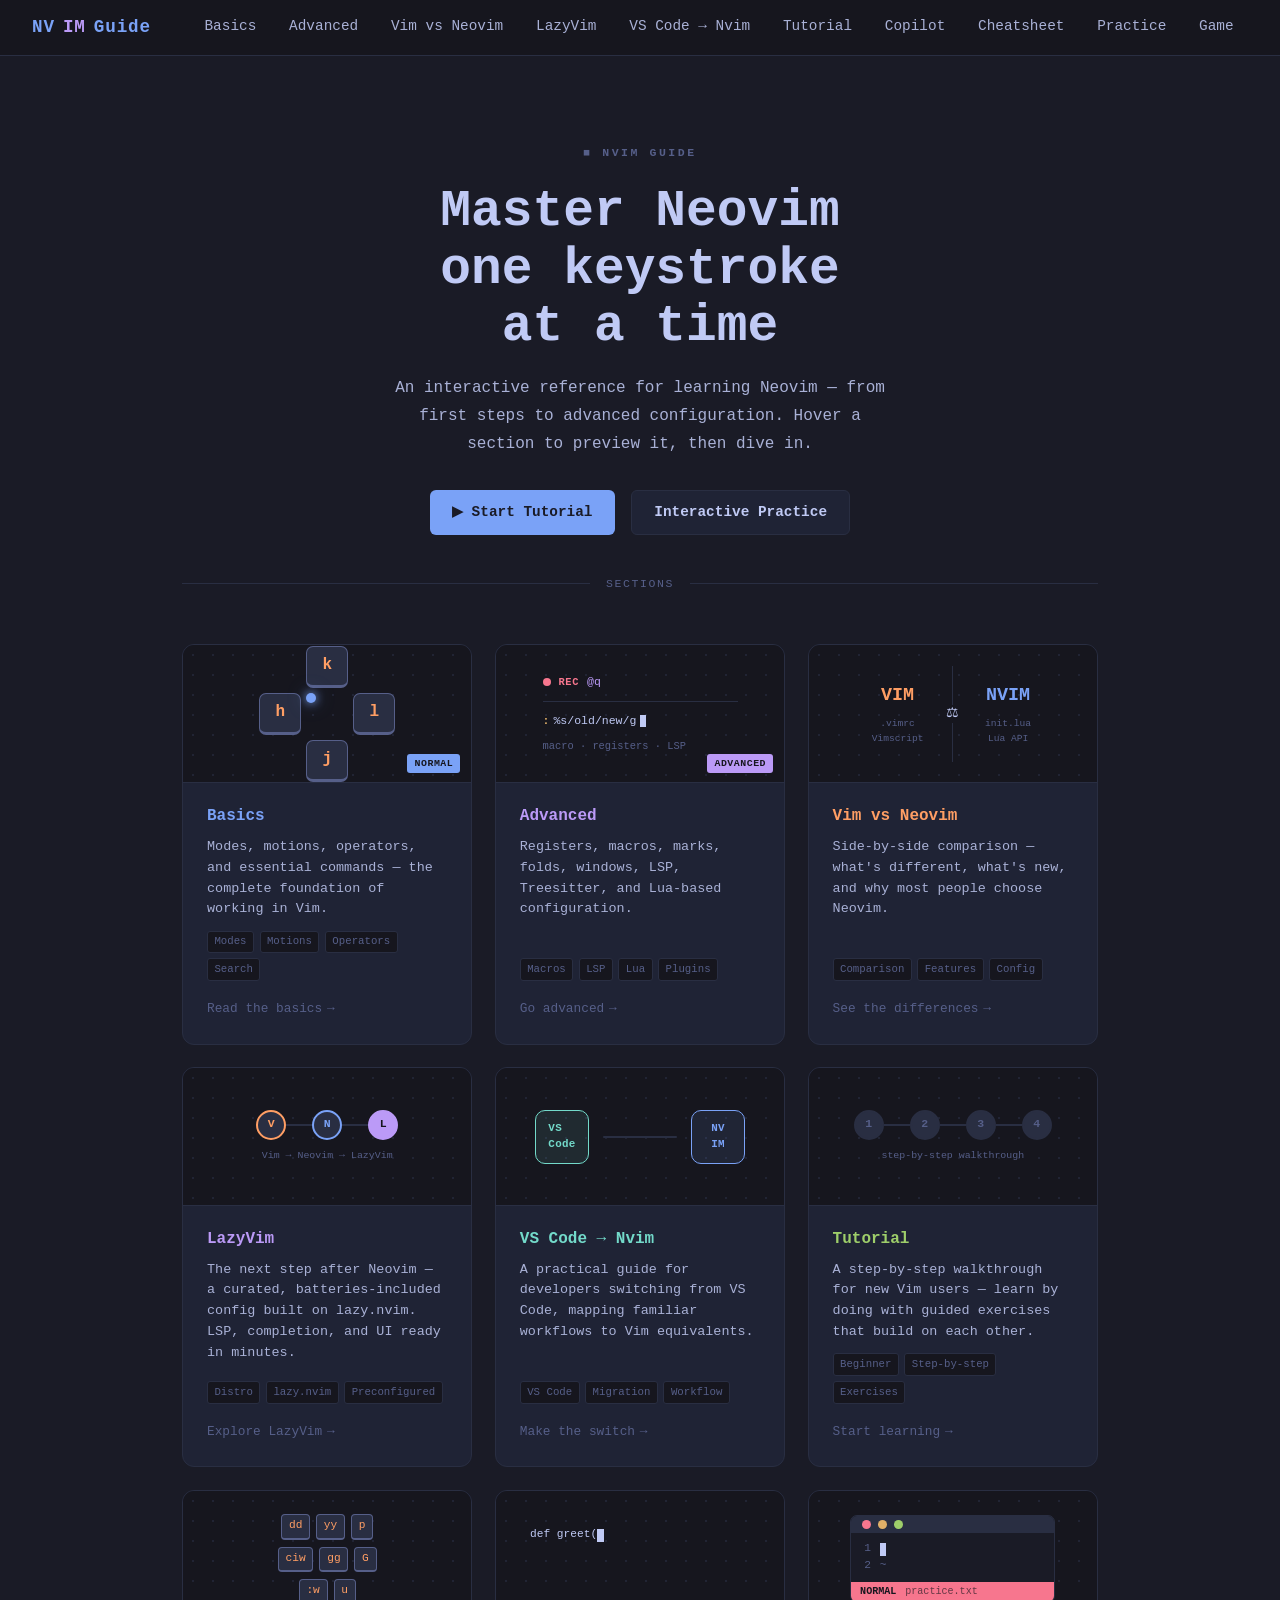
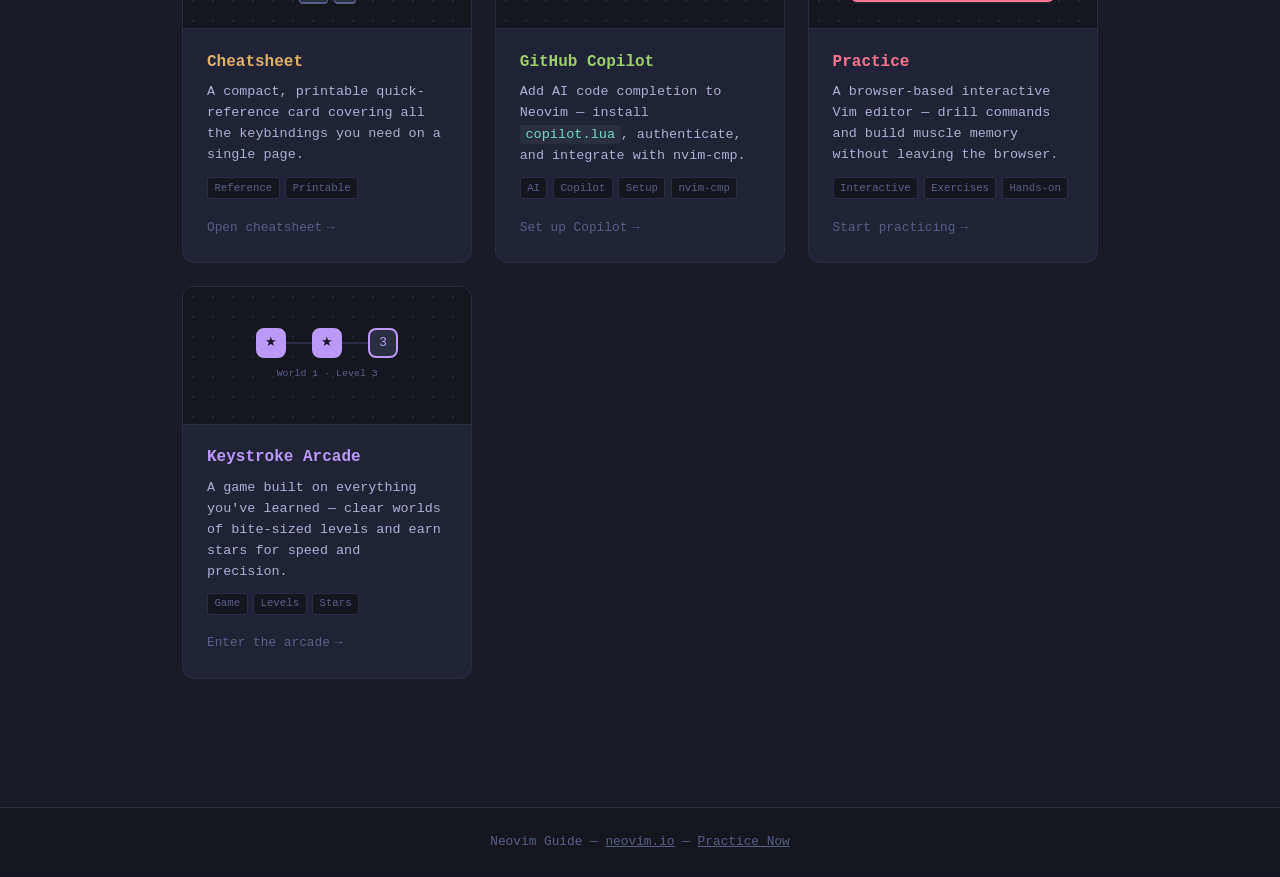
<file: index.html>
<!DOCTYPE html>
<html lang="en">
<head>
  <meta charset="UTF-8">
  <meta name="viewport" content="width=device-width, initial-scale=1.0">
  <title>NVIM Guide — Learn Neovim</title>
  <link rel="stylesheet" href="styles.css">
  <style>
    /* ── Hero ──────────────────────────────────────────── */
    .home-hero {
      text-align: center;
      padding: 5.5rem 2rem 2.5rem;
      max-width: 680px;
      margin: 0 auto;
    }
    .home-eyebrow {
      font-size: 0.72rem;
      font-weight: 700;
      letter-spacing: 0.22em;
      text-transform: uppercase;
      color: var(--fg3);
      margin-bottom: 1.3rem;
    }
    .home-hero h1 {
      font-size: 3.2rem;
      font-weight: 700;
      line-height: 1.12;
      margin-bottom: 1.2rem;
    }
    .home-hero p {
      color: var(--fg2);
      font-size: 1rem;
      max-width: 500px;
      margin: 0 auto 2rem;
      line-height: 1.75;
    }
    .sections-row {
      display: flex;
      align-items: center;
      gap: 1rem;
      margin: 0 0 1.8rem;
      color: var(--fg3);
      font-size: 0.72rem;
      text-transform: uppercase;
      letter-spacing: 0.14em;
    }
    .sections-row::before, .sections-row::after {
      content: '';
      flex: 1;
      height: 1px;
      background: var(--border);
    }

    /* ── Card grid ─────────────────────────────────────── */
    .home-grid {
      display: grid;
      grid-template-columns: repeat(auto-fill, minmax(285px, 1fr));
      gap: 1.4rem;
      max-width: 980px;
      margin: 0 auto;
      padding: 0 2rem 4rem;
    }

    .hcard {
      background: var(--bg3);
      border: 1px solid var(--border);
      border-radius: 12px;
      text-decoration: none;
      color: inherit;
      display: flex;
      flex-direction: column;
      overflow: hidden;
      transition: border-color 0.2s, transform 0.2s, box-shadow 0.2s;
      position: relative;
    }
    .hcard:hover {
      border-color: var(--ca, var(--accent));
      transform: translateY(-4px);
      box-shadow: 0 12px 36px rgba(0,0,0,0.35),
                  0 0 0 1px var(--ca, var(--accent));
    }

    /* ── Visual area ───────────────────────────────────── */
    .hc-vis {
      height: 138px;
      background: var(--bg2);
      border-bottom: 1px solid var(--border);
      display: flex;
      align-items: center;
      justify-content: center;
      position: relative;
      overflow: hidden;
    }
    /* Dot-grid background */
    .hc-vis::before {
      content: '';
      position: absolute;
      inset: 0;
      background-image: radial-gradient(var(--border) 1px, transparent 1px);
      background-size: 20px 20px;
      opacity: 0.6;
      transition: opacity 0.3s;
    }
    .hcard:hover .hc-vis::before { opacity: 1; }

    /* Accent glow overlay on hover */
    .hc-vis::after {
      content: '';
      position: absolute;
      inset: 0;
      background: var(--ca, var(--accent));
      opacity: 0;
      transition: opacity 0.3s;
      pointer-events: none;
    }
    .hcard:hover .hc-vis::after { opacity: 0.04; }

    .hc-vis > * { position: relative; z-index: 1; }

    /* ── Card body ─────────────────────────────────────── */
    .hc-body {
      padding: 1.3rem 1.5rem 1.5rem;
      display: flex;
      flex-direction: column;
      gap: 0.45rem;
      flex: 1;
    }
    .hc-title {
      font-size: 1rem;
      font-weight: 700;
      color: var(--ca, var(--accent));
    }
    .hc-desc {
      font-size: 0.84rem;
      color: var(--fg2);
      line-height: 1.55;
      flex: 1;
    }
    .hc-tags {
      display: flex;
      flex-wrap: wrap;
      gap: 0.35rem;
      margin-top: 0.2rem;
    }
    .hc-tag {
      font-size: 0.67rem;
      padding: 0.1rem 0.4rem;
      border-radius: 3px;
      background: var(--bg2);
      color: var(--fg3);
      border: 1px solid var(--border);
    }
    .hc-cta {
      font-size: 0.8rem;
      color: var(--fg3);
      margin-top: 0.7rem;
      display: inline-flex;
      align-items: center;
      gap: 0.3rem;
      transition: color 0.15s;
    }
    .hc-arr {
      display: inline-block;
      transition: transform 0.2s;
    }
    .hcard:hover .hc-cta { color: var(--ca, var(--accent)); }
    .hcard:hover .hc-arr { transform: translateX(5px); }

    /* ════════════════════════════════════════════════════
       ILLUSTRATION: BASICS — hjkl navigator
    ════════════════════════════════════════════════════ */
    .vis-hjkl {
      display: grid;
      grid-template-columns: repeat(3, 42px);
      grid-template-rows: repeat(3, 42px);
      gap: 5px;
    }
    .vk {
      width: 42px; height: 42px;
      background: var(--bg4);
      border: 1px solid var(--fg3);
      border-bottom: 3px solid var(--fg3);
      border-radius: 7px;
      display: flex; align-items: center; justify-content: center;
      font-size: 1rem; font-weight: 700;
      color: var(--orange);
    }
    .vk.empty { background: transparent; border-color: transparent; }

    @keyframes vk-light {
      0%,100% { background: var(--bg4); border-color: var(--fg3); color: var(--orange); }
      50%      { background: var(--accent); border-color: var(--accent); color: var(--bg2); border-bottom-width: 1px; }
    }
    /* Each key lights up offset in sequence: k→l→j→h */
    .hcard:hover .vk-k { animation: vk-light 2.4s ease-in-out 0.0s infinite; }
    .hcard:hover .vk-l { animation: vk-light 2.4s ease-in-out 0.6s infinite; }
    .hcard:hover .vk-j { animation: vk-light 2.4s ease-in-out 1.2s infinite; }
    .hcard:hover .vk-h { animation: vk-light 2.4s ease-in-out 1.8s infinite; }

    .vk-cursor {
      width: 10px; height: 10px;
      background: var(--accent);
      border-radius: 50%;
      box-shadow: 0 0 10px var(--accent), 0 0 20px rgba(122,162,247,0.4);
    }
    @keyframes cur-travel {
      0%   { transform: translate(0,0); }
      10%  { transform: translate(0,-47px); }
      25%  { transform: translate(0,-47px); }
      35%  { transform: translate(47px,0); }
      50%  { transform: translate(47px,0); }
      60%  { transform: translate(0,47px); }
      75%  { transform: translate(0,47px); }
      85%  { transform: translate(-47px,0); }
      95%  { transform: translate(-47px,0); }
      100% { transform: translate(0,0); }
    }
    .hcard:hover .vk-cursor { animation: cur-travel 2.4s ease-in-out infinite; }

    .vis-mode-tag {
      position: absolute;
      bottom: 9px; right: 11px;
      font-size: 0.62rem; font-weight: 700;
      padding: 0.12rem 0.45rem;
      border-radius: 3px;
      letter-spacing: 0.05em;
    }
    .vmt-normal  { background: var(--accent);  color: var(--bg2); }
    .vmt-insert  { background: var(--green);   color: var(--bg2); }
    .vmt-visual  { background: var(--accent2); color: var(--bg2); }
    .vmt-cmd     { background: var(--yellow);  color: var(--bg2); }

    /* ════════════════════════════════════════════════════
       ILLUSTRATION: ADVANCED — macro + command
    ════════════════════════════════════════════════════ */
    .vis-adv {
      font-size: 0.72rem;
      width: 195px;
      display: flex;
      flex-direction: column;
      gap: 0.5rem;
    }
    .va-row {
      display: flex;
      align-items: center;
      gap: 0.5rem;
      color: var(--fg2);
    }
    .va-dot {
      width: 8px; height: 8px;
      background: var(--red);
      border-radius: 50%;
      flex-shrink: 0;
    }
    @keyframes rec-blink { 0%,49%{opacity:1} 50%,100%{opacity:0} }
    .hcard:hover .va-dot { animation: rec-blink 1s step-start infinite; }

    .va-rec  { color: var(--red);    font-weight: 700; letter-spacing: 0.06em; font-size: 0.65rem; }
    .va-reg  { color: var(--accent2); }
    .va-hr   { height: 1px; background: var(--border); margin: 0.1rem 0; }
    .va-cmdline {
      display: flex; align-items: center; gap: 0.25rem;
    }
    .va-prompt { color: var(--yellow); font-weight: 700; }
    .va-cmd    { color: var(--fg); }
    .va-csr    {
      width: 6px; height: 12px;
      background: var(--fg);
      display: inline-block;
      animation: rec-blink 1.1s step-start infinite;
    }
    .va-hint   { color: var(--fg3); font-size: 0.65rem; }

    /* ════════════════════════════════════════════════════
       ILLUSTRATION: VIM vs NVIM — split
    ════════════════════════════════════════════════════ */
    .vis-split {
      display: flex;
      width: 220px;
      height: 96px;
    }
    .vs-side {
      flex: 1;
      display: flex;
      flex-direction: column;
      align-items: center;
      justify-content: center;
      gap: 0.35rem;
    }
    .vs-name {
      font-size: 1.15rem;
      font-weight: 700;
    }
    .vs-name.vim  { color: var(--orange); }
    .vs-name.nvim { color: var(--accent); }
    .vs-sub {
      font-size: 0.6rem;
      color: var(--fg3);
      text-align: center;
      line-height: 1.6;
    }
    .vs-divider {
      width: 1px;
      background: var(--border);
      position: relative;
      display: flex;
      align-items: center;
      justify-content: center;
      flex-shrink: 0;
    }
    .vs-divider span {
      background: var(--bg2);
      padding: 2px 1px;
      font-size: 0.85rem;
      line-height: 1;
    }
    @keyframes split-pulse {
      0%,100% { box-shadow: none; }
      50%      { box-shadow: -3px 0 14px rgba(255,158,100,0.25), 3px 0 14px rgba(122,162,247,0.25); }
    }
    .hcard:hover .vs-divider { animation: split-pulse 2s ease-in-out infinite; }

    /* ════════════════════════════════════════════════════
       ILLUSTRATION: VS CODE → NVIM — flowing arrow
    ════════════════════════════════════════════════════ */
    .vis-migrate {
      display: flex;
      align-items: center;
      gap: 0.9rem;
      width: 210px;
    }
    .vm-badge {
      width: 54px; height: 54px;
      border-radius: 10px;
      display: flex;
      flex-direction: column;
      align-items: center;
      justify-content: center;
      font-size: 0.68rem;
      font-weight: 700;
      letter-spacing: 0.03em;
      flex-shrink: 0;
      line-height: 1.4;
    }
    .vm-badge.vsc {
      background: rgba(115,218,202,0.1);
      border: 1px solid var(--teal);
      color: var(--teal);
    }
    .vm-badge.nv {
      background: rgba(122,162,247,0.1);
      border: 1px solid var(--accent);
      color: var(--accent);
    }
    .vm-track {
      flex: 1;
      height: 2px;
      background: var(--border);
      position: relative;
      overflow: hidden;
      border-radius: 2px;
    }
    .vm-ball {
      position: absolute;
      top: 0; left: -30%;
      width: 30%;
      height: 100%;
      background: linear-gradient(90deg, transparent, var(--teal));
      border-radius: 2px;
    }
    @keyframes flow { 0%{left:-30%} 100%{left:100%} }
    .hcard:hover .vm-ball { animation: flow 0.9s linear infinite; }

    /* ════════════════════════════════════════════════════
       ILLUSTRATION: TUTORIAL — progress steps
    ════════════════════════════════════════════════════ */
    .vis-steps {
      display: flex;
      flex-direction: column;
      align-items: center;
      gap: 0.5rem;
    }
    .vs-steps-row {
      display: flex;
      align-items: center;
    }
    .vst-dot {
      width: 30px; height: 30px;
      border-radius: 50%;
      background: var(--bg4);
      border: 2px solid var(--border);
      display: flex; align-items: center; justify-content: center;
      font-size: 0.72rem; font-weight: 700;
      color: var(--fg3);
      flex-shrink: 0;
    }
    .vst-line {
      width: 26px; height: 2px;
      background: var(--border);
      position: relative;
      overflow: hidden;
      flex-shrink: 0;
    }
    .vst-line::after {
      content: '';
      position: absolute;
      top: 0; left: -100%;
      width: 100%; height: 100%;
      background: var(--green);
    }
    @keyframes s-fill { 0%,10%{left:-100%} 60%,100%{left:0} }
    @keyframes d-on   { 0%,30%{background:var(--bg4);border-color:var(--border);color:var(--fg3)}
                        60%,100%{background:var(--green);border-color:var(--green);color:var(--bg2)} }

    .hcard:hover .vst-d1 { animation: d-on 3.2s 0.0s ease-in-out infinite; }
    .hcard:hover .vst-d2 { animation: d-on 3.2s 0.4s ease-in-out infinite; }
    .hcard:hover .vst-d3 { animation: d-on 3.2s 0.8s ease-in-out infinite; }
    .hcard:hover .vst-d4 { animation: d-on 3.2s 1.2s ease-in-out infinite; }
    .hcard:hover .vst-l1::after { animation: s-fill 3.2s 0.2s ease-in-out infinite; }
    .hcard:hover .vst-l2::after { animation: s-fill 3.2s 0.6s ease-in-out infinite; }
    .hcard:hover .vst-l3::after { animation: s-fill 3.2s 1.0s ease-in-out infinite; }

    .vst-label { font-size: 0.62rem; color: var(--fg3); }

    /* ════════════════════════════════════════════════════
       ILLUSTRATION: CHEATSHEET — key wave
    ════════════════════════════════════════════════════ */
    .vis-keys {
      display: flex;
      flex-direction: column;
      gap: 7px;
      align-items: center;
    }
    .vkeys-row { display: flex; gap: 6px; }
    .vkb {
      background: var(--bg4);
      border: 1px solid var(--fg3);
      border-bottom: 2px solid var(--fg3);
      border-radius: 4px;
      padding: 0.14rem 0.42rem;
      font-size: 0.7rem;
      color: var(--orange);
      white-space: nowrap;
    }
    @keyframes kpop {
      0%,100% { transform: translateY(0); background: var(--bg4); color: var(--orange); border-color: var(--fg3); border-bottom-width: 2px; }
      35%,65% { transform: translateY(1px); background: var(--ca,var(--accent)); color: var(--bg2); border-color: var(--ca,var(--accent)); border-bottom-width: 1px; }
    }
    .hcard:hover .vkeys-row:nth-child(1) .vkb:nth-child(1) { animation: kpop 1.8s 0.00s ease-in-out infinite; }
    .hcard:hover .vkeys-row:nth-child(1) .vkb:nth-child(2) { animation: kpop 1.8s 0.18s ease-in-out infinite; }
    .hcard:hover .vkeys-row:nth-child(1) .vkb:nth-child(3) { animation: kpop 1.8s 0.36s ease-in-out infinite; }
    .hcard:hover .vkeys-row:nth-child(2) .vkb:nth-child(1) { animation: kpop 1.8s 0.54s ease-in-out infinite; }
    .hcard:hover .vkeys-row:nth-child(2) .vkb:nth-child(2) { animation: kpop 1.8s 0.72s ease-in-out infinite; }
    .hcard:hover .vkeys-row:nth-child(2) .vkb:nth-child(3) { animation: kpop 1.8s 0.90s ease-in-out infinite; }
    .hcard:hover .vkeys-row:nth-child(3) .vkb:nth-child(1) { animation: kpop 1.8s 1.08s ease-in-out infinite; }
    .hcard:hover .vkeys-row:nth-child(3) .vkb:nth-child(2) { animation: kpop 1.8s 1.26s ease-in-out infinite; }

    /* ════════════════════════════════════════════════════
       ILLUSTRATION: PRACTICE — fake Vim terminal
    ════════════════════════════════════════════════════ */
    .vis-term {
      width: 205px;
      background: var(--bg);
      border: 1px solid var(--border);
      border-radius: 7px;
      overflow: hidden;
      font-size: 0.7rem;
    }
    .vt-bar {
      background: var(--bg4);
      padding: 0.22rem 0.65rem;
      display: flex;
      align-items: center;
      gap: 0.45rem;
      border-bottom: 1px solid var(--border);
    }
    .vt-dot { width: 9px; height: 9px; border-radius: 50%; }
    .vt-dot.r { background: var(--red); }
    .vt-dot.y { background: var(--yellow); }
    .vt-dot.g { background: var(--green); }
    .vt-body {
      padding: 0.45rem 0.6rem;
    }
    .vt-line {
      display: flex;
      align-items: center;
      height: 17px;
    }
    .vt-ln {
      color: var(--fg3);
      margin-right: 0.55rem;
      width: 10px;
      text-align: right;
      flex-shrink: 0;
    }
    .vt-tilde { color: var(--fg3); }
    .vt-typing {
      overflow: hidden;
      white-space: nowrap;
      color: var(--fg);
      width: 0;
    }
    @keyframes typing {
      0%   { width: 0; }
      25%  { width: 6ch; }
      55%  { width: 6ch; }
      80%  { width: 12ch; }
      100% { width: 12ch; }
    }
    .hcard:hover .vt-typing { animation: typing 3s steps(12, end) infinite; }
    .vt-csr {
      width: 6px; height: 13px;
      background: var(--fg);
      display: inline-block;
      animation: rec-blink 1.1s step-start infinite;
    }
    .vt-status {
      background: var(--red);
      color: var(--bg2);
      padding: 0.14rem 0.55rem;
      font-weight: 700;
      font-size: 0.63rem;
      display: flex;
      gap: 0.55rem;
    }
    .vt-status .vts-file { opacity: 0.65; font-weight: 400; }

    /* ════════════════════════════════════════════════════
       ILLUSTRATION: COPILOT — ghost text suggestion
    ════════════════════════════════════════════════════ */
    .vis-copilot {
      width: 220px;
      font-size: 0.7rem;
      display: flex;
      flex-direction: column;
      gap: 3px;
    }
    .vc-line {
      display: flex;
      align-items: center;
      height: 19px;
      white-space: nowrap;
    }
    .vc-code  { color: var(--fg); }
    .vc-ghost { color: var(--fg3); opacity: 0; transition: opacity 0.3s; }
    @keyframes ghost-in {
      0%,15%  { opacity: 0; }
      35%,75% { opacity: 1; }
      90%,100%{ opacity: 0; }
    }
    .hcard:hover .vc-ghost { animation: ghost-in 2.6s ease-in-out infinite; }
    .vc-cursor-block {
      display: inline-block;
      width: 7px; height: 13px;
      background: var(--fg);
      flex-shrink: 0;
      animation: rec-blink 1.1s step-start infinite;
    }
    .vc-tab-hint {
      font-size: 0.58rem;
      color: var(--fg3);
      background: var(--bg4);
      border: 1px solid var(--border);
      border-radius: 3px;
      padding: 0.08rem 0.35rem;
      opacity: 0;
      align-self: flex-start;
      margin-top: 4px;
    }
    .hcard:hover .vc-tab-hint { animation: ghost-in 2.6s 0.2s ease-in-out infinite; }

    /* ════════════════════════════════════════════════════
       ILLUSTRATION: GAME — arcade level path
    ════════════════════════════════════════════════════ */
    .vis-arcade {
      display: flex;
      flex-direction: column;
      align-items: center;
      gap: 0.5rem;
    }
    .varc-row {
      display: flex;
      align-items: center;
    }
    .varc-node {
      width: 30px; height: 30px;
      border-radius: 8px;
      background: var(--bg4);
      border: 2px solid var(--border);
      display: flex; align-items: center; justify-content: center;
      font-size: 0.8rem;
      color: var(--fg3);
      flex-shrink: 0;
    }
    .varc-node.done {
      background: var(--ca, var(--accent2));
      border-color: var(--ca, var(--accent2));
      color: var(--bg2);
    }
    .varc-node.current {
      border-color: var(--ca, var(--accent2));
      color: var(--ca, var(--accent2));
    }
    .varc-line {
      width: 26px; height: 2px;
      background: var(--border);
      position: relative;
      overflow: hidden;
      flex-shrink: 0;
    }
    .varc-line::after {
      content: '';
      position: absolute;
      top: 0; left: -100%;
      width: 100%; height: 100%;
      background: var(--ca, var(--accent2));
    }
    @keyframes varc-fill { 0%,15% { left: -100%; } 65%,100% { left: 0; } }
    @keyframes varc-pulse {
      0%,100% { box-shadow: none; }
      50%      { box-shadow: 0 0 0 4px rgba(187,154,247,0.18); }
    }
    .hcard:hover .varc-l1::after { animation: varc-fill 3s 0.2s ease-in-out infinite; }
    .hcard:hover .varc-l2::after { animation: varc-fill 3s 0.7s ease-in-out infinite; }
    .hcard:hover .varc-node.current { animation: varc-pulse 1.6s ease-in-out infinite; }

    .varc-label { font-size: 0.62rem; color: var(--fg3); }

    /* ── Responsive ────────────────────────────────────── */
    @media (max-width: 700px) {
      .home-grid { grid-template-columns: 1fr; padding: 0 1rem 3rem; }
      .home-hero h1 { font-size: 2.2rem; }
    }
  </style>
</head>
<body>

<nav>
  <a class="nav-logo" href="index.html">NV<span>IM</span> Guide</a>
  <ul>
    <li><a href="basics.html">Basics</a></li>
    <li><a href="advanced.html">Advanced</a></li>
    <li><a href="vs-vim.html">Vim vs Neovim</a></li>
    <li><a href="lazyvim.html">LazyVim</a></li>
    <li><a href="vscode-to-nvim.html">VS Code → Nvim</a></li>
    <li><a href="tutorial.html">Tutorial</a></li>
    <li><a href="copilot.html">Copilot</a></li>
    <li><a href="cheatsheet.html">Cheatsheet</a></li>
    <li><a href="practice.html">Practice</a></li>
    <li><a href="game.html">Game</a></li>
  </ul>
</nav>

<div class="home-hero">
  <div class="home-eyebrow">&#9632; NVIM Guide</div>
  <h1>
    Master <span class="hl-accent">Neovim</span><br>
    one keystroke<br>
    at a <span class="hl-green">time</span>
  </h1>
  <p>
    An interactive reference for learning Neovim — from first steps to advanced configuration.
    Hover a section to preview it, then dive in.
  </p>
  <div class="btn-row">
    <a href="tutorial.html" class="btn btn-primary">&#9654; Start Tutorial</a>
    <a href="practice.html" class="btn btn-secondary">Interactive Practice</a>
  </div>
</div>

<div class="home-grid">
  <div class="sections-row" style="grid-column: 1/-1;">Sections</div>

  <!-- ── BASICS ──────────────────────────────────────── -->
  <a href="basics.html" class="hcard" style="--ca: var(--accent)">
    <div class="hc-vis">
      <div class="vis-hjkl">
        <div class="vk empty"></div>
        <div class="vk vk-k">k</div>
        <div class="vk empty"></div>
        <div class="vk vk-h">h</div>
        <div class="vk-cursor"></div>
        <div class="vk vk-l">l</div>
        <div class="vk empty"></div>
        <div class="vk vk-j">j</div>
        <div class="vk empty"></div>
      </div>
      <div class="vis-mode-tag vmt-normal">NORMAL</div>
    </div>
    <div class="hc-body">
      <div class="hc-title">Basics</div>
      <div class="hc-desc">Modes, motions, operators, and essential commands — the complete foundation of working in Vim.</div>
      <div class="hc-tags">
        <span class="hc-tag">Modes</span>
        <span class="hc-tag">Motions</span>
        <span class="hc-tag">Operators</span>
        <span class="hc-tag">Search</span>
      </div>
      <div class="hc-cta">Read the basics <span class="hc-arr">→</span></div>
    </div>
  </a>

  <!-- ── ADVANCED ────────────────────────────────────── -->
  <a href="advanced.html" class="hcard" style="--ca: var(--accent2)">
    <div class="hc-vis">
      <div class="vis-adv">
        <div class="va-row">
          <div class="va-dot"></div>
          <span class="va-rec">REC</span>
          <span class="va-reg">@q</span>
        </div>
        <div class="va-hr"></div>
        <div class="va-cmdline">
          <span class="va-prompt">:</span>
          <span class="va-cmd">%s/old/new/g</span>
          <div class="va-csr"></div>
        </div>
        <div class="va-row va-hint">macro · registers · LSP</div>
      </div>
      <div class="vis-mode-tag" style="background:var(--accent2);color:var(--bg2)">ADVANCED</div>
    </div>
    <div class="hc-body">
      <div class="hc-title">Advanced</div>
      <div class="hc-desc">Registers, macros, marks, folds, windows, LSP, Treesitter, and Lua-based configuration.</div>
      <div class="hc-tags">
        <span class="hc-tag">Macros</span>
        <span class="hc-tag">LSP</span>
        <span class="hc-tag">Lua</span>
        <span class="hc-tag">Plugins</span>
      </div>
      <div class="hc-cta">Go advanced <span class="hc-arr">→</span></div>
    </div>
  </a>

  <!-- ── VIM vs NVIM ──────────────────────────────────── -->
  <a href="vs-vim.html" class="hcard" style="--ca: var(--orange)">
    <div class="hc-vis">
      <div class="vis-split">
        <div class="vs-side">
          <div class="vs-name vim">VIM</div>
          <div class="vs-sub">.vimrc<br>Vimscript</div>
        </div>
        <div class="vs-divider"><span>⚖</span></div>
        <div class="vs-side">
          <div class="vs-name nvim">NVIM</div>
          <div class="vs-sub">init.lua<br>Lua API</div>
        </div>
      </div>
    </div>
    <div class="hc-body">
      <div class="hc-title">Vim vs Neovim</div>
      <div class="hc-desc">Side-by-side comparison — what's different, what's new, and why most people choose Neovim.</div>
      <div class="hc-tags">
        <span class="hc-tag">Comparison</span>
        <span class="hc-tag">Features</span>
        <span class="hc-tag">Config</span>
      </div>
      <div class="hc-cta">See the differences <span class="hc-arr">→</span></div>
    </div>
  </a>

  <!-- ── LAZYVIM ──────────────────────────────────────── -->
  <a href="lazyvim.html" class="hcard" style="--ca: var(--accent2)">
    <div class="hc-vis">
      <div class="vis-steps">
        <div class="vs-steps-row">
          <div class="vst-dot vst-d1" style="color:var(--orange);border-color:var(--orange);">V</div>
          <div class="vst-line vst-l1"></div>
          <div class="vst-dot vst-d2" style="color:var(--accent);border-color:var(--accent);">N</div>
          <div class="vst-line vst-l2"></div>
          <div class="vst-dot vst-d3" style="background:var(--accent2);border-color:var(--accent2);color:var(--bg2);">L</div>
        </div>
        <div class="vst-label">Vim → Neovim → LazyVim</div>
      </div>
    </div>
    <div class="hc-body">
      <div class="hc-title">LazyVim</div>
      <div class="hc-desc">The next step after Neovim — a curated, batteries-included config built on lazy.nvim. LSP, completion, and UI ready in minutes.</div>
      <div class="hc-tags">
        <span class="hc-tag">Distro</span>
        <span class="hc-tag">lazy.nvim</span>
        <span class="hc-tag">Preconfigured</span>
      </div>
      <div class="hc-cta">Explore LazyVim <span class="hc-arr">→</span></div>
    </div>
  </a>

  <!-- ── VS CODE → NVIM ──────────────────────────────── -->
  <a href="vscode-to-nvim.html" class="hcard" style="--ca: var(--teal)">
    <div class="hc-vis">
      <div class="vis-migrate">
        <div class="vm-badge vsc">VS<br>Code</div>
        <div class="vm-track"><div class="vm-ball"></div></div>
        <div class="vm-badge nv">NV<br>IM</div>
      </div>
    </div>
    <div class="hc-body">
      <div class="hc-title">VS Code → Nvim</div>
      <div class="hc-desc">A practical guide for developers switching from VS Code, mapping familiar workflows to Vim equivalents.</div>
      <div class="hc-tags">
        <span class="hc-tag">VS Code</span>
        <span class="hc-tag">Migration</span>
        <span class="hc-tag">Workflow</span>
      </div>
      <div class="hc-cta">Make the switch <span class="hc-arr">→</span></div>
    </div>
  </a>

  <!-- ── TUTORIAL ─────────────────────────────────────── -->
  <a href="tutorial.html" class="hcard" style="--ca: var(--green)">
    <div class="hc-vis">
      <div class="vis-steps">
        <div class="vs-steps-row">
          <div class="vst-dot vst-d1">1</div>
          <div class="vst-line vst-l1"></div>
          <div class="vst-dot vst-d2">2</div>
          <div class="vst-line vst-l2"></div>
          <div class="vst-dot vst-d3">3</div>
          <div class="vst-line vst-l3"></div>
          <div class="vst-dot vst-d4">4</div>
        </div>
        <div class="vst-label">step-by-step walkthrough</div>
      </div>
    </div>
    <div class="hc-body">
      <div class="hc-title">Tutorial</div>
      <div class="hc-desc">A step-by-step walkthrough for new Vim users — learn by doing with guided exercises that build on each other.</div>
      <div class="hc-tags">
        <span class="hc-tag">Beginner</span>
        <span class="hc-tag">Step-by-step</span>
        <span class="hc-tag">Exercises</span>
      </div>
      <div class="hc-cta">Start learning <span class="hc-arr">→</span></div>
    </div>
  </a>

  <!-- ── CHEATSHEET ────────────────────────────────────── -->
  <a href="cheatsheet.html" class="hcard" style="--ca: var(--yellow)">
    <div class="hc-vis">
      <div class="vis-keys">
        <div class="vkeys-row">
          <span class="vkb">dd</span>
          <span class="vkb">yy</span>
          <span class="vkb">p</span>
        </div>
        <div class="vkeys-row">
          <span class="vkb">ciw</span>
          <span class="vkb">gg</span>
          <span class="vkb">G</span>
        </div>
        <div class="vkeys-row">
          <span class="vkb">:w</span>
          <span class="vkb">u</span>
        </div>
      </div>
    </div>
    <div class="hc-body">
      <div class="hc-title">Cheatsheet</div>
      <div class="hc-desc">A compact, printable quick-reference card covering all the keybindings you need on a single page.</div>
      <div class="hc-tags">
        <span class="hc-tag">Reference</span>
        <span class="hc-tag">Printable</span>
      </div>
      <div class="hc-cta">Open cheatsheet <span class="hc-arr">→</span></div>
    </div>
  </a>

  <!-- ── COPILOT ──────────────────────────────────────── -->
  <a href="copilot.html" class="hcard" style="--ca: var(--green)">
    <div class="hc-vis">
      <div class="vis-copilot">
        <div class="vc-line">
          <span class="vc-code">def greet(</span><span class="vc-cursor-block"></span><span class="vc-ghost">name: str) -> str:</span>
        </div>
        <div class="vc-line">
          <span class="vc-ghost">&nbsp;&nbsp;return f"Hello, {name}!"</span>
        </div>
        <div class="vc-tab-hint">Tab to accept</div>
      </div>
    </div>
    <div class="hc-body">
      <div class="hc-title">GitHub Copilot</div>
      <div class="hc-desc">Add AI code completion to Neovim — install <code>copilot.lua</code>, authenticate, and integrate with nvim-cmp.</div>
      <div class="hc-tags">
        <span class="hc-tag">AI</span>
        <span class="hc-tag">Copilot</span>
        <span class="hc-tag">Setup</span>
        <span class="hc-tag">nvim-cmp</span>
      </div>
      <div class="hc-cta">Set up Copilot <span class="hc-arr">→</span></div>
    </div>
  </a>

  <!-- ── PRACTICE ─────────────────────────────────────── -->
  <a href="practice.html" class="hcard" style="--ca: var(--red)">
    <div class="hc-vis">
      <div class="vis-term">
        <div class="vt-bar">
          <div class="vt-dot r"></div>
          <div class="vt-dot y"></div>
          <div class="vt-dot g"></div>
        </div>
        <div class="vt-body">
          <div class="vt-line">
            <span class="vt-ln">1</span>
            <span class="vt-typing">Hello, Neovim</span><div class="vt-csr"></div>
          </div>
          <div class="vt-line">
            <span class="vt-ln">2</span>
            <span class="vt-tilde">~</span>
          </div>
        </div>
        <div class="vt-status">
          <span>NORMAL</span>
          <span class="vts-file">practice.txt</span>
        </div>
      </div>
    </div>
    <div class="hc-body">
      <div class="hc-title">Practice</div>
      <div class="hc-desc">A browser-based interactive Vim editor — drill commands and build muscle memory without leaving the browser.</div>
      <div class="hc-tags">
        <span class="hc-tag">Interactive</span>
        <span class="hc-tag">Exercises</span>
        <span class="hc-tag">Hands-on</span>
      </div>
      <div class="hc-cta">Start practicing <span class="hc-arr">→</span></div>
    </div>
  </a>

  <!-- ── GAME ─────────────────────────────────────────── -->
  <a href="game.html" class="hcard" style="--ca: var(--accent2)">
    <div class="hc-vis">
      <div class="vis-arcade">
        <div class="varc-row">
          <div class="varc-node done">★</div>
          <div class="varc-line varc-l1"></div>
          <div class="varc-node done">★</div>
          <div class="varc-line varc-l2"></div>
          <div class="varc-node current">3</div>
        </div>
        <div class="varc-label">World 1 &middot; Level 3</div>
      </div>
    </div>
    <div class="hc-body">
      <div class="hc-title">Keystroke Arcade</div>
      <div class="hc-desc">A game built on everything you've learned — clear worlds of bite-sized levels and earn stars for speed and precision.</div>
      <div class="hc-tags">
        <span class="hc-tag">Game</span>
        <span class="hc-tag">Levels</span>
        <span class="hc-tag">Stars</span>
      </div>
      <div class="hc-cta">Enter the arcade <span class="hc-arr">→</span></div>
    </div>
  </a>

</div>

<footer>
  <p>Neovim Guide &mdash; <a href="https://neovim.io" target="_blank">neovim.io</a> &mdash; <a href="practice.html">Practice Now</a></p>
</footer>

</body>
</html>
</file>
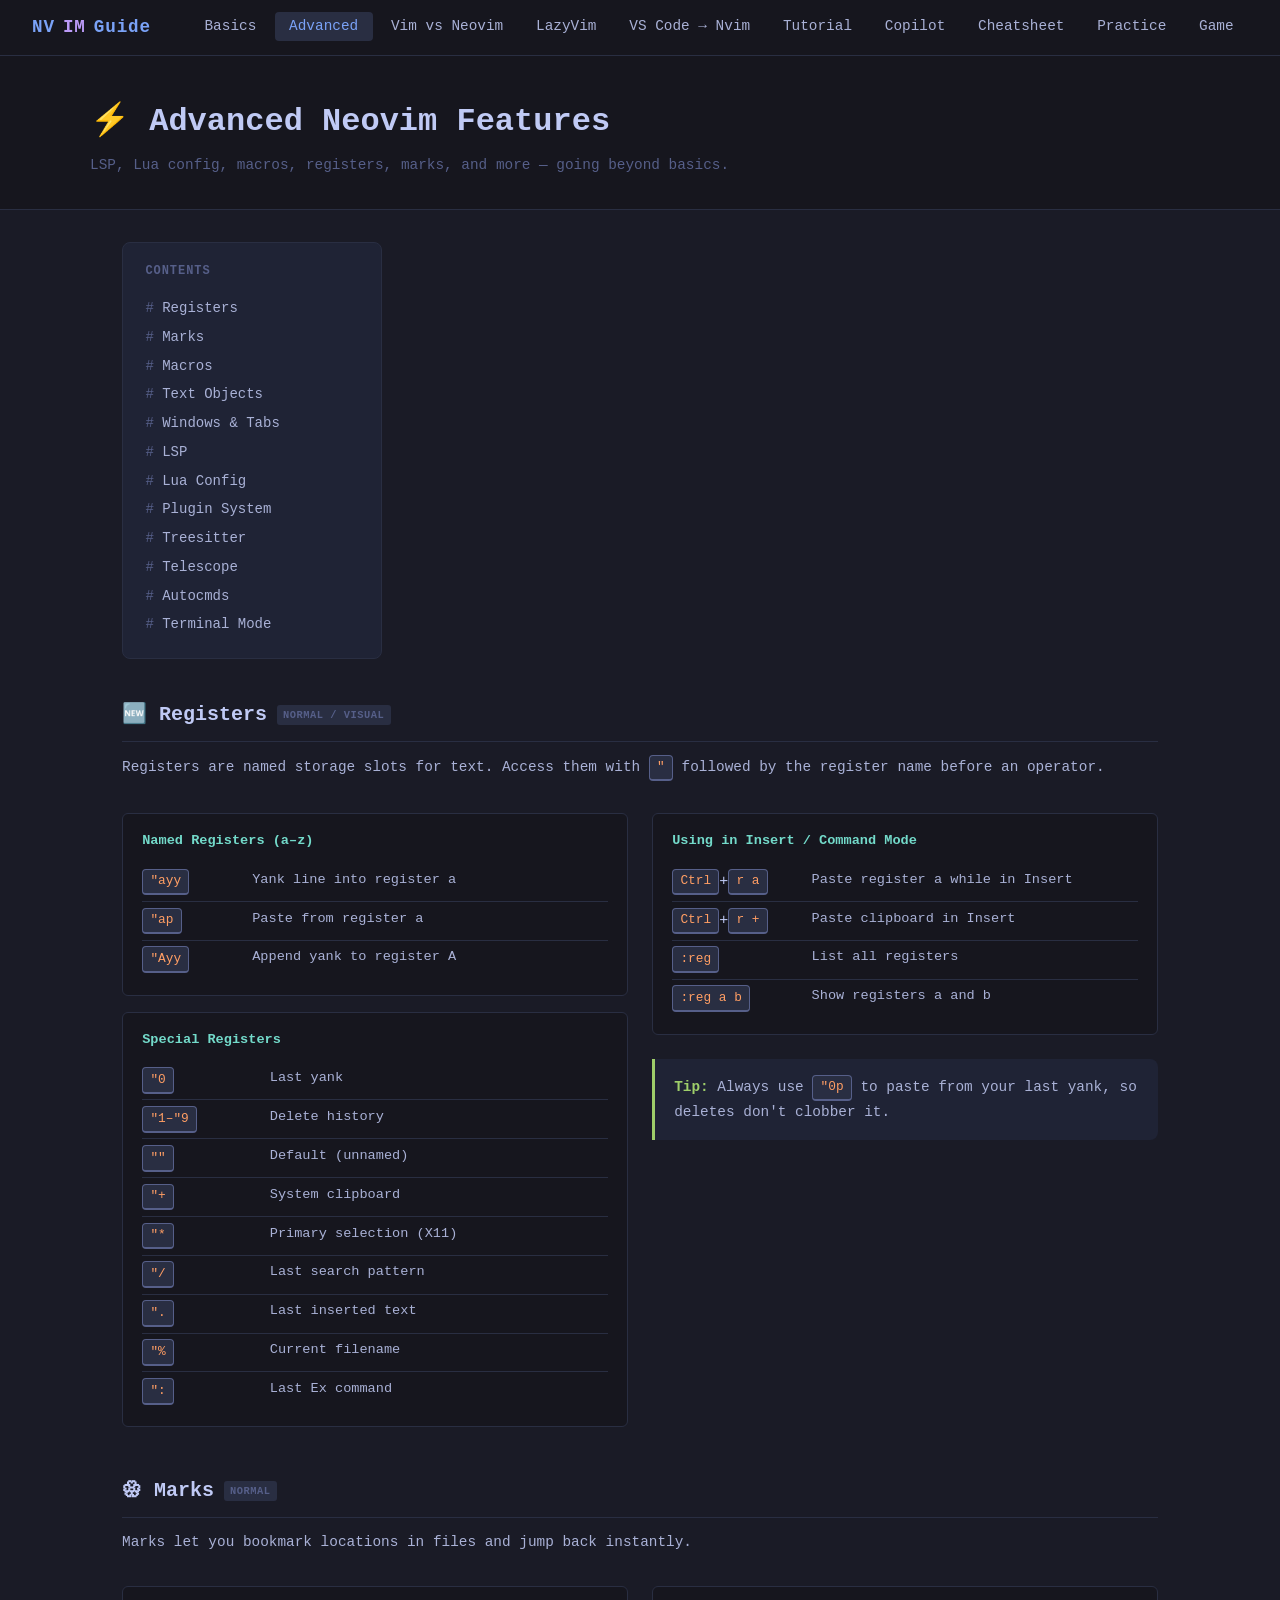
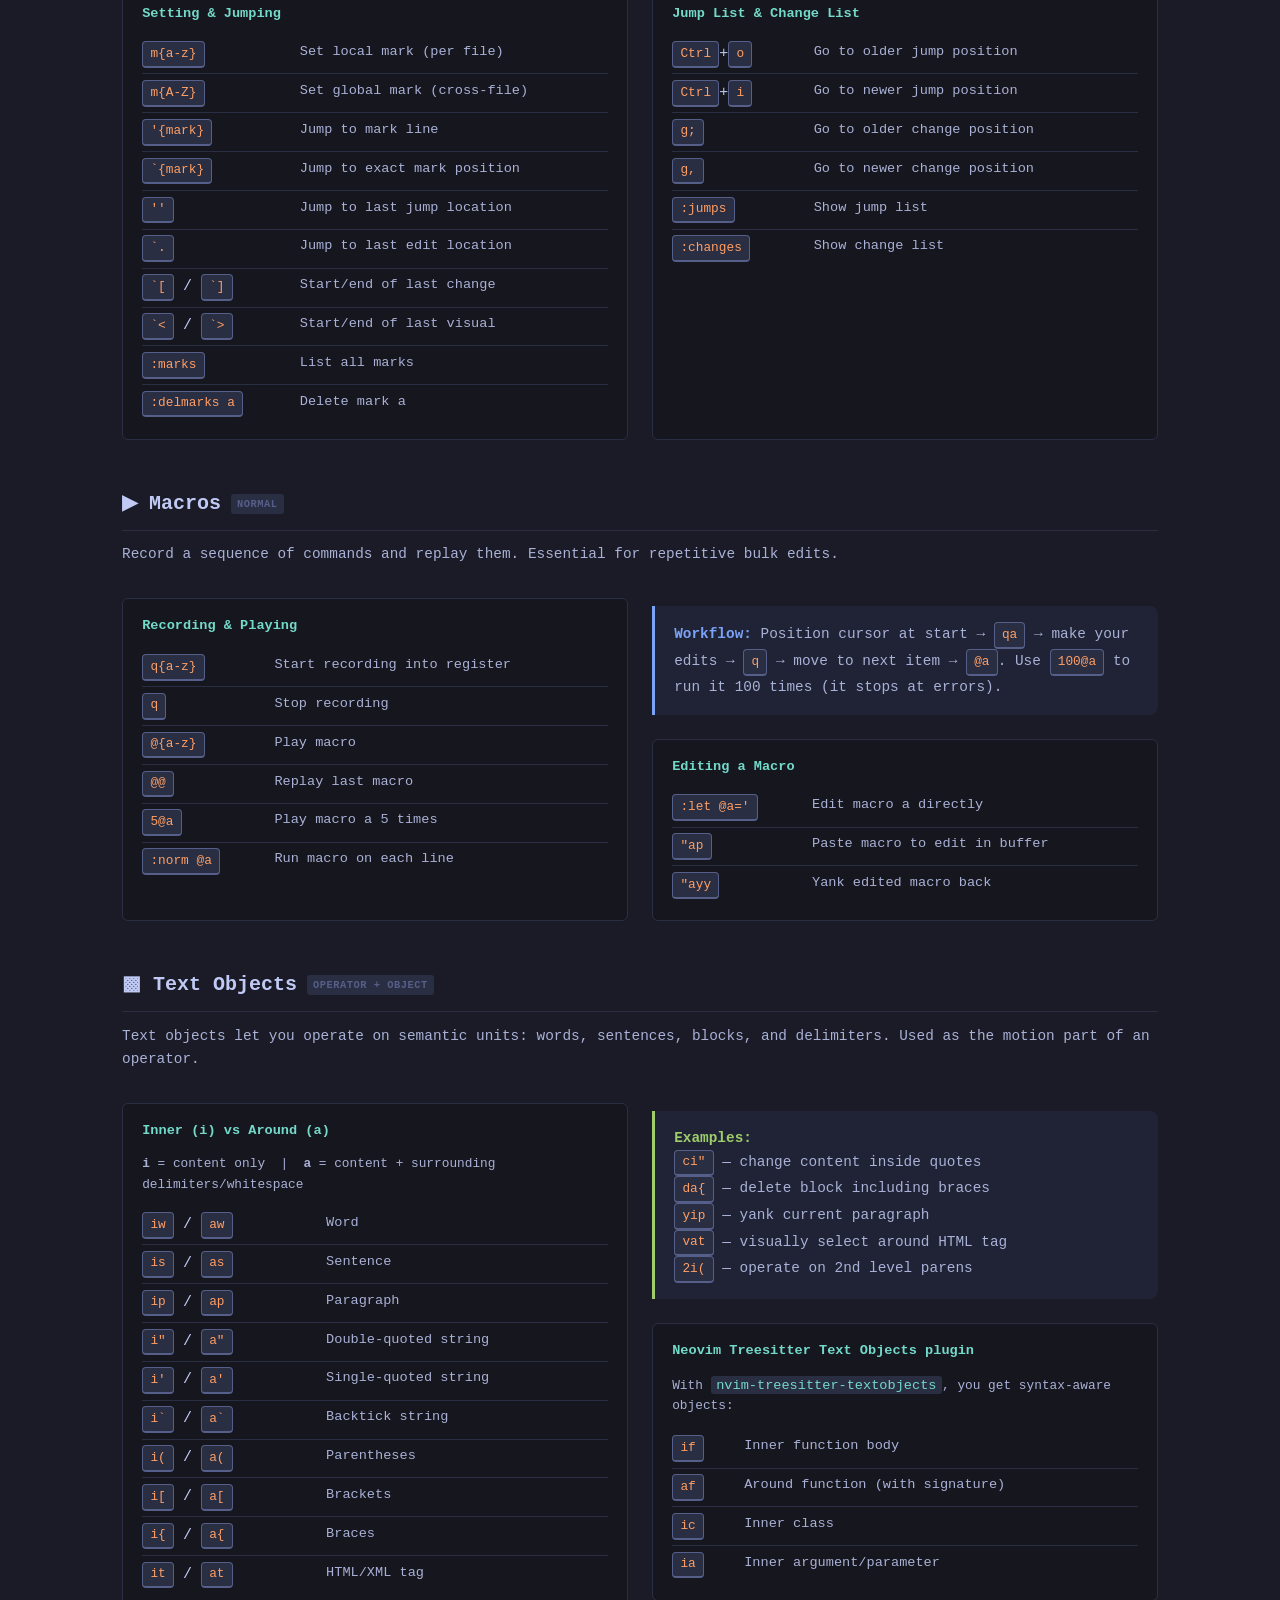
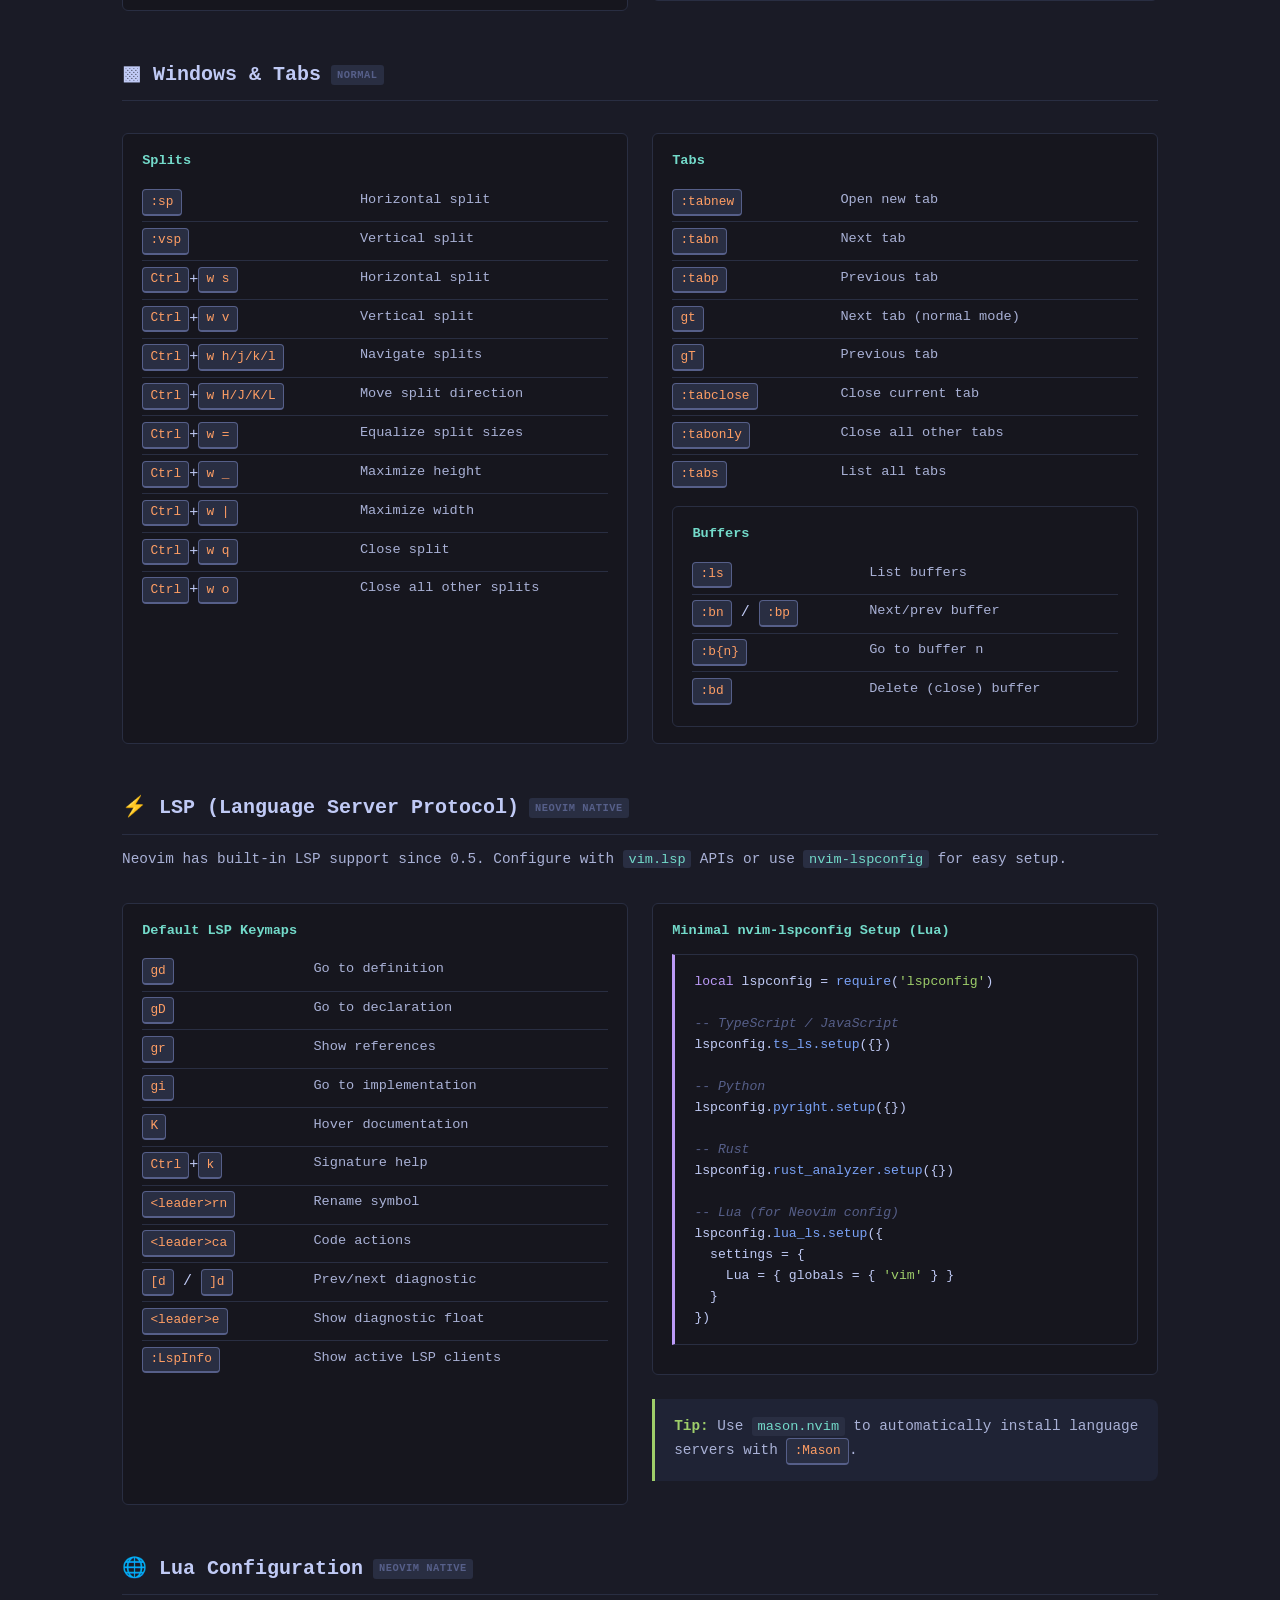
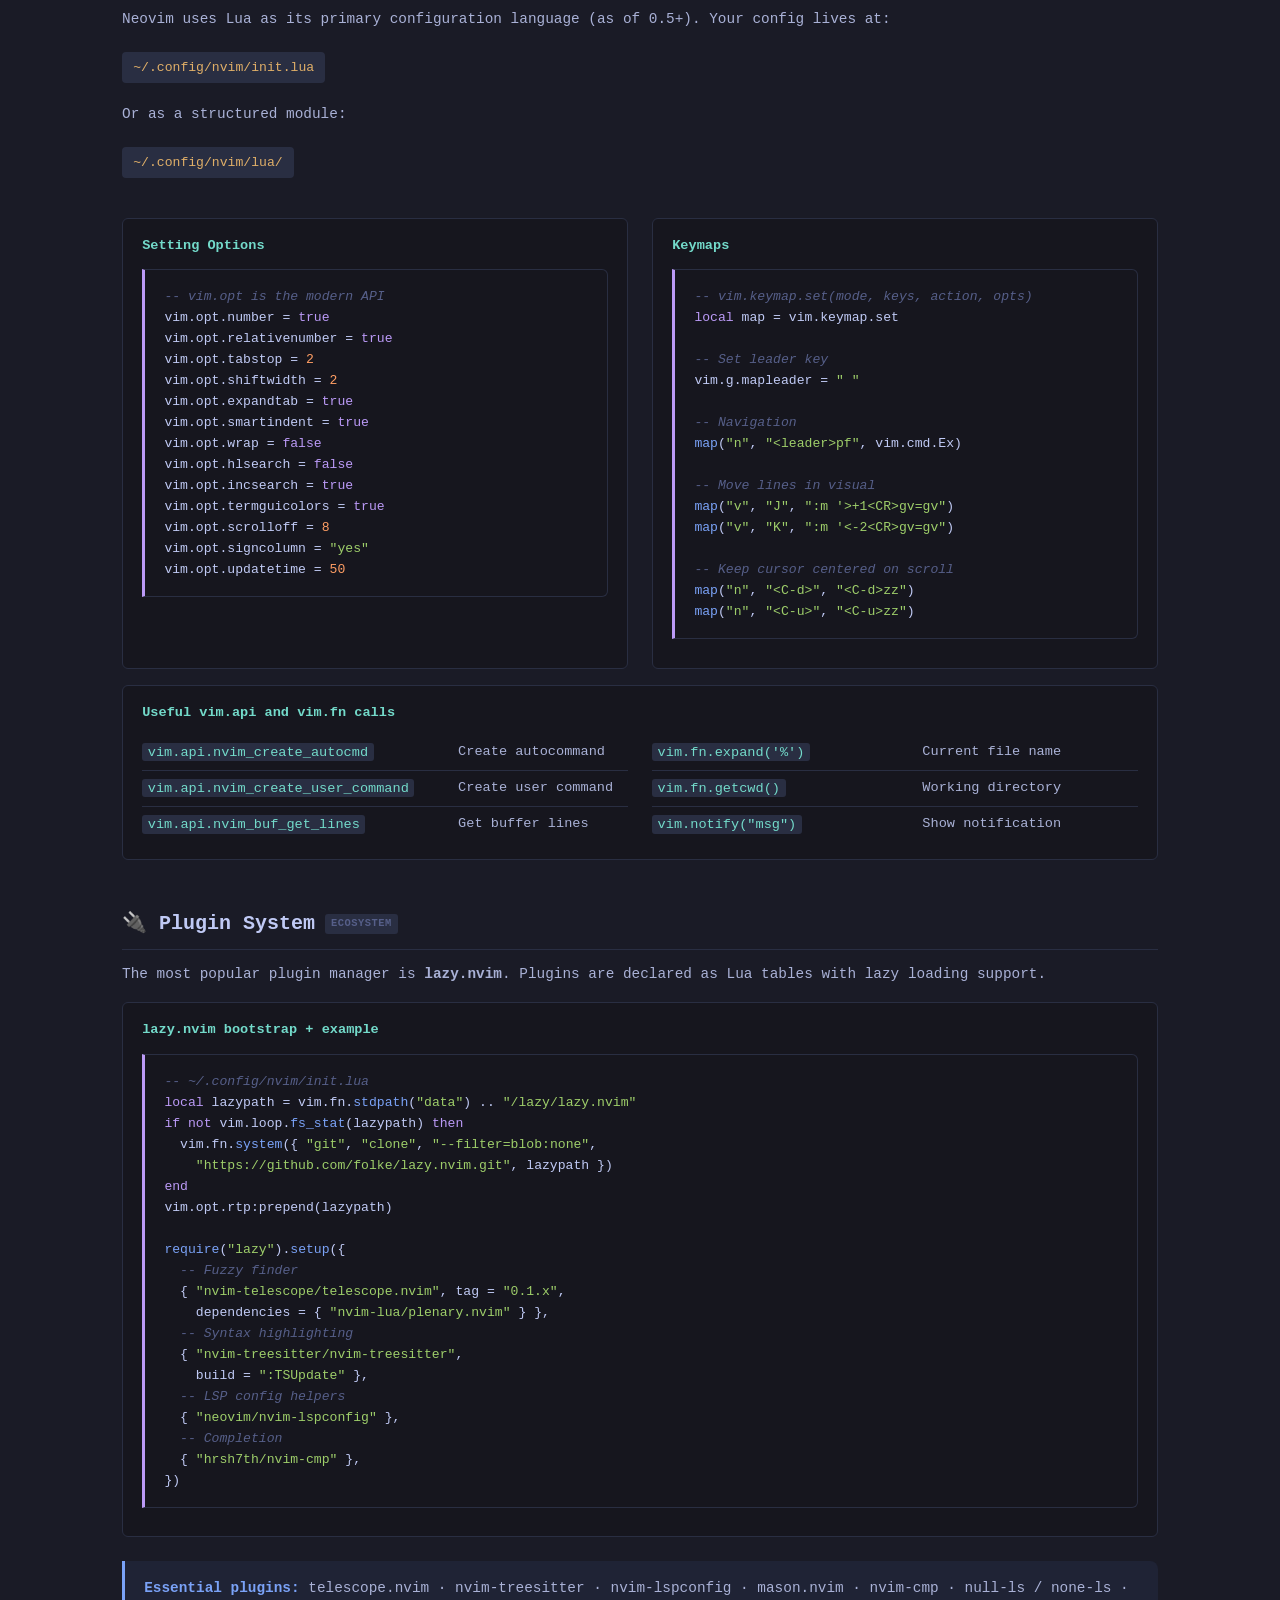
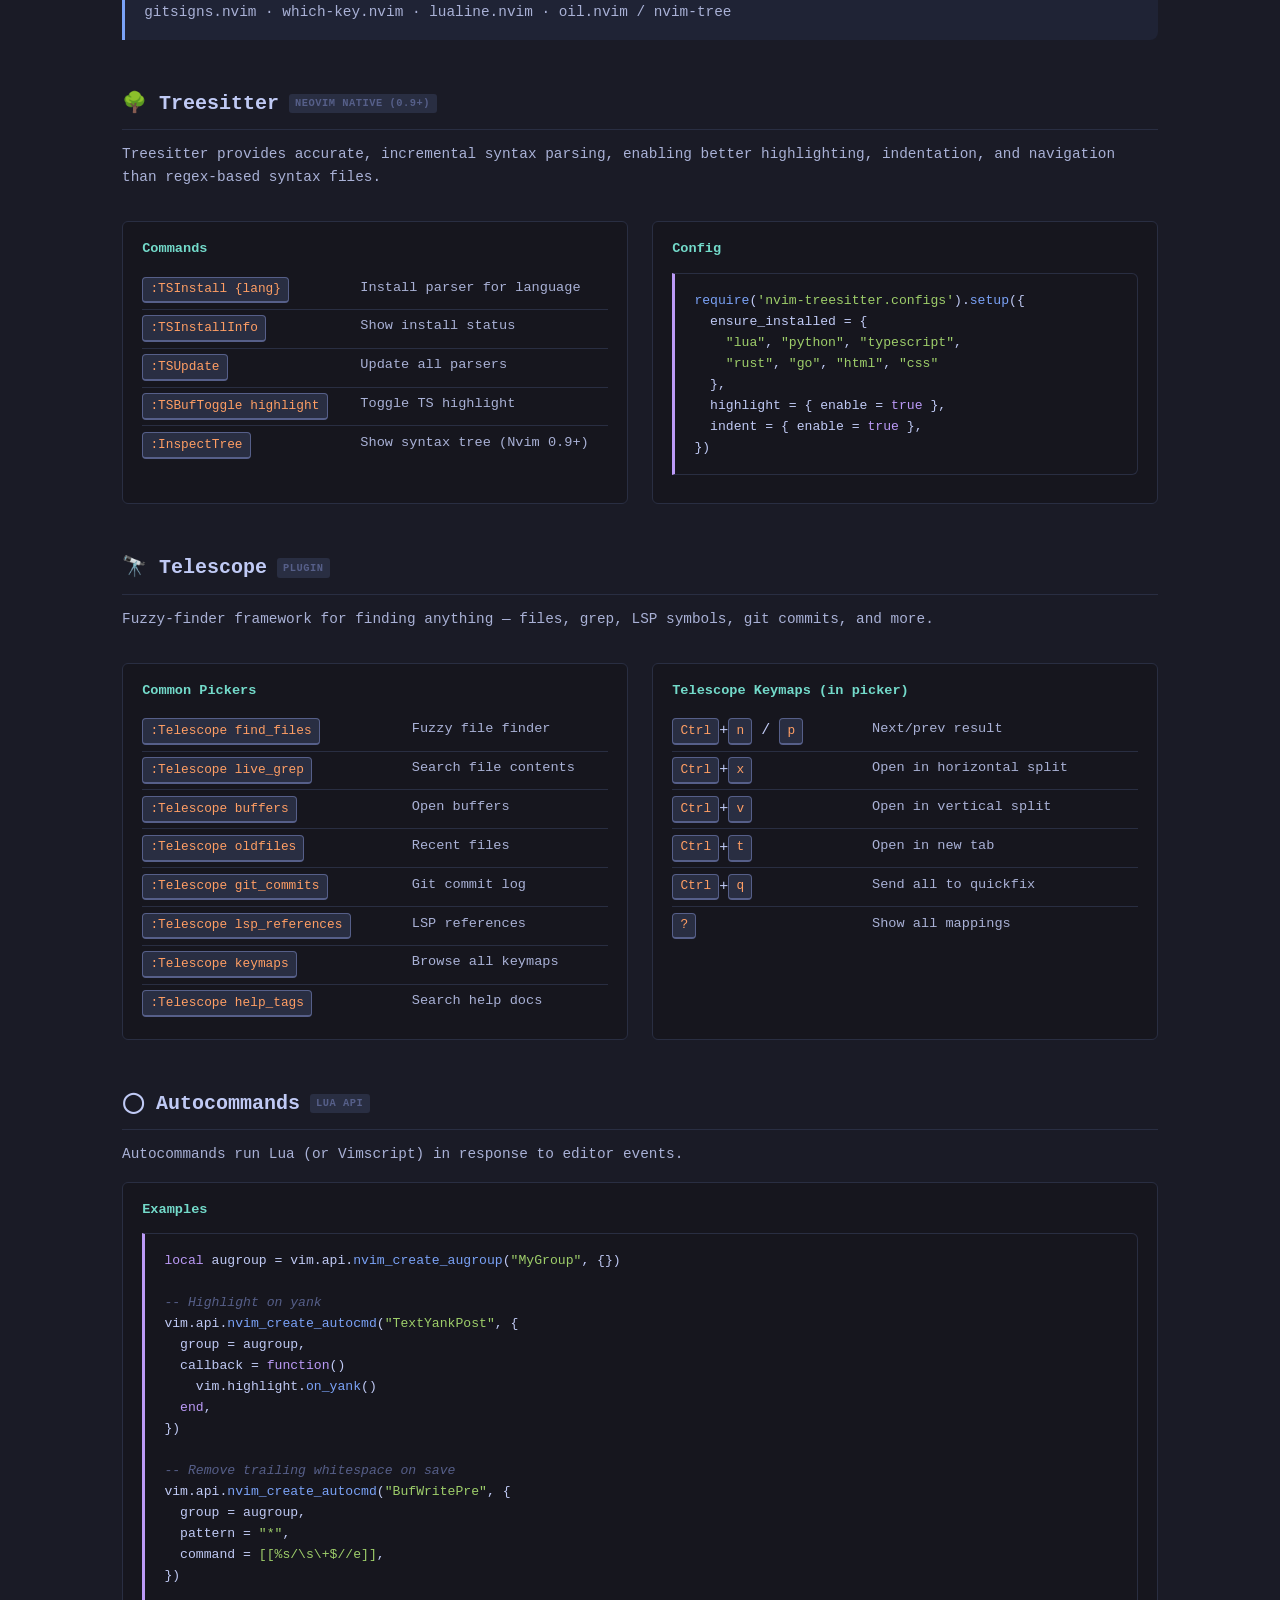
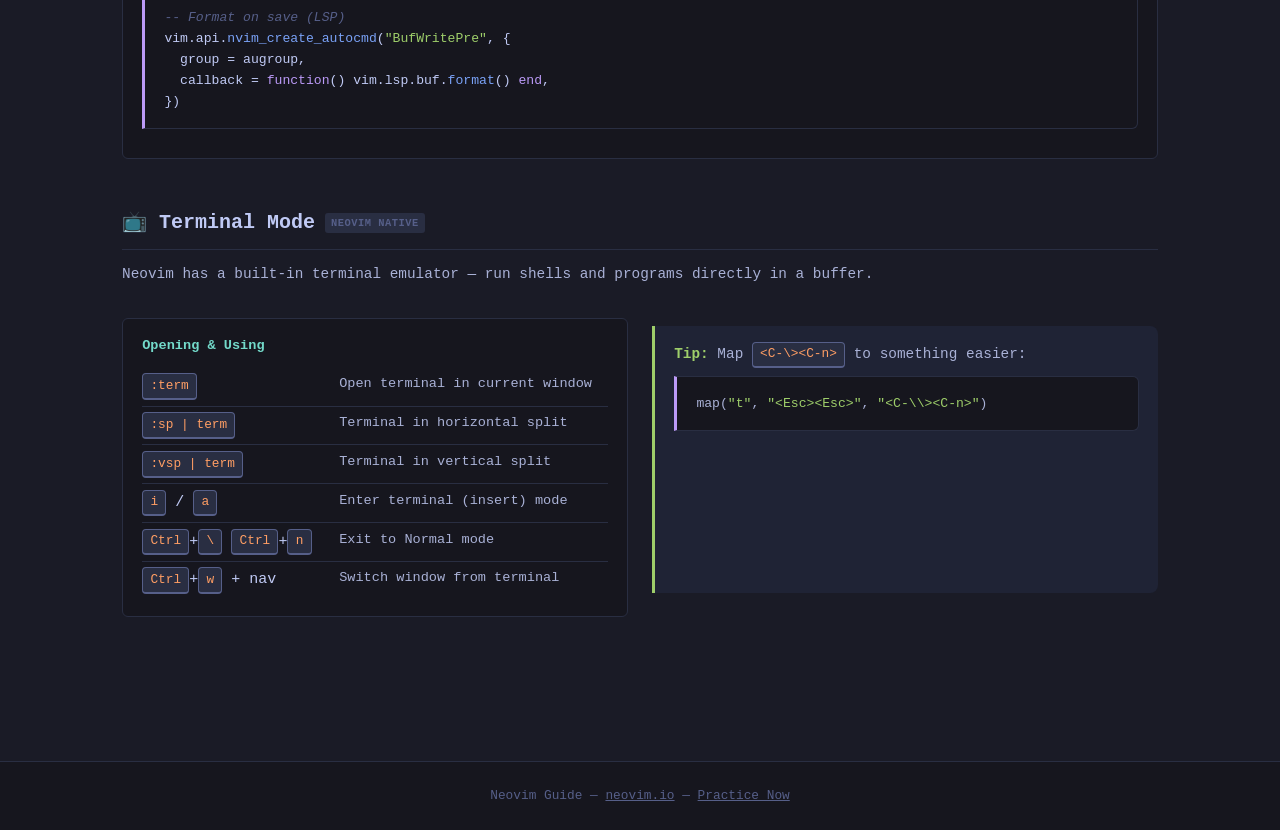
<file: advanced.html>
<!DOCTYPE html>
<html lang="en">
<head>
  <meta charset="UTF-8">
  <meta name="viewport" content="width=device-width, initial-scale=1.0">
  <title>Neovim Guide — Advanced Features</title>
  <link rel="stylesheet" href="styles.css">
  <style>
    .toc {
      background: var(--bg3);
      border: 1px solid var(--border);
      border-radius: 8px;
      padding: 1.2rem 1.4rem;
      margin-bottom: 2.5rem;
      display: inline-block;
      min-width: 260px;
    }
    .toc-title {
      color: var(--fg3);
      font-size: 0.75rem;
      font-weight: 700;
      text-transform: uppercase;
      letter-spacing: 0.08em;
      margin-bottom: 0.8rem;
    }
    .toc a {
      display: block;
      color: var(--fg2);
      text-decoration: none;
      font-size: 0.875rem;
      padding: 0.2rem 0;
      transition: color 0.1s;
    }
    .toc a:hover { color: var(--accent); }
    .toc a::before { content: "# "; color: var(--fg3); }
    .sub-card {
      background: var(--bg2);
      border: 1px solid var(--border);
      border-radius: 6px;
      padding: 1rem 1.2rem;
      margin-top: 1rem;
    }
    .sub-card-title {
      color: var(--teal);
      font-size: 0.85rem;
      font-weight: 700;
      margin-bottom: 0.7rem;
    }
    .lua-block {
      background: var(--bg2);
      border: 1px solid var(--border);
      border-left: 3px solid var(--accent2);
      border-radius: 0 6px 6px 0;
      padding: 1rem 1.2rem;
      font-size: 0.82rem;
      overflow-x: auto;
      margin: 0.8rem 0;
    }
    .lua-kw { color: var(--accent2); }
    .lua-fn { color: var(--accent); }
    .lua-str { color: var(--green); }
    .lua-comment { color: var(--fg3); font-style: italic; }
    .lua-num { color: var(--orange); }
    .config-path {
      display: inline-block;
      background: var(--bg4);
      border-radius: 4px;
      padding: 0.3rem 0.7rem;
      font-size: 0.82rem;
      color: var(--yellow);
      margin: 0.5rem 0;
    }
  </style>
</head>
<body>

<nav>
  <a class="nav-logo" href="index.html">NV<span>IM</span> Guide</a>
  <ul>
    <li><a href="basics.html">Basics</a></li>
    <li><a href="advanced.html" class="active">Advanced</a></li>
    <li><a href="vs-vim.html">Vim vs Neovim</a></li>
    <li><a href="lazyvim.html">LazyVim</a></li>
    <li><a href="vscode-to-nvim.html">VS Code → Nvim</a></li>
    <li><a href="tutorial.html">Tutorial</a></li>
    <li><a href="copilot.html">Copilot</a></li>
    <li><a href="cheatsheet.html">Cheatsheet</a></li>
    <li><a href="practice.html">Practice</a></li>
    <li><a href="game.html">Game</a></li>
  </ul>
</nav>

<div class="page-header">
  <div class="container">
    <h1>&#9889; Advanced Neovim Features</h1>
    <p>LSP, Lua config, macros, registers, marks, and more — going beyond basics.</p>
  </div>
</div>

<div class="container">

  <div class="toc">
    <div class="toc-title">Contents</div>
    <a href="#registers">Registers</a>
    <a href="#marks">Marks</a>
    <a href="#macros">Macros</a>
    <a href="#textobjects">Text Objects</a>
    <a href="#windows">Windows & Tabs</a>
    <a href="#lsp">LSP</a>
    <a href="#lua">Lua Config</a>
    <a href="#plugins">Plugin System</a>
    <a href="#treesitter">Treesitter</a>
    <a href="#telescope">Telescope</a>
    <a href="#autocmds">Autocmds</a>
    <a href="#terminal">Terminal Mode</a>
  </div>

  <!-- REGISTERS -->
  <div class="feature-section" id="registers">
    <h2>&#127381; Registers <span class="tag-label">Normal / Visual</span></h2>
    <p>Registers are named storage slots for text. Access them with <kbd>"</kbd> followed by the register name before an operator.</p>
    <div class="two-col">
      <div>
        <div class="sub-card">
          <div class="sub-card-title">Named Registers (a–z)</div>
          <table class="key-table">
            <tr><td><kbd>"ayy</kbd></td><td class="key-desc">Yank line into register a</td></tr>
            <tr><td><kbd>"ap</kbd></td><td class="key-desc">Paste from register a</td></tr>
            <tr><td><kbd>"Ayy</kbd></td><td class="key-desc">Append yank to register A</td></tr>
          </table>
        </div>
        <div class="sub-card">
          <div class="sub-card-title">Special Registers</div>
          <table class="key-table">
            <tr><td><kbd>"0</kbd></td><td class="key-desc">Last yank</td></tr>
            <tr><td><kbd>"1–"9</kbd></td><td class="key-desc">Delete history</td></tr>
            <tr><td><kbd>""</kbd></td><td class="key-desc">Default (unnamed)</td></tr>
            <tr><td><kbd>"+</kbd></td><td class="key-desc">System clipboard</td></tr>
            <tr><td><kbd>"*</kbd></td><td class="key-desc">Primary selection (X11)</td></tr>
            <tr><td><kbd>"/</kbd></td><td class="key-desc">Last search pattern</td></tr>
            <tr><td><kbd>".</kbd></td><td class="key-desc">Last inserted text</td></tr>
            <tr><td><kbd>"%</kbd></td><td class="key-desc">Current filename</td></tr>
            <tr><td><kbd>":</kbd></td><td class="key-desc">Last Ex command</td></tr>
          </table>
        </div>
      </div>
      <div>
        <div class="sub-card">
          <div class="sub-card-title">Using in Insert / Command Mode</div>
          <table class="key-table">
            <tr><td><kbd>Ctrl</kbd>+<kbd>r a</kbd></td><td class="key-desc">Paste register a while in Insert</td></tr>
            <tr><td><kbd>Ctrl</kbd>+<kbd>r +</kbd></td><td class="key-desc">Paste clipboard in Insert</td></tr>
            <tr><td><kbd>:reg</kbd></td><td class="key-desc">List all registers</td></tr>
            <tr><td><kbd>:reg a b</kbd></td><td class="key-desc">Show registers a and b</td></tr>
          </table>
        </div>
        <div class="callout tip">
          <strong>Tip:</strong> Always use <kbd>"0p</kbd> to paste from your last yank, so deletes don't clobber it.
        </div>
      </div>
    </div>
  </div>

  <!-- MARKS -->
  <div class="feature-section" id="marks">
    <h2>&#127989; Marks <span class="tag-label">Normal</span></h2>
    <p>Marks let you bookmark locations in files and jump back instantly.</p>
    <div class="two-col">
      <div class="sub-card">
        <div class="sub-card-title">Setting &amp; Jumping</div>
        <table class="key-table">
          <tr><td><kbd>m{a-z}</kbd></td><td class="key-desc">Set local mark (per file)</td></tr>
          <tr><td><kbd>m{A-Z}</kbd></td><td class="key-desc">Set global mark (cross-file)</td></tr>
          <tr><td><kbd>'{mark}</kbd></td><td class="key-desc">Jump to mark line</td></tr>
          <tr><td><kbd>`{mark}</kbd></td><td class="key-desc">Jump to exact mark position</td></tr>
          <tr><td><kbd>''</kbd></td><td class="key-desc">Jump to last jump location</td></tr>
          <tr><td><kbd>`.</kbd></td><td class="key-desc">Jump to last edit location</td></tr>
          <tr><td><kbd>`[</kbd> / <kbd>`]</kbd></td><td class="key-desc">Start/end of last change</td></tr>
          <tr><td><kbd>`&lt;</kbd> / <kbd>`&gt;</kbd></td><td class="key-desc">Start/end of last visual</td></tr>
          <tr><td><kbd>:marks</kbd></td><td class="key-desc">List all marks</td></tr>
          <tr><td><kbd>:delmarks a</kbd></td><td class="key-desc">Delete mark a</td></tr>
        </table>
      </div>
      <div class="sub-card">
        <div class="sub-card-title">Jump List &amp; Change List</div>
        <table class="key-table">
          <tr><td><kbd>Ctrl</kbd>+<kbd>o</kbd></td><td class="key-desc">Go to older jump position</td></tr>
          <tr><td><kbd>Ctrl</kbd>+<kbd>i</kbd></td><td class="key-desc">Go to newer jump position</td></tr>
          <tr><td><kbd>g;</kbd></td><td class="key-desc">Go to older change position</td></tr>
          <tr><td><kbd>g,</kbd></td><td class="key-desc">Go to newer change position</td></tr>
          <tr><td><kbd>:jumps</kbd></td><td class="key-desc">Show jump list</td></tr>
          <tr><td><kbd>:changes</kbd></td><td class="key-desc">Show change list</td></tr>
        </table>
      </div>
    </div>
  </div>

  <!-- MACROS -->
  <div class="feature-section" id="macros">
    <h2>&#9654; Macros <span class="tag-label">Normal</span></h2>
    <p>Record a sequence of commands and replay them. Essential for repetitive bulk edits.</p>
    <div class="two-col">
      <div class="sub-card">
        <div class="sub-card-title">Recording &amp; Playing</div>
        <table class="key-table">
          <tr><td><kbd>q{a-z}</kbd></td><td class="key-desc">Start recording into register</td></tr>
          <tr><td><kbd>q</kbd></td><td class="key-desc">Stop recording</td></tr>
          <tr><td><kbd>@{a-z}</kbd></td><td class="key-desc">Play macro</td></tr>
          <tr><td><kbd>@@</kbd></td><td class="key-desc">Replay last macro</td></tr>
          <tr><td><kbd>5@a</kbd></td><td class="key-desc">Play macro a 5 times</td></tr>
          <tr><td><kbd>:norm @a</kbd></td><td class="key-desc">Run macro on each line</td></tr>
        </table>
      </div>
      <div>
        <div class="callout">
          <strong>Workflow:</strong> Position cursor at start → <kbd>qa</kbd> → make your edits → <kbd>q</kbd> → move to next item → <kbd>@a</kbd>. Use <kbd>100@a</kbd> to run it 100 times (it stops at errors).
        </div>
        <div class="sub-card">
          <div class="sub-card-title">Editing a Macro</div>
          <table class="key-table">
            <tr><td><kbd>:let @a='</kbd></td><td class="key-desc">Edit macro a directly</td></tr>
            <tr><td><kbd>"ap</kbd></td><td class="key-desc">Paste macro to edit in buffer</td></tr>
            <tr><td><kbd>"ayy</kbd></td><td class="key-desc">Yank edited macro back</td></tr>
          </table>
        </div>
      </div>
    </div>
  </div>

  <!-- TEXT OBJECTS -->
  <div class="feature-section" id="textobjects">
    <h2>&#9641; Text Objects <span class="tag-label">Operator + Object</span></h2>
    <p>Text objects let you operate on semantic units: words, sentences, blocks, and delimiters. Used as the motion part of an operator.</p>
    <div class="two-col">
      <div class="sub-card">
        <div class="sub-card-title">Inner (i) vs Around (a)</div>
        <p class="key-desc" style="margin-bottom:0.7rem;font-size:0.8rem;"><strong>i</strong> = content only &nbsp;|&nbsp; <strong>a</strong> = content + surrounding delimiters/whitespace</p>
        <table class="key-table">
          <tr><td><kbd>iw</kbd> / <kbd>aw</kbd></td><td class="key-desc">Word</td></tr>
          <tr><td><kbd>is</kbd> / <kbd>as</kbd></td><td class="key-desc">Sentence</td></tr>
          <tr><td><kbd>ip</kbd> / <kbd>ap</kbd></td><td class="key-desc">Paragraph</td></tr>
          <tr><td><kbd>i"</kbd> / <kbd>a"</kbd></td><td class="key-desc">Double-quoted string</td></tr>
          <tr><td><kbd>i'</kbd> / <kbd>a'</kbd></td><td class="key-desc">Single-quoted string</td></tr>
          <tr><td><kbd>i`</kbd> / <kbd>a`</kbd></td><td class="key-desc">Backtick string</td></tr>
          <tr><td><kbd>i(</kbd> / <kbd>a(</kbd></td><td class="key-desc">Parentheses</td></tr>
          <tr><td><kbd>i[</kbd> / <kbd>a[</kbd></td><td class="key-desc">Brackets</td></tr>
          <tr><td><kbd>i{</kbd> / <kbd>a{</kbd></td><td class="key-desc">Braces</td></tr>
          <tr><td><kbd>it</kbd> / <kbd>at</kbd></td><td class="key-desc">HTML/XML tag</td></tr>
        </table>
      </div>
      <div>
        <div class="callout tip">
          <strong>Examples:</strong><br>
          <kbd>ci"</kbd> — change content inside quotes<br>
          <kbd>da{</kbd> — delete block including braces<br>
          <kbd>yip</kbd> — yank current paragraph<br>
          <kbd>vat</kbd> — visually select around HTML tag<br>
          <kbd>2i(</kbd> — operate on 2nd level parens
        </div>
        <div class="sub-card">
          <div class="sub-card-title">Neovim Treesitter Text Objects <span class="tag-label">plugin</span></div>
          <p class="key-desc" style="font-size:0.8rem;">With <code>nvim-treesitter-textobjects</code>, you get syntax-aware objects:</p>
          <table class="key-table">
            <tr><td><kbd>if</kbd></td><td class="key-desc">Inner function body</td></tr>
            <tr><td><kbd>af</kbd></td><td class="key-desc">Around function (with signature)</td></tr>
            <tr><td><kbd>ic</kbd></td><td class="key-desc">Inner class</td></tr>
            <tr><td><kbd>ia</kbd></td><td class="key-desc">Inner argument/parameter</td></tr>
          </table>
        </div>
      </div>
    </div>
  </div>

  <!-- WINDOWS & TABS -->
  <div class="feature-section" id="windows">
    <h2>&#9641; Windows &amp; Tabs <span class="tag-label">Normal</span></h2>
    <div class="two-col">
      <div class="sub-card">
        <div class="sub-card-title">Splits</div>
        <table class="key-table">
          <tr><td><kbd>:sp</kbd></td><td class="key-desc">Horizontal split</td></tr>
          <tr><td><kbd>:vsp</kbd></td><td class="key-desc">Vertical split</td></tr>
          <tr><td><kbd>Ctrl</kbd>+<kbd>w s</kbd></td><td class="key-desc">Horizontal split</td></tr>
          <tr><td><kbd>Ctrl</kbd>+<kbd>w v</kbd></td><td class="key-desc">Vertical split</td></tr>
          <tr><td><kbd>Ctrl</kbd>+<kbd>w h/j/k/l</kbd></td><td class="key-desc">Navigate splits</td></tr>
          <tr><td><kbd>Ctrl</kbd>+<kbd>w H/J/K/L</kbd></td><td class="key-desc">Move split direction</td></tr>
          <tr><td><kbd>Ctrl</kbd>+<kbd>w =</kbd></td><td class="key-desc">Equalize split sizes</td></tr>
          <tr><td><kbd>Ctrl</kbd>+<kbd>w _</kbd></td><td class="key-desc">Maximize height</td></tr>
          <tr><td><kbd>Ctrl</kbd>+<kbd>w |</kbd></td><td class="key-desc">Maximize width</td></tr>
          <tr><td><kbd>Ctrl</kbd>+<kbd>w q</kbd></td><td class="key-desc">Close split</td></tr>
          <tr><td><kbd>Ctrl</kbd>+<kbd>w o</kbd></td><td class="key-desc">Close all other splits</td></tr>
        </table>
      </div>
      <div class="sub-card">
        <div class="sub-card-title">Tabs</div>
        <table class="key-table">
          <tr><td><kbd>:tabnew</kbd></td><td class="key-desc">Open new tab</td></tr>
          <tr><td><kbd>:tabn</kbd></td><td class="key-desc">Next tab</td></tr>
          <tr><td><kbd>:tabp</kbd></td><td class="key-desc">Previous tab</td></tr>
          <tr><td><kbd>gt</kbd></td><td class="key-desc">Next tab (normal mode)</td></tr>
          <tr><td><kbd>gT</kbd></td><td class="key-desc">Previous tab</td></tr>
          <tr><td><kbd>:tabclose</kbd></td><td class="key-desc">Close current tab</td></tr>
          <tr><td><kbd>:tabonly</kbd></td><td class="key-desc">Close all other tabs</td></tr>
          <tr><td><kbd>:tabs</kbd></td><td class="key-desc">List all tabs</td></tr>
        </table>
        <div class="sub-card" style="margin-top:0.8rem;">
          <div class="sub-card-title">Buffers</div>
          <table class="key-table">
            <tr><td><kbd>:ls</kbd></td><td class="key-desc">List buffers</td></tr>
            <tr><td><kbd>:bn</kbd> / <kbd>:bp</kbd></td><td class="key-desc">Next/prev buffer</td></tr>
            <tr><td><kbd>:b{n}</kbd></td><td class="key-desc">Go to buffer n</td></tr>
            <tr><td><kbd>:bd</kbd></td><td class="key-desc">Delete (close) buffer</td></tr>
          </table>
        </div>
      </div>
    </div>
  </div>

  <!-- LSP -->
  <div class="feature-section" id="lsp">
    <h2>&#9889; LSP (Language Server Protocol) <span class="tag-label">neovim native</span></h2>
    <p>Neovim has built-in LSP support since 0.5. Configure with <code>vim.lsp</code> APIs or use <code>nvim-lspconfig</code> for easy setup.</p>
    <div class="two-col">
      <div class="sub-card">
        <div class="sub-card-title">Default LSP Keymaps</div>
        <table class="key-table">
          <tr><td><kbd>gd</kbd></td><td class="key-desc">Go to definition</td></tr>
          <tr><td><kbd>gD</kbd></td><td class="key-desc">Go to declaration</td></tr>
          <tr><td><kbd>gr</kbd></td><td class="key-desc">Show references</td></tr>
          <tr><td><kbd>gi</kbd></td><td class="key-desc">Go to implementation</td></tr>
          <tr><td><kbd>K</kbd></td><td class="key-desc">Hover documentation</td></tr>
          <tr><td><kbd>Ctrl</kbd>+<kbd>k</kbd></td><td class="key-desc">Signature help</td></tr>
          <tr><td><kbd>&lt;leader&gt;rn</kbd></td><td class="key-desc">Rename symbol</td></tr>
          <tr><td><kbd>&lt;leader&gt;ca</kbd></td><td class="key-desc">Code actions</td></tr>
          <tr><td><kbd>[d</kbd> / <kbd>]d</kbd></td><td class="key-desc">Prev/next diagnostic</td></tr>
          <tr><td><kbd>&lt;leader&gt;e</kbd></td><td class="key-desc">Show diagnostic float</td></tr>
          <tr><td><kbd>:LspInfo</kbd></td><td class="key-desc">Show active LSP clients</td></tr>
        </table>
      </div>
      <div>
        <div class="sub-card">
          <div class="sub-card-title">Minimal nvim-lspconfig Setup (Lua)</div>
          <div class="lua-block">
<span class="lua-kw">local</span> lspconfig = <span class="lua-fn">require</span>(<span class="lua-str">'lspconfig'</span>)<br><br>
<span class="lua-comment">-- TypeScript / JavaScript</span><br>
lspconfig.<span class="lua-fn">ts_ls.setup</span>({})<br><br>
<span class="lua-comment">-- Python</span><br>
lspconfig.<span class="lua-fn">pyright.setup</span>({})<br><br>
<span class="lua-comment">-- Rust</span><br>
lspconfig.<span class="lua-fn">rust_analyzer.setup</span>({})<br><br>
<span class="lua-comment">-- Lua (for Neovim config)</span><br>
lspconfig.<span class="lua-fn">lua_ls.setup</span>({<br>
&nbsp;&nbsp;settings = {<br>
&nbsp;&nbsp;&nbsp;&nbsp;Lua = { globals = { <span class="lua-str">'vim'</span> } }<br>
&nbsp;&nbsp;}<br>
})
          </div>
        </div>
        <div class="callout tip">
          <strong>Tip:</strong> Use <code>mason.nvim</code> to automatically install language servers with <kbd>:Mason</kbd>.
        </div>
      </div>
    </div>
  </div>

  <!-- LUA CONFIG -->
  <div class="feature-section" id="lua">
    <h2>&#127760; Lua Configuration <span class="tag-label">neovim native</span></h2>
    <p>Neovim uses Lua as its primary configuration language (as of 0.5+). Your config lives at:</p>
    <div class="config-path">~/.config/nvim/init.lua</div>
    <p>Or as a structured module:</p>
    <div class="config-path">~/.config/nvim/lua/</div>
    <div class="two-col">
      <div class="sub-card">
        <div class="sub-card-title">Setting Options</div>
        <div class="lua-block">
<span class="lua-comment">-- vim.opt is the modern API</span><br>
vim.opt.number = <span class="lua-kw">true</span><br>
vim.opt.relativenumber = <span class="lua-kw">true</span><br>
vim.opt.tabstop = <span class="lua-num">2</span><br>
vim.opt.shiftwidth = <span class="lua-num">2</span><br>
vim.opt.expandtab = <span class="lua-kw">true</span><br>
vim.opt.smartindent = <span class="lua-kw">true</span><br>
vim.opt.wrap = <span class="lua-kw">false</span><br>
vim.opt.hlsearch = <span class="lua-kw">false</span><br>
vim.opt.incsearch = <span class="lua-kw">true</span><br>
vim.opt.termguicolors = <span class="lua-kw">true</span><br>
vim.opt.scrolloff = <span class="lua-num">8</span><br>
vim.opt.signcolumn = <span class="lua-str">"yes"</span><br>
vim.opt.updatetime = <span class="lua-num">50</span>
        </div>
      </div>
      <div class="sub-card">
        <div class="sub-card-title">Keymaps</div>
        <div class="lua-block">
<span class="lua-comment">-- vim.keymap.set(mode, keys, action, opts)</span><br>
<span class="lua-kw">local</span> map = vim.keymap.set<br><br>
<span class="lua-comment">-- Set leader key</span><br>
vim.g.mapleader = <span class="lua-str">" "</span><br><br>
<span class="lua-comment">-- Navigation</span><br>
<span class="lua-fn">map</span>(<span class="lua-str">"n"</span>, <span class="lua-str">"&lt;leader&gt;pf"</span>, vim.cmd.Ex)<br><br>
<span class="lua-comment">-- Move lines in visual</span><br>
<span class="lua-fn">map</span>(<span class="lua-str">"v"</span>, <span class="lua-str">"J"</span>, <span class="lua-str">":m '&gt;+1&lt;CR&gt;gv=gv"</span>)<br>
<span class="lua-fn">map</span>(<span class="lua-str">"v"</span>, <span class="lua-str">"K"</span>, <span class="lua-str">":m '&lt;-2&lt;CR&gt;gv=gv"</span>)<br><br>
<span class="lua-comment">-- Keep cursor centered on scroll</span><br>
<span class="lua-fn">map</span>(<span class="lua-str">"n"</span>, <span class="lua-str">"&lt;C-d&gt;"</span>, <span class="lua-str">"&lt;C-d&gt;zz"</span>)<br>
<span class="lua-fn">map</span>(<span class="lua-str">"n"</span>, <span class="lua-str">"&lt;C-u&gt;"</span>, <span class="lua-str">"&lt;C-u&gt;zz"</span>)
        </div>
      </div>
    </div>
    <div class="sub-card" style="margin-top:1rem;">
      <div class="sub-card-title">Useful vim.api and vim.fn calls</div>
      <div class="two-col" style="margin-top:0;">
        <table class="key-table">
          <tr><td><code>vim.api.nvim_create_autocmd</code></td><td class="key-desc">Create autocommand</td></tr>
          <tr><td><code>vim.api.nvim_create_user_command</code></td><td class="key-desc">Create user command</td></tr>
          <tr><td><code>vim.api.nvim_buf_get_lines</code></td><td class="key-desc">Get buffer lines</td></tr>
        </table>
        <table class="key-table">
          <tr><td><code>vim.fn.expand('%')</code></td><td class="key-desc">Current file name</td></tr>
          <tr><td><code>vim.fn.getcwd()</code></td><td class="key-desc">Working directory</td></tr>
          <tr><td><code>vim.notify("msg")</code></td><td class="key-desc">Show notification</td></tr>
        </table>
      </div>
    </div>
  </div>

  <!-- PLUGINS -->
  <div class="feature-section" id="plugins">
    <h2>&#128268; Plugin System <span class="tag-label">ecosystem</span></h2>
    <p>The most popular plugin manager is <strong>lazy.nvim</strong>. Plugins are declared as Lua tables with lazy loading support.</p>
    <div class="sub-card">
      <div class="sub-card-title">lazy.nvim bootstrap + example</div>
      <div class="lua-block">
<span class="lua-comment">-- ~/.config/nvim/init.lua</span><br>
<span class="lua-kw">local</span> lazypath = vim.fn.<span class="lua-fn">stdpath</span>(<span class="lua-str">"data"</span>) .. <span class="lua-str">"/lazy/lazy.nvim"</span><br>
<span class="lua-kw">if not</span> vim.loop.<span class="lua-fn">fs_stat</span>(lazypath) <span class="lua-kw">then</span><br>
&nbsp;&nbsp;vim.fn.<span class="lua-fn">system</span>({ <span class="lua-str">"git"</span>, <span class="lua-str">"clone"</span>, <span class="lua-str">"--filter=blob:none"</span>,<br>
&nbsp;&nbsp;&nbsp;&nbsp;<span class="lua-str">"https://github.com/folke/lazy.nvim.git"</span>, lazypath })<br>
<span class="lua-kw">end</span><br>
vim.opt.rtp:prepend(lazypath)<br><br>
<span class="lua-fn">require</span>(<span class="lua-str">"lazy"</span>).<span class="lua-fn">setup</span>({<br>
&nbsp;&nbsp;<span class="lua-comment">-- Fuzzy finder</span><br>
&nbsp;&nbsp;{ <span class="lua-str">"nvim-telescope/telescope.nvim"</span>, tag = <span class="lua-str">"0.1.x"</span>,<br>
&nbsp;&nbsp;&nbsp;&nbsp;dependencies = { <span class="lua-str">"nvim-lua/plenary.nvim"</span> } },<br>
&nbsp;&nbsp;<span class="lua-comment">-- Syntax highlighting</span><br>
&nbsp;&nbsp;{ <span class="lua-str">"nvim-treesitter/nvim-treesitter"</span>,<br>
&nbsp;&nbsp;&nbsp;&nbsp;build = <span class="lua-str">":TSUpdate"</span> },<br>
&nbsp;&nbsp;<span class="lua-comment">-- LSP config helpers</span><br>
&nbsp;&nbsp;{ <span class="lua-str">"neovim/nvim-lspconfig"</span> },<br>
&nbsp;&nbsp;<span class="lua-comment">-- Completion</span><br>
&nbsp;&nbsp;{ <span class="lua-str">"hrsh7th/nvim-cmp"</span> },<br>
})
      </div>
    </div>
    <div class="callout">
      <strong>Essential plugins:</strong> telescope.nvim · nvim-treesitter · nvim-lspconfig · mason.nvim · nvim-cmp · null-ls / none-ls · gitsigns.nvim · which-key.nvim · lualine.nvim · oil.nvim / nvim-tree
    </div>
  </div>

  <!-- TREESITTER -->
  <div class="feature-section" id="treesitter">
    <h2>&#127795; Treesitter <span class="tag-label">neovim native (0.9+)</span></h2>
    <p>Treesitter provides accurate, incremental syntax parsing, enabling better highlighting, indentation, and navigation than regex-based syntax files.</p>
    <div class="two-col">
      <div class="sub-card">
        <div class="sub-card-title">Commands</div>
        <table class="key-table">
          <tr><td><kbd>:TSInstall {lang}</kbd></td><td class="key-desc">Install parser for language</td></tr>
          <tr><td><kbd>:TSInstallInfo</kbd></td><td class="key-desc">Show install status</td></tr>
          <tr><td><kbd>:TSUpdate</kbd></td><td class="key-desc">Update all parsers</td></tr>
          <tr><td><kbd>:TSBufToggle highlight</kbd></td><td class="key-desc">Toggle TS highlight</td></tr>
          <tr><td><kbd>:InspectTree</kbd></td><td class="key-desc">Show syntax tree (Nvim 0.9+)</td></tr>
        </table>
      </div>
      <div class="sub-card">
        <div class="sub-card-title">Config</div>
        <div class="lua-block">
<span class="lua-fn">require</span>(<span class="lua-str">'nvim-treesitter.configs'</span>).<span class="lua-fn">setup</span>({<br>
&nbsp;&nbsp;ensure_installed = {<br>
&nbsp;&nbsp;&nbsp;&nbsp;<span class="lua-str">"lua"</span>, <span class="lua-str">"python"</span>, <span class="lua-str">"typescript"</span>,<br>
&nbsp;&nbsp;&nbsp;&nbsp;<span class="lua-str">"rust"</span>, <span class="lua-str">"go"</span>, <span class="lua-str">"html"</span>, <span class="lua-str">"css"</span><br>
&nbsp;&nbsp;},<br>
&nbsp;&nbsp;highlight = { enable = <span class="lua-kw">true</span> },<br>
&nbsp;&nbsp;indent = { enable = <span class="lua-kw">true</span> },<br>
})
        </div>
      </div>
    </div>
  </div>

  <!-- TELESCOPE -->
  <div class="feature-section" id="telescope">
    <h2>&#128301; Telescope <span class="tag-label">plugin</span></h2>
    <p>Fuzzy-finder framework for finding anything — files, grep, LSP symbols, git commits, and more.</p>
    <div class="two-col">
      <div class="sub-card">
        <div class="sub-card-title">Common Pickers</div>
        <table class="key-table">
          <tr><td><kbd>:Telescope find_files</kbd></td><td class="key-desc">Fuzzy file finder</td></tr>
          <tr><td><kbd>:Telescope live_grep</kbd></td><td class="key-desc">Search file contents</td></tr>
          <tr><td><kbd>:Telescope buffers</kbd></td><td class="key-desc">Open buffers</td></tr>
          <tr><td><kbd>:Telescope oldfiles</kbd></td><td class="key-desc">Recent files</td></tr>
          <tr><td><kbd>:Telescope git_commits</kbd></td><td class="key-desc">Git commit log</td></tr>
          <tr><td><kbd>:Telescope lsp_references</kbd></td><td class="key-desc">LSP references</td></tr>
          <tr><td><kbd>:Telescope keymaps</kbd></td><td class="key-desc">Browse all keymaps</td></tr>
          <tr><td><kbd>:Telescope help_tags</kbd></td><td class="key-desc">Search help docs</td></tr>
        </table>
      </div>
      <div class="sub-card">
        <div class="sub-card-title">Telescope Keymaps (in picker)</div>
        <table class="key-table">
          <tr><td><kbd>Ctrl</kbd>+<kbd>n</kbd> / <kbd>p</kbd></td><td class="key-desc">Next/prev result</td></tr>
          <tr><td><kbd>Ctrl</kbd>+<kbd>x</kbd></td><td class="key-desc">Open in horizontal split</td></tr>
          <tr><td><kbd>Ctrl</kbd>+<kbd>v</kbd></td><td class="key-desc">Open in vertical split</td></tr>
          <tr><td><kbd>Ctrl</kbd>+<kbd>t</kbd></td><td class="key-desc">Open in new tab</td></tr>
          <tr><td><kbd>Ctrl</kbd>+<kbd>q</kbd></td><td class="key-desc">Send all to quickfix</td></tr>
          <tr><td><kbd>?</kbd></td><td class="key-desc">Show all mappings</td></tr>
        </table>
      </div>
    </div>
  </div>

  <!-- AUTOCMDS -->
  <div class="feature-section" id="autocmds">
    <h2>&#9711; Autocommands <span class="tag-label">Lua API</span></h2>
    <p>Autocommands run Lua (or Vimscript) in response to editor events.</p>
    <div class="sub-card">
      <div class="sub-card-title">Examples</div>
      <div class="lua-block">
<span class="lua-kw">local</span> augroup = vim.api.<span class="lua-fn">nvim_create_augroup</span>(<span class="lua-str">"MyGroup"</span>, {})<br><br>
<span class="lua-comment">-- Highlight on yank</span><br>
vim.api.<span class="lua-fn">nvim_create_autocmd</span>(<span class="lua-str">"TextYankPost"</span>, {<br>
&nbsp;&nbsp;group = augroup,<br>
&nbsp;&nbsp;callback = <span class="lua-kw">function</span>()<br>
&nbsp;&nbsp;&nbsp;&nbsp;vim.highlight.<span class="lua-fn">on_yank</span>()<br>
&nbsp;&nbsp;<span class="lua-kw">end</span>,<br>
})<br><br>
<span class="lua-comment">-- Remove trailing whitespace on save</span><br>
vim.api.<span class="lua-fn">nvim_create_autocmd</span>(<span class="lua-str">"BufWritePre"</span>, {<br>
&nbsp;&nbsp;group = augroup,<br>
&nbsp;&nbsp;pattern = <span class="lua-str">"*"</span>,<br>
&nbsp;&nbsp;command = <span class="lua-str">[[%s/\s\+$//e]]</span>,<br>
})<br><br>
<span class="lua-comment">-- Format on save (LSP)</span><br>
vim.api.<span class="lua-fn">nvim_create_autocmd</span>(<span class="lua-str">"BufWritePre"</span>, {<br>
&nbsp;&nbsp;group = augroup,<br>
&nbsp;&nbsp;callback = <span class="lua-kw">function</span>() vim.lsp.buf.<span class="lua-fn">format</span>() <span class="lua-kw">end</span>,<br>
})
      </div>
    </div>
  </div>

  <!-- TERMINAL -->
  <div class="feature-section" id="terminal">
    <h2>&#128250; Terminal Mode <span class="tag-label">neovim native</span></h2>
    <p>Neovim has a built-in terminal emulator — run shells and programs directly in a buffer.</p>
    <div class="two-col">
      <div class="sub-card">
        <div class="sub-card-title">Opening &amp; Using</div>
        <table class="key-table">
          <tr><td><kbd>:term</kbd></td><td class="key-desc">Open terminal in current window</td></tr>
          <tr><td><kbd>:sp | term</kbd></td><td class="key-desc">Terminal in horizontal split</td></tr>
          <tr><td><kbd>:vsp | term</kbd></td><td class="key-desc">Terminal in vertical split</td></tr>
          <tr><td><kbd>i</kbd> / <kbd>a</kbd></td><td class="key-desc">Enter terminal (insert) mode</td></tr>
          <tr><td><kbd>Ctrl</kbd>+<kbd>\</kbd> <kbd>Ctrl</kbd>+<kbd>n</kbd></td><td class="key-desc">Exit to Normal mode</td></tr>
          <tr><td><kbd>Ctrl</kbd>+<kbd>w</kbd> + nav</td><td class="key-desc">Switch window from terminal</td></tr>
        </table>
      </div>
      <div class="callout tip">
        <strong>Tip:</strong> Map <kbd>&lt;C-\&gt;&lt;C-n&gt;</kbd> to something easier:<br>
        <div class="lua-block" style="margin-top:0.5rem;">
map(<span class="lua-str">"t"</span>, <span class="lua-str">"&lt;Esc&gt;&lt;Esc&gt;"</span>, <span class="lua-str">"&lt;C-\\&gt;&lt;C-n&gt;"</span>)
        </div>
      </div>
    </div>
  </div>

</div>

<footer>
  <p>Neovim Guide &mdash; <a href="https://neovim.io" target="_blank">neovim.io</a> &mdash; <a href="practice.html">Practice Now</a></p>
</footer>

</body>
</html>
</file>
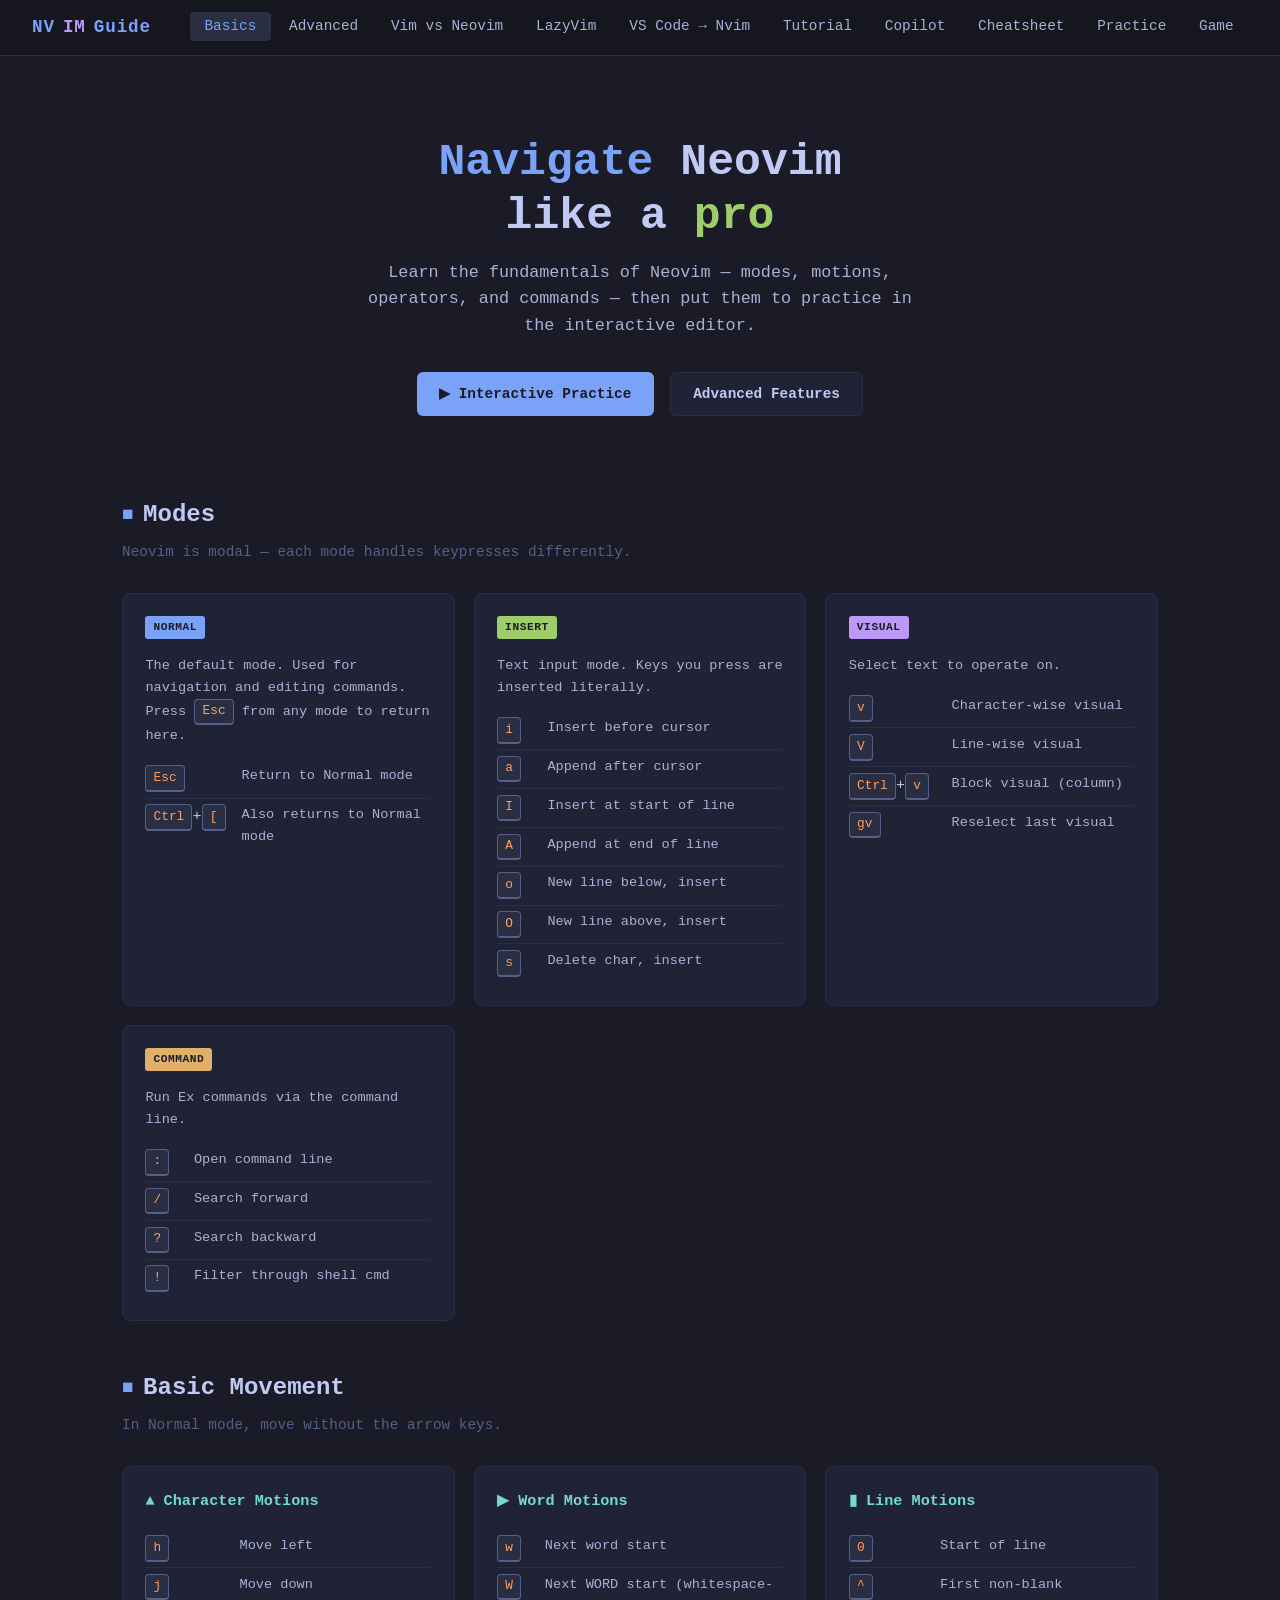
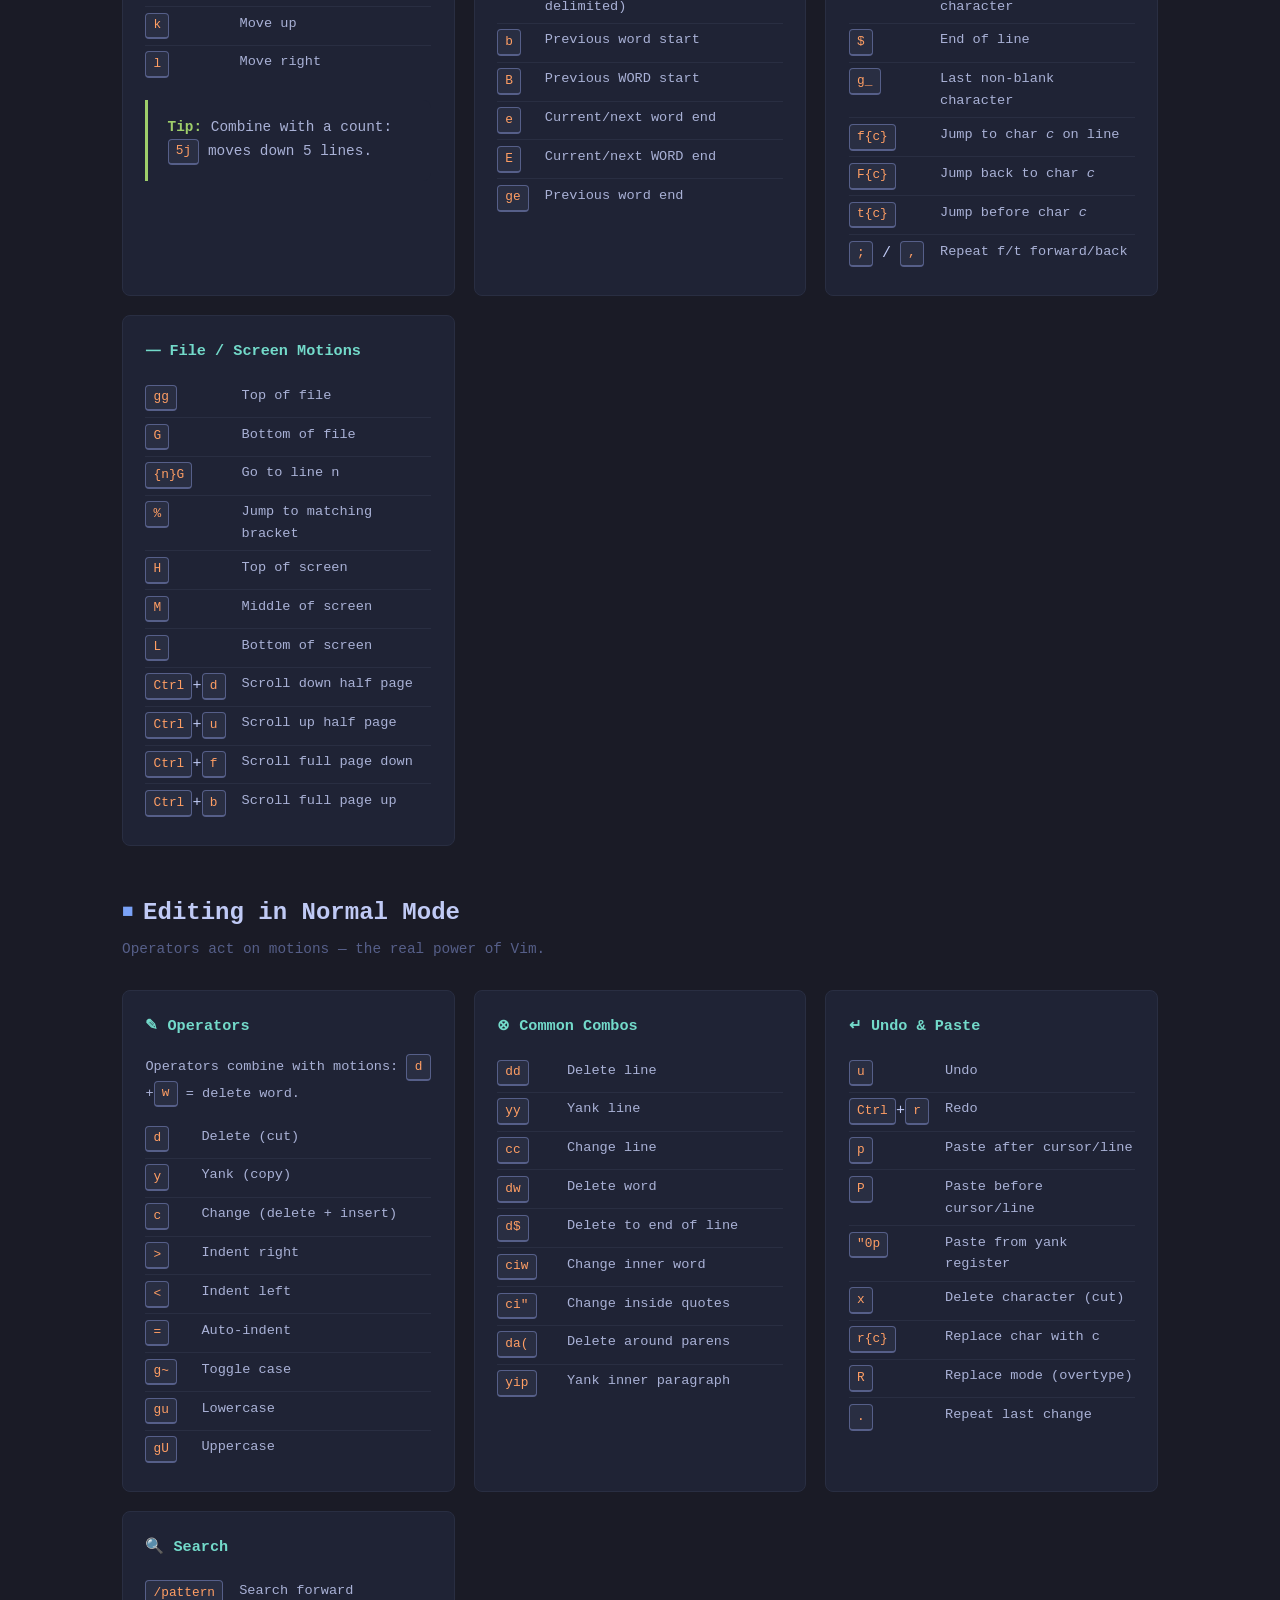
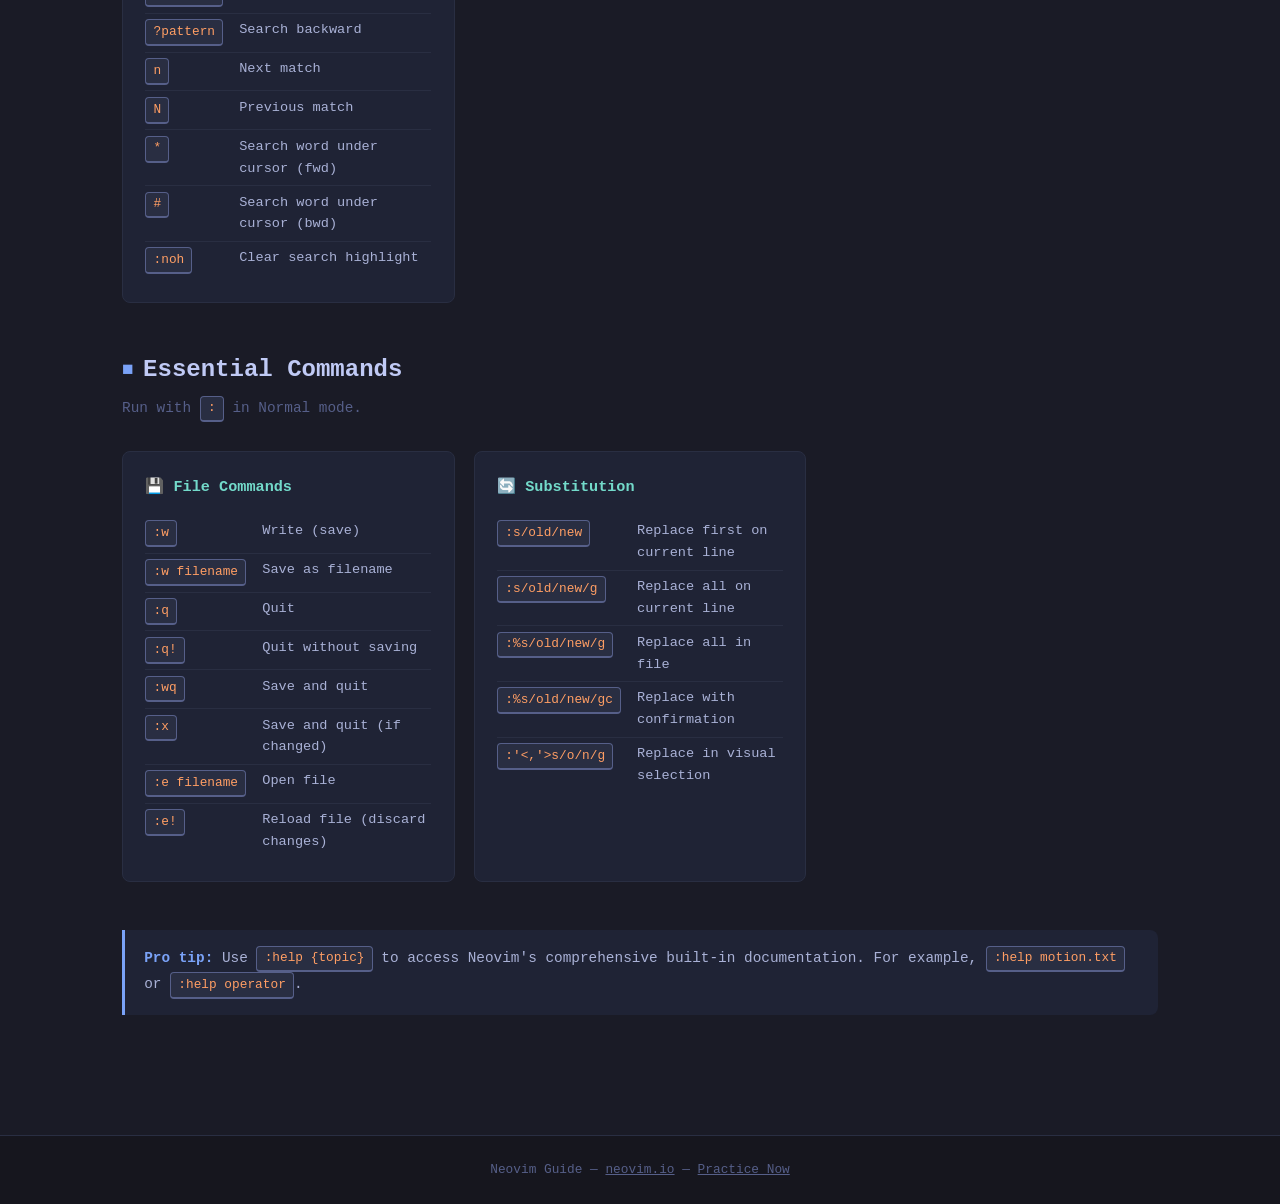
<file: basics.html>
<!DOCTYPE html>
<html lang="en">
<head>
  <meta charset="UTF-8">
  <meta name="viewport" content="width=device-width, initial-scale=1.0">
  <title>Neovim Guide — Navigation & Basics</title>
  <link rel="stylesheet" href="styles.css">
</head>
<body>

<nav>
  <a class="nav-logo" href="index.html">NV<span>IM</span> Guide</a>
  <ul>
    <li><a href="basics.html" class="active">Basics</a></li>
    <li><a href="advanced.html">Advanced</a></li>
    <li><a href="vs-vim.html">Vim vs Neovim</a></li>
    <li><a href="lazyvim.html">LazyVim</a></li>
    <li><a href="vscode-to-nvim.html">VS Code → Nvim</a></li>
    <li><a href="tutorial.html">Tutorial</a></li>
    <li><a href="copilot.html">Copilot</a></li>
    <li><a href="cheatsheet.html">Cheatsheet</a></li>
    <li><a href="practice.html">Practice</a></li>
    <li><a href="game.html">Game</a></li>
  </ul>
</nav>

<div class="hero">
  <h1><span class="hl-accent">Navigate</span> Neovim<br>like a <span class="hl-green">pro</span></h1>
  <p>Learn the fundamentals of Neovim — modes, motions, operators, and commands — then put them to practice in the interactive editor.</p>
  <div class="btn-row">
    <a href="practice.html" class="btn btn-primary">&#9654; Interactive Practice</a>
    <a href="advanced.html" class="btn btn-secondary">Advanced Features</a>
  </div>
</div>

<div class="container">

  <!-- MODES -->
  <div class="section-title"><span class="dot">&#9632;</span> Modes</div>
  <div class="section-subtitle">Neovim is modal — each mode handles keypresses differently.</div>
  <div class="card-grid">
    <div class="card">
      <div class="card-title"><span class="mode-badge mode-normal">NORMAL</span></div>
      <p class="key-desc" style="margin-bottom:0.8rem;">The default mode. Used for navigation and editing commands. Press <kbd>Esc</kbd> from any mode to return here.</p>
      <table class="key-table">
        <tr><td><kbd>Esc</kbd></td><td class="key-desc">Return to Normal mode</td></tr>
        <tr><td><kbd>Ctrl</kbd>+<kbd>[</kbd></td><td class="key-desc">Also returns to Normal mode</td></tr>
      </table>
    </div>
    <div class="card">
      <div class="card-title"><span class="mode-badge mode-insert">INSERT</span></div>
      <p class="key-desc" style="margin-bottom:0.8rem;">Text input mode. Keys you press are inserted literally.</p>
      <table class="key-table">
        <tr><td><kbd>i</kbd></td><td class="key-desc">Insert before cursor</td></tr>
        <tr><td><kbd>a</kbd></td><td class="key-desc">Append after cursor</td></tr>
        <tr><td><kbd>I</kbd></td><td class="key-desc">Insert at start of line</td></tr>
        <tr><td><kbd>A</kbd></td><td class="key-desc">Append at end of line</td></tr>
        <tr><td><kbd>o</kbd></td><td class="key-desc">New line below, insert</td></tr>
        <tr><td><kbd>O</kbd></td><td class="key-desc">New line above, insert</td></tr>
        <tr><td><kbd>s</kbd></td><td class="key-desc">Delete char, insert</td></tr>
      </table>
    </div>
    <div class="card">
      <div class="card-title"><span class="mode-badge mode-visual">VISUAL</span></div>
      <p class="key-desc" style="margin-bottom:0.8rem;">Select text to operate on.</p>
      <table class="key-table">
        <tr><td><kbd>v</kbd></td><td class="key-desc">Character-wise visual</td></tr>
        <tr><td><kbd>V</kbd></td><td class="key-desc">Line-wise visual</td></tr>
        <tr><td><kbd>Ctrl</kbd>+<kbd>v</kbd></td><td class="key-desc">Block visual (column)</td></tr>
        <tr><td><kbd>gv</kbd></td><td class="key-desc">Reselect last visual</td></tr>
      </table>
    </div>
    <div class="card">
      <div class="card-title"><span class="mode-badge mode-command">COMMAND</span></div>
      <p class="key-desc" style="margin-bottom:0.8rem;">Run Ex commands via the command line.</p>
      <table class="key-table">
        <tr><td><kbd>:</kbd></td><td class="key-desc">Open command line</td></tr>
        <tr><td><kbd>/</kbd></td><td class="key-desc">Search forward</td></tr>
        <tr><td><kbd>?</kbd></td><td class="key-desc">Search backward</td></tr>
        <tr><td><kbd>!</kbd></td><td class="key-desc">Filter through shell cmd</td></tr>
      </table>
    </div>
  </div>

  <!-- BASIC MOVEMENT -->
  <div class="section-title"><span class="dot">&#9632;</span> Basic Movement</div>
  <div class="section-subtitle">In Normal mode, move without the arrow keys.</div>
  <div class="card-grid">
    <div class="card">
      <div class="card-title">&#9650; Character Motions</div>
      <table class="key-table">
        <tr><td><kbd>h</kbd></td><td class="key-desc">Move left</td></tr>
        <tr><td><kbd>j</kbd></td><td class="key-desc">Move down</td></tr>
        <tr><td><kbd>k</kbd></td><td class="key-desc">Move up</td></tr>
        <tr><td><kbd>l</kbd></td><td class="key-desc">Move right</td></tr>
      </table>
      <div class="callout tip" style="margin-top:1rem;">
        <strong>Tip:</strong> Combine with a count: <kbd>5j</kbd> moves down 5 lines.
      </div>
    </div>
    <div class="card">
      <div class="card-title">&#9654; Word Motions</div>
      <table class="key-table">
        <tr><td><kbd>w</kbd></td><td class="key-desc">Next word start</td></tr>
        <tr><td><kbd>W</kbd></td><td class="key-desc">Next WORD start (whitespace-delimited)</td></tr>
        <tr><td><kbd>b</kbd></td><td class="key-desc">Previous word start</td></tr>
        <tr><td><kbd>B</kbd></td><td class="key-desc">Previous WORD start</td></tr>
        <tr><td><kbd>e</kbd></td><td class="key-desc">Current/next word end</td></tr>
        <tr><td><kbd>E</kbd></td><td class="key-desc">Current/next WORD end</td></tr>
        <tr><td><kbd>ge</kbd></td><td class="key-desc">Previous word end</td></tr>
      </table>
    </div>
    <div class="card">
      <div class="card-title">&#9646; Line Motions</div>
      <table class="key-table">
        <tr><td><kbd>0</kbd></td><td class="key-desc">Start of line</td></tr>
        <tr><td><kbd>^</kbd></td><td class="key-desc">First non-blank character</td></tr>
        <tr><td><kbd>$</kbd></td><td class="key-desc">End of line</td></tr>
        <tr><td><kbd>g_</kbd></td><td class="key-desc">Last non-blank character</td></tr>
        <tr><td><kbd>f{c}</kbd></td><td class="key-desc">Jump to char <em>c</em> on line</td></tr>
        <tr><td><kbd>F{c}</kbd></td><td class="key-desc">Jump back to char <em>c</em></td></tr>
        <tr><td><kbd>t{c}</kbd></td><td class="key-desc">Jump before char <em>c</em></td></tr>
        <tr><td><kbd>;</kbd> / <kbd>,</kbd></td><td class="key-desc">Repeat f/t forward/back</td></tr>
      </table>
    </div>
    <div class="card">
      <div class="card-title">&#11835; File / Screen Motions</div>
      <table class="key-table">
        <tr><td><kbd>gg</kbd></td><td class="key-desc">Top of file</td></tr>
        <tr><td><kbd>G</kbd></td><td class="key-desc">Bottom of file</td></tr>
        <tr><td><kbd>{n}G</kbd></td><td class="key-desc">Go to line n</td></tr>
        <tr><td><kbd>%</kbd></td><td class="key-desc">Jump to matching bracket</td></tr>
        <tr><td><kbd>H</kbd></td><td class="key-desc">Top of screen</td></tr>
        <tr><td><kbd>M</kbd></td><td class="key-desc">Middle of screen</td></tr>
        <tr><td><kbd>L</kbd></td><td class="key-desc">Bottom of screen</td></tr>
        <tr><td><kbd>Ctrl</kbd>+<kbd>d</kbd></td><td class="key-desc">Scroll down half page</td></tr>
        <tr><td><kbd>Ctrl</kbd>+<kbd>u</kbd></td><td class="key-desc">Scroll up half page</td></tr>
        <tr><td><kbd>Ctrl</kbd>+<kbd>f</kbd></td><td class="key-desc">Scroll full page down</td></tr>
        <tr><td><kbd>Ctrl</kbd>+<kbd>b</kbd></td><td class="key-desc">Scroll full page up</td></tr>
      </table>
    </div>
  </div>

  <!-- EDITING -->
  <div class="section-title"><span class="dot">&#9632;</span> Editing in Normal Mode</div>
  <div class="section-subtitle">Operators act on motions — the real power of Vim.</div>
  <div class="card-grid">
    <div class="card">
      <div class="card-title">&#9998; Operators</div>
      <p class="key-desc" style="margin-bottom:0.8rem;">Operators combine with motions: <kbd>d</kbd>+<kbd>w</kbd> = delete word.</p>
      <table class="key-table">
        <tr><td><kbd>d</kbd></td><td class="key-desc">Delete (cut)</td></tr>
        <tr><td><kbd>y</kbd></td><td class="key-desc">Yank (copy)</td></tr>
        <tr><td><kbd>c</kbd></td><td class="key-desc">Change (delete + insert)</td></tr>
        <tr><td><kbd>&gt;</kbd></td><td class="key-desc">Indent right</td></tr>
        <tr><td><kbd>&lt;</kbd></td><td class="key-desc">Indent left</td></tr>
        <tr><td><kbd>=</kbd></td><td class="key-desc">Auto-indent</td></tr>
        <tr><td><kbd>g~</kbd></td><td class="key-desc">Toggle case</td></tr>
        <tr><td><kbd>gu</kbd></td><td class="key-desc">Lowercase</td></tr>
        <tr><td><kbd>gU</kbd></td><td class="key-desc">Uppercase</td></tr>
      </table>
    </div>
    <div class="card">
      <div class="card-title">&#8855; Common Combos</div>
      <table class="key-table">
        <tr><td><kbd>dd</kbd></td><td class="key-desc">Delete line</td></tr>
        <tr><td><kbd>yy</kbd></td><td class="key-desc">Yank line</td></tr>
        <tr><td><kbd>cc</kbd></td><td class="key-desc">Change line</td></tr>
        <tr><td><kbd>dw</kbd></td><td class="key-desc">Delete word</td></tr>
        <tr><td><kbd>d$</kbd></td><td class="key-desc">Delete to end of line</td></tr>
        <tr><td><kbd>ciw</kbd></td><td class="key-desc">Change inner word</td></tr>
        <tr><td><kbd>ci"</kbd></td><td class="key-desc">Change inside quotes</td></tr>
        <tr><td><kbd>da(</kbd></td><td class="key-desc">Delete around parens</td></tr>
        <tr><td><kbd>yip</kbd></td><td class="key-desc">Yank inner paragraph</td></tr>
      </table>
    </div>
    <div class="card">
      <div class="card-title">&#8629; Undo &amp; Paste</div>
      <table class="key-table">
        <tr><td><kbd>u</kbd></td><td class="key-desc">Undo</td></tr>
        <tr><td><kbd>Ctrl</kbd>+<kbd>r</kbd></td><td class="key-desc">Redo</td></tr>
        <tr><td><kbd>p</kbd></td><td class="key-desc">Paste after cursor/line</td></tr>
        <tr><td><kbd>P</kbd></td><td class="key-desc">Paste before cursor/line</td></tr>
        <tr><td><kbd>"0p</kbd></td><td class="key-desc">Paste from yank register</td></tr>
        <tr><td><kbd>x</kbd></td><td class="key-desc">Delete character (cut)</td></tr>
        <tr><td><kbd>r{c}</kbd></td><td class="key-desc">Replace char with c</td></tr>
        <tr><td><kbd>R</kbd></td><td class="key-desc">Replace mode (overtype)</td></tr>
        <tr><td><kbd>.</kbd></td><td class="key-desc">Repeat last change</td></tr>
      </table>
    </div>
    <div class="card">
      <div class="card-title">&#128269; Search</div>
      <table class="key-table">
        <tr><td><kbd>/pattern</kbd></td><td class="key-desc">Search forward</td></tr>
        <tr><td><kbd>?pattern</kbd></td><td class="key-desc">Search backward</td></tr>
        <tr><td><kbd>n</kbd></td><td class="key-desc">Next match</td></tr>
        <tr><td><kbd>N</kbd></td><td class="key-desc">Previous match</td></tr>
        <tr><td><kbd>*</kbd></td><td class="key-desc">Search word under cursor (fwd)</td></tr>
        <tr><td><kbd>#</kbd></td><td class="key-desc">Search word under cursor (bwd)</td></tr>
        <tr><td><kbd>:noh</kbd></td><td class="key-desc">Clear search highlight</td></tr>
      </table>
    </div>
  </div>

  <!-- COMMANDS -->
  <div class="section-title"><span class="dot">&#9632;</span> Essential Commands</div>
  <div class="section-subtitle">Run with <kbd>:</kbd> in Normal mode.</div>
  <div class="card-grid">
    <div class="card">
      <div class="card-title">&#128190; File Commands</div>
      <table class="key-table">
        <tr><td><kbd>:w</kbd></td><td class="key-desc">Write (save)</td></tr>
        <tr><td><kbd>:w filename</kbd></td><td class="key-desc">Save as filename</td></tr>
        <tr><td><kbd>:q</kbd></td><td class="key-desc">Quit</td></tr>
        <tr><td><kbd>:q!</kbd></td><td class="key-desc">Quit without saving</td></tr>
        <tr><td><kbd>:wq</kbd></td><td class="key-desc">Save and quit</td></tr>
        <tr><td><kbd>:x</kbd></td><td class="key-desc">Save and quit (if changed)</td></tr>
        <tr><td><kbd>:e filename</kbd></td><td class="key-desc">Open file</td></tr>
        <tr><td><kbd>:e!</kbd></td><td class="key-desc">Reload file (discard changes)</td></tr>
      </table>
    </div>
    <div class="card">
      <div class="card-title">&#128260; Substitution</div>
      <table class="key-table">
        <tr><td><kbd>:s/old/new</kbd></td><td class="key-desc">Replace first on current line</td></tr>
        <tr><td><kbd>:s/old/new/g</kbd></td><td class="key-desc">Replace all on current line</td></tr>
        <tr><td><kbd>:%s/old/new/g</kbd></td><td class="key-desc">Replace all in file</td></tr>
        <tr><td><kbd>:%s/old/new/gc</kbd></td><td class="key-desc">Replace with confirmation</td></tr>
        <tr><td><kbd>:'&lt;,'&gt;s/o/n/g</kbd></td><td class="key-desc">Replace in visual selection</td></tr>
      </table>
    </div>
  </div>

  <div class="callout">
    <strong>Pro tip:</strong> Use <kbd>:help {topic}</kbd> to access Neovim's comprehensive built-in documentation. For example, <kbd>:help motion.txt</kbd> or <kbd>:help operator</kbd>.
  </div>

</div>

<footer>
  <p>Neovim Guide &mdash; <a href="https://neovim.io" target="_blank">neovim.io</a> &mdash; <a href="practice.html">Practice Now</a></p>
</footer>

</body>
</html>
</file>
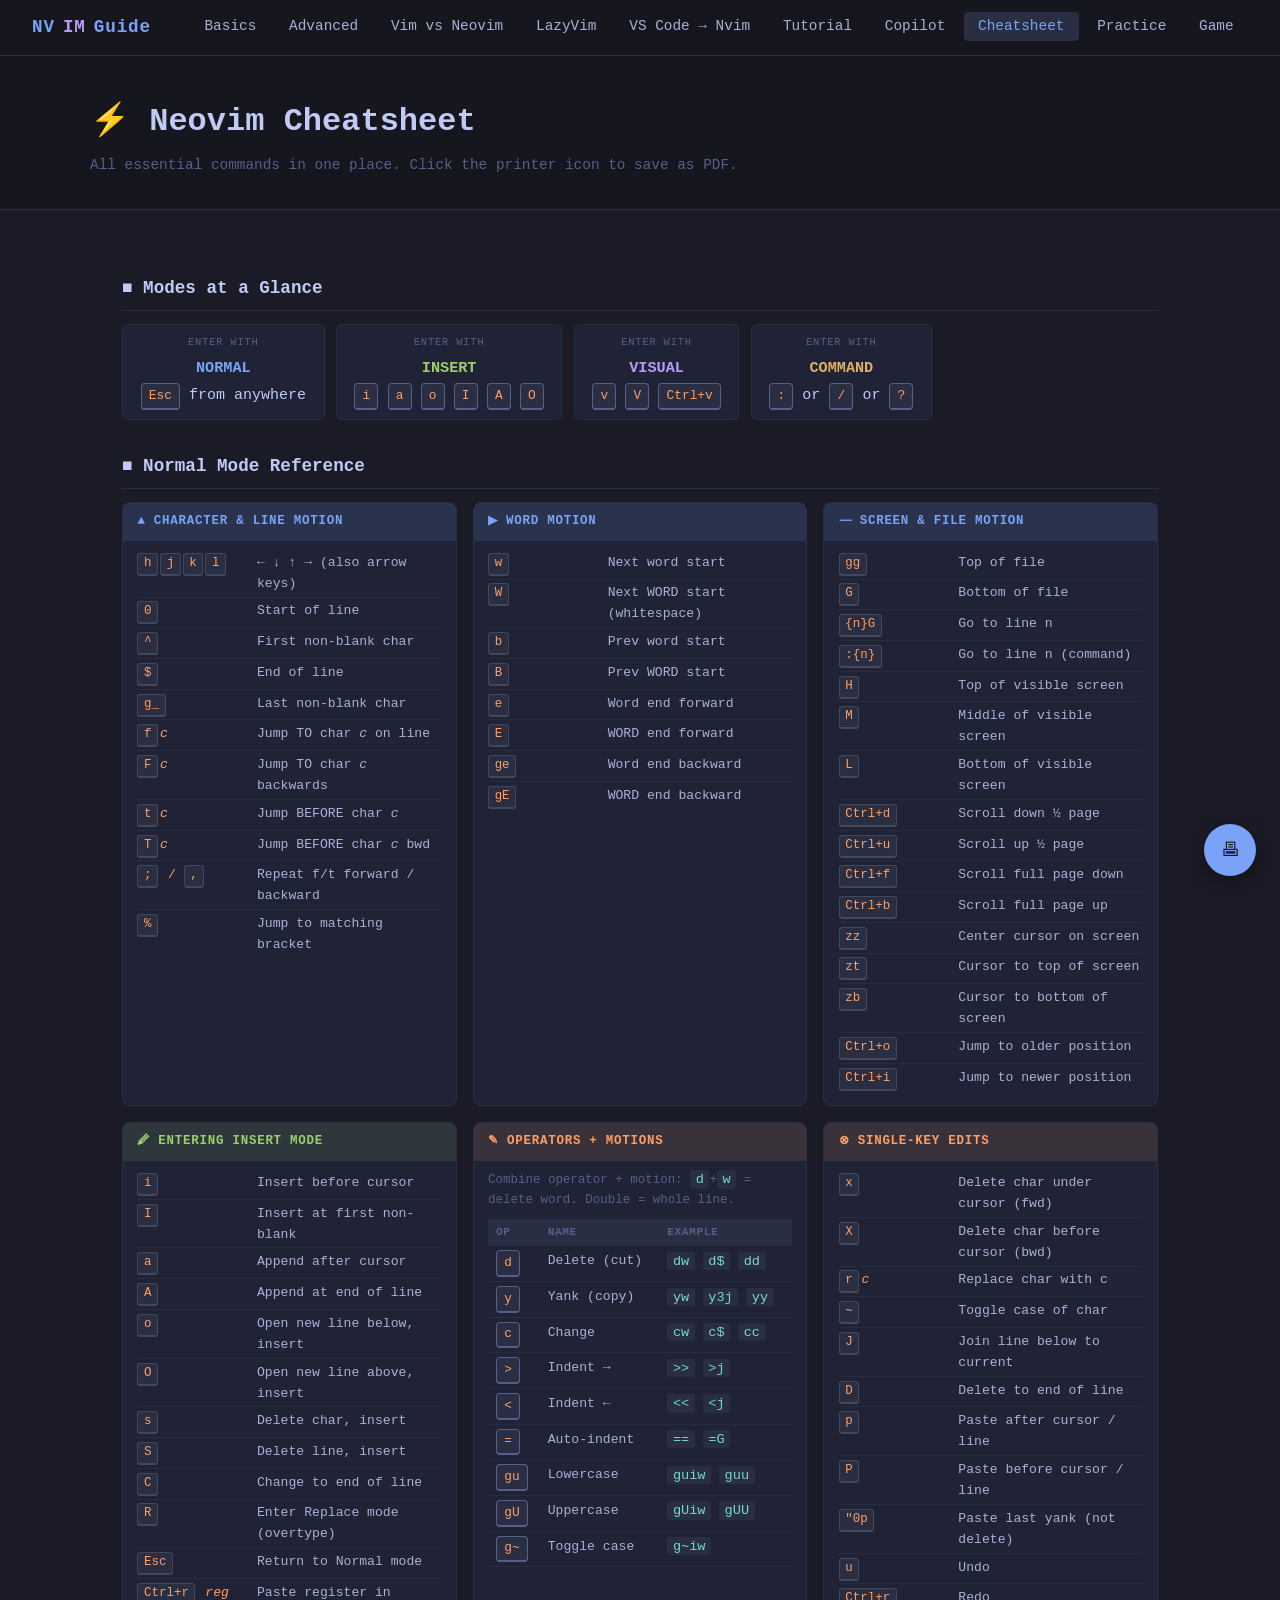
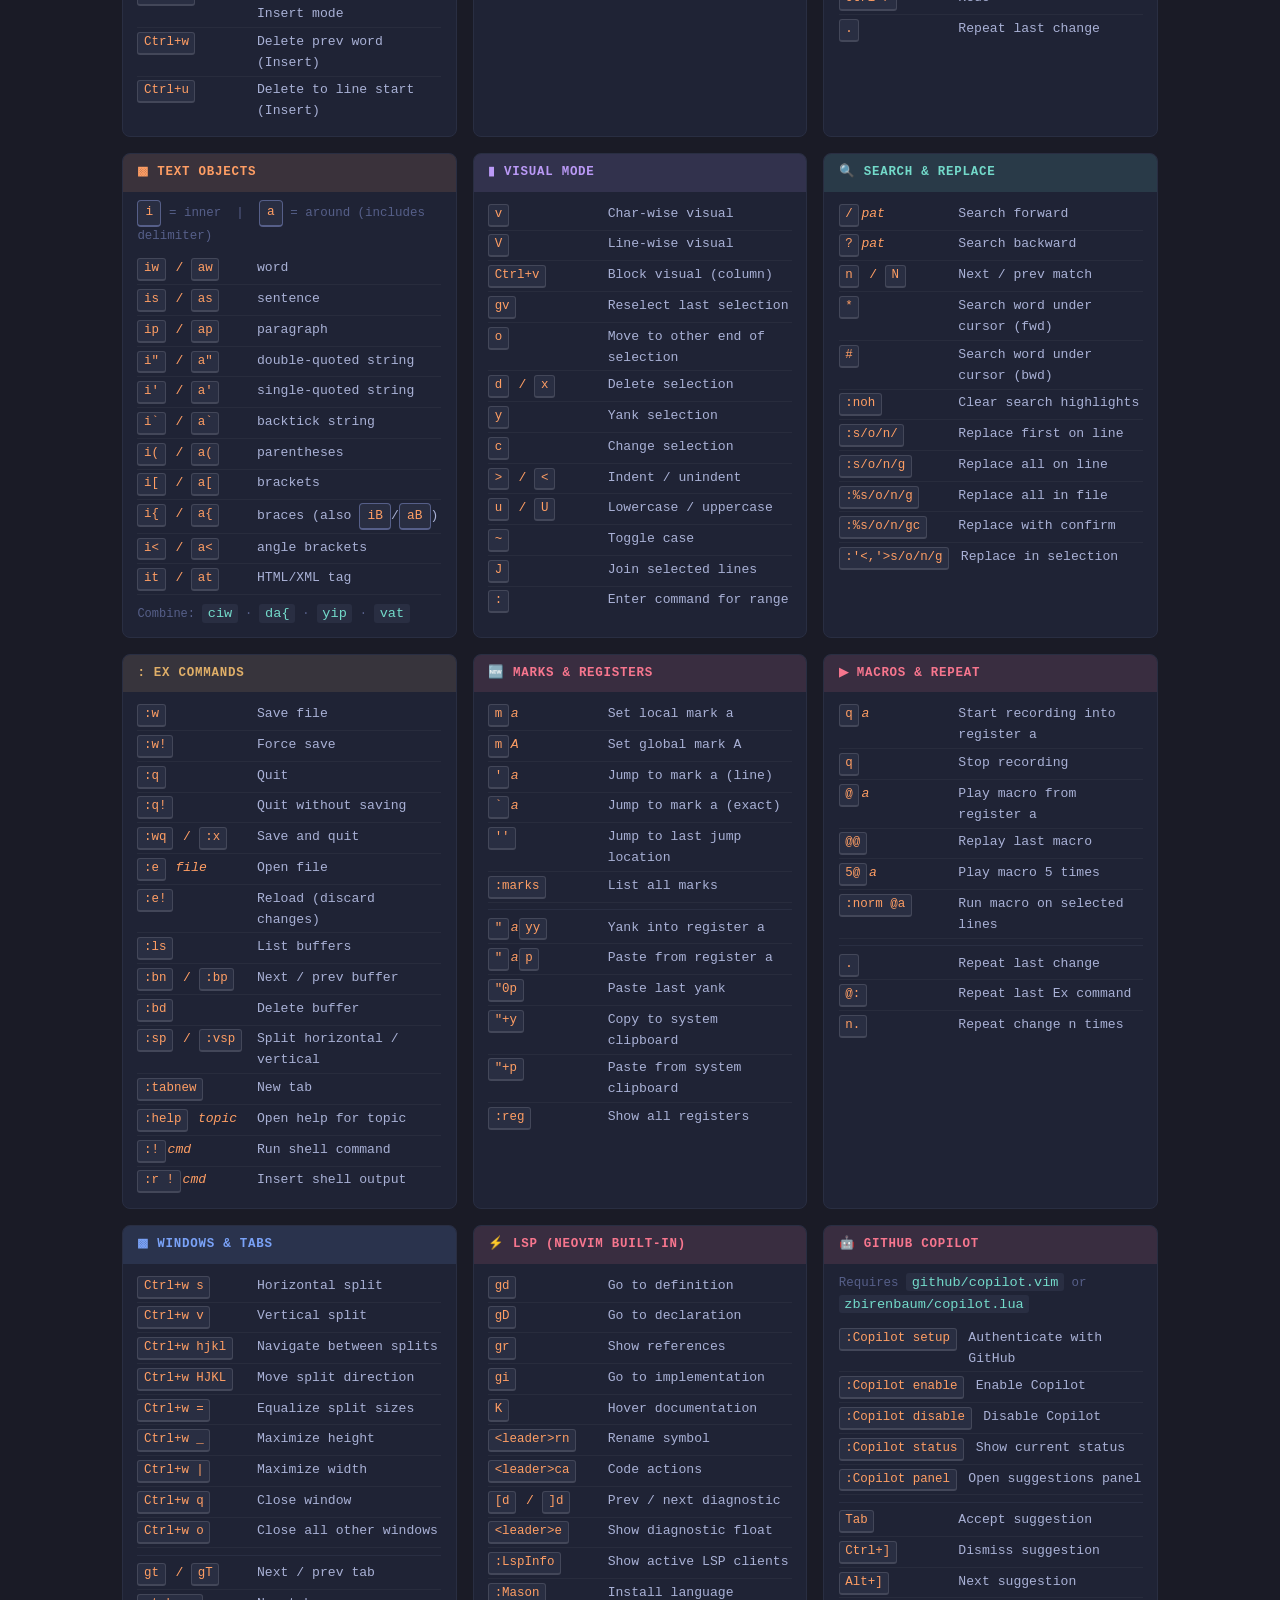
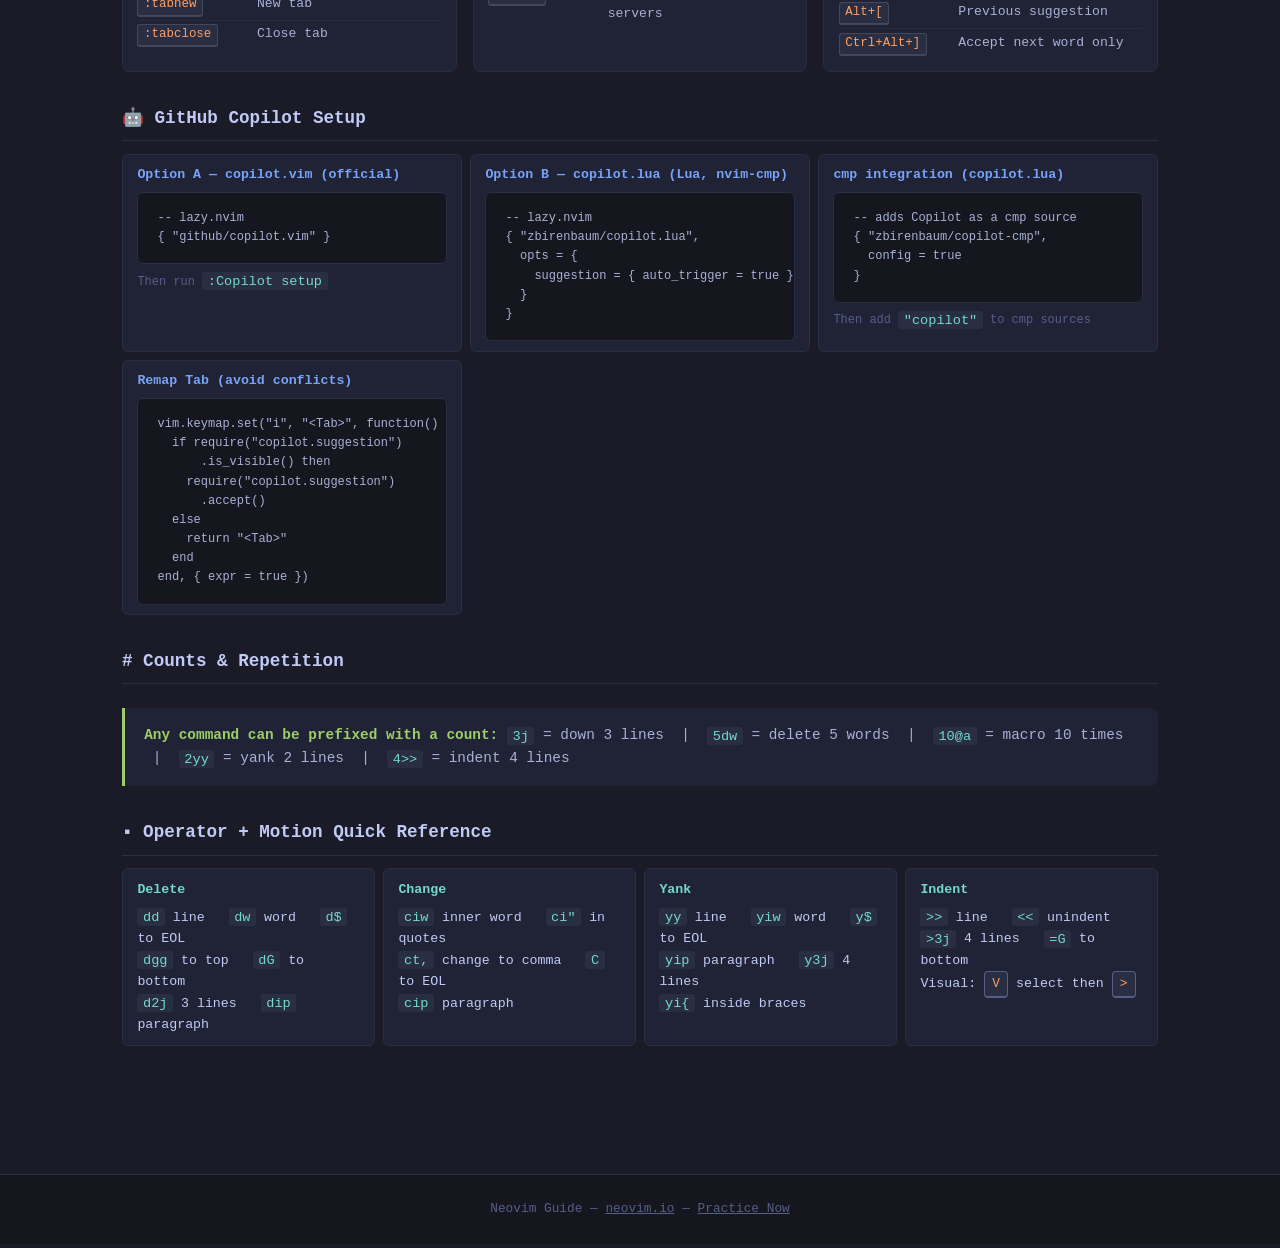
<file: cheatsheet.html>
<!DOCTYPE html>
<html lang="en">
<head>
  <meta charset="UTF-8">
  <meta name="viewport" content="width=device-width, initial-scale=1.0">
  <title>Neovim Guide — Cheatsheet</title>
  <link rel="stylesheet" href="styles.css">
  <style>
    .cheat-grid {
      display: grid;
      grid-template-columns: repeat(auto-fill, minmax(300px, 1fr));
      gap: 1rem;
      margin-bottom: 2rem;
    }

    .cheat-card {
      background: var(--bg3);
      border: 1px solid var(--border);
      border-radius: 8px;
      overflow: hidden;
    }

    .cheat-card-header {
      padding: 0.55rem 0.9rem;
      font-size: 0.78rem;
      font-weight: 700;
      text-transform: uppercase;
      letter-spacing: 0.06em;
      display: flex;
      align-items: center;
      gap: 0.5rem;
    }

    .cheat-card-header.nav    { background: rgba(122,162,247,0.12); color: var(--accent); }
    .cheat-card-header.insert { background: rgba(158,206,106,0.12); color: var(--green); }
    .cheat-card-header.edit   { background: rgba(255,158,100,0.12); color: var(--orange); }
    .cheat-card-header.visual { background: rgba(187,154,247,0.12); color: var(--accent2); }
    .cheat-card-header.search { background: rgba(115,218,202,0.12); color: var(--teal); }
    .cheat-card-header.cmd    { background: rgba(224,175,104,0.12); color: var(--yellow); }
    .cheat-card-header.adv    { background: rgba(247,118,142,0.12); color: var(--red); }

    .cheat-card-body {
      padding: 0.5rem 0.9rem 0.75rem;
    }

    .cheat-row {
      display: grid;
      grid-template-columns: minmax(110px, auto) 1fr;
      gap: 0.4rem 0.6rem;
      align-items: start;
      padding: 0.18rem 0;
      border-bottom: 1px solid rgba(255,255,255,0.04);
      font-size: 0.82rem;
    }
    .cheat-row:last-child { border-bottom: none; }

    .ck { color: var(--orange); white-space: nowrap; }
    .ck kbd {
      display: inline-block;
      background: var(--bg4);
      border: 1px solid rgba(255,255,255,0.12);
      border-bottom-width: 2px;
      border-radius: 3px;
      padding: 0 0.35rem;
      font-family: inherit;
      font-size: 0.78rem;
      color: var(--orange);
      margin-right: 2px;
    }
    .cv { color: var(--fg2); }

    /* Operator table */
    .op-table {
      width: 100%;
      font-size: 0.82rem;
      border-collapse: collapse;
      margin: 0.3rem 0 0.6rem;
    }
    .op-table th {
      background: var(--bg4);
      color: var(--fg3);
      font-size: 0.7rem;
      text-transform: uppercase;
      letter-spacing: 0.05em;
      padding: 0.3rem 0.5rem;
      text-align: left;
      font-weight: 600;
    }
    .op-table td {
      padding: 0.25rem 0.5rem;
      border-bottom: 1px solid rgba(255,255,255,0.04);
      color: var(--fg2);
      vertical-align: top;
    }
    .op-table td.op-key { color: var(--orange); white-space: nowrap; }

    .section-h2 {
      font-size: 1.1rem;
      font-weight: 700;
      color: var(--fg);
      margin: 2rem 0 0.8rem;
      padding-bottom: 0.5rem;
      border-bottom: 1px solid var(--border);
      display: flex;
      align-items: center;
      gap: 0.5rem;
    }

    .print-btn {
      position: fixed;
      bottom: 1.5rem;
      right: 1.5rem;
      background: var(--accent);
      color: var(--bg);
      border: none;
      border-radius: 50%;
      width: 52px;
      height: 52px;
      font-size: 1.2rem;
      cursor: pointer;
      display: flex;
      align-items: center;
      justify-content: center;
      box-shadow: 0 4px 16px rgba(0,0,0,0.4);
      transition: transform 0.15s;
      z-index: 50;
    }
    .print-btn:hover { transform: scale(1.08); }

    @media print {
      /* Landscape A4 fits 4 card columns comfortably */
      @page { size: A4 landscape; margin: 0.7cm 0.9cm; }

      body {
        background: #fff !important;
        color: #111 !important;
        font-size: 8.5px !important;
        line-height: 1.3 !important;
        min-height: 0 !important;
      }

      nav, .print-btn, footer { display: none !important; }

      /* Compact header — one line */
      .page-header {
        background: #fff !important;
        border-bottom: 1.5px solid #222 !important;
        padding: 0 0 0.3rem !important;
        margin-bottom: 0.5rem !important;
      }
      .page-header h1 { font-size: 1.1rem !important; color: #111 !important; display: inline !important; }
      .page-header p  { display: none !important; }

      .container { max-width: 100% !important; padding: 0 !important; margin: 0 !important; }

      /* 4 columns in landscape — key to fitting on fewer pages */
      .cheat-grid {
        grid-template-columns: repeat(4, 1fr) !important;
        gap: 0.25rem !important;
        margin-bottom: 0.5rem !important;
      }

      .cheat-card {
        break-inside: avoid;
        background: #f7f7f7 !important;
        border: 1px solid #ccc !important;
        border-radius: 4px !important;
      }
      .cheat-card-header {
        padding: 0.18rem 0.45rem !important;
        font-size: 0.58rem !important;
        letter-spacing: 0.04em !important;
      }
      .cheat-card-header.nav    { background: #e8f0fe !important; color: #1a56db !important; }
      .cheat-card-header.insert { background: #e8f5e9 !important; color: #2e7d32 !important; }
      .cheat-card-header.edit   { background: #fff3e0 !important; color: #c43e00 !important; }
      .cheat-card-header.visual { background: #f3e5f5 !important; color: #6a1b9a !important; }
      .cheat-card-header.search { background: #e0f7fa !important; color: #006064 !important; }
      .cheat-card-header.cmd    { background: #fffde7 !important; color: #b45309 !important; }
      .cheat-card-header.adv    { background: #fce4ec !important; color: #880e4f !important; }

      .cheat-card-body { padding: 0.15rem 0.45rem 0.3rem !important; }

      .cheat-row {
        font-size: 0.66rem !important;
        padding: 0.04rem 0 !important;
        gap: 0.15rem 0.3rem !important;
        border-bottom-color: rgba(0,0,0,0.06) !important;
      }
      .ck     { color: #b83000 !important; }
      .ck kbd { color: #b83000 !important; background: #efefef !important; border-color: #bbb !important; border-bottom-width: 1px !important; padding: 0 0.18rem !important; font-size: 0.6rem !important; }
      .cv     { color: #222 !important; }

      kbd {
        background: #efefef !important;
        border-color: #bbb !important;
        border-bottom-width: 1px !important;
        color: #b83000 !important;
        font-size: 0.6rem !important;
        padding: 0 0.18rem !important;
      }

      .section-h2 {
        font-size: 0.75rem !important;
        color: #111 !important;
        border-color: #bbb !important;
        margin: 0.5rem 0 0.3rem !important;
        padding-bottom: 0.15rem !important;
      }

      /* Modes at a Glance — shrink inline blocks */
      .container > div[style*="flex"] { flex-wrap: wrap !important; gap: 0.3rem !important; margin-bottom: 0.5rem !important; }
      .container > div[style*="flex"] > div { min-width: 90px !important; padding: 0.3rem 0.6rem !important; font-size: 0.66rem !important; }

      .op-table { font-size: 0.64rem !important; }
      .op-table th { background: #e5e5e5 !important; color: #333 !important; padding: 0.14rem 0.35rem !important; }
      .op-table td { padding: 0.1rem 0.35rem !important; color: #222 !important; border-color: rgba(0,0,0,0.06) !important; }
      .op-table td.op-key { color: #b83000 !important; }

      .callout {
        background: #f0f4ff !important;
        border-color: #1a56db !important;
        color: #222 !important;
        padding: 0.3rem 0.6rem !important;
        margin: 0.35rem 0 !important;
        font-size: 0.68rem !important;
      }
      .callout.tip    { background: #f1f8f1 !important; border-color: #2e7d32 !important; }
      .callout strong { color: #1a56db !important; }
      .callout.tip strong { color: #2e7d32 !important; }

      /* Op + Motion quick ref grid */
      .container > div[style*="grid"] { gap: 0.3rem !important; margin-bottom: 0.5rem !important; font-size: 0.66rem !important; }
      .container > div[style*="grid"] > div { padding: 0.35rem 0.6rem !important; }

      code { background: #ebebeb !important; color: #006064 !important; font-size: 0.64rem !important; padding: 0.03rem 0.2rem !important; }
      pre  { background: #f5f5f5 !important; color: #333 !important; border-color: #ddd !important; font-size: 0.64rem !important; padding: 0.4rem 0.6rem !important; }

      /* Hide verbose Copilot setup code blocks — keep the card only */
      .section-h2 + div[style*="grid"] pre { display: none !important; }
    }
  </style>
</head>
<body>

<nav>
  <a class="nav-logo" href="index.html">NV<span>IM</span> Guide</a>
  <ul>
    <li><a href="basics.html">Basics</a></li>
    <li><a href="advanced.html">Advanced</a></li>
    <li><a href="vs-vim.html">Vim vs Neovim</a></li>
    <li><a href="lazyvim.html">LazyVim</a></li>
    <li><a href="vscode-to-nvim.html">VS Code → Nvim</a></li>
    <li><a href="tutorial.html">Tutorial</a></li>
    <li><a href="copilot.html">Copilot</a></li>
    <li><a href="cheatsheet.html" class="active">Cheatsheet</a></li>
    <li><a href="practice.html">Practice</a></li>
    <li><a href="game.html">Game</a></li>
  </ul>
</nav>

<button class="print-btn" onclick="window.print()" title="Print / Save as PDF">&#128438;</button>

<div class="page-header">
  <div class="container">
    <h1>&#9889; Neovim Cheatsheet</h1>
    <p>All essential commands in one place. Click the printer icon to save as PDF.</p>
  </div>
</div>

<div class="container">

  <!-- MODES QUICK VIEW -->
  <div class="section-h2">&#9632; Modes at a Glance</div>
  <div style="display:flex;gap:0.7rem;flex-wrap:wrap;margin-bottom:2rem;">
    <div style="background:var(--bg3);border:1px solid var(--border);border-radius:6px;padding:0.6rem 1.1rem;text-align:center;min-width:130px;">
      <div style="font-size:0.65rem;color:var(--fg3);text-transform:uppercase;letter-spacing:0.08em;margin-bottom:0.3rem;">enter with</div>
      <div style="font-weight:700;color:var(--accent);font-size:0.95rem;margin-bottom:0.2rem;">NORMAL</div>
      <kbd>Esc</kbd> from anywhere
    </div>
    <div style="background:var(--bg3);border:1px solid var(--border);border-radius:6px;padding:0.6rem 1.1rem;text-align:center;min-width:130px;">
      <div style="font-size:0.65rem;color:var(--fg3);text-transform:uppercase;letter-spacing:0.08em;margin-bottom:0.3rem;">enter with</div>
      <div style="font-weight:700;color:var(--green);font-size:0.95rem;margin-bottom:0.2rem;">INSERT</div>
      <kbd>i</kbd> <kbd>a</kbd> <kbd>o</kbd> <kbd>I</kbd> <kbd>A</kbd> <kbd>O</kbd>
    </div>
    <div style="background:var(--bg3);border:1px solid var(--border);border-radius:6px;padding:0.6rem 1.1rem;text-align:center;min-width:130px;">
      <div style="font-size:0.65rem;color:var(--fg3);text-transform:uppercase;letter-spacing:0.08em;margin-bottom:0.3rem;">enter with</div>
      <div style="font-weight:700;color:var(--accent2);font-size:0.95rem;margin-bottom:0.2rem;">VISUAL</div>
      <kbd>v</kbd> <kbd>V</kbd> <kbd>Ctrl+v</kbd>
    </div>
    <div style="background:var(--bg3);border:1px solid var(--border);border-radius:6px;padding:0.6rem 1.1rem;text-align:center;min-width:130px;">
      <div style="font-size:0.65rem;color:var(--fg3);text-transform:uppercase;letter-spacing:0.08em;margin-bottom:0.3rem;">enter with</div>
      <div style="font-weight:700;color:var(--yellow);font-size:0.95rem;margin-bottom:0.2rem;">COMMAND</div>
      <kbd>:</kbd> or <kbd>/</kbd> or <kbd>?</kbd>
    </div>
  </div>

  <!-- MAIN GRID -->
  <div class="section-h2">&#9632; Normal Mode Reference</div>
  <div class="cheat-grid">

    <!-- Navigation: Character -->
    <div class="cheat-card">
      <div class="cheat-card-header nav">&#9650; Character &amp; Line Motion</div>
      <div class="cheat-card-body">
        <div class="cheat-row"><span class="ck"><kbd>h</kbd><kbd>j</kbd><kbd>k</kbd><kbd>l</kbd></span><span class="cv">← ↓ ↑ → (also arrow keys)</span></div>
        <div class="cheat-row"><span class="ck"><kbd>0</kbd></span><span class="cv">Start of line</span></div>
        <div class="cheat-row"><span class="ck"><kbd>^</kbd></span><span class="cv">First non-blank char</span></div>
        <div class="cheat-row"><span class="ck"><kbd>$</kbd></span><span class="cv">End of line</span></div>
        <div class="cheat-row"><span class="ck"><kbd>g_</kbd></span><span class="cv">Last non-blank char</span></div>
        <div class="cheat-row"><span class="ck"><kbd>f</kbd><em>c</em></span><span class="cv">Jump TO char <em>c</em> on line</span></div>
        <div class="cheat-row"><span class="ck"><kbd>F</kbd><em>c</em></span><span class="cv">Jump TO char <em>c</em> backwards</span></div>
        <div class="cheat-row"><span class="ck"><kbd>t</kbd><em>c</em></span><span class="cv">Jump BEFORE char <em>c</em></span></div>
        <div class="cheat-row"><span class="ck"><kbd>T</kbd><em>c</em></span><span class="cv">Jump BEFORE char <em>c</em> bwd</span></div>
        <div class="cheat-row"><span class="ck"><kbd>;</kbd> / <kbd>,</kbd></span><span class="cv">Repeat f/t forward / backward</span></div>
        <div class="cheat-row"><span class="ck"><kbd>%</kbd></span><span class="cv">Jump to matching bracket</span></div>
      </div>
    </div>

    <!-- Navigation: Word -->
    <div class="cheat-card">
      <div class="cheat-card-header nav">&#9654; Word Motion</div>
      <div class="cheat-card-body">
        <div class="cheat-row"><span class="ck"><kbd>w</kbd></span><span class="cv">Next word start</span></div>
        <div class="cheat-row"><span class="ck"><kbd>W</kbd></span><span class="cv">Next WORD start (whitespace)</span></div>
        <div class="cheat-row"><span class="ck"><kbd>b</kbd></span><span class="cv">Prev word start</span></div>
        <div class="cheat-row"><span class="ck"><kbd>B</kbd></span><span class="cv">Prev WORD start</span></div>
        <div class="cheat-row"><span class="ck"><kbd>e</kbd></span><span class="cv">Word end forward</span></div>
        <div class="cheat-row"><span class="ck"><kbd>E</kbd></span><span class="cv">WORD end forward</span></div>
        <div class="cheat-row"><span class="ck"><kbd>ge</kbd></span><span class="cv">Word end backward</span></div>
        <div class="cheat-row"><span class="ck"><kbd>gE</kbd></span><span class="cv">WORD end backward</span></div>
      </div>
    </div>

    <!-- Navigation: Screen/File -->
    <div class="cheat-card">
      <div class="cheat-card-header nav">&#11835; Screen &amp; File Motion</div>
      <div class="cheat-card-body">
        <div class="cheat-row"><span class="ck"><kbd>gg</kbd></span><span class="cv">Top of file</span></div>
        <div class="cheat-row"><span class="ck"><kbd>G</kbd></span><span class="cv">Bottom of file</span></div>
        <div class="cheat-row"><span class="ck"><kbd>{n}G</kbd></span><span class="cv">Go to line n</span></div>
        <div class="cheat-row"><span class="ck"><kbd>:{n}</kbd></span><span class="cv">Go to line n (command)</span></div>
        <div class="cheat-row"><span class="ck"><kbd>H</kbd></span><span class="cv">Top of visible screen</span></div>
        <div class="cheat-row"><span class="ck"><kbd>M</kbd></span><span class="cv">Middle of visible screen</span></div>
        <div class="cheat-row"><span class="ck"><kbd>L</kbd></span><span class="cv">Bottom of visible screen</span></div>
        <div class="cheat-row"><span class="ck"><kbd>Ctrl+d</kbd></span><span class="cv">Scroll down ½ page</span></div>
        <div class="cheat-row"><span class="ck"><kbd>Ctrl+u</kbd></span><span class="cv">Scroll up ½ page</span></div>
        <div class="cheat-row"><span class="ck"><kbd>Ctrl+f</kbd></span><span class="cv">Scroll full page down</span></div>
        <div class="cheat-row"><span class="ck"><kbd>Ctrl+b</kbd></span><span class="cv">Scroll full page up</span></div>
        <div class="cheat-row"><span class="ck"><kbd>zz</kbd></span><span class="cv">Center cursor on screen</span></div>
        <div class="cheat-row"><span class="ck"><kbd>zt</kbd></span><span class="cv">Cursor to top of screen</span></div>
        <div class="cheat-row"><span class="ck"><kbd>zb</kbd></span><span class="cv">Cursor to bottom of screen</span></div>
        <div class="cheat-row"><span class="ck"><kbd>Ctrl+o</kbd></span><span class="cv">Jump to older position</span></div>
        <div class="cheat-row"><span class="ck"><kbd>Ctrl+i</kbd></span><span class="cv">Jump to newer position</span></div>
      </div>
    </div>

    <!-- Insert -->
    <div class="cheat-card">
      <div class="cheat-card-header insert">&#128393; Entering Insert Mode</div>
      <div class="cheat-card-body">
        <div class="cheat-row"><span class="ck"><kbd>i</kbd></span><span class="cv">Insert before cursor</span></div>
        <div class="cheat-row"><span class="ck"><kbd>I</kbd></span><span class="cv">Insert at first non-blank</span></div>
        <div class="cheat-row"><span class="ck"><kbd>a</kbd></span><span class="cv">Append after cursor</span></div>
        <div class="cheat-row"><span class="ck"><kbd>A</kbd></span><span class="cv">Append at end of line</span></div>
        <div class="cheat-row"><span class="ck"><kbd>o</kbd></span><span class="cv">Open new line below, insert</span></div>
        <div class="cheat-row"><span class="ck"><kbd>O</kbd></span><span class="cv">Open new line above, insert</span></div>
        <div class="cheat-row"><span class="ck"><kbd>s</kbd></span><span class="cv">Delete char, insert</span></div>
        <div class="cheat-row"><span class="ck"><kbd>S</kbd></span><span class="cv">Delete line, insert</span></div>
        <div class="cheat-row"><span class="ck"><kbd>C</kbd></span><span class="cv">Change to end of line</span></div>
        <div class="cheat-row"><span class="ck"><kbd>R</kbd></span><span class="cv">Enter Replace mode (overtype)</span></div>
        <div class="cheat-row"><span class="ck"><kbd>Esc</kbd></span><span class="cv">Return to Normal mode</span></div>
        <div class="cheat-row"><span class="ck"><kbd>Ctrl+r</kbd> <em>reg</em></span><span class="cv">Paste register in Insert mode</span></div>
        <div class="cheat-row"><span class="ck"><kbd>Ctrl+w</kbd></span><span class="cv">Delete prev word (Insert)</span></div>
        <div class="cheat-row"><span class="ck"><kbd>Ctrl+u</kbd></span><span class="cv">Delete to line start (Insert)</span></div>
      </div>
    </div>

    <!-- Operators -->
    <div class="cheat-card">
      <div class="cheat-card-header edit">&#9998; Operators + Motions</div>
      <div class="cheat-card-body">
        <p style="font-size:0.78rem;color:var(--fg3);margin-bottom:0.5rem;">Combine operator + motion: <code>d</code>+<code>w</code> = delete word. Double = whole line.</p>
        <table class="op-table">
          <tr><th>Op</th><th>Name</th><th>Example</th></tr>
          <tr><td class="op-key"><kbd>d</kbd></td><td>Delete (cut)</td><td><code>dw</code> <code>d$</code> <code>dd</code></td></tr>
          <tr><td class="op-key"><kbd>y</kbd></td><td>Yank (copy)</td><td><code>yw</code> <code>y3j</code> <code>yy</code></td></tr>
          <tr><td class="op-key"><kbd>c</kbd></td><td>Change</td><td><code>cw</code> <code>c$</code> <code>cc</code></td></tr>
          <tr><td class="op-key"><kbd>&gt;</kbd></td><td>Indent →</td><td><code>&gt;&gt;</code> <code>&gt;j</code></td></tr>
          <tr><td class="op-key"><kbd>&lt;</kbd></td><td>Indent ←</td><td><code>&lt;&lt;</code> <code>&lt;j</code></td></tr>
          <tr><td class="op-key"><kbd>=</kbd></td><td>Auto-indent</td><td><code>==</code> <code>=G</code></td></tr>
          <tr><td class="op-key"><kbd>gu</kbd></td><td>Lowercase</td><td><code>guiw</code> <code>guu</code></td></tr>
          <tr><td class="op-key"><kbd>gU</kbd></td><td>Uppercase</td><td><code>gUiw</code> <code>gUU</code></td></tr>
          <tr><td class="op-key"><kbd>g~</kbd></td><td>Toggle case</td><td><code>g~iw</code></td></tr>
        </table>
      </div>
    </div>

    <!-- Single edits -->
    <div class="cheat-card">
      <div class="cheat-card-header edit">&#8855; Single-Key Edits</div>
      <div class="cheat-card-body">
        <div class="cheat-row"><span class="ck"><kbd>x</kbd></span><span class="cv">Delete char under cursor (fwd)</span></div>
        <div class="cheat-row"><span class="ck"><kbd>X</kbd></span><span class="cv">Delete char before cursor (bwd)</span></div>
        <div class="cheat-row"><span class="ck"><kbd>r</kbd><em>c</em></span><span class="cv">Replace char with c</span></div>
        <div class="cheat-row"><span class="ck"><kbd>~</kbd></span><span class="cv">Toggle case of char</span></div>
        <div class="cheat-row"><span class="ck"><kbd>J</kbd></span><span class="cv">Join line below to current</span></div>
        <div class="cheat-row"><span class="ck"><kbd>D</kbd></span><span class="cv">Delete to end of line</span></div>
        <div class="cheat-row"><span class="ck"><kbd>p</kbd></span><span class="cv">Paste after cursor / line</span></div>
        <div class="cheat-row"><span class="ck"><kbd>P</kbd></span><span class="cv">Paste before cursor / line</span></div>
        <div class="cheat-row"><span class="ck"><kbd>"0p</kbd></span><span class="cv">Paste last yank (not delete)</span></div>
        <div class="cheat-row"><span class="ck"><kbd>u</kbd></span><span class="cv">Undo</span></div>
        <div class="cheat-row"><span class="ck"><kbd>Ctrl+r</kbd></span><span class="cv">Redo</span></div>
        <div class="cheat-row"><span class="ck"><kbd>.</kbd></span><span class="cv">Repeat last change</span></div>
      </div>
    </div>

    <!-- Text Objects -->
    <div class="cheat-card">
      <div class="cheat-card-header edit">&#9641; Text Objects</div>
      <div class="cheat-card-body">
        <p style="font-size:0.78rem;color:var(--fg3);margin-bottom:0.5rem;"><kbd>i</kbd> = inner &nbsp;|&nbsp; <kbd>a</kbd> = around (includes delimiter)</p>
        <div class="cheat-row"><span class="ck"><kbd>iw</kbd> / <kbd>aw</kbd></span><span class="cv">word</span></div>
        <div class="cheat-row"><span class="ck"><kbd>is</kbd> / <kbd>as</kbd></span><span class="cv">sentence</span></div>
        <div class="cheat-row"><span class="ck"><kbd>ip</kbd> / <kbd>ap</kbd></span><span class="cv">paragraph</span></div>
        <div class="cheat-row"><span class="ck"><kbd>i"</kbd> / <kbd>a"</kbd></span><span class="cv">double-quoted string</span></div>
        <div class="cheat-row"><span class="ck"><kbd>i'</kbd> / <kbd>a'</kbd></span><span class="cv">single-quoted string</span></div>
        <div class="cheat-row"><span class="ck"><kbd>i`</kbd> / <kbd>a`</kbd></span><span class="cv">backtick string</span></div>
        <div class="cheat-row"><span class="ck"><kbd>i(</kbd> / <kbd>a(</kbd></span><span class="cv">parentheses</span></div>
        <div class="cheat-row"><span class="ck"><kbd>i[</kbd> / <kbd>a[</kbd></span><span class="cv">brackets</span></div>
        <div class="cheat-row"><span class="ck"><kbd>i{</kbd> / <kbd>a{</kbd></span><span class="cv">braces (also <kbd>iB</kbd>/<kbd>aB</kbd>)</span></div>
        <div class="cheat-row"><span class="ck"><kbd>i&lt;</kbd> / <kbd>a&lt;</kbd></span><span class="cv">angle brackets</span></div>
        <div class="cheat-row"><span class="ck"><kbd>it</kbd> / <kbd>at</kbd></span><span class="cv">HTML/XML tag</span></div>
        <p style="font-size:0.75rem;color:var(--fg3);margin-top:0.5rem;">Combine: <code>ciw</code> · <code>da{</code> · <code>yip</code> · <code>vat</code></p>
      </div>
    </div>

    <!-- Visual -->
    <div class="cheat-card">
      <div class="cheat-card-header visual">&#9646; Visual Mode</div>
      <div class="cheat-card-body">
        <div class="cheat-row"><span class="ck"><kbd>v</kbd></span><span class="cv">Char-wise visual</span></div>
        <div class="cheat-row"><span class="ck"><kbd>V</kbd></span><span class="cv">Line-wise visual</span></div>
        <div class="cheat-row"><span class="ck"><kbd>Ctrl+v</kbd></span><span class="cv">Block visual (column)</span></div>
        <div class="cheat-row"><span class="ck"><kbd>gv</kbd></span><span class="cv">Reselect last selection</span></div>
        <div class="cheat-row"><span class="ck"><kbd>o</kbd></span><span class="cv">Move to other end of selection</span></div>
        <div class="cheat-row"><span class="ck"><kbd>d</kbd> / <kbd>x</kbd></span><span class="cv">Delete selection</span></div>
        <div class="cheat-row"><span class="ck"><kbd>y</kbd></span><span class="cv">Yank selection</span></div>
        <div class="cheat-row"><span class="ck"><kbd>c</kbd></span><span class="cv">Change selection</span></div>
        <div class="cheat-row"><span class="ck"><kbd>&gt;</kbd> / <kbd>&lt;</kbd></span><span class="cv">Indent / unindent</span></div>
        <div class="cheat-row"><span class="ck"><kbd>u</kbd> / <kbd>U</kbd></span><span class="cv">Lowercase / uppercase</span></div>
        <div class="cheat-row"><span class="ck"><kbd>~</kbd></span><span class="cv">Toggle case</span></div>
        <div class="cheat-row"><span class="ck"><kbd>J</kbd></span><span class="cv">Join selected lines</span></div>
        <div class="cheat-row"><span class="ck"><kbd>:</kbd></span><span class="cv">Enter command for range</span></div>
      </div>
    </div>

    <!-- Search -->
    <div class="cheat-card">
      <div class="cheat-card-header search">&#128269; Search &amp; Replace</div>
      <div class="cheat-card-body">
        <div class="cheat-row"><span class="ck"><kbd>/</kbd><em>pat</em></span><span class="cv">Search forward</span></div>
        <div class="cheat-row"><span class="ck"><kbd>?</kbd><em>pat</em></span><span class="cv">Search backward</span></div>
        <div class="cheat-row"><span class="ck"><kbd>n</kbd> / <kbd>N</kbd></span><span class="cv">Next / prev match</span></div>
        <div class="cheat-row"><span class="ck"><kbd>*</kbd></span><span class="cv">Search word under cursor (fwd)</span></div>
        <div class="cheat-row"><span class="ck"><kbd>#</kbd></span><span class="cv">Search word under cursor (bwd)</span></div>
        <div class="cheat-row"><span class="ck"><kbd>:noh</kbd></span><span class="cv">Clear search highlights</span></div>
        <div class="cheat-row"><span class="ck"><kbd>:s/o/n/</kbd></span><span class="cv">Replace first on line</span></div>
        <div class="cheat-row"><span class="ck"><kbd>:s/o/n/g</kbd></span><span class="cv">Replace all on line</span></div>
        <div class="cheat-row"><span class="ck"><kbd>:%s/o/n/g</kbd></span><span class="cv">Replace all in file</span></div>
        <div class="cheat-row"><span class="ck"><kbd>:%s/o/n/gc</kbd></span><span class="cv">Replace with confirm</span></div>
        <div class="cheat-row"><span class="ck"><kbd>:'&lt;,'&gt;s/o/n/g</kbd></span><span class="cv">Replace in selection</span></div>
      </div>
    </div>

    <!-- Commands -->
    <div class="cheat-card">
      <div class="cheat-card-header cmd">&#58; Ex Commands</div>
      <div class="cheat-card-body">
        <div class="cheat-row"><span class="ck"><kbd>:w</kbd></span><span class="cv">Save file</span></div>
        <div class="cheat-row"><span class="ck"><kbd>:w!</kbd></span><span class="cv">Force save</span></div>
        <div class="cheat-row"><span class="ck"><kbd>:q</kbd></span><span class="cv">Quit</span></div>
        <div class="cheat-row"><span class="ck"><kbd>:q!</kbd></span><span class="cv">Quit without saving</span></div>
        <div class="cheat-row"><span class="ck"><kbd>:wq</kbd> / <kbd>:x</kbd></span><span class="cv">Save and quit</span></div>
        <div class="cheat-row"><span class="ck"><kbd>:e</kbd> <em>file</em></span><span class="cv">Open file</span></div>
        <div class="cheat-row"><span class="ck"><kbd>:e!</kbd></span><span class="cv">Reload (discard changes)</span></div>
        <div class="cheat-row"><span class="ck"><kbd>:ls</kbd></span><span class="cv">List buffers</span></div>
        <div class="cheat-row"><span class="ck"><kbd>:bn</kbd> / <kbd>:bp</kbd></span><span class="cv">Next / prev buffer</span></div>
        <div class="cheat-row"><span class="ck"><kbd>:bd</kbd></span><span class="cv">Delete buffer</span></div>
        <div class="cheat-row"><span class="ck"><kbd>:sp</kbd> / <kbd>:vsp</kbd></span><span class="cv">Split horizontal / vertical</span></div>
        <div class="cheat-row"><span class="ck"><kbd>:tabnew</kbd></span><span class="cv">New tab</span></div>
        <div class="cheat-row"><span class="ck"><kbd>:help</kbd> <em>topic</em></span><span class="cv">Open help for topic</span></div>
        <div class="cheat-row"><span class="ck"><kbd>:!</kbd><em>cmd</em></span><span class="cv">Run shell command</span></div>
        <div class="cheat-row"><span class="ck"><kbd>:r !</kbd><em>cmd</em></span><span class="cv">Insert shell output</span></div>
      </div>
    </div>

    <!-- Marks & Registers -->
    <div class="cheat-card">
      <div class="cheat-card-header adv">&#127381; Marks &amp; Registers</div>
      <div class="cheat-card-body">
        <div class="cheat-row"><span class="ck"><kbd>m</kbd><em>a</em></span><span class="cv">Set local mark a</span></div>
        <div class="cheat-row"><span class="ck"><kbd>m</kbd><em>A</em></span><span class="cv">Set global mark A</span></div>
        <div class="cheat-row"><span class="ck"><kbd>'</kbd><em>a</em></span><span class="cv">Jump to mark a (line)</span></div>
        <div class="cheat-row"><span class="ck"><kbd>`</kbd><em>a</em></span><span class="cv">Jump to mark a (exact)</span></div>
        <div class="cheat-row"><span class="ck"><kbd>''</kbd></span><span class="cv">Jump to last jump location</span></div>
        <div class="cheat-row"><span class="ck"><kbd>:marks</kbd></span><span class="cv">List all marks</span></div>
        <div class="cheat-row" style="border-top:1px solid var(--border);margin-top:0.4rem;padding-top:0.4rem;"><span class="ck"><kbd>"</kbd><em>a</em><kbd>yy</kbd></span><span class="cv">Yank into register a</span></div>
        <div class="cheat-row"><span class="ck"><kbd>"</kbd><em>a</em><kbd>p</kbd></span><span class="cv">Paste from register a</span></div>
        <div class="cheat-row"><span class="ck"><kbd>"0p</kbd></span><span class="cv">Paste last yank</span></div>
        <div class="cheat-row"><span class="ck"><kbd>"+y</kbd></span><span class="cv">Copy to system clipboard</span></div>
        <div class="cheat-row"><span class="ck"><kbd>"+p</kbd></span><span class="cv">Paste from system clipboard</span></div>
        <div class="cheat-row"><span class="ck"><kbd>:reg</kbd></span><span class="cv">Show all registers</span></div>
      </div>
    </div>

    <!-- Macros -->
    <div class="cheat-card">
      <div class="cheat-card-header adv">&#9654; Macros &amp; Repeat</div>
      <div class="cheat-card-body">
        <div class="cheat-row"><span class="ck"><kbd>q</kbd><em>a</em></span><span class="cv">Start recording into register a</span></div>
        <div class="cheat-row"><span class="ck"><kbd>q</kbd></span><span class="cv">Stop recording</span></div>
        <div class="cheat-row"><span class="ck"><kbd>@</kbd><em>a</em></span><span class="cv">Play macro from register a</span></div>
        <div class="cheat-row"><span class="ck"><kbd>@@</kbd></span><span class="cv">Replay last macro</span></div>
        <div class="cheat-row"><span class="ck"><kbd>5@</kbd><em>a</em></span><span class="cv">Play macro 5 times</span></div>
        <div class="cheat-row"><span class="ck"><kbd>:norm @a</kbd></span><span class="cv">Run macro on selected lines</span></div>
        <div class="cheat-row" style="border-top:1px solid var(--border);margin-top:0.4rem;padding-top:0.4rem;"><span class="ck"><kbd>.</kbd></span><span class="cv">Repeat last change</span></div>
        <div class="cheat-row"><span class="ck"><kbd>@:</kbd></span><span class="cv">Repeat last Ex command</span></div>
        <div class="cheat-row"><span class="ck"><kbd>n.</kbd></span><span class="cv">Repeat change n times</span></div>
      </div>
    </div>

    <!-- Windows -->
    <div class="cheat-card">
      <div class="cheat-card-header nav">&#9641; Windows &amp; Tabs</div>
      <div class="cheat-card-body">
        <div class="cheat-row"><span class="ck"><kbd>Ctrl+w s</kbd></span><span class="cv">Horizontal split</span></div>
        <div class="cheat-row"><span class="ck"><kbd>Ctrl+w v</kbd></span><span class="cv">Vertical split</span></div>
        <div class="cheat-row"><span class="ck"><kbd>Ctrl+w hjkl</kbd></span><span class="cv">Navigate between splits</span></div>
        <div class="cheat-row"><span class="ck"><kbd>Ctrl+w HJKL</kbd></span><span class="cv">Move split direction</span></div>
        <div class="cheat-row"><span class="ck"><kbd>Ctrl+w =</kbd></span><span class="cv">Equalize split sizes</span></div>
        <div class="cheat-row"><span class="ck"><kbd>Ctrl+w _</kbd></span><span class="cv">Maximize height</span></div>
        <div class="cheat-row"><span class="ck"><kbd>Ctrl+w |</kbd></span><span class="cv">Maximize width</span></div>
        <div class="cheat-row"><span class="ck"><kbd>Ctrl+w q</kbd></span><span class="cv">Close window</span></div>
        <div class="cheat-row"><span class="ck"><kbd>Ctrl+w o</kbd></span><span class="cv">Close all other windows</span></div>
        <div class="cheat-row" style="border-top:1px solid var(--border);margin-top:0.4rem;padding-top:0.4rem;"><span class="ck"><kbd>gt</kbd> / <kbd>gT</kbd></span><span class="cv">Next / prev tab</span></div>
        <div class="cheat-row"><span class="ck"><kbd>:tabnew</kbd></span><span class="cv">New tab</span></div>
        <div class="cheat-row"><span class="ck"><kbd>:tabclose</kbd></span><span class="cv">Close tab</span></div>
      </div>
    </div>

    <!-- LSP -->
    <div class="cheat-card">
      <div class="cheat-card-header adv">&#9889; LSP (Neovim built-in)</div>
      <div class="cheat-card-body">
        <div class="cheat-row"><span class="ck"><kbd>gd</kbd></span><span class="cv">Go to definition</span></div>
        <div class="cheat-row"><span class="ck"><kbd>gD</kbd></span><span class="cv">Go to declaration</span></div>
        <div class="cheat-row"><span class="ck"><kbd>gr</kbd></span><span class="cv">Show references</span></div>
        <div class="cheat-row"><span class="ck"><kbd>gi</kbd></span><span class="cv">Go to implementation</span></div>
        <div class="cheat-row"><span class="ck"><kbd>K</kbd></span><span class="cv">Hover documentation</span></div>
        <div class="cheat-row"><span class="ck"><kbd>&lt;leader&gt;rn</kbd></span><span class="cv">Rename symbol</span></div>
        <div class="cheat-row"><span class="ck"><kbd>&lt;leader&gt;ca</kbd></span><span class="cv">Code actions</span></div>
        <div class="cheat-row"><span class="ck"><kbd>[d</kbd> / <kbd>]d</kbd></span><span class="cv">Prev / next diagnostic</span></div>
        <div class="cheat-row"><span class="ck"><kbd>&lt;leader&gt;e</kbd></span><span class="cv">Show diagnostic float</span></div>
        <div class="cheat-row"><span class="ck"><kbd>:LspInfo</kbd></span><span class="cv">Show active LSP clients</span></div>
        <div class="cheat-row"><span class="ck"><kbd>:Mason</kbd></span><span class="cv">Install language servers</span></div>
      </div>
    </div>

    <!-- Copilot -->
    <div class="cheat-card">
      <div class="cheat-card-header adv">&#129302; GitHub Copilot</div>
      <div class="cheat-card-body">
        <p style="font-size:0.78rem;color:var(--fg3);margin-bottom:0.5rem;">Requires <code>github/copilot.vim</code> or <code>zbirenbaum/copilot.lua</code></p>
        <div class="cheat-row"><span class="ck"><kbd>:Copilot setup</kbd></span><span class="cv">Authenticate with GitHub</span></div>
        <div class="cheat-row"><span class="ck"><kbd>:Copilot enable</kbd></span><span class="cv">Enable Copilot</span></div>
        <div class="cheat-row"><span class="ck"><kbd>:Copilot disable</kbd></span><span class="cv">Disable Copilot</span></div>
        <div class="cheat-row"><span class="ck"><kbd>:Copilot status</kbd></span><span class="cv">Show current status</span></div>
        <div class="cheat-row"><span class="ck"><kbd>:Copilot panel</kbd></span><span class="cv">Open suggestions panel</span></div>
        <div class="cheat-row" style="border-top:1px solid var(--border);margin-top:0.4rem;padding-top:0.4rem;"><span class="ck"><kbd>Tab</kbd></span><span class="cv">Accept suggestion</span></div>
        <div class="cheat-row"><span class="ck"><kbd>Ctrl+]</kbd></span><span class="cv">Dismiss suggestion</span></div>
        <div class="cheat-row"><span class="ck"><kbd>Alt+]</kbd></span><span class="cv">Next suggestion</span></div>
        <div class="cheat-row"><span class="ck"><kbd>Alt+[</kbd></span><span class="cv">Previous suggestion</span></div>
        <div class="cheat-row"><span class="ck"><kbd>Ctrl+Alt+]</kbd></span><span class="cv">Accept next word only</span></div>
      </div>
    </div>

  </div><!-- end cheat-grid -->

  <!-- COPILOT SETUP -->
  <div class="section-h2">&#129302; GitHub Copilot Setup</div>
  <div style="display:grid;grid-template-columns:repeat(auto-fill,minmax(280px,1fr));gap:0.5rem;margin-bottom:2rem;font-size:0.83rem;">
    <div style="background:var(--bg3);border:1px solid var(--border);border-radius:6px;padding:0.6rem 0.9rem;">
      <div style="color:var(--accent);font-weight:700;margin-bottom:0.4rem;">Option A — copilot.vim (official)</div>
      <pre style="margin:0;font-size:0.75rem;">-- lazy.nvim
{ "github/copilot.vim" }</pre>
      <div style="color:var(--fg3);font-size:0.75rem;margin-top:0.4rem;">Then run <code>:Copilot setup</code></div>
    </div>
    <div style="background:var(--bg3);border:1px solid var(--border);border-radius:6px;padding:0.6rem 0.9rem;">
      <div style="color:var(--accent);font-weight:700;margin-bottom:0.4rem;">Option B — copilot.lua (Lua, nvim-cmp)</div>
      <pre style="margin:0;font-size:0.75rem;">-- lazy.nvim
{ "zbirenbaum/copilot.lua",
  opts = {
    suggestion = { auto_trigger = true },
  }
}</pre>
    </div>
    <div style="background:var(--bg3);border:1px solid var(--border);border-radius:6px;padding:0.6rem 0.9rem;">
      <div style="color:var(--accent);font-weight:700;margin-bottom:0.4rem;">cmp integration (copilot.lua)</div>
      <pre style="margin:0;font-size:0.75rem;">-- adds Copilot as a cmp source
{ "zbirenbaum/copilot-cmp",
  config = true
}</pre>
      <div style="color:var(--fg3);font-size:0.75rem;margin-top:0.4rem;">Then add <code>"copilot"</code> to cmp sources</div>
    </div>
    <div style="background:var(--bg3);border:1px solid var(--border);border-radius:6px;padding:0.6rem 0.9rem;">
      <div style="color:var(--accent);font-weight:700;margin-bottom:0.4rem;">Remap Tab (avoid conflicts)</div>
      <pre style="margin:0;font-size:0.75rem;">vim.keymap.set("i", "&lt;Tab&gt;", function()
  if require("copilot.suggestion")
      .is_visible() then
    require("copilot.suggestion")
      .accept()
  else
    return "&lt;Tab&gt;"
  end
end, { expr = true })</pre>
    </div>
  </div>

  <!-- COUNTS -->
  <div class="section-h2">&#35; Counts &amp; Repetition</div>
  <div class="callout tip">
    <strong>Any command can be prefixed with a count:</strong>
    <code>3j</code> = down 3 lines &nbsp;|&nbsp;
    <code>5dw</code> = delete 5 words &nbsp;|&nbsp;
    <code>10@a</code> = macro 10 times &nbsp;|&nbsp;
    <code>2yy</code> = yank 2 lines &nbsp;|&nbsp;
    <code>4&gt;&gt;</code> = indent 4 lines
  </div>

  <!-- OPERATOR CHEATSHEET -->
  <div class="section-h2">&#9642; Operator + Motion Quick Reference</div>
  <div style="display:grid;grid-template-columns:repeat(auto-fill,minmax(240px,1fr));gap:0.5rem;margin-bottom:2rem;font-size:0.83rem;">
    <div style="background:var(--bg3);border:1px solid var(--border);border-radius:6px;padding:0.6rem 0.9rem;">
      <div style="color:var(--teal);font-weight:700;margin-bottom:0.4rem;">Delete</div>
      <code>dd</code> line &nbsp; <code>dw</code> word &nbsp; <code>d$</code> to EOL<br>
      <code>dgg</code> to top &nbsp; <code>dG</code> to bottom<br>
      <code>d2j</code> 3 lines &nbsp; <code>dip</code> paragraph
    </div>
    <div style="background:var(--bg3);border:1px solid var(--border);border-radius:6px;padding:0.6rem 0.9rem;">
      <div style="color:var(--teal);font-weight:700;margin-bottom:0.4rem;">Change</div>
      <code>ciw</code> inner word &nbsp; <code>ci"</code> in quotes<br>
      <code>ct,</code> change to comma &nbsp; <code>C</code> to EOL<br>
      <code>cip</code> paragraph
    </div>
    <div style="background:var(--bg3);border:1px solid var(--border);border-radius:6px;padding:0.6rem 0.9rem;">
      <div style="color:var(--teal);font-weight:700;margin-bottom:0.4rem;">Yank</div>
      <code>yy</code> line &nbsp; <code>yiw</code> word &nbsp; <code>y$</code> to EOL<br>
      <code>yip</code> paragraph &nbsp; <code>y3j</code> 4 lines<br>
      <code>yi{</code> inside braces
    </div>
    <div style="background:var(--bg3);border:1px solid var(--border);border-radius:6px;padding:0.6rem 0.9rem;">
      <div style="color:var(--teal);font-weight:700;margin-bottom:0.4rem;">Indent</div>
      <code>&gt;&gt;</code> line &nbsp; <code>&lt;&lt;</code> unindent<br>
      <code>&gt;3j</code> 4 lines &nbsp; <code>=G</code> to bottom<br>
      Visual: <kbd>V</kbd> select then <kbd>&gt;</kbd>
    </div>
  </div>

</div>

<footer>
  <p>Neovim Guide &mdash; <a href="https://neovim.io" target="_blank">neovim.io</a> &mdash; <a href="practice.html">Practice Now</a></p>
</footer>

</body>
</html>
</file>
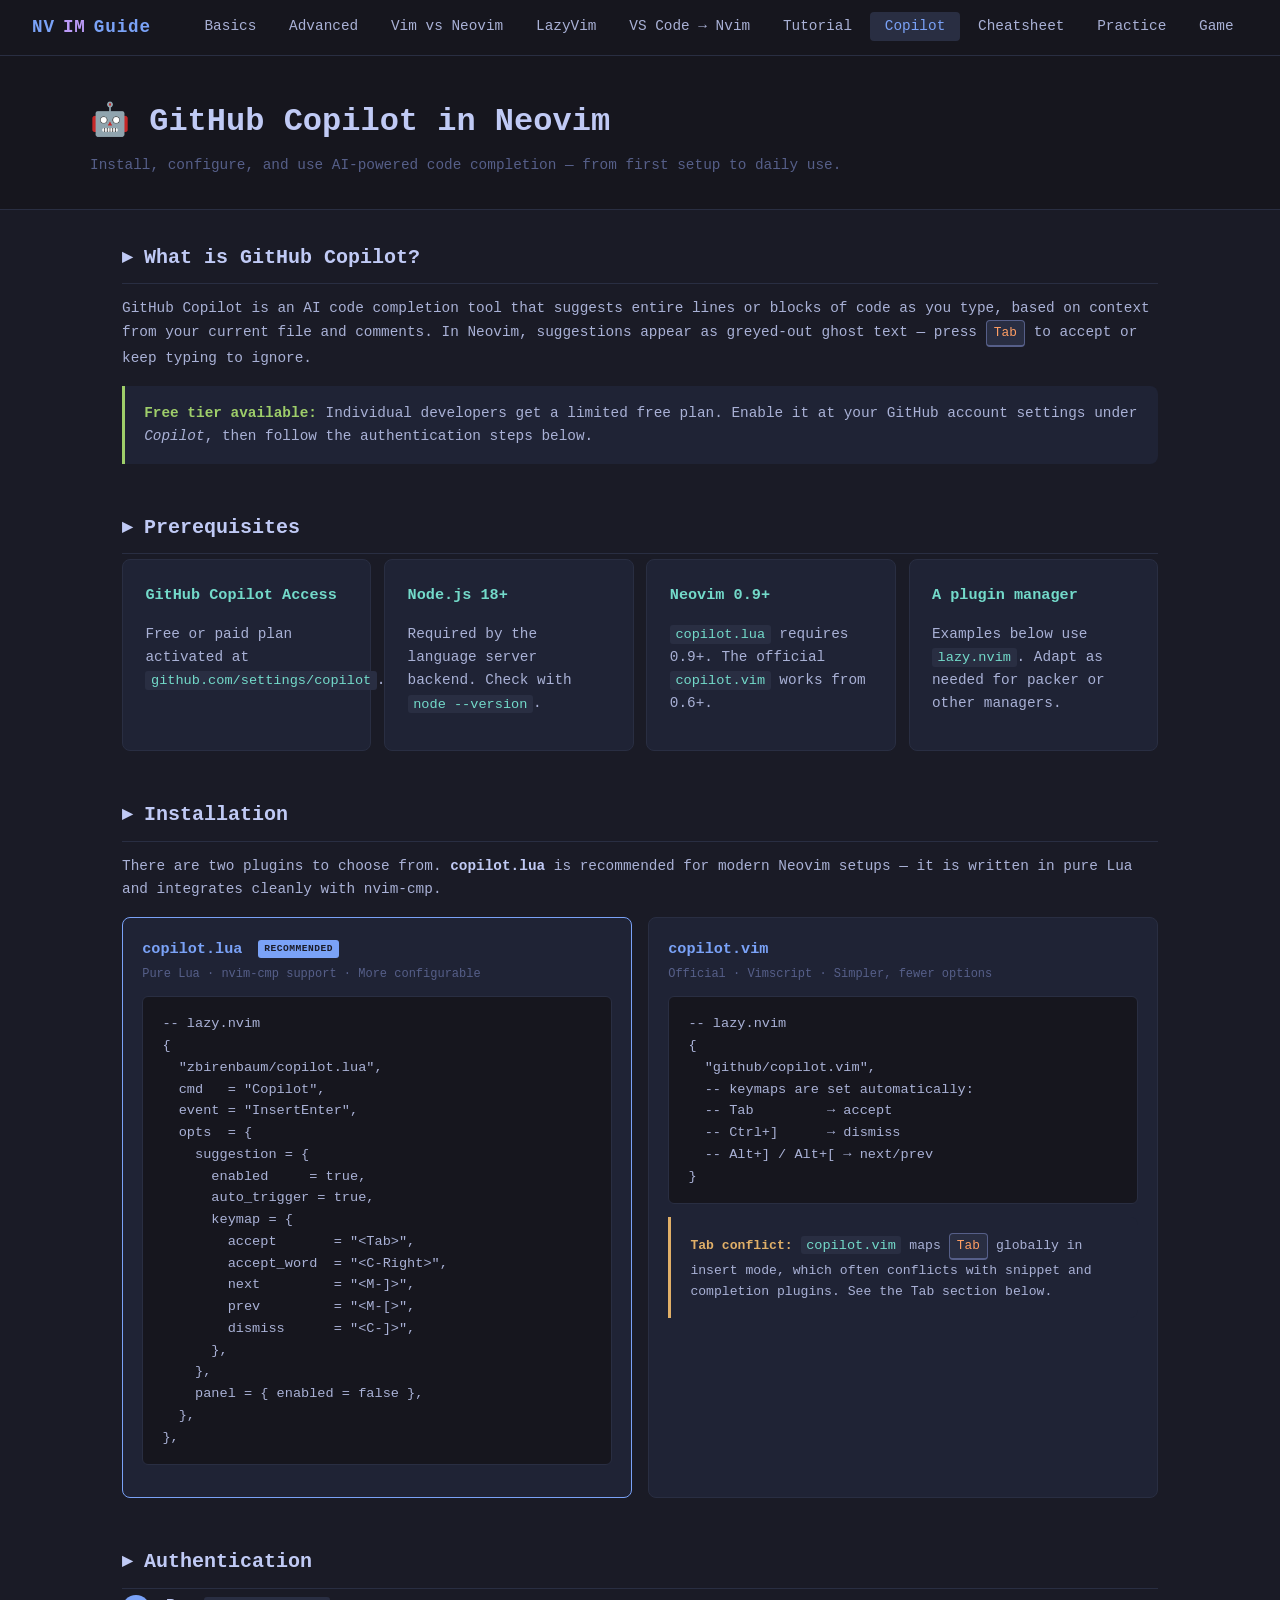
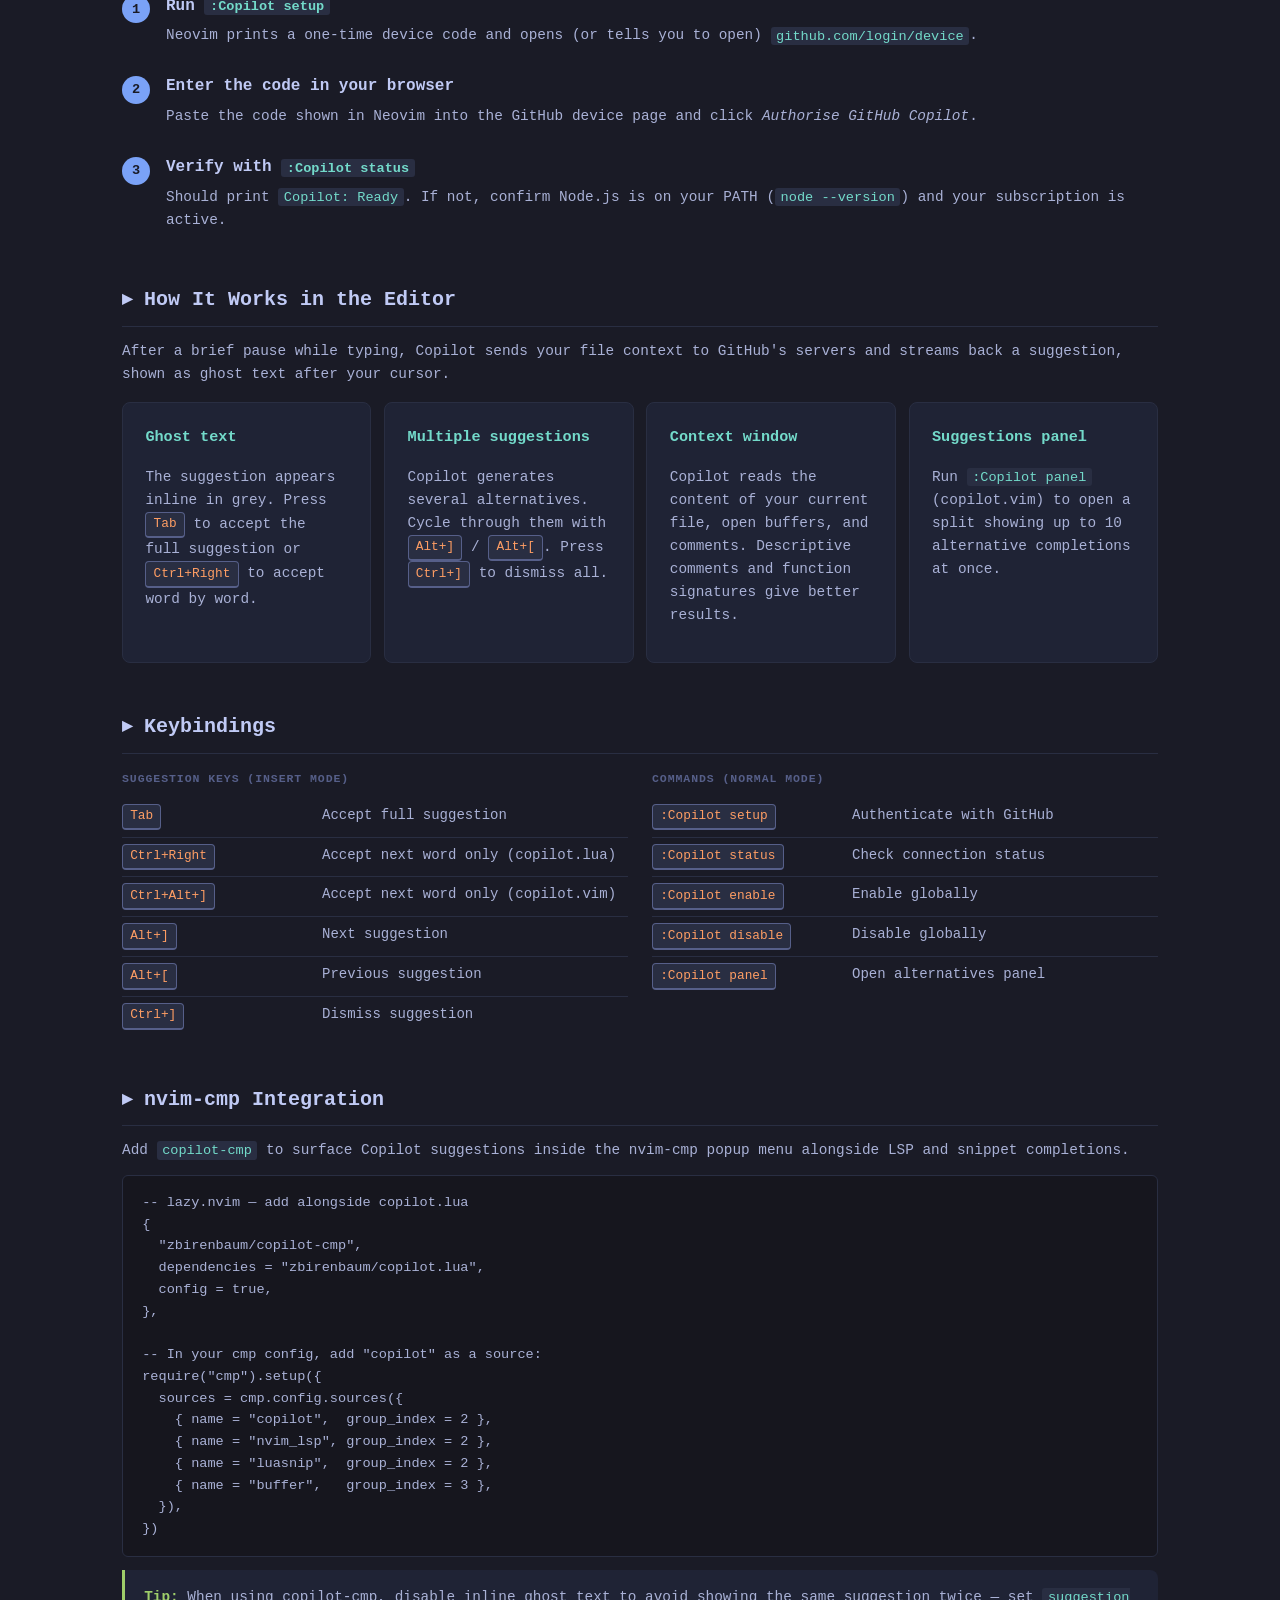
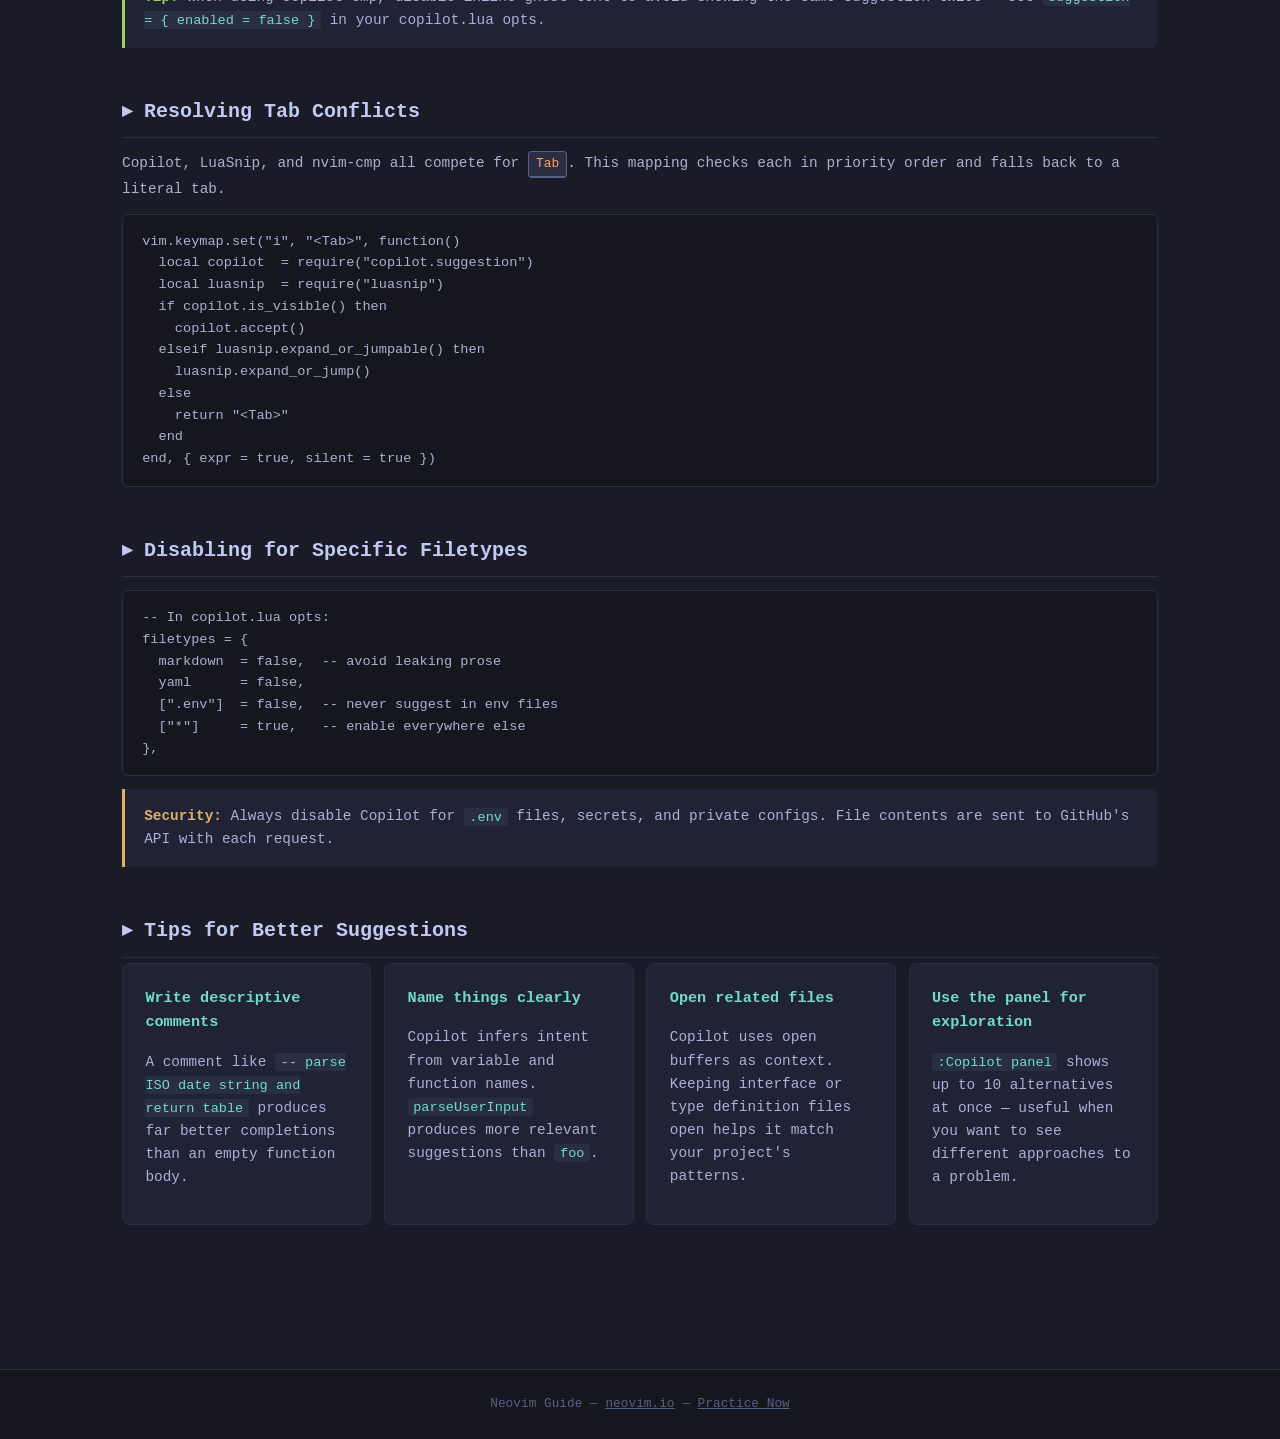
<file: copilot.html>
<!DOCTYPE html>
<html lang="en">
<head>
  <meta charset="UTF-8">
  <meta name="viewport" content="width=device-width, initial-scale=1.0">
  <title>Neovim Guide — GitHub Copilot</title>
  <link rel="stylesheet" href="styles.css">
  <style>
    .step-row {
      display: flex;
      align-items: flex-start;
      gap: 1rem;
      margin-bottom: 1.4rem;
    }
    .step-num {
      display: inline-flex;
      align-items: center;
      justify-content: center;
      width: 28px; height: 28px;
      border-radius: 50%;
      background: var(--accent);
      color: var(--bg);
      font-weight: 700;
      font-size: 0.85rem;
      flex-shrink: 0;
      margin-top: 0.1rem;
    }
    .step-content h3 {
      font-size: 1rem;
      font-weight: 700;
      color: var(--fg);
      margin-bottom: 0.3rem;
    }
    .step-content p {
      color: var(--fg2);
      font-size: 0.9rem;
      margin: 0.3rem 0;
    }

    .option-grid {
      display: grid;
      grid-template-columns: 1fr 1fr;
      gap: 1rem;
      margin: 1rem 0 1.5rem;
    }
    .option-card {
      background: var(--bg3);
      border: 1px solid var(--border);
      border-radius: 8px;
      padding: 1.2rem;
    }
    .option-card.recommended { border-color: var(--accent); }
    .option-title {
      font-weight: 700;
      color: var(--accent);
      font-size: 0.95rem;
      margin-bottom: 0.2rem;
    }
    .option-sub {
      font-size: 0.75rem;
      color: var(--fg3);
      margin-bottom: 0.8rem;
    }
    .rec-badge {
      display: inline-block;
      background: var(--accent);
      color: var(--bg);
      font-size: 0.6rem;
      font-weight: 700;
      padding: 0.1rem 0.4rem;
      border-radius: 3px;
      text-transform: uppercase;
      letter-spacing: 0.05em;
      margin-left: 0.4rem;
      vertical-align: middle;
    }

    .kb-table {
      width: 100%;
      border-collapse: collapse;
    }
    .kb-table tr { border-bottom: 1px solid var(--bg4); }
    .kb-table tr:last-child { border-bottom: none; }
    .kb-table td {
      padding: 0.38rem 0.5rem 0.38rem 0;
      font-size: 0.875rem;
      vertical-align: top;
    }
    .kb-table td:first-child { width: 200px; white-space: nowrap; }
    .kb-table td:last-child { color: var(--fg2); }

    .kb-group-title {
      font-size: 0.72rem;
      font-weight: 700;
      text-transform: uppercase;
      letter-spacing: 0.08em;
      color: var(--fg3);
      margin: 1.2rem 0 0.6rem;
    }
    .kb-group-title:first-child { margin-top: 0; }

    @media (max-width: 700px) {
      .option-grid { grid-template-columns: 1fr; }
    }
  </style>
</head>
<body>

<nav>
  <a class="nav-logo" href="index.html">NV<span>IM</span> Guide</a>
  <ul>
    <li><a href="basics.html">Basics</a></li>
    <li><a href="advanced.html">Advanced</a></li>
    <li><a href="vs-vim.html">Vim vs Neovim</a></li>
    <li><a href="lazyvim.html">LazyVim</a></li>
    <li><a href="vscode-to-nvim.html">VS Code → Nvim</a></li>
    <li><a href="tutorial.html">Tutorial</a></li>
    <li><a href="copilot.html" class="active">Copilot</a></li>
    <li><a href="cheatsheet.html">Cheatsheet</a></li>
    <li><a href="practice.html">Practice</a></li>
    <li><a href="game.html">Game</a></li>
  </ul>
</nav>

<div class="page-header">
  <div class="container">
    <h1>&#129302; GitHub Copilot in Neovim</h1>
    <p>Install, configure, and use AI-powered code completion — from first setup to daily use.</p>
  </div>
</div>

<div class="container">

  <!-- WHAT IS COPILOT -->
  <div class="feature-section">
    <h2>&#9656; What is GitHub Copilot?</h2>
    <p>GitHub Copilot is an AI code completion tool that suggests entire lines or blocks of code as you type, based on context from your current file and comments. In Neovim, suggestions appear as greyed-out ghost text — press <kbd>Tab</kbd> to accept or keep typing to ignore.</p>
    <div class="callout tip" style="margin-top:1rem;">
      <strong>Free tier available:</strong> Individual developers get a limited free plan. Enable it at your GitHub account settings under <em>Copilot</em>, then follow the authentication steps below.
    </div>
  </div>

  <!-- PREREQUISITES -->
  <div class="feature-section">
    <h2>&#9656; Prerequisites</h2>
    <div style="display:grid;grid-template-columns:repeat(auto-fill,minmax(210px,1fr));gap:0.8rem;">
      <div class="card">
        <div class="card-title">GitHub Copilot Access</div>
        <p class="key-desc">Free or paid plan activated at <code>github.com/settings/copilot</code>.</p>
      </div>
      <div class="card">
        <div class="card-title">Node.js 18+</div>
        <p class="key-desc">Required by the language server backend. Check with <code>node --version</code>.</p>
      </div>
      <div class="card">
        <div class="card-title">Neovim 0.9+</div>
        <p class="key-desc"><code>copilot.lua</code> requires 0.9+. The official <code>copilot.vim</code> works from 0.6+.</p>
      </div>
      <div class="card">
        <div class="card-title">A plugin manager</div>
        <p class="key-desc">Examples below use <code>lazy.nvim</code>. Adapt as needed for packer or other managers.</p>
      </div>
    </div>
  </div>

  <!-- INSTALLATION -->
  <div class="feature-section">
    <h2>&#9656; Installation</h2>
    <p style="color:var(--fg2);font-size:0.9rem;margin-bottom:1rem;">There are two plugins to choose from. <strong style="color:var(--fg)">copilot.lua</strong> is recommended for modern Neovim setups — it is written in pure Lua and integrates cleanly with nvim-cmp.</p>

    <div class="option-grid">

      <div class="option-card recommended">
        <div class="option-title">copilot.lua <span class="rec-badge">Recommended</span></div>
        <div class="option-sub">Pure Lua · nvim-cmp support · More configurable</div>
        <pre>-- lazy.nvim
{
  "zbirenbaum/copilot.lua",
  cmd   = "Copilot",
  event = "InsertEnter",
  opts  = {
    suggestion = {
      enabled     = true,
      auto_trigger = true,
      keymap = {
        accept       = "&lt;Tab&gt;",
        accept_word  = "&lt;C-Right&gt;",
        next         = "&lt;M-]&gt;",
        prev         = "&lt;M-[&gt;",
        dismiss      = "&lt;C-]&gt;",
      },
    },
    panel = { enabled = false },
  },
},</pre>
      </div>

      <div class="option-card">
        <div class="option-title">copilot.vim</div>
        <div class="option-sub">Official · Vimscript · Simpler, fewer options</div>
        <pre>-- lazy.nvim
{
  "github/copilot.vim",
  -- keymaps are set automatically:
  -- Tab         → accept
  -- Ctrl+]      → dismiss
  -- Alt+] / Alt+[ → next/prev
}</pre>
        <div class="callout warn" style="margin-top:0.8rem;font-size:0.82rem;">
          <strong>Tab conflict:</strong> <code>copilot.vim</code> maps <kbd>Tab</kbd> globally in insert mode, which often conflicts with snippet and completion plugins. See the Tab section below.
        </div>
      </div>

    </div>
  </div>

  <!-- AUTHENTICATION -->
  <div class="feature-section">
    <h2>&#9656; Authentication</h2>
    <div class="step-row">
      <div class="step-num">1</div>
      <div class="step-content">
        <h3>Run <code>:Copilot setup</code></h3>
        <p>Neovim prints a one-time device code and opens (or tells you to open) <code>github.com/login/device</code>.</p>
      </div>
    </div>
    <div class="step-row">
      <div class="step-num">2</div>
      <div class="step-content">
        <h3>Enter the code in your browser</h3>
        <p>Paste the code shown in Neovim into the GitHub device page and click <em>Authorise GitHub Copilot</em>.</p>
      </div>
    </div>
    <div class="step-row">
      <div class="step-num">3</div>
      <div class="step-content">
        <h3>Verify with <code>:Copilot status</code></h3>
        <p>Should print <code>Copilot: Ready</code>. If not, confirm Node.js is on your PATH (<code>node --version</code>) and your subscription is active.</p>
      </div>
    </div>
  </div>

  <!-- HOW IT WORKS -->
  <div class="feature-section">
    <h2>&#9656; How It Works in the Editor</h2>
    <p style="color:var(--fg2);font-size:0.9rem;margin-bottom:1rem;">After a brief pause while typing, Copilot sends your file context to GitHub's servers and streams back a suggestion, shown as ghost text after your cursor.</p>
    <div style="display:grid;grid-template-columns:repeat(auto-fill,minmax(240px,1fr));gap:0.8rem;">
      <div class="card">
        <div class="card-title">Ghost text</div>
        <p class="key-desc">The suggestion appears inline in grey. Press <kbd>Tab</kbd> to accept the full suggestion or <kbd>Ctrl+Right</kbd> to accept word by word.</p>
      </div>
      <div class="card">
        <div class="card-title">Multiple suggestions</div>
        <p class="key-desc">Copilot generates several alternatives. Cycle through them with <kbd>Alt+]</kbd> / <kbd>Alt+[</kbd>. Press <kbd>Ctrl+]</kbd> to dismiss all.</p>
      </div>
      <div class="card">
        <div class="card-title">Context window</div>
        <p class="key-desc">Copilot reads the content of your current file, open buffers, and comments. Descriptive comments and function signatures give better results.</p>
      </div>
      <div class="card">
        <div class="card-title">Suggestions panel</div>
        <p class="key-desc">Run <code>:Copilot panel</code> (copilot.vim) to open a split showing up to 10 alternative completions at once.</p>
      </div>
    </div>
  </div>

  <!-- KEYBINDINGS -->
  <div class="feature-section">
    <h2>&#9656; Keybindings</h2>
    <div class="two-col">
      <div>
        <div class="kb-group-title">Suggestion keys (insert mode)</div>
        <table class="kb-table">
          <tr><td><kbd>Tab</kbd></td><td>Accept full suggestion</td></tr>
          <tr><td><kbd>Ctrl+Right</kbd></td><td>Accept next word only (copilot.lua)</td></tr>
          <tr><td><kbd>Ctrl+Alt+]</kbd></td><td>Accept next word only (copilot.vim)</td></tr>
          <tr><td><kbd>Alt+]</kbd></td><td>Next suggestion</td></tr>
          <tr><td><kbd>Alt+[</kbd></td><td>Previous suggestion</td></tr>
          <tr><td><kbd>Ctrl+]</kbd></td><td>Dismiss suggestion</td></tr>
        </table>
      </div>
      <div>
        <div class="kb-group-title">Commands (normal mode)</div>
        <table class="kb-table">
          <tr><td><kbd>:Copilot setup</kbd></td><td>Authenticate with GitHub</td></tr>
          <tr><td><kbd>:Copilot status</kbd></td><td>Check connection status</td></tr>
          <tr><td><kbd>:Copilot enable</kbd></td><td>Enable globally</td></tr>
          <tr><td><kbd>:Copilot disable</kbd></td><td>Disable globally</td></tr>
          <tr><td><kbd>:Copilot panel</kbd></td><td>Open alternatives panel</td></tr>
        </table>
      </div>
    </div>
  </div>

  <!-- nvim-cmp integration -->
  <div class="feature-section">
    <h2>&#9656; nvim-cmp Integration</h2>
    <p style="color:var(--fg2);font-size:0.9rem;margin-bottom:0.8rem;">Add <code>copilot-cmp</code> to surface Copilot suggestions inside the nvim-cmp popup menu alongside LSP and snippet completions.</p>
    <pre>-- lazy.nvim — add alongside copilot.lua
{
  "zbirenbaum/copilot-cmp",
  dependencies = "zbirenbaum/copilot.lua",
  config = true,
},

-- In your cmp config, add "copilot" as a source:
require("cmp").setup({
  sources = cmp.config.sources({
    { name = "copilot",  group_index = 2 },
    { name = "nvim_lsp", group_index = 2 },
    { name = "luasnip",  group_index = 2 },
    { name = "buffer",   group_index = 3 },
  }),
})</pre>
    <div class="callout tip" style="margin-top:0.8rem;">
      <strong>Tip:</strong> When using copilot-cmp, disable inline ghost text to avoid showing the same suggestion twice — set <code>suggestion = &#123; enabled = false &#125;</code> in your copilot.lua opts.
    </div>
  </div>

  <!-- TAB CONFLICT -->
  <div class="feature-section">
    <h2>&#9656; Resolving Tab Conflicts</h2>
    <p style="color:var(--fg2);font-size:0.9rem;margin-bottom:0.8rem;">Copilot, LuaSnip, and nvim-cmp all compete for <kbd>Tab</kbd>. This mapping checks each in priority order and falls back to a literal tab.</p>
    <pre>vim.keymap.set("i", "&lt;Tab&gt;", function()
  local copilot  = require("copilot.suggestion")
  local luasnip  = require("luasnip")
  if copilot.is_visible() then
    copilot.accept()
  elseif luasnip.expand_or_jumpable() then
    luasnip.expand_or_jump()
  else
    return "&lt;Tab&gt;"
  end
end, { expr = true, silent = true })</pre>
  </div>

  <!-- FILETYPE DISABLE -->
  <div class="feature-section">
    <h2>&#9656; Disabling for Specific Filetypes</h2>
    <pre>-- In copilot.lua opts:
filetypes = {
  markdown  = false,  -- avoid leaking prose
  yaml      = false,
  [".env"]  = false,  -- never suggest in env files
  ["*"]     = true,   -- enable everywhere else
},</pre>
    <div class="callout warn" style="margin-top:0.8rem;">
      <strong>Security:</strong> Always disable Copilot for <code>.env</code> files, secrets, and private configs. File contents are sent to GitHub's API with each request.
    </div>
  </div>

  <!-- TIPS -->
  <div class="feature-section">
    <h2>&#9656; Tips for Better Suggestions</h2>
    <div style="display:grid;grid-template-columns:repeat(auto-fill,minmax(240px,1fr));gap:0.8rem;">
      <div class="card">
        <div class="card-title">Write descriptive comments</div>
        <p class="key-desc">A comment like <code>-- parse ISO date string and return table</code> produces far better completions than an empty function body.</p>
      </div>
      <div class="card">
        <div class="card-title">Name things clearly</div>
        <p class="key-desc">Copilot infers intent from variable and function names. <code>parseUserInput</code> produces more relevant suggestions than <code>foo</code>.</p>
      </div>
      <div class="card">
        <div class="card-title">Open related files</div>
        <p class="key-desc">Copilot uses open buffers as context. Keeping interface or type definition files open helps it match your project's patterns.</p>
      </div>
      <div class="card">
        <div class="card-title">Use the panel for exploration</div>
        <p class="key-desc"><code>:Copilot panel</code> shows up to 10 alternatives at once — useful when you want to see different approaches to a problem.</p>
      </div>
    </div>
  </div>

</div>

<footer>
  <p>Neovim Guide &mdash; <a href="https://neovim.io" target="_blank">neovim.io</a> &mdash; <a href="practice.html">Practice Now</a></p>
</footer>

</body>
</html>
</file>
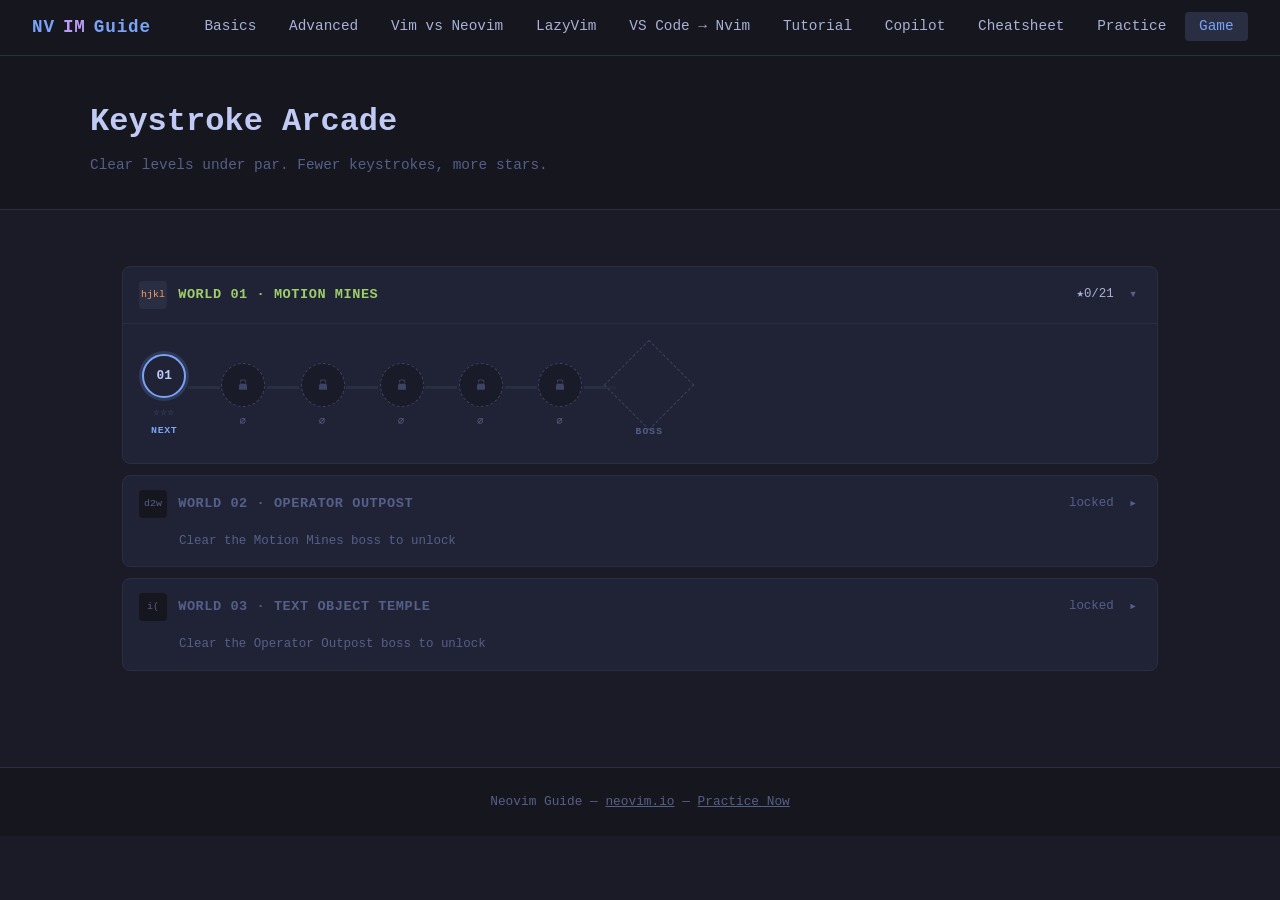
<file: game.html>
<!DOCTYPE html>
<html lang="en">
<head>
  <meta charset="UTF-8">
  <meta name="viewport" content="width=device-width, initial-scale=1.0">
  <title>Neovim Guide — Keystroke Arcade</title>
  <link rel="stylesheet" href="styles.css">
  <style>
    :root {
      /* Star-tier semantic aliases — point at existing palette vars, not new colors */
      --tier-gold:   var(--green);
      --tier-silver: var(--teal);
      --tier-bronze: var(--yellow);
      --tier-over:   var(--red);

      /* Matches practice.html's own .diff-2 / .lh-2 accent (#2ac3de) */
      --world-cyan: #2ac3de;

      --node-size: 44px;
      --boss-size: 64px;
    }

    @media (max-width: 700px) {
      :root {
        --node-size: 34px;
        --boss-size: 48px;
      }
    }

    /* ===================== WORLD MAP ===================== */
    #world-list { display: flex; flex-direction: column; gap: 0.7rem; margin-top: 1.5rem; }

    .arcade-world {
      background: var(--bg3);
      border: 1px solid var(--border);
      border-radius: 8px;
      overflow: hidden;
    }
    .arcade-world.locked { cursor: not-allowed; }
    .arcade-world:not(.locked) .arcade-world-header:hover { border-color: var(--fg3); }

    .arcade-world-header {
      display: flex;
      align-items: center;
      gap: 0.7rem;
      height: 56px;
      padding: 0 1rem;
      user-select: none;
    }

    .arcade-world-glyph {
      display: inline-flex;
      align-items: center;
      justify-content: center;
      width: 28px;
      height: 28px;
      border-radius: 4px;
      flex-shrink: 0;
    }
    .arcade-world-glyph kbd { border: none; background: transparent; padding: 0; font-size: 0.62rem; color: inherit; }

    .arcade-world-title {
      font-weight: 700;
      font-size: 0.85rem;
      letter-spacing: 0.04em;
      text-transform: uppercase;
    }
    .world-cleared-check { color: var(--green); font-size: 0.75rem; margin-left: 0.2rem; }

    .arcade-world-stats {
      margin-left: auto;
      color: var(--fg2);
      font-size: 0.78rem;
      font-variant-numeric: tabular-nums;
      white-space: nowrap;
    }
    .arcade-world.locked .arcade-world-stats { color: var(--fg3); }

    .arcade-world-chevron {
      color: var(--fg3);
      font-size: 0.85rem;
      transition: transform 0.15s;
      width: 1rem;
      text-align: center;
      flex-shrink: 0;
    }

    .arcade-world-caption {
      padding: 0 1rem 0.9rem 3.5rem;
      font-size: 0.78rem;
      color: var(--fg3);
    }

    .arcade-rail {
      display: flex;
      align-items: center;
      padding: 1.4rem 1.2rem 1rem;
      overflow-x: auto;
      overflow-y: hidden;
      min-height: 140px;
      border-top: 1px solid var(--border);
    }

    .arcade-node-wrap, .arcade-boss-wrap {
      display: flex;
      flex-direction: column;
      align-items: center;
      flex-shrink: 0;
    }

    .arcade-node {
      width: var(--node-size);
      height: var(--node-size);
      border-radius: 50%;
      display: flex;
      align-items: center;
      justify-content: center;
      font-weight: 700;
      font-size: 0.8rem;
      background: var(--bg3);
      border: 2px solid var(--accent);
      color: var(--fg);
      position: relative;
    }
    .arcade-node.locked {
      background: var(--bg2);
      border: 1px dashed var(--fg3);
      opacity: 0.55;
      color: transparent;
    }
    .arcade-node.locked::before {
      content: '';
      position: absolute;
      width: 8px;
      height: 6px;
      background: var(--fg3);
      border-radius: 2px 2px 0 0;
      top: 50%;
      left: 50%;
      transform: translate(-50%, -20%);
    }
    .arcade-node.locked::after {
      content: '';
      position: absolute;
      width: 5px;
      height: 5px;
      border: 1.5px solid var(--fg3);
      border-bottom: none;
      border-radius: 50% 50% 0 0;
      top: 50%;
      left: 50%;
      transform: translate(-50%, -95%);
    }
    .arcade-node.node-next {
      box-shadow: 0 0 0 3px rgba(122, 162, 247, 0.18);
      animation: node-pulse 2.2s ease-in-out infinite;
    }
    @keyframes node-pulse {
      0%, 100% { box-shadow: 0 0 0 3px rgba(122, 162, 247, 0.18); }
      50%      { box-shadow: 0 0 0 3px rgba(122, 162, 247, 0.32); }
    }
    @media (prefers-reduced-motion: reduce) {
      .arcade-node.node-next { animation: none; }
    }

    .arcade-pips {
      margin-top: 0.35rem;
      font-size: 0.65rem;
      letter-spacing: 1px;
      text-align: center;
    }
    .pip-locked { color: var(--fg3); }

    .arcade-next-caption {
      margin-top: 0.15rem;
      font-size: 0.62rem;
      text-transform: uppercase;
      letter-spacing: 0.06em;
      color: var(--accent);
      font-weight: 700;
    }

    .arcade-connector {
      width: 32px;
      height: 3px;
      background: var(--border);
      flex-shrink: 0;
      margin: 0 0.1rem;
      align-self: center;
      margin-bottom: 1.1rem;
    }
    .arcade-connector.earned { background: var(--green); }

    .arcade-boss {
      width: var(--boss-size);
      height: var(--boss-size);
      transform: rotate(45deg);
      background: var(--bg3);
      border: 2px solid var(--red);
      box-shadow: 0 0 0 4px rgba(247, 118, 142, 0.12);
      position: relative;
    }
    .arcade-boss.cleared {
      border-color: var(--green);
      box-shadow: 0 0 0 4px rgba(158, 206, 106, 0.12);
    }
    .arcade-boss.locked {
      border: 1px dashed var(--fg3);
      opacity: 0.5;
      box-shadow: none;
    }
    .arcade-boss-caption {
      margin-top: 0.4rem;
      font-size: 0.6rem;
      font-weight: 700;
      letter-spacing: 0.12em;
      text-transform: uppercase;
    }

    @media (max-width: 700px) {
      .arcade-world-glyph { width: 22px; height: 22px; }
      .arcade-world-stats, .arcade-world-chevron { font-size: 0.72rem; }
      .arcade-connector { width: 20px; }
    }

    /* ===================== LEVEL / PLAY VIEW ===================== */
    #view-play {
      display: none;
      flex-direction: column;
      height: calc(100vh - 56px);
      overflow: hidden;
    }

    .editor-topbar {
      background: var(--bg3);
      border-bottom: 1px solid var(--border);
      padding: 0.4rem 0.9rem;
      display: flex;
      align-items: center;
      justify-content: space-between;
      flex-shrink: 0;
      gap: 0.6rem;
    }
    .editor-btns { display: flex; gap: 0.4rem; flex-shrink: 0; }
    .ctrl-btn {
      background: var(--bg4);
      border: 1px solid var(--border);
      border-radius: 4px;
      color: var(--fg2);
      font-family: inherit;
      font-size: 0.75rem;
      padding: 0.28rem 0.65rem;
      cursor: pointer;
      transition: all 0.12s;
    }
    .ctrl-btn:hover { background: var(--bg2); color: var(--fg); border-color: var(--fg3); }

    /* HUD bar */
    #arcade-hud {
      height: 34px;
      background: var(--bg2);
      border-bottom: 1px solid var(--border);
      padding: 0 0.9rem;
      display: flex;
      align-items: center;
      justify-content: space-between;
      gap: 1rem;
      font-size: 0.78rem;
      flex-shrink: 0;
    }
    .hud-left {
      display: flex;
      align-items: center;
      gap: 0.55rem;
      min-width: 0;
    }
    .hud-dot { width: 6px; height: 6px; border-radius: 50%; flex-shrink: 0; }
    .hud-worldlevel {
      text-transform: uppercase;
      letter-spacing: 0.05em;
      color: var(--fg3);
      font-size: 0.68rem;
      font-weight: 700;
      white-space: nowrap;
      flex-shrink: 0;
    }
    .hud-title {
      color: var(--fg2);
      font-weight: 400;
      overflow: hidden;
      text-overflow: ellipsis;
      white-space: nowrap;
      min-width: 0;
    }
    .hud-right {
      display: flex;
      align-items: center;
      gap: 0.6rem;
      flex-shrink: 0;
    }
    #hud-keys, #hud-par { font-variant-numeric: tabular-nums; font-weight: 700; font-size: 0.85rem; }
    #hud-par, .hud-sep { color: var(--fg3); }
    #hud-keys.tier-gold, #hud-stars.tier-gold     { color: var(--tier-gold); }
    #hud-keys.tier-silver, #hud-stars.tier-silver { color: var(--tier-silver); }
    #hud-keys.tier-bronze, #hud-stars.tier-bronze { color: var(--tier-bronze); }
    #hud-keys.tier-over, #hud-stars.tier-over     { color: var(--tier-over); }
    #hud-stars { font-size: 0.8rem; letter-spacing: 2px; }

    #hud-hint {
      background: var(--bg3);
      border-bottom: 1px solid var(--border);
      padding: 0.45rem 0.9rem;
      font-size: 0.8rem;
      flex-shrink: 0;
      display: none;
    }
    .goal-label { color: var(--teal); font-weight: 700; }
    .hint-label { color: var(--yellow); }

    /* Reused editor DOM (verbatim structure from practice.html) */
    #vim-editor {
      flex: 1;
      overflow: hidden;
      position: relative;
      background: var(--bg);
      cursor: text;
      outline: none;
      display: flex;
      flex-direction: column;
    }
    #editor-lines {
      flex: 1;
      overflow-y: auto;
      padding: 0.3rem 0;
      font-size: 14px;
      line-height: 21px;
    }
    .editor-line { display: flex; min-height: 21px; }
    .line-number {
      color: var(--fg3);
      text-align: right;
      padding: 0 0.7rem 0 0.4rem;
      min-width: 38px;
      user-select: none;
      flex-shrink: 0;
      font-size: 13px;
    }
    .cursor-line .line-number { color: var(--fg2); }
    .line-content {
      flex: 1;
      white-space: pre;
      padding-right: 1rem;
      tab-size: 2;
      font-size: 14px;
    }
    .cursor-line .line-content { background: rgba(255,255,255,0.035); }
    .char-cursor { background: var(--fg); color: var(--bg2); border-radius: 1px; }
    .char-cursor.insert-cursor {
      background: transparent;
      color: inherit;
      border-left: 2px solid var(--green);
      margin-left: -1px;
    }
    .char-selected { background: rgba(122,162,247,0.25); color: var(--accent2); }

    #statusline {
      background: var(--accent);
      color: var(--bg);
      padding: 0.18rem 0.8rem;
      display: flex;
      align-items: center;
      justify-content: space-between;
      font-size: 0.8rem;
      font-weight: 700;
      flex-shrink: 0;
      min-height: 24px;
      letter-spacing: 0.02em;
    }
    #statusline.insert-mode  { background: var(--green); }
    #statusline.visual-mode  { background: var(--accent2); }
    #statusline.command-mode { background: var(--yellow); }
    #statusline.replace-mode { background: var(--red); }
    .status-right { font-weight: 400; opacity: 0.8; }

    #cmdline-wrap {
      background: var(--bg2);
      border-top: 1px solid var(--border);
      padding: 0.2rem 0.8rem;
      font-size: 0.85rem;
      min-height: 24px;
      display: flex;
      align-items: center;
      color: var(--fg);
      flex-shrink: 0;
    }

    /* Success flash — base position/animation preserved, arcade content extends it */
    .success-flash {
      position: absolute;
      top: 50%;
      left: 50%;
      transform: translate(-50%, -50%);
      background: var(--green);
      color: var(--bg);
      padding: 0.75rem 2.2rem;
      border-radius: 8px;
      font-weight: 700;
      font-size: 1.15rem;
      pointer-events: none;
      opacity: 0;
      transition: opacity 0.25s;
      z-index: 10;
      white-space: nowrap;
    }
    .success-flash.show { opacity: 1; }
    .success-flash.arcade-clear {
      background: var(--bg3);
      border: 2px solid var(--fg3);
      color: var(--fg);
      pointer-events: auto;
      white-space: normal;
      text-align: center;
      padding: 1.1rem 1.6rem;
      display: flex;
      flex-direction: column;
      align-items: center;
      gap: 0.5rem;
      min-width: 260px;
    }
    .success-flash.arcade-clear.tier-gold   { border-color: var(--tier-gold); }
    .success-flash.arcade-clear.tier-silver { border-color: var(--tier-silver); }
    .success-flash.arcade-clear.tier-bronze { border-color: var(--tier-bronze); }
    .clear-title { font-size: 1rem; letter-spacing: 0.08em; }
    .clear-stars { font-size: 1.6rem; letter-spacing: 3px; }
    .success-flash.tier-gold .clear-stars   { color: var(--tier-gold); }
    .success-flash.tier-silver .clear-stars { color: var(--tier-silver); }
    .success-flash.tier-bronze .clear-stars { color: var(--tier-bronze); }
    .clear-stats { font-size: 0.8rem; color: var(--fg3); font-weight: 400; }
    .clear-actions { display: flex; gap: 0.6rem; margin-top: 0.3rem; }
    .clear-actions .btn { padding: 0.5rem 1.1rem; font-size: 0.82rem; }

    .key-press-display {
      position: absolute;
      bottom: 0.5rem;
      right: 0.8rem;
      background: var(--bg4);
      border: 1px solid var(--border);
      border-radius: 4px;
      padding: 0.2rem 0.55rem;
      font-size: 0.75rem;
      color: var(--orange);
      opacity: 0;
      transition: opacity 0.15s;
      pointer-events: none;
      z-index: 5;
    }
    .key-press-display.visible { opacity: 1; }

    @media (max-width: 700px) {
      #arcade-hud {
        height: 52px;
        flex-direction: column;
        align-items: stretch;
        gap: 0.2rem;
        padding: 0.4rem 0.9rem;
      }
      .hud-title { display: none; }
      .hud-right { justify-content: flex-end; }
      .success-flash.arcade-clear { width: calc(100vw - 2rem); max-width: 320px; min-width: 0; }
      .clear-actions { flex-direction: column; width: 100%; }
      .clear-actions .btn { width: 100%; justify-content: center; }
    }
  </style>
</head>
<body>

<nav>
  <a class="nav-logo" href="index.html">NV<span>IM</span> Guide</a>
  <ul>
    <li><a href="basics.html">Basics</a></li>
    <li><a href="advanced.html">Advanced</a></li>
    <li><a href="vs-vim.html">Vim vs Neovim</a></li>
    <li><a href="lazyvim.html">LazyVim</a></li>
    <li><a href="vscode-to-nvim.html">VS Code → Nvim</a></li>
    <li><a href="tutorial.html">Tutorial</a></li>
    <li><a href="copilot.html">Copilot</a></li>
    <li><a href="cheatsheet.html">Cheatsheet</a></li>
    <li><a href="practice.html">Practice</a></li>
    <li><a href="game.html" class="active">Game</a></li>
  </ul>
</nav>

<!-- ===================== WORLD MAP VIEW ===================== -->
<div id="view-map">
  <div class="page-header">
    <div class="container">
      <h1>Keystroke Arcade</h1>
      <p>Clear levels under par. Fewer keystrokes, more stars.</p>
    </div>
  </div>
  <div class="container">
    <div id="world-list"></div>
  </div>
</div>

<!-- ===================== LEVEL / PLAY VIEW ===================== -->
<div id="view-play">
  <div class="editor-topbar">
    <button class="ctrl-btn" onclick="showMapView()">← Map</button>
    <span id="editor-filename" style="display:none;"></span>
    <div class="editor-btns">
      <button class="ctrl-btn" onclick="resetLevel()">Reset</button>
      <button class="ctrl-btn" onclick="showLevelHint()">Hint</button>
    </div>
  </div>

  <div id="arcade-hud">
    <div class="hud-left">
      <span class="hud-dot" id="hud-world-dot"></span>
      <span class="hud-worldlevel" id="hud-worldlevel">WORLD · LVL 01</span>
      <span class="hud-title" id="hud-title"></span>
    </div>
    <div class="hud-right">
      <span id="hud-keys">0</span><span class="hud-sep"> / </span><span id="hud-par">0</span>
      <span id="hud-stars">☆☆☆</span>
    </div>
  </div>

  <div id="hud-hint"></div>

  <!-- editor-filename / task-instruction below are unused by the game UI but must exist:
       practice.js's own DOMContentLoaded boot unconditionally calls loadExercise(0), which
       writes into both via a plain (unguarded) getElementById(...) — if either is missing,
       that write throws and aborts the boot listener before it reaches the line that binds
       handleKey to #vim-editor's keydown, silently breaking all input on this page. -->
  <div id="vim-editor" tabindex="0">
    <div id="editor-lines"></div>
    <div class="success-flash" id="success-flash"></div>
    <div class="key-press-display" id="key-display"></div>
  </div>

  <div id="statusline">
    <span id="status-mode">NORMAL</span>
    <span class="status-right" id="status-pos">1:1</span>
  </div>

  <div id="cmdline-wrap">
    <span id="cmdline-text"></span>
  </div>

  <div id="task-instruction" style="display:none;"></div>
</div>

<footer>
  <p>Neovim Guide &mdash; <a href="https://neovim.io" target="_blank">neovim.io</a> &mdash; <a href="practice.html">Practice Now</a></p>
</footer>

<script src="practice.js"></script>
<script src="levels.js"></script>
<script src="game.js"></script>
</body>
</html>
</file>
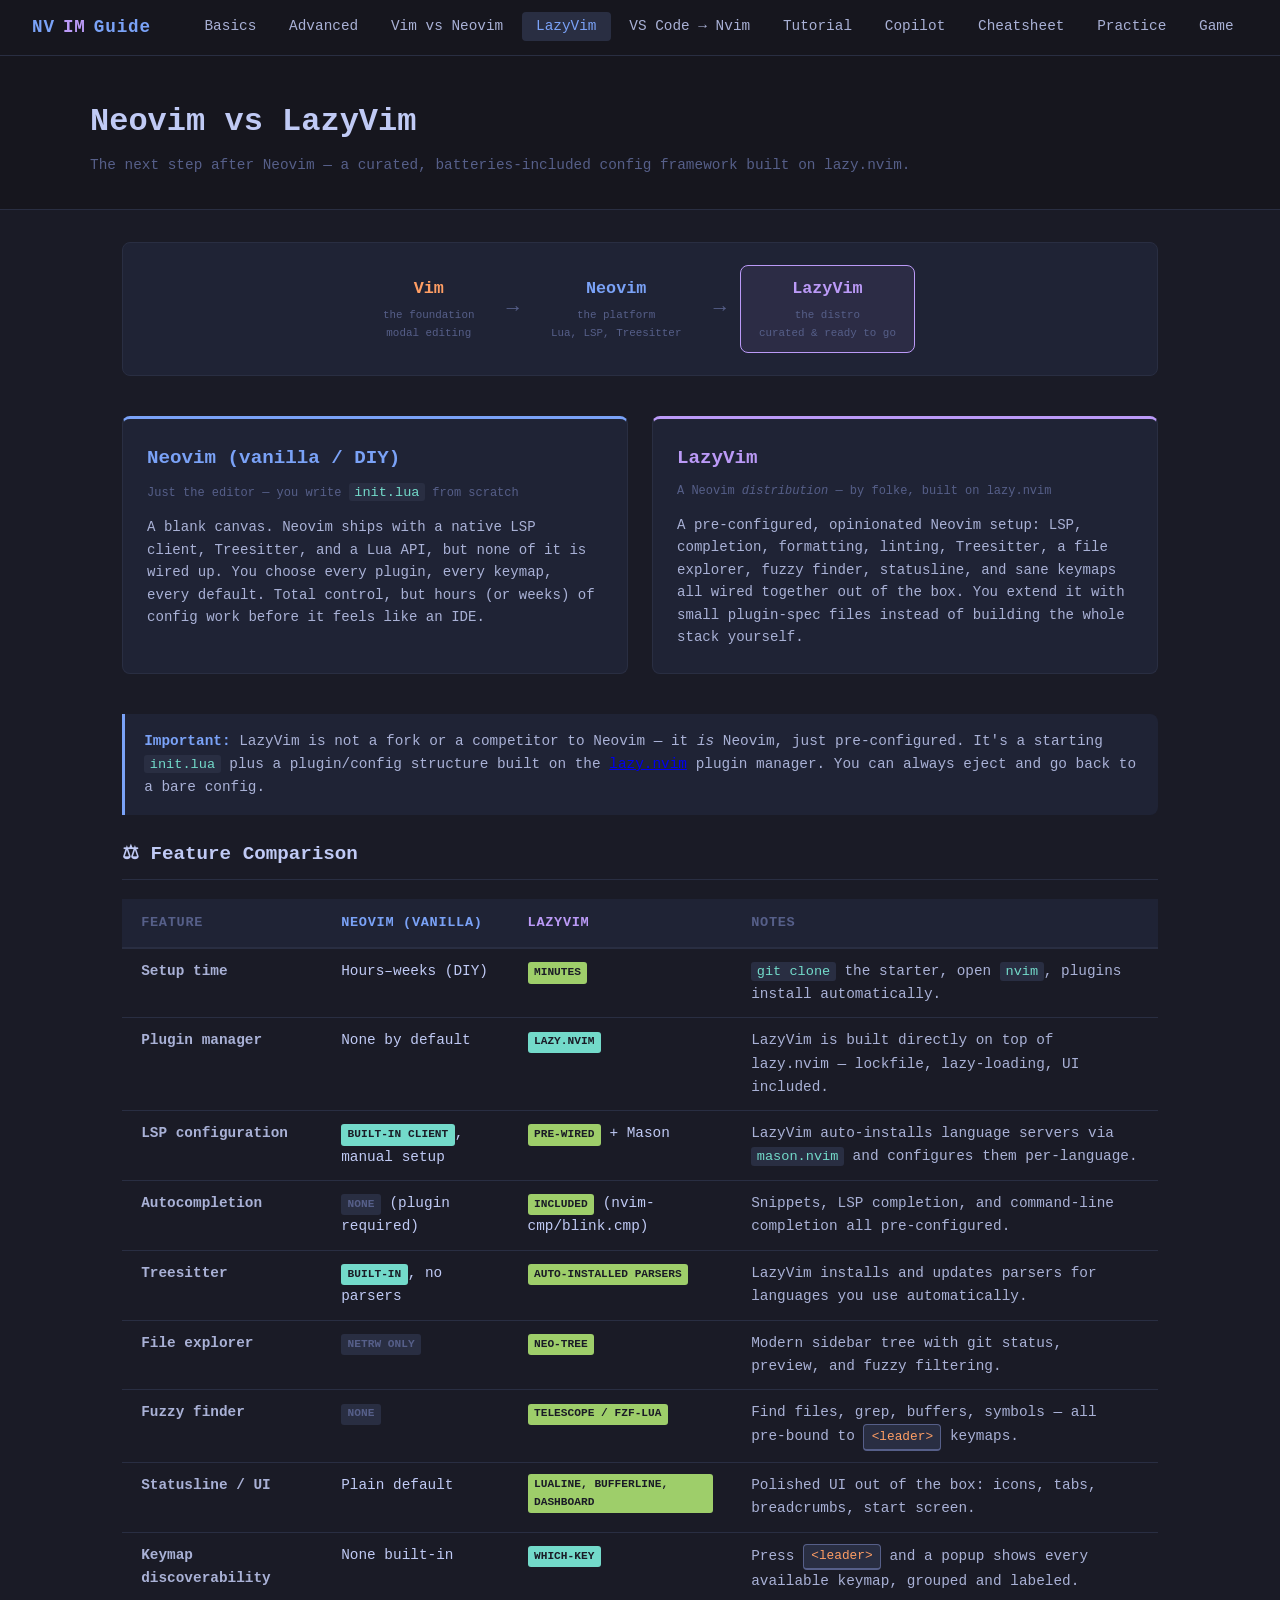
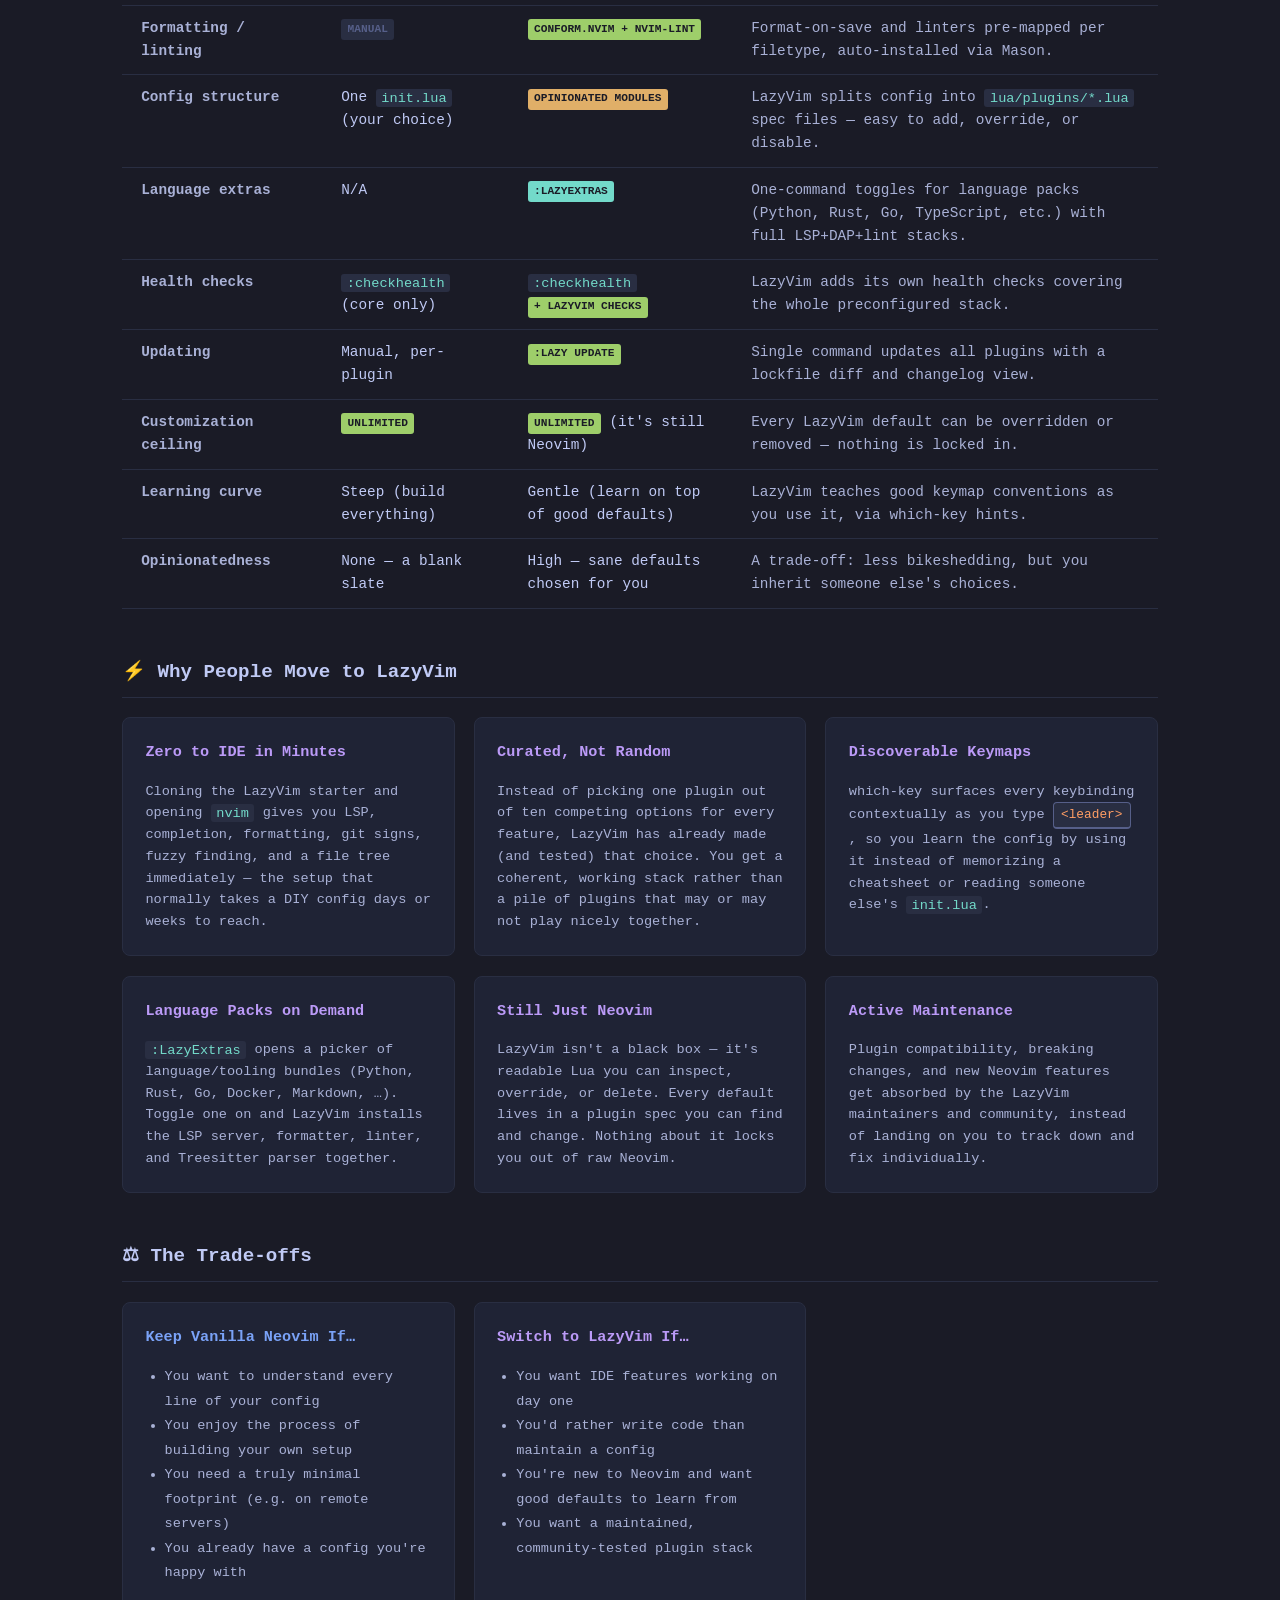
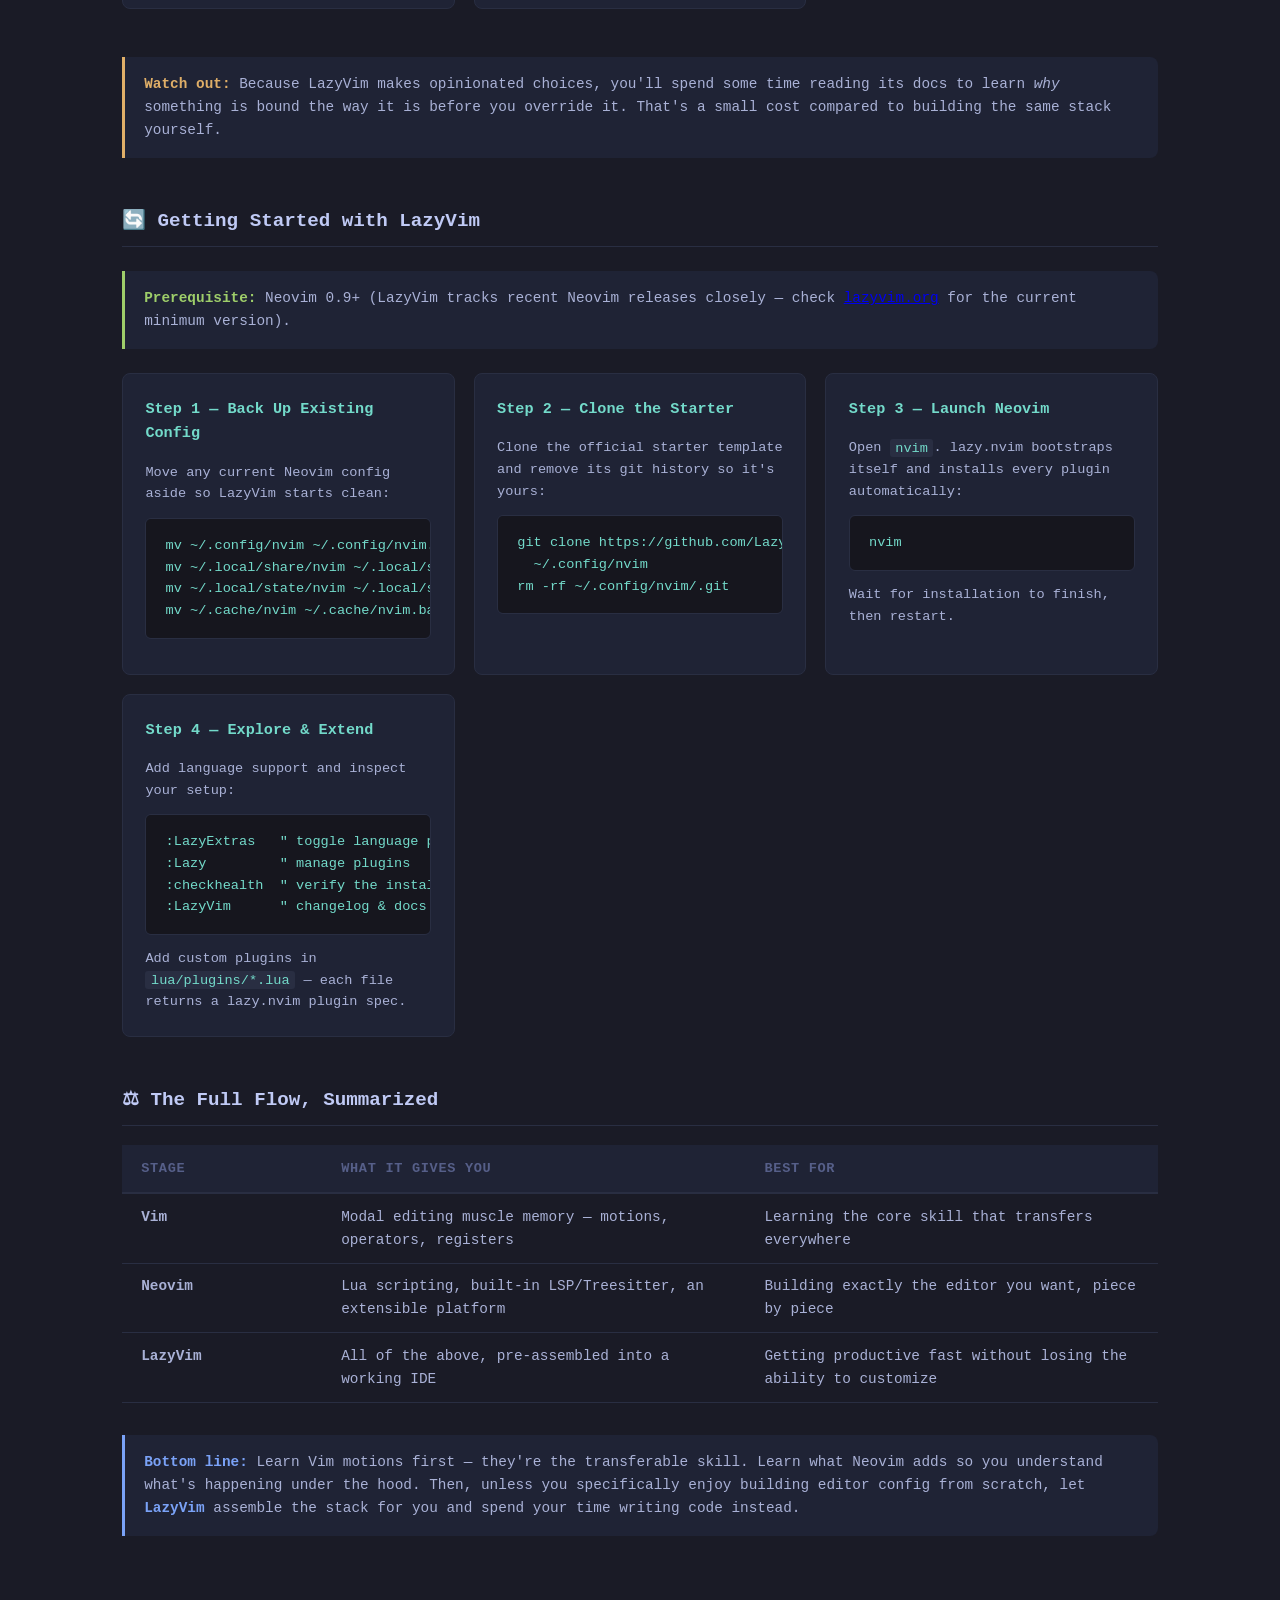
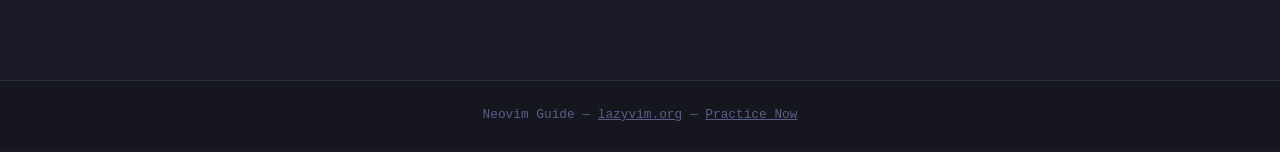
<file: lazyvim.html>
<!DOCTYPE html>
<html lang="en">
<head>
  <meta charset="UTF-8">
  <meta name="viewport" content="width=device-width, initial-scale=1.0">
  <title>Neovim Guide — LazyVim</title>
  <link rel="stylesheet" href="styles.css">
  <style>
    .diff-section {
      margin-bottom: 3rem;
    }
    .diff-section h2 {
      font-size: 1.2rem;
      font-weight: 700;
      color: var(--fg);
      border-bottom: 1px solid var(--border);
      padding-bottom: 0.6rem;
      margin-bottom: 1.2rem;
    }

    /* ── Flow banner: Vim -> Neovim -> LazyVim ───────────── */
    .flow-banner {
      display: flex;
      align-items: center;
      justify-content: center;
      gap: 0.9rem;
      flex-wrap: wrap;
      margin-bottom: 2.5rem;
      padding: 1.4rem;
      background: var(--bg3);
      border: 1px solid var(--border);
      border-radius: 8px;
    }
    .flow-step {
      display: flex;
      flex-direction: column;
      align-items: center;
      gap: 0.3rem;
      padding: 0.6rem 1.1rem;
      border-radius: 8px;
      min-width: 110px;
    }
    .flow-step .fs-name {
      font-size: 1.05rem;
      font-weight: 700;
    }
    .flow-step .fs-sub {
      font-size: 0.68rem;
      color: var(--fg3);
      text-align: center;
    }
    .flow-step.fs-vim { color: var(--orange); }
    .flow-step.fs-nvim { color: var(--accent); }
    .flow-step.fs-lazy { color: var(--accent2); border: 1px solid var(--accent2); background: rgba(187,154,247,0.08); }
    .flow-arrow {
      color: var(--fg3);
      font-size: 1.3rem;
    }
    @media (max-width: 700px) {
      .flow-banner { flex-direction: column; }
      .flow-arrow { transform: rotate(90deg); }
    }

    .vim-nvim-intro {
      display: grid;
      grid-template-columns: 1fr 1fr;
      gap: 1.5rem;
      margin-bottom: 2.5rem;
    }
    .intro-card {
      background: var(--bg3);
      border: 1px solid var(--border);
      border-radius: 8px;
      padding: 1.5rem;
    }
    .intro-card.nvim-card { border-top: 3px solid var(--accent); }
    .intro-card.lazy-card { border-top: 3px solid var(--accent2); }
    .intro-card h3 {
      font-size: 1.2rem;
      font-weight: 700;
      margin-bottom: 0.5rem;
    }
    .intro-card.nvim-card h3 { color: var(--accent); }
    .intro-card.lazy-card h3 { color: var(--accent2); }
    .intro-card .version {
      font-size: 0.75rem;
      color: var(--fg3);
      margin-bottom: 0.8rem;
    }
    .intro-card p {
      color: var(--fg2);
      font-size: 0.88rem;
      line-height: 1.6;
    }
    .compare-table th.lazy-col { color: var(--accent2); }
    @media (max-width: 700px) {
      .vim-nvim-intro { grid-template-columns: 1fr; }
    }
  </style>
</head>
<body>

<nav>
  <a class="nav-logo" href="index.html">NV<span>IM</span> Guide</a>
  <ul>
    <li><a href="basics.html">Basics</a></li>
    <li><a href="advanced.html">Advanced</a></li>
    <li><a href="vs-vim.html">Vim vs Neovim</a></li>
    <li><a href="lazyvim.html" class="active">LazyVim</a></li>
    <li><a href="vscode-to-nvim.html">VS Code → Nvim</a></li>
    <li><a href="tutorial.html">Tutorial</a></li>
    <li><a href="copilot.html">Copilot</a></li>
    <li><a href="cheatsheet.html">Cheatsheet</a></li>
    <li><a href="practice.html">Practice</a></li>
    <li><a href="game.html">Game</a></li>
  </ul>
</nav>

<div class="page-header">
  <div class="container">
    <h1>Neovim vs LazyVim</h1>
    <p>The next step after Neovim — a curated, batteries-included config framework built on lazy.nvim.</p>
  </div>
</div>

<div class="container">

  <!-- FLOW -->
  <div class="flow-banner">
    <div class="flow-step fs-vim">
      <div class="fs-name">Vim</div>
      <div class="fs-sub">the foundation<br>modal editing</div>
    </div>
    <div class="flow-arrow">→</div>
    <div class="flow-step fs-nvim">
      <div class="fs-name">Neovim</div>
      <div class="fs-sub">the platform<br>Lua, LSP, Treesitter</div>
    </div>
    <div class="flow-arrow">→</div>
    <div class="flow-step fs-lazy">
      <div class="fs-name">LazyVim</div>
      <div class="fs-sub">the distro<br>curated & ready to go</div>
    </div>
  </div>

  <!-- INTRO CARDS -->
  <div class="vim-nvim-intro">
    <div class="intro-card nvim-card">
      <h3>Neovim (vanilla / DIY)</h3>
      <div class="version">Just the editor &mdash; you write <code>init.lua</code> from scratch</div>
      <p>A blank canvas. Neovim ships with a native LSP client, Treesitter, and a Lua API, but none of it is wired up. You choose every plugin, every keymap, every default. Total control, but hours (or weeks) of config work before it feels like an IDE.</p>
    </div>
    <div class="intro-card lazy-card">
      <h3>LazyVim</h3>
      <div class="version">A Neovim <em>distribution</em> &mdash; by folke, built on lazy.nvim</div>
      <p>A pre-configured, opinionated Neovim setup: LSP, completion, formatting, linting, Treesitter, a file explorer, fuzzy finder, statusline, and sane keymaps all wired together out of the box. You extend it with small plugin-spec files instead of building the whole stack yourself.</p>
    </div>
  </div>

  <div class="callout">
    <strong>Important:</strong> LazyVim is not a fork or a competitor to Neovim &mdash; it <em>is</em> Neovim, just pre-configured. It's a starting <code>init.lua</code> plus a plugin/config structure built on the <a href="https://github.com/folke/lazy.nvim" target="_blank">lazy.nvim</a> plugin manager. You can always eject and go back to a bare config.
  </div>

  <!-- BIG TABLE -->
  <div class="diff-section">
    <h2>&#9878; Feature Comparison</h2>
    <table class="compare-table">
      <thead>
        <tr>
          <th class="feature-col">Feature</th>
          <th class="nvim-col">Neovim (vanilla)</th>
          <th class="lazy-col">LazyVim</th>
          <th>Notes</th>
        </tr>
      </thead>
      <tbody>
        <tr>
          <td class="feature-col">Setup time</td>
          <td>Hours&ndash;weeks (DIY)</td>
          <td><span class="tag tag-yes">minutes</span></td>
          <td class="key-desc"><code>git clone</code> the starter, open <code>nvim</code>, plugins install automatically.</td>
        </tr>
        <tr>
          <td class="feature-col">Plugin manager</td>
          <td>None by default</td>
          <td><span class="tag tag-native">lazy.nvim</span></td>
          <td class="key-desc">LazyVim is built directly on top of lazy.nvim &mdash; lockfile, lazy-loading, UI included.</td>
        </tr>
        <tr>
          <td class="feature-col">LSP configuration</td>
          <td><span class="tag tag-native">built-in client</span>, manual setup</td>
          <td><span class="tag tag-yes">pre-wired</span> + Mason</td>
          <td class="key-desc">LazyVim auto-installs language servers via <code>mason.nvim</code> and configures them per-language.</td>
        </tr>
        <tr>
          <td class="feature-col">Autocompletion</td>
          <td><span class="tag tag-no">none</span> (plugin required)</td>
          <td><span class="tag tag-yes">included</span> (nvim-cmp/blink.cmp)</td>
          <td class="key-desc">Snippets, LSP completion, and command-line completion all pre-configured.</td>
        </tr>
        <tr>
          <td class="feature-col">Treesitter</td>
          <td><span class="tag tag-native">built-in</span>, no parsers</td>
          <td><span class="tag tag-yes">auto-installed parsers</span></td>
          <td class="key-desc">LazyVim installs and updates parsers for languages you use automatically.</td>
        </tr>
        <tr>
          <td class="feature-col">File explorer</td>
          <td><span class="tag tag-no">netrw only</span></td>
          <td><span class="tag tag-yes">neo-tree</span></td>
          <td class="key-desc">Modern sidebar tree with git status, preview, and fuzzy filtering.</td>
        </tr>
        <tr>
          <td class="feature-col">Fuzzy finder</td>
          <td><span class="tag tag-no">none</span></td>
          <td><span class="tag tag-yes">Telescope / fzf-lua</span></td>
          <td class="key-desc">Find files, grep, buffers, symbols &mdash; all pre-bound to <kbd>&lt;leader&gt;</kbd> keymaps.</td>
        </tr>
        <tr>
          <td class="feature-col">Statusline / UI</td>
          <td>Plain default</td>
          <td><span class="tag tag-yes">lualine, bufferline, dashboard</span></td>
          <td class="key-desc">Polished UI out of the box: icons, tabs, breadcrumbs, start screen.</td>
        </tr>
        <tr>
          <td class="feature-col">Keymap discoverability</td>
          <td>None built-in</td>
          <td><span class="tag tag-native">which-key</span></td>
          <td class="key-desc">Press <kbd>&lt;leader&gt;</kbd> and a popup shows every available keymap, grouped and labeled.</td>
        </tr>
        <tr>
          <td class="feature-col">Formatting / linting</td>
          <td><span class="tag tag-no">manual</span></td>
          <td><span class="tag tag-yes">conform.nvim + nvim-lint</span></td>
          <td class="key-desc">Format-on-save and linters pre-mapped per filetype, auto-installed via Mason.</td>
        </tr>
        <tr>
          <td class="feature-col">Config structure</td>
          <td>One <code>init.lua</code> (your choice)</td>
          <td><span class="tag tag-partial">opinionated modules</span></td>
          <td class="key-desc">LazyVim splits config into <code>lua/plugins/*.lua</code> spec files &mdash; easy to add, override, or disable.</td>
        </tr>
        <tr>
          <td class="feature-col">Language extras</td>
          <td>N/A</td>
          <td><span class="tag tag-native">:LazyExtras</span></td>
          <td class="key-desc">One-command toggles for language packs (Python, Rust, Go, TypeScript, etc.) with full LSP+DAP+lint stacks.</td>
        </tr>
        <tr>
          <td class="feature-col">Health checks</td>
          <td><code>:checkhealth</code> (core only)</td>
          <td><code>:checkhealth</code> <span class="tag tag-yes">+ LazyVim checks</span></td>
          <td class="key-desc">LazyVim adds its own health checks covering the whole preconfigured stack.</td>
        </tr>
        <tr>
          <td class="feature-col">Updating</td>
          <td>Manual, per-plugin</td>
          <td><span class="tag tag-yes">:Lazy update</span></td>
          <td class="key-desc">Single command updates all plugins with a lockfile diff and changelog view.</td>
        </tr>
        <tr>
          <td class="feature-col">Customization ceiling</td>
          <td><span class="tag tag-yes">unlimited</span></td>
          <td><span class="tag tag-yes">unlimited</span> (it's still Neovim)</td>
          <td class="key-desc">Every LazyVim default can be overridden or removed &mdash; nothing is locked in.</td>
        </tr>
        <tr>
          <td class="feature-col">Learning curve</td>
          <td>Steep (build everything)</td>
          <td>Gentle (learn on top of good defaults)</td>
          <td class="key-desc">LazyVim teaches good keymap conventions as you use it, via which-key hints.</td>
        </tr>
        <tr>
          <td class="feature-col">Opinionatedness</td>
          <td>None &mdash; a blank slate</td>
          <td>High &mdash; sane defaults chosen for you</td>
          <td class="key-desc">A trade-off: less bikeshedding, but you inherit someone else's choices.</td>
        </tr>
      </tbody>
    </table>
  </div>

  <!-- KEY BENEFITS -->
  <div class="diff-section">
    <h2>&#9889; Why People Move to LazyVim</h2>
    <div class="card-grid">
      <div class="card">
        <div class="card-title" style="color:var(--accent2);">Zero to IDE in Minutes</div>
        <p class="key-desc">Cloning the LazyVim starter and opening <code>nvim</code> gives you LSP, completion, formatting, git signs, fuzzy finding, and a file tree immediately &mdash; the setup that normally takes a DIY config days or weeks to reach.</p>
      </div>
      <div class="card">
        <div class="card-title" style="color:var(--accent2);">Curated, Not Random</div>
        <p class="key-desc">Instead of picking one plugin out of ten competing options for every feature, LazyVim has already made (and tested) that choice. You get a coherent, working stack rather than a pile of plugins that may or may not play nicely together.</p>
      </div>
      <div class="card">
        <div class="card-title" style="color:var(--accent2);">Discoverable Keymaps</div>
        <p class="key-desc">which-key surfaces every keybinding contextually as you type <kbd>&lt;leader&gt;</kbd>, so you learn the config by using it instead of memorizing a cheatsheet or reading someone else's <code>init.lua</code>.</p>
      </div>
      <div class="card">
        <div class="card-title" style="color:var(--accent2);">Language Packs on Demand</div>
        <p class="key-desc"><code>:LazyExtras</code> opens a picker of language/tooling bundles (Python, Rust, Go, Docker, Markdown, …). Toggle one on and LazyVim installs the LSP server, formatter, linter, and Treesitter parser together.</p>
      </div>
      <div class="card">
        <div class="card-title" style="color:var(--accent2);">Still Just Neovim</div>
        <p class="key-desc">LazyVim isn't a black box &mdash; it's readable Lua you can inspect, override, or delete. Every default lives in a plugin spec you can find and change. Nothing about it locks you out of raw Neovim.</p>
      </div>
      <div class="card">
        <div class="card-title" style="color:var(--accent2);">Active Maintenance</div>
        <p class="key-desc">Plugin compatibility, breaking changes, and new Neovim features get absorbed by the LazyVim maintainers and community, instead of landing on you to track down and fix individually.</p>
      </div>
    </div>
  </div>

  <!-- TRADEOFFS -->
  <div class="diff-section">
    <h2>&#9878; The Trade-offs</h2>
    <div class="card-grid">
      <div class="card">
        <div class="card-title" style="color:var(--accent);">Keep Vanilla Neovim If…</div>
        <ul style="margin-top:0.2rem;padding-left:1.2rem;color:var(--fg2);font-size:0.85rem;line-height:1.8;">
          <li>You want to understand every line of your config</li>
          <li>You enjoy the process of building your own setup</li>
          <li>You need a truly minimal footprint (e.g. on remote servers)</li>
          <li>You already have a config you're happy with</li>
        </ul>
      </div>
      <div class="card">
        <div class="card-title" style="color:var(--accent2);">Switch to LazyVim If…</div>
        <ul style="margin-top:0.2rem;padding-left:1.2rem;color:var(--fg2);font-size:0.85rem;line-height:1.8;">
          <li>You want IDE features working on day one</li>
          <li>You'd rather write code than maintain a config</li>
          <li>You're new to Neovim and want good defaults to learn from</li>
          <li>You want a maintained, community-tested plugin stack</li>
        </ul>
      </div>
    </div>
    <div class="callout warn">
      <strong>Watch out:</strong> Because LazyVim makes opinionated choices, you'll spend some time reading its docs to learn <em>why</em> something is bound the way it is before you override it. That's a small cost compared to building the same stack yourself.
    </div>
  </div>

  <!-- GETTING STARTED -->
  <div class="diff-section">
    <h2>&#128260; Getting Started with LazyVim</h2>
    <div class="callout tip">
      <strong>Prerequisite:</strong> Neovim 0.9+ (LazyVim tracks recent Neovim releases closely — check <a href="https://www.lazyvim.org/" target="_blank">lazyvim.org</a> for the current minimum version).
    </div>
    <div class="card-grid">
      <div class="card">
        <div class="card-title">Step 1 — Back Up Existing Config</div>
        <p class="key-desc">Move any current Neovim config aside so LazyVim starts clean:</p>
        <pre><code>mv ~/.config/nvim ~/.config/nvim.bak
mv ~/.local/share/nvim ~/.local/share/nvim.bak
mv ~/.local/state/nvim ~/.local/state/nvim.bak
mv ~/.cache/nvim ~/.cache/nvim.bak</code></pre>
      </div>
      <div class="card">
        <div class="card-title">Step 2 — Clone the Starter</div>
        <p class="key-desc">Clone the official starter template and remove its git history so it's yours:</p>
        <pre><code>git clone https://github.com/LazyVim/starter \
  ~/.config/nvim
rm -rf ~/.config/nvim/.git</code></pre>
      </div>
      <div class="card">
        <div class="card-title">Step 3 — Launch Neovim</div>
        <p class="key-desc">Open <code>nvim</code>. lazy.nvim bootstraps itself and installs every plugin automatically:</p>
        <pre><code>nvim</code></pre>
        <p class="key-desc" style="margin-top:0.5rem;">Wait for installation to finish, then restart.</p>
      </div>
      <div class="card">
        <div class="card-title">Step 4 — Explore & Extend</div>
        <p class="key-desc">Add language support and inspect your setup:</p>
        <pre><code>:LazyExtras   " toggle language packs
:Lazy         " manage plugins
:checkhealth  " verify the install
:LazyVim      " changelog & docs</code></pre>
        <p class="key-desc" style="margin-top:0.5rem;">Add custom plugins in <code>lua/plugins/*.lua</code> &mdash; each file returns a lazy.nvim plugin spec.</p>
      </div>
    </div>
  </div>

  <!-- WHEN TO USE WHICH -->
  <div class="diff-section">
    <h2>&#9878; The Full Flow, Summarized</h2>
    <table class="compare-table">
      <thead>
        <tr>
          <th>Stage</th>
          <th>What it gives you</th>
          <th>Best for</th>
        </tr>
      </thead>
      <tbody>
        <tr>
          <td class="feature-col">Vim</td>
          <td class="key-desc">Modal editing muscle memory &mdash; motions, operators, registers</td>
          <td class="key-desc">Learning the core skill that transfers everywhere</td>
        </tr>
        <tr>
          <td class="feature-col">Neovim</td>
          <td class="key-desc">Lua scripting, built-in LSP/Treesitter, an extensible platform</td>
          <td class="key-desc">Building exactly the editor you want, piece by piece</td>
        </tr>
        <tr>
          <td class="feature-col">LazyVim</td>
          <td class="key-desc">All of the above, pre-assembled into a working IDE</td>
          <td class="key-desc">Getting productive fast without losing the ability to customize</td>
        </tr>
      </tbody>
    </table>
    <div class="callout">
      <strong>Bottom line:</strong> Learn Vim motions first &mdash; they're the transferable skill. Learn what Neovim adds so you understand what's happening under the hood. Then, unless you specifically enjoy building editor config from scratch, let <strong>LazyVim</strong> assemble the stack for you and spend your time writing code instead.
    </div>
  </div>

</div>

<footer>
  <p>Neovim Guide &mdash; <a href="https://www.lazyvim.org/" target="_blank">lazyvim.org</a> &mdash; <a href="practice.html">Practice Now</a></p>
</footer>

</body>
</html>
</file>
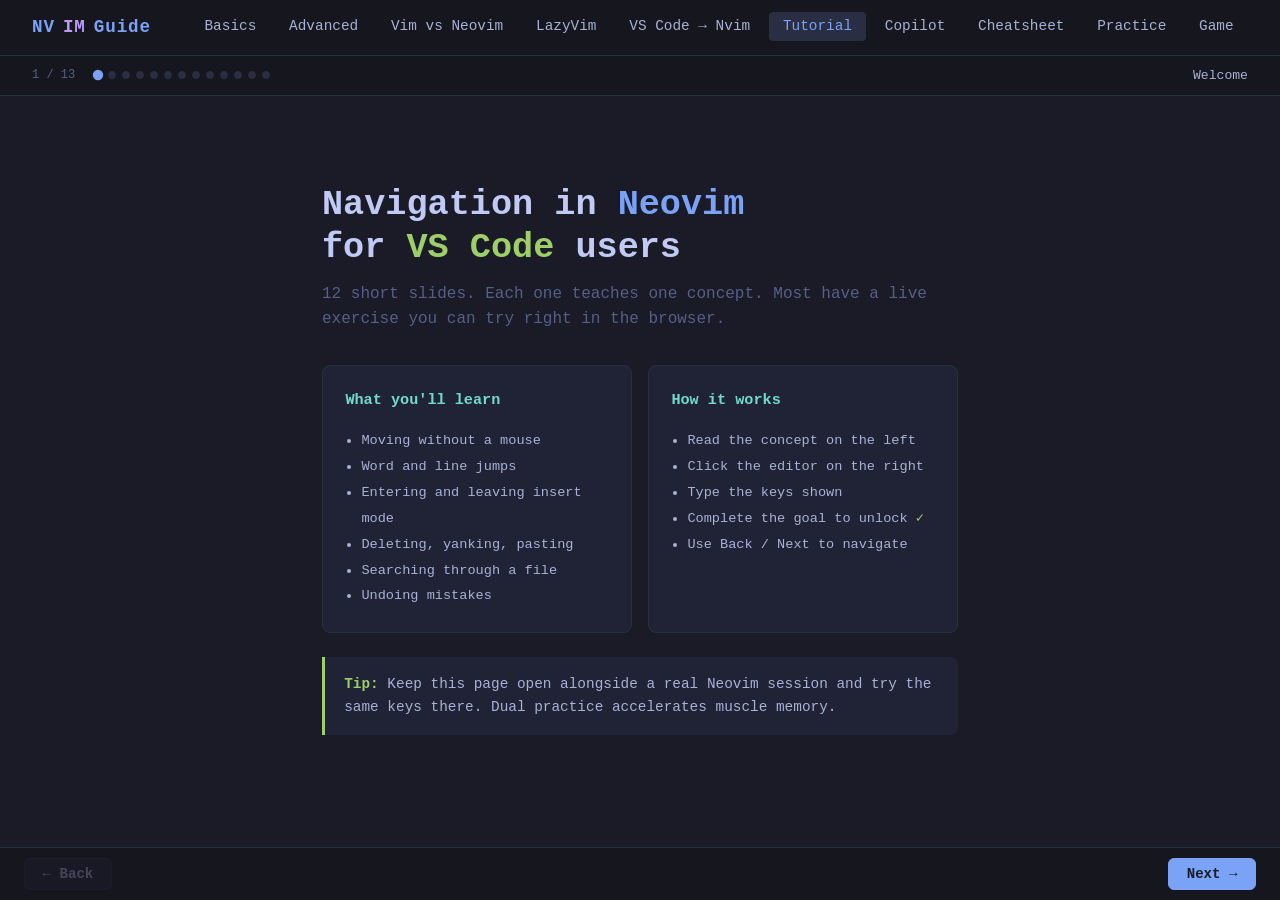
<file: tutorial.html>
<!DOCTYPE html>
<html lang="en">
<head>
  <meta charset="UTF-8">
  <meta name="viewport" content="width=device-width, initial-scale=1.0">
  <title>Neovim Tutorial — Navigation for VS Code Users</title>
  <link rel="stylesheet" href="styles.css">
  <style>
    html, body { height: 100%; overflow: hidden; }
    body { display: flex; flex-direction: column; }

    /* ── SLIDESHOW SHELL ─── */
    .tut-shell {
      flex: 1;
      display: flex;
      flex-direction: column;
      overflow: hidden;
    }

    /* progress bar across the top */
    .tut-progress {
      background: var(--bg2);
      border-bottom: 1px solid var(--border);
      padding: 0.55rem 2rem;
      display: flex;
      align-items: center;
      gap: 1.2rem;
      flex-shrink: 0;
    }
    .tut-counter {
      font-size: 0.75rem;
      color: var(--fg3);
      white-space: nowrap;
    }
    .tut-dots {
      display: flex;
      gap: 6px;
      flex: 1;
    }
    .tut-dot {
      width: 8px;
      height: 8px;
      border-radius: 50%;
      background: var(--bg4);
      border: 1px solid var(--border);
      transition: all 0.2s;
      cursor: pointer;
      flex-shrink: 0;
    }
    .tut-dot.done { background: var(--green); border-color: var(--green); }
    .tut-dot.active { background: var(--accent); border-color: var(--accent); transform: scale(1.3); }
    .tut-title-bar {
      font-size: 0.82rem;
      color: var(--fg2);
      white-space: nowrap;
      overflow: hidden;
      text-overflow: ellipsis;
      min-width: 0;
    }

    /* ── MAIN AREA ─── */
    .tut-main {
      flex: 1;
      overflow: hidden;
      display: flex;
    }

    /* plain slide (no exercise) */
    .slide-plain {
      flex: 1;
      overflow-y: auto;
      padding: 3rem 2rem;
      max-width: 860px;
      margin: 0 auto;
      width: 100%;
    }
    .slide-plain h1 {
      font-size: 2rem;
      font-weight: 700;
      margin-bottom: 0.6rem;
      line-height: 1.2;
    }
    .slide-plain h1 .hl { color: var(--accent); }
    .slide-plain h1 .hl-g { color: var(--green); }
    .slide-plain .subtitle {
      color: var(--fg3);
      font-size: 0.95rem;
      margin-bottom: 2rem;
    }

    /* split slide (with exercise) */
    .slide-split {
      flex: 1;
      display: grid;
      grid-template-columns: 400px 1fr;
      overflow: hidden;
    }
    .slide-explain {
      overflow-y: auto;
      padding: 1.8rem 1.6rem;
      border-right: 1px solid var(--border);
    }
    .slide-explain h2 {
      font-size: 1.3rem;
      font-weight: 700;
      margin-bottom: 0.3rem;
    }
    .slide-explain .slide-sub {
      color: var(--fg3);
      font-size: 0.83rem;
      margin-bottom: 1.4rem;
    }
    .slide-explain p {
      color: var(--fg2);
      font-size: 0.88rem;
      line-height: 1.7;
      margin-bottom: 0.9rem;
    }

    .key-row {
      display: flex;
      align-items: baseline;
      gap: 0.5rem;
      margin-bottom: 0.55rem;
    }
    .key-row .key-desc {
      color: var(--fg2);
      font-size: 0.85rem;
    }

    .slide-exercise {
      display: flex;
      flex-direction: column;
      overflow: hidden;
      background: var(--bg);
    }

    /* ── MINI EDITOR ─── */
    .mini-editor {
      flex: 1;
      display: flex;
      flex-direction: column;
      overflow: hidden;
      outline: none;
      cursor: text;
      position: relative;
    }
    .mini-editor-topbar {
      background: var(--bg3);
      border-bottom: 1px solid var(--border);
      padding: 0.35rem 0.8rem;
      font-size: 0.78rem;
      color: var(--fg3);
      flex-shrink: 0;
      display: flex;
      justify-content: space-between;
      align-items: center;
    }
    .mini-editor-filename { color: var(--fg2); }
    .mini-editor-lines {
      flex: 1;
      overflow-y: auto;
      padding: 0.3rem 0;
      font-size: 14px;
      line-height: 21px;
    }
    .mini-editor-line {
      display: flex;
      min-height: 21px;
    }
    .mini-ln {
      color: var(--fg3);
      text-align: right;
      padding: 0 0.6rem 0 0.4rem;
      min-width: 34px;
      user-select: none;
      flex-shrink: 0;
      font-size: 13px;
    }
    .mini-editor-line.cur-line .mini-ln { color: var(--fg2); }
    .mini-lc {
      flex: 1;
      white-space: pre;
      padding-right: 1rem;
      font-size: 14px;
    }
    .mini-editor-line.cur-line .mini-lc { background: rgba(255,255,255,0.03); }
    .cur-char {
      background: var(--fg);
      color: var(--bg2);
      border-radius: 1px;
    }
    .cur-char.ins {
      background: transparent;
      color: inherit;
      border-left: 2px solid var(--green);
      margin-left: -1px;
    }

    .mini-statusline {
      padding: 0.18rem 0.8rem;
      background: var(--accent);
      color: var(--bg);
      font-size: 0.78rem;
      font-weight: 700;
      display: flex;
      justify-content: space-between;
      flex-shrink: 0;
      min-height: 22px;
      letter-spacing: 0.02em;
    }
    .mini-statusline.ins-mode { background: var(--green); }
    .mini-statusline.search-mode { background: var(--yellow); color: var(--bg); }

    .mini-cmdline {
      background: var(--bg2);
      border-top: 1px solid var(--border);
      padding: 0.18rem 0.8rem;
      font-size: 0.83rem;
      min-height: 22px;
      color: var(--fg);
      flex-shrink: 0;
    }

    /* ── GOAL STRIP ─── */
    .goal-strip {
      background: var(--bg3);
      border-top: 1px solid var(--border);
      padding: 0.6rem 1rem;
      font-size: 0.82rem;
      flex-shrink: 0;
    }
    .goal-strip .gs-label {
      font-size: 0.66rem;
      font-weight: 700;
      text-transform: uppercase;
      letter-spacing: 0.08em;
      color: var(--fg3);
      margin-bottom: 0.2rem;
    }
    .goal-strip .gs-text { color: var(--fg2); }
    .goal-strip .gs-text .hl { color: var(--teal); font-weight: 700; }
    .goal-strip .gs-complete {
      color: var(--green);
      font-weight: 700;
      display: none;
    }
    .goal-strip.complete .gs-text { display: none; }
    .goal-strip.complete .gs-complete { display: block; }
    .goal-strip.complete { background: rgba(158,206,106,0.08); border-color: var(--green); }

    /* ── FOOTER NAV ─── */
    .tut-footer {
      background: var(--bg2);
      border-top: 1px solid var(--border);
      padding: 0.6rem 1.5rem;
      display: flex;
      align-items: center;
      justify-content: space-between;
      flex-shrink: 0;
    }
    .nav-btn {
      background: var(--bg3);
      border: 1px solid var(--border);
      border-radius: 6px;
      color: var(--fg2);
      font-family: inherit;
      font-size: 0.88rem;
      font-weight: 600;
      padding: 0.45rem 1.1rem;
      cursor: pointer;
      transition: all 0.13s;
    }
    .nav-btn:hover:not(:disabled) { background: var(--bg4); color: var(--fg); border-color: var(--fg3); }
    .nav-btn:disabled { opacity: 0.3; cursor: default; }
    .nav-btn.primary { background: var(--accent); color: var(--bg); border-color: var(--accent); }
    .nav-btn.primary:hover:not(:disabled) { background: #89b4ff; }

    .tut-hint-btn {
      background: none;
      border: none;
      color: var(--fg3);
      font-family: inherit;
      font-size: 0.78rem;
      cursor: pointer;
      padding: 0.3rem 0.6rem;
      border-radius: 4px;
      transition: color 0.12s;
    }
    .tut-hint-btn:hover { color: var(--yellow); }

    /* ── WELCOME / DONE SLIDES ─── */
    .slide-center {
      flex: 1;
      display: flex;
      align-items: center;
      justify-content: center;
      overflow-y: auto;
    }
    .slide-center-inner {
      max-width: 700px;
      padding: 3rem 2rem;
      width: 100%;
    }
    .slide-center-inner h1 {
      font-size: 2.2rem;
      font-weight: 700;
      line-height: 1.2;
      margin-bottom: 0.8rem;
    }
    .slide-center-inner .big-sub {
      color: var(--fg3);
      font-size: 1rem;
      margin-bottom: 2rem;
    }

    /* mode diagram */
    .mode-diagram {
      display: flex;
      align-items: center;
      gap: 0.8rem;
      margin: 1.5rem 0;
      flex-wrap: wrap;
    }
    .mode-pill {
      border-radius: 6px;
      padding: 0.7rem 1.2rem;
      text-align: center;
      border: 1px solid var(--border);
    }
    .mode-pill .mp-name {
      font-size: 0.7rem;
      font-weight: 700;
      text-transform: uppercase;
      letter-spacing: 0.08em;
    }
    .mode-pill .mp-key { font-size: 0.75rem; color: var(--fg3); margin-top: 0.2rem; }
    .mode-pill.normal { border-color: var(--accent); background: rgba(122,162,247,0.08); }
    .mode-pill.normal .mp-name { color: var(--accent); }
    .mode-pill.insert { border-color: var(--green); background: rgba(158,206,106,0.08); }
    .mode-pill.insert .mp-name { color: var(--green); }
    .mode-pill.search { border-color: var(--yellow); background: rgba(224,175,104,0.08); }
    .mode-pill.search .mp-name { color: var(--yellow); }
    .mode-arrow { color: var(--fg3); font-size: 1.1rem; }

    .tut-link-grid {
      display: grid;
      grid-template-columns: repeat(auto-fill, minmax(180px, 1fr));
      gap: 0.8rem;
      margin-top: 1.5rem;
    }
    .tut-link-card {
      background: var(--bg3);
      border: 1px solid var(--border);
      border-radius: 8px;
      padding: 1rem;
      text-decoration: none;
      color: var(--fg);
      transition: border-color 0.13s;
      display: block;
    }
    .tut-link-card:hover { border-color: var(--accent); }
    .tut-link-card .tlc-title { font-weight: 700; font-size: 0.9rem; color: var(--accent); margin-bottom: 0.3rem; }
    .tut-link-card .tlc-desc { font-size: 0.78rem; color: var(--fg3); }

    /* focus ring on editor */
    .mini-editor:focus { outline: 1px solid var(--accent); outline-offset: -1px; }

    .click-to-start {
      position: absolute;
      inset: 0;
      display: flex;
      align-items: center;
      justify-content: center;
      background: rgba(26,27,38,0.75);
      z-index: 5;
      font-size: 0.85rem;
      color: var(--fg3);
      pointer-events: none;
      transition: opacity 0.2s;
      border-radius: 0;
    }
    .mini-editor:focus .click-to-start { opacity: 0; }

    @media (max-width: 850px) {
      .slide-split { grid-template-columns: 1fr; grid-template-rows: auto 1fr; }
      .slide-explain { border-right: none; border-bottom: 1px solid var(--border); max-height: 40%; }
    }
  </style>
</head>
<body>

<nav>
  <a class="nav-logo" href="index.html">NV<span>IM</span> Guide</a>
  <ul>
    <li><a href="basics.html">Basics</a></li>
    <li><a href="advanced.html">Advanced</a></li>
    <li><a href="vs-vim.html">Vim vs Neovim</a></li>
    <li><a href="lazyvim.html">LazyVim</a></li>
    <li><a href="vscode-to-nvim.html">VS Code → Nvim</a></li>
    <li><a href="tutorial.html" class="active">Tutorial</a></li>
    <li><a href="copilot.html">Copilot</a></li>
    <li><a href="cheatsheet.html">Cheatsheet</a></li>
    <li><a href="practice.html">Practice</a></li>
    <li><a href="game.html">Game</a></li>
  </ul>
</nav>

<div class="tut-shell">
  <div class="tut-progress">
    <span class="tut-counter" id="tut-counter">1 / 12</span>
    <div class="tut-dots" id="tut-dots"></div>
    <span class="tut-title-bar" id="tut-title-bar"></span>
  </div>

  <div class="tut-main" id="tut-main"></div>

  <div class="tut-footer">
    <button class="nav-btn" id="prev-btn" disabled>← Back</button>
    <button class="tut-hint-btn" id="hint-btn" style="display:none">Show hint</button>
    <button class="nav-btn primary" id="next-btn">Next →</button>
  </div>
</div>

<script>
// ─────────────────────────────────────────────
// MINI VIM ENGINE
// ─────────────────────────────────────────────

class VimEngine {
  constructor(lines) {
    this.initialLines = lines.map(l => l);
    this.reset();
  }

  reset() {
    this.lines = this.initialLines.map(l => l);
    this.cur = { row: 0, col: 0 };
    this.mode = 'normal';   // 'normal' | 'insert' | 'search'
    this.sub = 'normal';    // 'normal' | 'g' | 'd_pending'
    this.clipboard = { linewise: true, text: '' };
    this.undoStack = [];
    this.redoStack = [];
    this.lastChange = null; // 'dd' | 'x' | null
    this.searchQuery = '';
    this.searchDir = 1;
    this.cmdBuf = '';
    this.msg = '';
    // tracking for exercise checks
    this.usedDollar = false;
    this.usedZero = false;
    this.visitedTop = false;
    this.visitedBottom = false;
    this.nPresses = 0;
    this.undoCount = 0;
    this.insertedText = '';
  }

  saveUndo() {
    this.undoStack.push({ lines: this.lines.map(l => l), cur: { ...this.cur } });
    this.redoStack = [];
  }

  clamp() {
    const nr = this.lines.length;
    this.cur.row = Math.max(0, Math.min(nr - 1, this.cur.row));
    const len = this.lines[this.cur.row].length;
    if (this.mode === 'insert') {
      this.cur.col = Math.max(0, Math.min(len, this.cur.col));
    } else {
      this.cur.col = Math.max(0, Math.min(Math.max(0, len - 1), this.cur.col));
    }
  }

  moveCol(d) {
    const len = this.lines[this.cur.row].length;
    this.cur.col = Math.max(0, Math.min(Math.max(0, len - 1), this.cur.col + d));
  }

  moveRow(d) {
    this.cur.row = Math.max(0, Math.min(this.lines.length - 1, this.cur.row + d));
    this.clamp();
  }

  wordFwd() {
    const line = this.lines[this.cur.row];
    let col = this.cur.col;
    const isW = c => /\w/.test(c);
    // move off current word/space
    if (col < line.length) {
      if (isW(line[col])) { while (col < line.length && isW(line[col])) col++; }
      else                { while (col < line.length && !isW(line[col])) col++; }
    }
    if (col < line.length) { this.cur.col = col; return; }
    // wrap to next line
    if (this.cur.row < this.lines.length - 1) {
      this.cur.row++;
      const next = this.lines[this.cur.row];
      col = 0;
      while (col < next.length && !isW(next[col])) col++;
      this.cur.col = Math.min(col, Math.max(0, next.length - 1));
    }
  }

  wordBwd() {
    let col = this.cur.col - 1;
    const isW = c => /\w/.test(c);
    if (col < 0) {
      if (this.cur.row > 0) {
        this.cur.row--;
        const prev = this.lines[this.cur.row];
        col = prev.length - 1;
        while (col > 0 && !isW(prev[col])) col--;
        while (col > 0 && isW(prev[col - 1])) col--;
        this.cur.col = Math.max(0, col);
      }
      return;
    }
    const line = this.lines[this.cur.row];
    while (col > 0 && !isW(line[col])) col--;
    while (col > 0 && isW(line[col - 1])) col--;
    this.cur.col = Math.max(0, col);
  }

  wordEnd() {
    const line = this.lines[this.cur.row];
    let col = this.cur.col + 1;
    const isW = c => /\w/.test(c);
    if (col < line.length) {
      while (col < line.length - 1 && !isW(line[col])) col++;
      while (col < line.length - 1 && isW(line[col + 1])) col++;
      this.cur.col = col;
    }
  }

  deleteLine() {
    this.saveUndo();
    this.clipboard = { linewise: true, text: this.lines[this.cur.row] };
    this.lines.splice(this.cur.row, 1);
    if (this.lines.length === 0) this.lines = [''];
    this.clamp();
    this.lastChange = 'dd';
  }

  yankLine() {
    this.clipboard = { linewise: true, text: this.lines[this.cur.row] };
  }

  paste(below) {
    if (!this.clipboard.text && this.clipboard.text !== '') return;
    this.saveUndo();
    if (this.clipboard.linewise) {
      const at = below ? this.cur.row + 1 : this.cur.row;
      this.lines.splice(at, 0, this.clipboard.text);
      this.cur.row = at;
      this.cur.col = 0;
    } else {
      const line = this.lines[this.cur.row];
      const ins = below ? this.cur.col + 1 : this.cur.col;
      this.lines[this.cur.row] = line.slice(0, ins) + this.clipboard.text + line.slice(ins);
      this.cur.col = ins + this.clipboard.text.length - 1;
    }
  }

  findMatch(query, dir, startRow, startCol) {
    if (!query) return null;
    const re = new RegExp(query.replace(/[.*+?^${}()|[\]\\]/g, '\\$&'), 'i');
    const n = this.lines.length;
    for (let i = 0; i < n; i++) {
      const row = ((startRow + dir * (i + 1)) % n + n) % n;
      const line = this.lines[row];
      const match = line.match(re);
      if (match) return { row, col: match.index };
    }
    // check current line after cursor
    const cur = this.lines[startRow];
    const sub = dir > 0 ? cur.slice(startCol + 1) : cur.slice(0, startCol);
    const m2 = sub.match(re);
    if (m2) return { row: startRow, col: dir > 0 ? startCol + 1 + m2.index : m2.index };
    return null;
  }

  nextMatch(dir) {
    const m = this.findMatch(this.searchQuery, dir, this.cur.row, this.cur.col);
    if (m) { this.cur.row = m.row; this.cur.col = m.col; }
    else { this.msg = 'Pattern not found'; }
  }

  undo() {
    if (!this.undoStack.length) { this.msg = 'Already at oldest change'; return; }
    this.redoStack.push({ lines: this.lines.map(l => l), cur: { ...this.cur } });
    const snap = this.undoStack.pop();
    this.lines = snap.lines;
    this.cur = snap.cur;
    this.undoCount++;
  }

  redo() {
    if (!this.redoStack.length) { this.msg = 'Already at newest change'; return; }
    this.undoStack.push({ lines: this.lines.map(l => l), cur: { ...this.cur } });
    const snap = this.redoStack.pop();
    this.lines = snap.lines;
    this.cur = snap.cur;
  }

  handleKey(key) {
    this.msg = '';
    if (this.mode === 'insert') { this.doInsert(key); }
    else if (this.mode === 'search') { this.doSearch(key); }
    else { this.doNormal(key); }
    this.clamp();
  }

  doNormal(key) {
    // pending g (for gg)
    if (this.sub === 'g') {
      this.sub = 'normal';
      if (key === 'g') { this.cur.row = 0; this.cur.col = 0; this.visitedTop = true; }
      return;
    }
    // pending d (for dd)
    if (this.sub === 'd_pending') {
      this.sub = 'normal';
      if (key === 'd') this.deleteLine();
      return;
    }
    // pending y (for yy)
    if (this.sub === 'y_pending') {
      this.sub = 'normal';
      if (key === 'y') this.yankLine();
      return;
    }

    switch (key) {
      case 'h': this.moveCol(-1); break;
      case 'l': this.moveCol(1); break;
      case 'j': this.moveRow(1); break;
      case 'k': this.moveRow(-1); break;
      case 'w': this.wordFwd(); break;
      case 'b': this.wordBwd(); break;
      case 'e': this.wordEnd(); break;
      case '0': this.cur.col = 0; this.usedZero = true; break;
      case '^': {
        const m = this.lines[this.cur.row].search(/\S/);
        this.cur.col = m >= 0 ? m : 0;
        break;
      }
      case '$': {
        this.cur.col = Math.max(0, this.lines[this.cur.row].length - 1);
        this.usedDollar = true;
        break;
      }
      case 'g': this.sub = 'g'; break;
      case 'G': {
        this.cur.row = this.lines.length - 1;
        this.cur.col = 0;
        this.visitedBottom = true;
        break;
      }
      case 'i': this.mode = 'insert'; break;
      case 'a': this.mode = 'insert'; this.cur.col = Math.min(this.lines[this.cur.row].length, this.cur.col + 1); break;
      case 'A': this.mode = 'insert'; this.cur.col = this.lines[this.cur.row].length; break;
      case 'I': {
        const m = this.lines[this.cur.row].search(/\S/);
        this.cur.col = m >= 0 ? m : 0;
        this.mode = 'insert';
        break;
      }
      case 'o': {
        this.saveUndo();
        this.lines.splice(this.cur.row + 1, 0, '');
        this.cur.row++;
        this.cur.col = 0;
        this.mode = 'insert';
        break;
      }
      case 'O': {
        this.saveUndo();
        this.lines.splice(this.cur.row, 0, '');
        this.cur.col = 0;
        this.mode = 'insert';
        break;
      }
      case 'x': {
        const line = this.lines[this.cur.row];
        if (line.length > 0) {
          this.saveUndo();
          this.lines[this.cur.row] = line.slice(0, this.cur.col) + line.slice(this.cur.col + 1);
          this.clamp();
          this.lastChange = 'x';
        }
        break;
      }
      case 'd': this.sub = 'd_pending'; break;
      case 'y': this.sub = 'y_pending'; break;
      case 'p': this.paste(true); break;
      case 'P': this.paste(false); break;
      case 'u': this.undo(); break;
      case 'C-r': this.redo(); break;
      case '.': {
        if (this.lastChange === 'dd') this.deleteLine();
        else if (this.lastChange === 'x') {
          const line = this.lines[this.cur.row];
          if (line.length > 0) {
            this.saveUndo();
            this.lines[this.cur.row] = line.slice(0, this.cur.col) + line.slice(this.cur.col + 1);
            this.clamp();
          }
        }
        break;
      }
      case '/': this.mode = 'search'; this.searchDir = 1; this.cmdBuf = ''; break;
      case 'n': this.nextMatch(this.searchDir); this.nPresses++; break;
      case 'N': this.nextMatch(-this.searchDir); break;
      case 'Esc': this.sub = 'normal'; break;
    }
  }

  doInsert(key) {
    if (key === 'Esc' || key === 'C-[') { this.mode = 'normal'; this.moveCol(-1); return; }
    const row = this.cur.row;
    const line = this.lines[row];
    if (key === 'BS') {
      if (this.cur.col > 0) {
        this.lines[row] = line.slice(0, this.cur.col - 1) + line.slice(this.cur.col);
        this.cur.col--;
      } else if (row > 0) {
        const prev = this.lines[row - 1];
        this.lines[row - 1] = prev + line;
        this.lines.splice(row, 1);
        this.cur.row--;
        this.cur.col = prev.length;
      }
      return;
    }
    if (key === 'CR') {
      this.lines[row] = line.slice(0, this.cur.col);
      this.lines.splice(row + 1, 0, line.slice(this.cur.col));
      this.cur.row++;
      this.cur.col = 0;
      return;
    }
    if (key.length === 1) {
      this.lines[row] = line.slice(0, this.cur.col) + key + line.slice(this.cur.col);
      this.cur.col++;
      this.insertedText += key;
    }
  }

  doSearch(key) {
    if (key === 'CR') {
      this.searchQuery = this.cmdBuf;
      this.mode = 'normal';
      if (this.searchQuery) {
        const m = this.findMatch(this.searchQuery, this.searchDir, this.cur.row, this.cur.col);
        if (m) { this.cur.row = m.row; this.cur.col = m.col; }
        else { this.msg = 'Pattern not found'; }
      }
      return;
    }
    if (key === 'Esc') { this.mode = 'normal'; this.cmdBuf = ''; return; }
    if (key === 'BS') { this.cmdBuf = this.cmdBuf.slice(0, -1); return; }
    if (key.length === 1) this.cmdBuf += key;
  }
}

// ─────────────────────────────────────────────
// RENDERER
// ─────────────────────────────────────────────

function renderEngine(eng, linesEl, statusEl, cmdEl) {
  linesEl.innerHTML = eng.lines.map((line, row) => {
    const isCur = row === eng.cur.row;
    let content = '';
    if (line.length === 0) {
      content = isCur ? '<span class="cur-char">&nbsp;</span>' : '&nbsp;';
    } else {
      for (let col = 0; col < line.length; col++) {
        const ch = line[col] === '&' ? '&amp;' : line[col] === '<' ? '&lt;' : line[col] === '>' ? '&gt;' : line[col] === ' ' ? '&nbsp;' : line[col];
        if (isCur && col === eng.cur.col) {
          const cls = eng.mode === 'insert' ? 'cur-char ins' : 'cur-char';
          content += `<span class="${cls}">${ch}</span>`;
        } else {
          content += ch;
        }
      }
      if (isCur && eng.mode === 'insert' && eng.cur.col >= line.length) {
        content += '<span class="cur-char ins">&nbsp;</span>';
      }
    }
    return `<div class="mini-editor-line${isCur ? ' cur-line' : ''}"><span class="mini-ln">${row + 1}</span><span class="mini-lc">${content}</span></div>`;
  }).join('');

  const lineEls = linesEl.querySelectorAll('.mini-editor-line');
  if (lineEls[eng.cur.row]) lineEls[eng.cur.row].scrollIntoView({ block: 'nearest' });

  const modeMap = { normal: 'NORMAL', insert: 'INSERT', search: 'SEARCH' };
  const clsMap = { insert: 'ins-mode', search: 'search-mode' };
  statusEl.className = 'mini-statusline ' + (clsMap[eng.mode] || '');
  statusEl.querySelector('.ms-mode').textContent = modeMap[eng.mode] || 'NORMAL';
  statusEl.querySelector('.ms-pos').textContent = `${eng.cur.row + 1}:${eng.cur.col + 1}`;

  if (eng.mode === 'search') { cmdEl.textContent = '/' + eng.cmdBuf; }
  else if (eng.msg) { cmdEl.textContent = eng.msg; }
  else if (eng.sub === 'g') { cmdEl.textContent = 'g'; }
  else if (eng.sub === 'd_pending') { cmdEl.textContent = 'd'; }
  else if (eng.sub === 'y_pending') { cmdEl.textContent = 'y'; }
  else { cmdEl.textContent = ''; }
}

// ─────────────────────────────────────────────
// SLIDE DEFINITIONS
// ─────────────────────────────────────────────

const SLIDES = [
  // ── 0 WELCOME ──
  {
    title: 'Welcome',
    render() {
      return `<div class="slide-center"><div class="slide-center-inner">
        <h1>Navigation in <span style="color:var(--accent)">Neovim</span><br>for <span style="color:var(--green)">VS Code</span> users</h1>
        <p class="big-sub">12 short slides. Each one teaches one concept. Most have a live exercise you can try right in the browser.</p>
        <div style="display:grid;grid-template-columns:1fr 1fr;gap:1rem;margin-bottom:1.5rem;">
          <div class="card" style="margin:0"><div class="card-title" style="color:var(--teal)">What you'll learn</div>
            <ul style="padding-left:1rem;color:var(--fg2);font-size:0.85rem;line-height:1.9">
              <li>Moving without a mouse</li><li>Word and line jumps</li>
              <li>Entering and leaving insert mode</li><li>Deleting, yanking, pasting</li>
              <li>Searching through a file</li><li>Undoing mistakes</li>
            </ul>
          </div>
          <div class="card" style="margin:0"><div class="card-title" style="color:var(--teal)">How it works</div>
            <ul style="padding-left:1rem;color:var(--fg2);font-size:0.85rem;line-height:1.9">
              <li>Read the concept on the left</li>
              <li>Click the editor on the right</li>
              <li>Type the keys shown</li>
              <li>Complete the goal to unlock <span style="color:var(--green)">✓</span></li>
              <li>Use Back / Next to navigate</li>
            </ul>
          </div>
        </div>
        <div class="callout tip"><strong>Tip:</strong> Keep this page open alongside a real Neovim session and try the same keys there. Dual practice accelerates muscle memory.</div>
      </div></div>`;
    },
  },

  // ── 1 MODES ──
  {
    title: 'The Two Modes',
    render() {
      return `<div class="slide-center"><div class="slide-center-inner">
        <h1>The <span style="color:var(--accent)">Most Important</span> Idea</h1>
        <p class="big-sub">Every confusion in Neovim comes from misunderstanding modes.</p>
        <div class="callout" style="margin-bottom:1.5rem">
          <strong>VS Code is always in "insert mode."</strong> Every key you press types a character, and modifier keys (<kbd>Ctrl</kbd>, <kbd>Alt</kbd>) trigger actions.<br><br>
          <strong>Neovim has two worlds.</strong> In <span style="color:var(--accent);font-weight:700">Normal mode</span> keys are <em>commands</em>, not characters. You switch to <span style="color:var(--green);font-weight:700">Insert mode</span> to type, then switch back.
        </div>
        <div class="mode-diagram">
          <div class="mode-pill normal"><div class="mp-name">Normal</div><div class="mp-key">home base</div></div>
          <div class="mode-arrow">→ <kbd>i</kbd> / <kbd>a</kbd> / <kbd>o</kbd> →</div>
          <div class="mode-pill insert"><div class="mp-name">Insert</div><div class="mp-key">type text</div></div>
          <div class="mode-arrow">→ <kbd>Esc</kbd> →</div>
          <div class="mode-pill normal"><div class="mp-name">Normal</div><div class="mp-key">home base</div></div>
        </div>
        <div style="display:grid;grid-template-columns:1fr 1fr;gap:1rem;margin-top:1rem">
          <div class="card" style="margin:0"><div class="card-title" style="color:var(--accent)">Normal mode</div>
            <p class="key-desc">The default. Every key is a <em>command</em>: move, delete, copy, search. You spend most of your time here. It is not idle — it is where editing happens.</p>
          </div>
          <div class="card" style="margin:0"><div class="card-title" style="color:var(--green)">Insert mode</div>
            <p class="key-desc">Keys type characters, just like VS Code. You enter it intentionally, do your typing, and leave with <kbd>Esc</kbd>. Treat it as a temporary visit, not a home.</p>
          </div>
        </div>
        <div class="callout tip" style="margin-top:1rem"><strong>Golden rule:</strong> If anything feels wrong, press <kbd>Esc</kbd>. It always returns you to Normal mode safely.</div>
      </div></div>`;
    },
  },

  // ── 2 hjkl ──
  {
    title: 'Moving: h j k l',
    exercise: {
      filename: 'navigation.txt',
      goal: 'Move the cursor onto the word <span class="hl">TARGET</span> using <kbd>h</kbd> <kbd>j</kbd> <kbd>k</kbd> <kbd>l</kbd>',
      hint: 'Press j to go down, l to go right. Try not to use arrow keys.',
      lines: [
        'Use  h j k l  to move (left, down, up, right).',
        '',
        'Start here and navigate down and right...',
        '',
        '               TARGET   <-- reach this word',
        '',
        'Remember: j=down  k=up  h=left  l=right',
      ],
      check: s => {
        const line = s.lines[s.cur.row];
        const idx = line && line.indexOf('TARGET');
        return idx >= 0 && s.cur.col >= idx && s.cur.col < idx + 6;
      },
    },
    render(exEl) {
      return `<div class="slide-split">
        <div class="slide-explain">
          <h2>Moving Around: <span style="color:var(--orange)">h j k l</span></h2>
          <p class="slide-sub">Your arrow keys — without leaving the home row</p>
          <p>In VS Code you move with arrow keys. In Neovim you can too, but the preferred way is the four keys directly under your right hand in normal position.</p>
          <div style="margin:1.2rem 0;padding:1rem;background:var(--bg3);border-radius:8px;border:1px solid var(--border)">
            <div style="display:grid;grid-template-columns:auto 1fr;gap:0.4rem 1rem;align-items:center">
              <kbd style="font-size:1.1rem">h</kbd><span class="key-desc">← left</span>
              <kbd style="font-size:1.1rem">j</kbd><span class="key-desc">↓ down</span>
              <kbd style="font-size:1.1rem">k</kbd><span class="key-desc">↑ up</span>
              <kbd style="font-size:1.1rem">l</kbd><span class="key-desc">→ right</span>
            </div>
          </div>
          <p>The reason: your fingers never leave the home row. Once it clicks, movement feels instant — no wrist movement to reach the arrow cluster.</p>
          <div class="callout tip"><strong>Memory trick:</strong> <kbd>j</kbd> has a descender (the hook points down). <kbd>k</kbd> points up. <kbd>h</kbd> is leftmost, <kbd>l</kbd> is rightmost.</div>
          <p style="margin-top:0.8rem">You can prefix a count: <kbd>5j</kbd> moves down 5 lines at once. <kbd>10l</kbd> jumps 10 chars right.</p>
        </div>
        <div class="slide-exercise" id="ex-area"></div>
      </div>`;
    },
  },

  // ── 3 WORD JUMPS ──
  {
    title: 'Word Jumps: w b e',
    exercise: {
      filename: 'words.txt',
      goal: 'Jump to the word <span class="hl">DESTINATION</span> using <kbd>w</kbd>',
      hint: 'Press w repeatedly to jump forward one word at a time.',
      lines: [
        'one two three four five six seven eight',
        'alpha beta gamma delta epsilon zeta eta',
        'press w to hop across each word boundary',
        'DESTINATION is at the start of this line',
        'b jumps back one word  e jumps to word end',
      ],
      check: s => {
        const line = s.lines[s.cur.row];
        return line && line.startsWith('DESTINATION') && s.cur.col === 0;
      },
    },
    render() {
      return `<div class="slide-split">
        <div class="slide-explain">
          <h2>Word Jumps: <span style="color:var(--orange)">w b e</span></h2>
          <p class="slide-sub">Stop pressing l 20 times</p>
          <p>Once you have hjkl, the next leap in speed is word-level movement. Instead of character-by-character, jump whole words at a time.</p>
          <div class="key-row"><kbd>w</kbd><span class="key-desc">jump to the <strong>start</strong> of the next word</span></div>
          <div class="key-row"><kbd>b</kbd><span class="key-desc">jump <strong>back</strong> to the start of the previous word</span></div>
          <div class="key-row"><kbd>e</kbd><span class="key-desc">jump to the <strong>end</strong> of the current word</span></div>
          <p>Like hjkl, you can prefix a count: <kbd>3w</kbd> jumps three words forward.</p>
          <div class="callout tip"><strong>From VS Code:</strong> <kbd>Ctrl+→</kbd> in VS Code moves one word right — that maps to <kbd>w</kbd> or <kbd>e</kbd> in Neovim.</div>
          <p>There are also capital variants <kbd>W</kbd>, <kbd>B</kbd>, <kbd>E</kbd> that treat anything separated by whitespace as a word, ignoring punctuation.</p>
        </div>
        <div class="slide-exercise" id="ex-area"></div>
      </div>`;
    },
  },

  // ── 4 LINE JUMPS ──
  {
    title: 'Line Jumps: 0 $ ^',
    exercise: {
      filename: 'lines.txt',
      goal: 'Press <span class="hl">$</span> to reach the end of the line, then <span class="hl">0</span> to return to column 1',
      hint: '$ jumps to end of line, 0 jumps to column 1.',
      lines: [
        'Jump to the end of this line with $ then back with 0',
        'Then try ^ to skip leading spaces on the next line',
        '    this line starts with spaces — ^ lands here',
        'Mix these motions freely on any line',
      ],
      check: s => s.usedDollar && s.usedZero,
    },
    render() {
      return `<div class="slide-split">
        <div class="slide-explain">
          <h2>Line Jumps: <span style="color:var(--orange)">0 $ ^</span></h2>
          <p class="slide-sub">Jump to any part of the current line instantly</p>
          <div class="key-row"><kbd>0</kbd><span class="key-desc">column 1 — absolute start of line</span></div>
          <div class="key-row"><kbd>^</kbd><span class="key-desc">first non-blank character (skips indentation)</span></div>
          <div class="key-row"><kbd>$</kbd><span class="key-desc">end of line</span></div>
          <p style="margin-top:0.9rem">These combine with operators too. <kbd>d$</kbd> deletes from cursor to end of line. <kbd>y0</kbd> yanks from cursor back to column 1.</p>
          <div class="callout tip"><strong>From VS Code:</strong> <kbd>Home</kbd> → <kbd>^</kbd> or <kbd>0</kbd>. <kbd>End</kbd> → <kbd>$</kbd>.</div>
          <p>For <strong>file-level</strong> jumps:</p>
          <div class="key-row"><kbd>g</kbd><kbd>g</kbd><span class="key-desc">first line of file</span></div>
          <div class="key-row"><kbd>G</kbd><span class="key-desc">last line of file</span></div>
          <div class="key-row"><kbd>50G</kbd><span class="key-desc">go to line 50</span></div>
        </div>
        <div class="slide-exercise" id="ex-area"></div>
      </div>`;
    },
  },

  // ── 5 FILE JUMPS ──
  {
    title: 'File Jumps: gg G',
    exercise: {
      filename: 'bigfile.txt',
      goal: 'Press <span class="hl">G</span> to reach the bottom, then <span class="hl">gg</span> to return to the top',
      hint: 'G (capital) goes to the last line. gg (two lowercase g) goes to line 1.',
      lines: [
        '=== TOP — you start here. Press G to go to the bottom ===',
        'Line 2', 'Line 3', 'Line 4', 'Line 5', 'Line 6',
        'Line 7', 'Line 8', 'Line 9', 'Line 10', 'Line 11',
        'Line 12', 'Line 13', 'Line 14', 'Line 15', 'Line 16',
        '=== BOTTOM — now press gg to return to the top ===',
      ],
      check: s => s.visitedTop && s.visitedBottom,
    },
    render() {
      return `<div class="slide-split">
        <div class="slide-explain">
          <h2>File Jumps: <span style="color:var(--orange)">gg &amp; G</span></h2>
          <p class="slide-sub">Teleport through the file</p>
          <div class="key-row"><kbd>g</kbd><kbd>g</kbd><span class="key-desc">jump to the <strong>first</strong> line of the file</span></div>
          <div class="key-row"><kbd>G</kbd><span class="key-desc">jump to the <strong>last</strong> line of the file</span></div>
          <div class="key-row"><kbd>50G</kbd><span class="key-desc">jump to line <strong>50</strong></span></div>
          <div class="key-row"><kbd>Ctrl</kbd>+<kbd>d</kbd><span class="key-desc">scroll <strong>half page</strong> down</span></div>
          <div class="key-row"><kbd>Ctrl</kbd>+<kbd>u</kbd><span class="key-desc">scroll <strong>half page</strong> up</span></div>
          <p style="margin-top:0.9rem">In real Neovim, you'll often jump to a specific line via search (<kbd>/</kbd>) or LSP go-to-definition (<kbd>gd</kbd>) rather than manually typing a line number.</p>
          <div class="callout"><strong>Note:</strong> <kbd>gg</kbd> is two lowercase g presses — distinct from <kbd>G</kbd> (Shift+g). The engine waits briefly for the second <kbd>g</kbd> after the first.</div>
        </div>
        <div class="slide-exercise" id="ex-area"></div>
      </div>`;
    },
  },

  // ── 6 INSERT MODE ──
  {
    title: 'Insert Mode: i a o O',
    exercise: {
      filename: 'insert.txt',
      goal: 'Type the word <span class="hl">hello</span> anywhere in the file',
      hint: 'Press i to enter Insert mode, type "hello", then press Esc to return to Normal.',
      lines: [
        'Press i to insert before the cursor.',
        'Press a to append after the cursor.',
        'Press o to open a new line below and insert.',
        'Press O to open a new line above and insert.',
        '',
        'Esc always returns you to Normal mode.',
      ],
      check: s => s.lines.some(l => l.toLowerCase().includes('hello')),
    },
    render() {
      return `<div class="slide-split">
        <div class="slide-explain">
          <h2>Insert Mode: <span style="color:var(--green)">i a o O</span></h2>
          <p class="slide-sub">There are four ways in — each places the cursor differently</p>
          <div class="key-row"><kbd>i</kbd><span class="key-desc">insert <strong>before</strong> the cursor</span></div>
          <div class="key-row"><kbd>a</kbd><span class="key-desc">append <strong>after</strong> the cursor</span></div>
          <div class="key-row"><kbd>I</kbd><span class="key-desc">insert at <strong>start</strong> of line (first non-blank)</span></div>
          <div class="key-row"><kbd>A</kbd><span class="key-desc">append at <strong>end</strong> of line</span></div>
          <div class="key-row"><kbd>o</kbd><span class="key-desc">open new line <strong>below</strong>, enter insert</span></div>
          <div class="key-row"><kbd>O</kbd><span class="key-desc">open new line <strong>above</strong>, enter insert</span></div>
          <p style="margin-top:0.8rem">Once inside Insert mode, type normally. Backspace works. Enter creates new lines. Press <kbd>Esc</kbd> (or <kbd>Ctrl+[</kbd>) to leave.</p>
          <div class="callout tip"><strong>Habit to build:</strong> Every Insert session should end with <kbd>Esc</kbd>. Never stay in Insert mode when you're done typing — Normal mode is home.</div>
        </div>
        <div class="slide-exercise" id="ex-area"></div>
      </div>`;
    },
  },

  // ── 7 DELETE ──
  {
    title: 'Deleting: x dd',
    exercise: {
      filename: 'delete.txt',
      goal: 'Delete <span class="hl">all</span> lines that say "DELETE THIS" using <kbd>dd</kbd>',
      hint: 'Navigate to a "DELETE THIS" line with j/k, then press dd. Repeat for each.',
      lines: [
        'Keep this line.',
        'DELETE THIS',
        'Keep this line too.',
        'DELETE THIS',
        'This line stays.',
        'DELETE THIS',
        'Final keeper.',
      ],
      check: s => !s.lines.some(l => l.includes('DELETE THIS')),
    },
    render() {
      return `<div class="slide-split">
        <div class="slide-explain">
          <h2>Deleting: <span style="color:var(--red)">x</span> and <span style="color:var(--red)">dd</span></h2>
          <p class="slide-sub">Precise deletion without selecting first</p>
          <div class="key-row"><kbd>x</kbd><span class="key-desc">delete the character <strong>under</strong> the cursor</span></div>
          <div class="key-row"><kbd>d</kbd><kbd>d</kbd><span class="key-desc">delete the <strong>entire current line</strong></span></div>
          <div class="key-row"><kbd>d</kbd><kbd>w</kbd><span class="key-desc">delete from cursor to <strong>next word</strong></span></div>
          <div class="key-row"><kbd>d</kbd><kbd>$</kbd><span class="key-desc">delete to <strong>end of line</strong></span></div>
          <div class="key-row"><kbd>3</kbd><kbd>d</kbd><kbd>d</kbd><span class="key-desc">delete <strong>3 lines</strong></span></div>
          <p style="margin-top:0.8rem">Deleted text is automatically <strong>yanked</strong> (copied) into the default register. <kbd>p</kbd> pastes it back. This means <kbd>dd</kbd> + <kbd>p</kbd> elsewhere effectively moves a line.</p>
          <div class="callout tip"><strong>From VS Code:</strong> <kbd>Ctrl+Shift+K</kbd> deleted a line. In Neovim that's just <kbd>dd</kbd> — no modifier needed because you're in Normal mode.</div>
        </div>
        <div class="slide-exercise" id="ex-area"></div>
      </div>`;
    },
  },

  // ── 8 DOT ──
  {
    title: 'The Dot Command: .',
    exercise: {
      filename: 'dot.txt',
      goal: 'Delete the first <span class="hl">REMOVE</span> line with <kbd>dd</kbd>, then use <kbd>.</kbd> to delete the others',
      hint: 'After dd on the first REMOVE line, move to the next and press just . to repeat.',
      lines: [
        'Keep line A.',
        'REMOVE — delete me with dd',
        'Keep line B.',
        'REMOVE — delete me with . (dot)',
        'Keep line C.',
        'REMOVE — delete me with . again',
        'Keep line D.',
      ],
      check: s => !s.lines.some(l => l.includes('REMOVE')),
    },
    render() {
      return `<div class="slide-split">
        <div class="slide-explain">
          <h2>The Dot Command: <span style="color:var(--orange)">.</span></h2>
          <p class="slide-sub">Repeat your last change with one key</p>
          <p><kbd>.</kbd> replays whatever you did last — a deletion, insertion, substitution, anything. This is one of Neovim's most powerful features.</p>
          <div class="callout" style="margin:1rem 0"><strong>Example workflow:</strong><br>
            1. <kbd>dd</kbd> — delete a line<br>
            2. <kbd>j</kbd> — move to the next target<br>
            3. <kbd>.</kbd> — delete that one too<br>
            4. Repeat steps 2–3 as many times as needed
          </div>
          <p>This replaces a large chunk of what VS Code multi-cursor is used for. Instead of selecting all occurrences at once, you handle them one at a time — with full control at each step.</p>
          <div class="callout tip"><strong>Key insight:</strong> The dot command remembers the <em>change</em>, not the <em>motion</em>. You move freely between uses of <kbd>.</kbd>.</div>
        </div>
        <div class="slide-exercise" id="ex-area"></div>
      </div>`;
    },
  },

  // ── 9 YANK PASTE ──
  {
    title: 'Yank & Paste: yy p',
    exercise: {
      filename: 'paste.txt',
      goal: 'Copy the <span class="hl">COPY ME</span> line with <kbd>yy</kbd> and paste a duplicate below it with <kbd>p</kbd>',
      hint: 'Move to the COPY ME line, press yy to yank it, then press p to paste below.',
      lines: [
        'COPY ME — yank this line with yy',
        '',
        'Line 3',
        'Line 4',
        'Paste the copied line somewhere here',
      ],
      check: s => s.lines.filter(l => l.includes('COPY ME')).length >= 2,
    },
    render() {
      return `<div class="slide-split">
        <div class="slide-explain">
          <h2>Yank &amp; Paste: <span style="color:var(--orange)">yy p P</span></h2>
          <p class="slide-sub">Copy and paste without leaving the keyboard</p>
          <div class="key-row"><kbd>y</kbd><kbd>y</kbd><span class="key-desc">yank (copy) the current line</span></div>
          <div class="key-row"><kbd>p</kbd><span class="key-desc">paste <strong>below</strong> the current line</span></div>
          <div class="key-row"><kbd>P</kbd><span class="key-desc">paste <strong>above</strong> the current line</span></div>
          <div class="key-row"><kbd>y</kbd><kbd>w</kbd><span class="key-desc">yank a word</span></div>
          <div class="key-row"><kbd>y</kbd><kbd>$</kbd><span class="key-desc">yank to end of line</span></div>
          <p style="margin-top:0.8rem">Neovim stores yanked text in <strong>registers</strong>. The default register is reused by <kbd>p</kbd>. Deleted text also goes there, so <kbd>dd</kbd> followed by <kbd>p</kbd> moves a line.</p>
          <div class="callout tip"><strong>System clipboard:</strong> In a real Neovim config, set <code>vim.opt.clipboard = 'unnamedplus'</code> so <kbd>yy</kbd>/<kbd>p</kbd> use the system clipboard — then <kbd>Ctrl+V</kbd> in other apps works as expected.</div>
        </div>
        <div class="slide-exercise" id="ex-area"></div>
      </div>`;
    },
  },

  // ── 10 SEARCH ──
  {
    title: 'Searching: / n N',
    exercise: {
      filename: 'search.txt',
      goal: 'Search for <span class="hl">needle</span> and press <kbd>n</kbd> at least 3 times',
      hint: 'Type /needle then Enter to start the search, then press n to jump to each match.',
      lines: [
        'Searching is one of the most powerful Neovim features.',
        'There is a needle hidden in this haystack of text.',
        'Keep looking — another needle might appear further down.',
        'Line after line of text to search through carefully.',
        'Found another needle yet? Keep pressing n!',
        'One more needle for good measure down here.',
        'Use N to search backwards through the needles.',
      ],
      check: s => s.nPresses >= 3,
    },
    render() {
      return `<div class="slide-split">
        <div class="slide-explain">
          <h2>Searching: <span style="color:var(--orange)">/ n N</span></h2>
          <p class="slide-sub">Find anything in the file instantly</p>
          <div class="key-row"><kbd>/</kbd><span class="key-desc">open search — type your pattern, press Enter</span></div>
          <div class="key-row"><kbd>n</kbd><span class="key-desc">jump to the <strong>next</strong> match</span></div>
          <div class="key-row"><kbd>N</kbd><span class="key-desc">jump to the <strong>previous</strong> match</span></div>
          <div class="key-row"><kbd>?</kbd><span class="key-desc">search <strong>backwards</strong></span></div>
          <p style="margin-top:0.8rem">Search wraps around the file. Patterns are regular expressions, so <kbd>/func.*name</kbd> matches any line with "func" followed by "name".</p>
          <div class="callout tip"><strong>From VS Code:</strong> <kbd>Ctrl+F</kbd> in VS Code → <kbd>/</kbd> in Neovim. <kbd>Enter</kbd>/<kbd>F3</kbd> for next → <kbd>n</kbd> in Neovim.</div>
          <p>For <strong>find and replace</strong>:</p>
          <pre style="margin:0.5rem 0;font-size:0.8rem">:%s/old/new/g        replace all
:%s/old/new/gc       confirm each</pre>
        </div>
        <div class="slide-exercise" id="ex-area"></div>
      </div>`;
    },
  },

  // ── 11 UNDO ──
  {
    title: 'Undo & Redo: u Ctrl+r',
    exercise: {
      filename: 'undo.txt',
      goal: 'Delete a line with <span class="hl">dd</span>, then undo it with <span class="hl">u</span>',
      hint: 'Move to any line, press dd to delete it, then press u to undo the deletion.',
      lines: [
        'Practice undo here.',
        'Delete this line with dd — then undo with u.',
        'And this one: delete with dd, then u to restore it.',
        'The undo history is unlimited during the session.',
      ],
      check: s => s.undoCount >= 1,
    },
    render() {
      return `<div class="slide-split">
        <div class="slide-explain">
          <h2>Undo &amp; Redo: <span style="color:var(--orange)">u</span> and <span style="color:var(--orange)">Ctrl+r</span></h2>
          <p class="slide-sub">Nothing is ever truly gone</p>
          <div class="key-row"><kbd>u</kbd><span class="key-desc">undo the last change</span></div>
          <div class="key-row"><kbd>Ctrl</kbd>+<kbd>r</kbd><span class="key-desc">redo (un-undo)</span></div>
          <div class="key-row"><kbd>5u</kbd><span class="key-desc">undo the last 5 changes</span></div>
          <p style="margin-top:0.8rem">Neovim's undo history is a <strong>tree</strong>, not a linear stack. If you undo three changes and then make a new one, the undone branch is still accessible via <code>:undolist</code>. You cannot permanently lose work.</p>
          <p>Neovim can also persist undo history across sessions — add this to your config:</p>
          <pre style="font-size:0.8rem;margin:0.5rem 0">vim.opt.undofile = true</pre>
          <div class="callout tip"><strong>From VS Code:</strong> <kbd>Ctrl+Z</kbd> → <kbd>u</kbd>. <kbd>Ctrl+Y</kbd> / <kbd>Ctrl+Shift+Z</kbd> → <kbd>Ctrl+r</kbd>. Same concept, different keys.</div>
        </div>
        <div class="slide-exercise" id="ex-area"></div>
      </div>`;
    },
  },

  // ── 12 DONE ──
  {
    title: "You're Ready",
    render() {
      return `<div class="slide-center"><div class="slide-center-inner">
        <h1>You know the <span style="color:var(--green)">fundamentals</span>.</h1>
        <p class="big-sub">hjkl · w b e · 0 $ gg G · i a o · dd yy p · / n · u — that's the core 90% of daily navigation.</p>
        <div class="callout tip" style="margin-bottom:1.5rem"><strong>What's next:</strong> Use Neovim for real work. Expect to be slow for a week or two. Every time you reach for the mouse or arrow keys, stop and find the keyboard equivalent. It compounds fast.</div>
        <p style="color:var(--fg2);font-size:0.9rem;margin-bottom:0.8rem">Keep learning with the rest of this guide:</p>
        <div class="tut-link-grid">
          <a class="tut-link-card" href="index.html">
            <div class="tlc-title">Basics</div>
            <div class="tlc-desc">Full reference for modes, motions, and operators</div>
          </a>
          <a class="tut-link-card" href="advanced.html">
            <div class="tlc-title">Advanced</div>
            <div class="tlc-desc">Macros, registers, marks, text objects, folds</div>
          </a>
          <a class="tut-link-card" href="cheatsheet.html">
            <div class="tlc-title">Cheatsheet</div>
            <div class="tlc-desc">Print-friendly quick reference card</div>
          </a>
          <a class="tut-link-card" href="practice.html">
            <div class="tlc-title">Practice ↗</div>
            <div class="tlc-desc">13 interactive exercises with a full vim emulator</div>
          </a>
          <a class="tut-link-card" href="vscode-to-nvim.html">
            <div class="tlc-title">VS Code → Nvim</div>
            <div class="tlc-desc">Full shortcut mapping & plugin equivalents</div>
          </a>
        </div>
      </div></div>`;
    },
  },
];

// ─────────────────────────────────────────────
// SLIDESHOW CONTROLLER
// ─────────────────────────────────────────────

let current = 0;
let completed = new Set();
let engine = null;
let renderFn = null;

const mainEl   = document.getElementById('tut-main');
const dotsEl   = document.getElementById('tut-dots');
const counterEl = document.getElementById('tut-counter');
const titleBarEl = document.getElementById('tut-title-bar');
const prevBtn  = document.getElementById('prev-btn');
const nextBtn  = document.getElementById('next-btn');
const hintBtn  = document.getElementById('hint-btn');

function buildDots() {
  dotsEl.innerHTML = SLIDES.map((s, i) =>
    `<div class="tut-dot${i === current ? ' active' : ''}${completed.has(i) ? ' done' : ''}" data-i="${i}" title="${s.title}"></div>`
  ).join('');
  dotsEl.querySelectorAll('.tut-dot').forEach(d => {
    d.addEventListener('click', () => goTo(parseInt(d.dataset.i)));
  });
}

function resolveKey(e) {
  if (e.ctrlKey) return 'C-' + e.key.toLowerCase();
  if (e.key === 'Escape')    return 'Esc';
  if (e.key === 'Enter')     return 'CR';
  if (e.key === 'Backspace') return 'BS';
  if (e.key === 'ArrowLeft') return 'h';
  if (e.key === 'ArrowRight')return 'l';
  if (e.key === 'ArrowUp')   return 'k';
  if (e.key === 'ArrowDown') return 'j';
  return e.key;
}

function mountExercise(slide) {
  const ex = slide.exercise;
  engine = new VimEngine(ex.lines);

  const exArea = document.getElementById('ex-area');
  exArea.innerHTML = `
    <div class="mini-editor" tabindex="0" id="mini-ed">
      <div class="click-to-start">Click here to start typing</div>
      <div class="mini-editor-topbar">
        <span class="mini-editor-filename">${ex.filename}</span>
        <span style="font-size:0.72rem;color:var(--fg3)">click to focus</span>
      </div>
      <div class="mini-editor-lines" id="mini-lines"></div>
      <div class="mini-statusline" id="mini-status">
        <span class="ms-mode">NORMAL</span>
        <span class="ms-pos">1:1</span>
      </div>
      <div class="mini-cmdline" id="mini-cmd"></div>
    </div>
    <div class="goal-strip" id="goal-strip">
      <div class="gs-label">Exercise</div>
      <div class="gs-text">${ex.goal}</div>
      <div class="gs-complete">✓ Complete! Press Next → to continue</div>
    </div>`;

  const edEl    = document.getElementById('mini-ed');
  const linesEl = document.getElementById('mini-lines');
  const statusEl = document.getElementById('mini-status');
  const cmdEl   = document.getElementById('mini-cmd');
  const goalEl  = document.getElementById('goal-strip');

  function doRender() {
    renderEngine(engine, linesEl, statusEl, cmdEl);
    if (ex.check(engine)) {
      goalEl.classList.add('complete');
      completed.add(current);
      buildDots();
    }
  }

  edEl.addEventListener('keydown', e => {
    // block arrow keys from bubbling to slide nav when editor focused
    if (['ArrowLeft','ArrowRight','ArrowUp','ArrowDown'].includes(e.key)) e.stopPropagation();
    if (e.metaKey) return;
    if (e.ctrlKey && !['r','u','d','['].includes(e.key.toLowerCase())) return;
    e.preventDefault();
    engine.handleKey(resolveKey(e));
    doRender();
  });

  doRender();
}

function goTo(idx) {
  if (idx < 0 || idx >= SLIDES.length) return;
  current = idx;
  const slide = SLIDES[idx];

  // render slide HTML
  mainEl.innerHTML = slide.render ? slide.render() : '';

  // mount exercise if present
  if (slide.exercise) {
    mountExercise(slide);
    hintBtn.style.display = '';
    hintBtn.onclick = () => {
      const g = document.getElementById('goal-strip');
      if (g) {
        const t = g.querySelector('.gs-text');
        if (t) t.innerHTML = slide.exercise.goal + ' &nbsp;<span style="color:var(--yellow)">Hint: ' + slide.exercise.hint + '</span>';
      }
    };
  } else {
    hintBtn.style.display = 'none';
  }

  prevBtn.disabled = idx === 0;
  nextBtn.textContent = idx === SLIDES.length - 1 ? 'Finish' : 'Next →';
  nextBtn.classList.toggle('primary', true);

  counterEl.textContent = `${idx + 1} / ${SLIDES.length}`;
  titleBarEl.textContent = slide.title;
  buildDots();
}

prevBtn.addEventListener('click', () => goTo(current - 1));
nextBtn.addEventListener('click', () => {
  if (current === SLIDES.length - 1) window.location.href = 'practice.html';
  else goTo(current + 1);
});

// keyboard slide navigation (only when editor not focused)
document.addEventListener('keydown', e => {
  if (document.activeElement && document.activeElement.id === 'mini-ed') return;
  if (e.key === 'ArrowRight' || e.key === 'l') { e.preventDefault(); goTo(current + 1); }
  if (e.key === 'ArrowLeft'  || e.key === 'h') { e.preventDefault(); goTo(current - 1); }
});

// init
goTo(0);
</script>
</body>
</html>
</file>
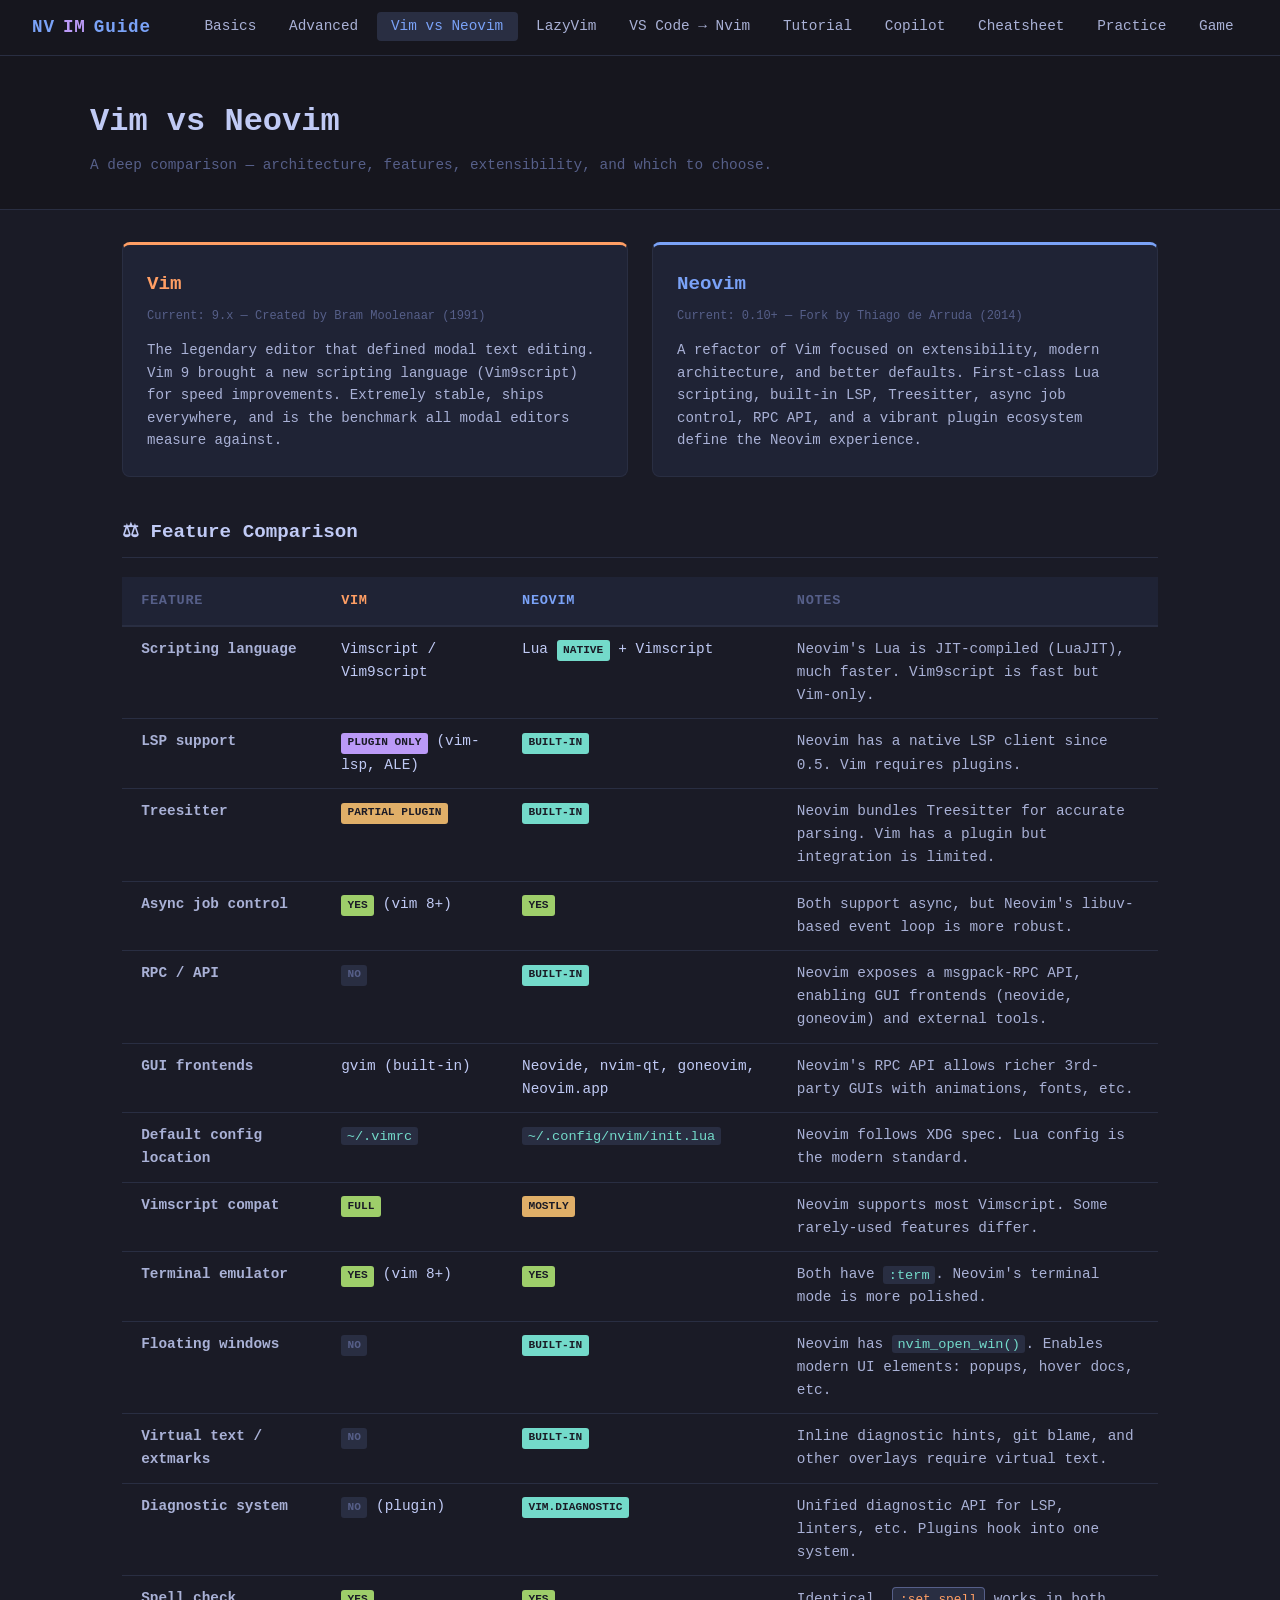
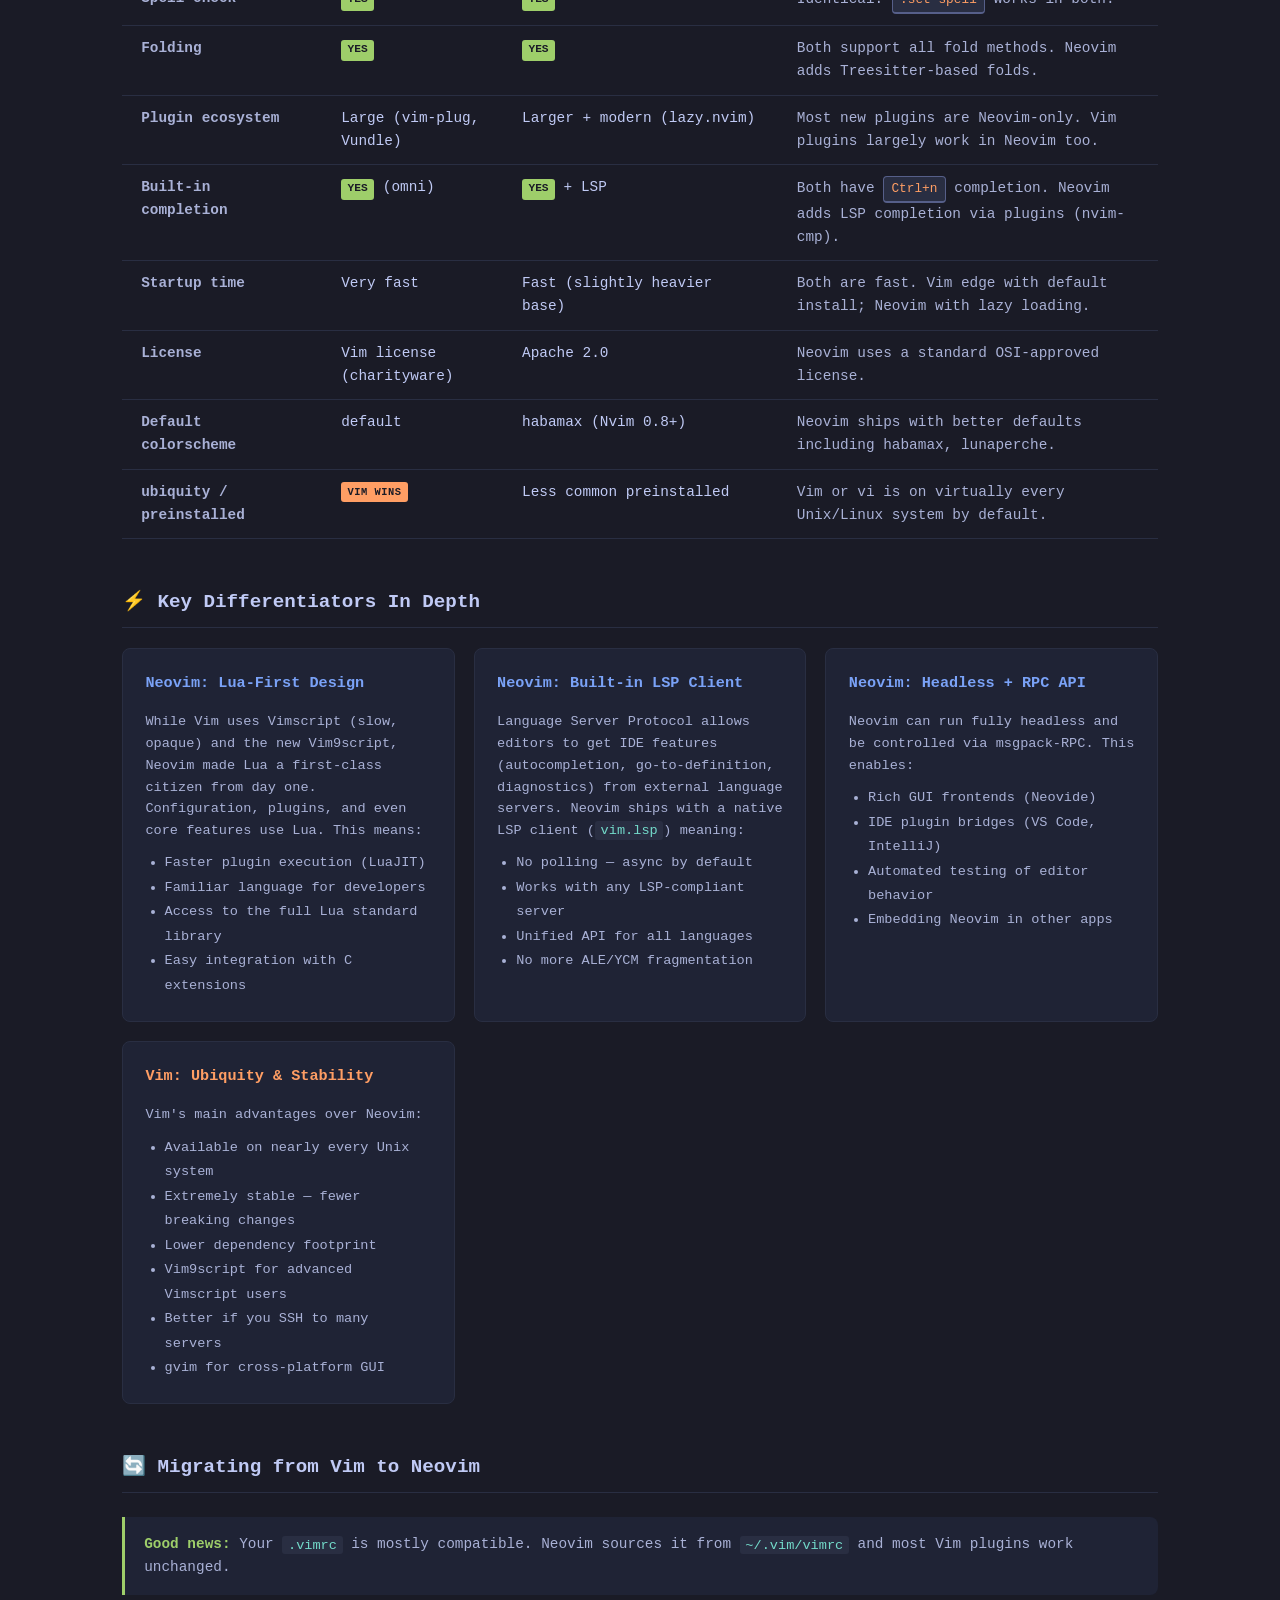
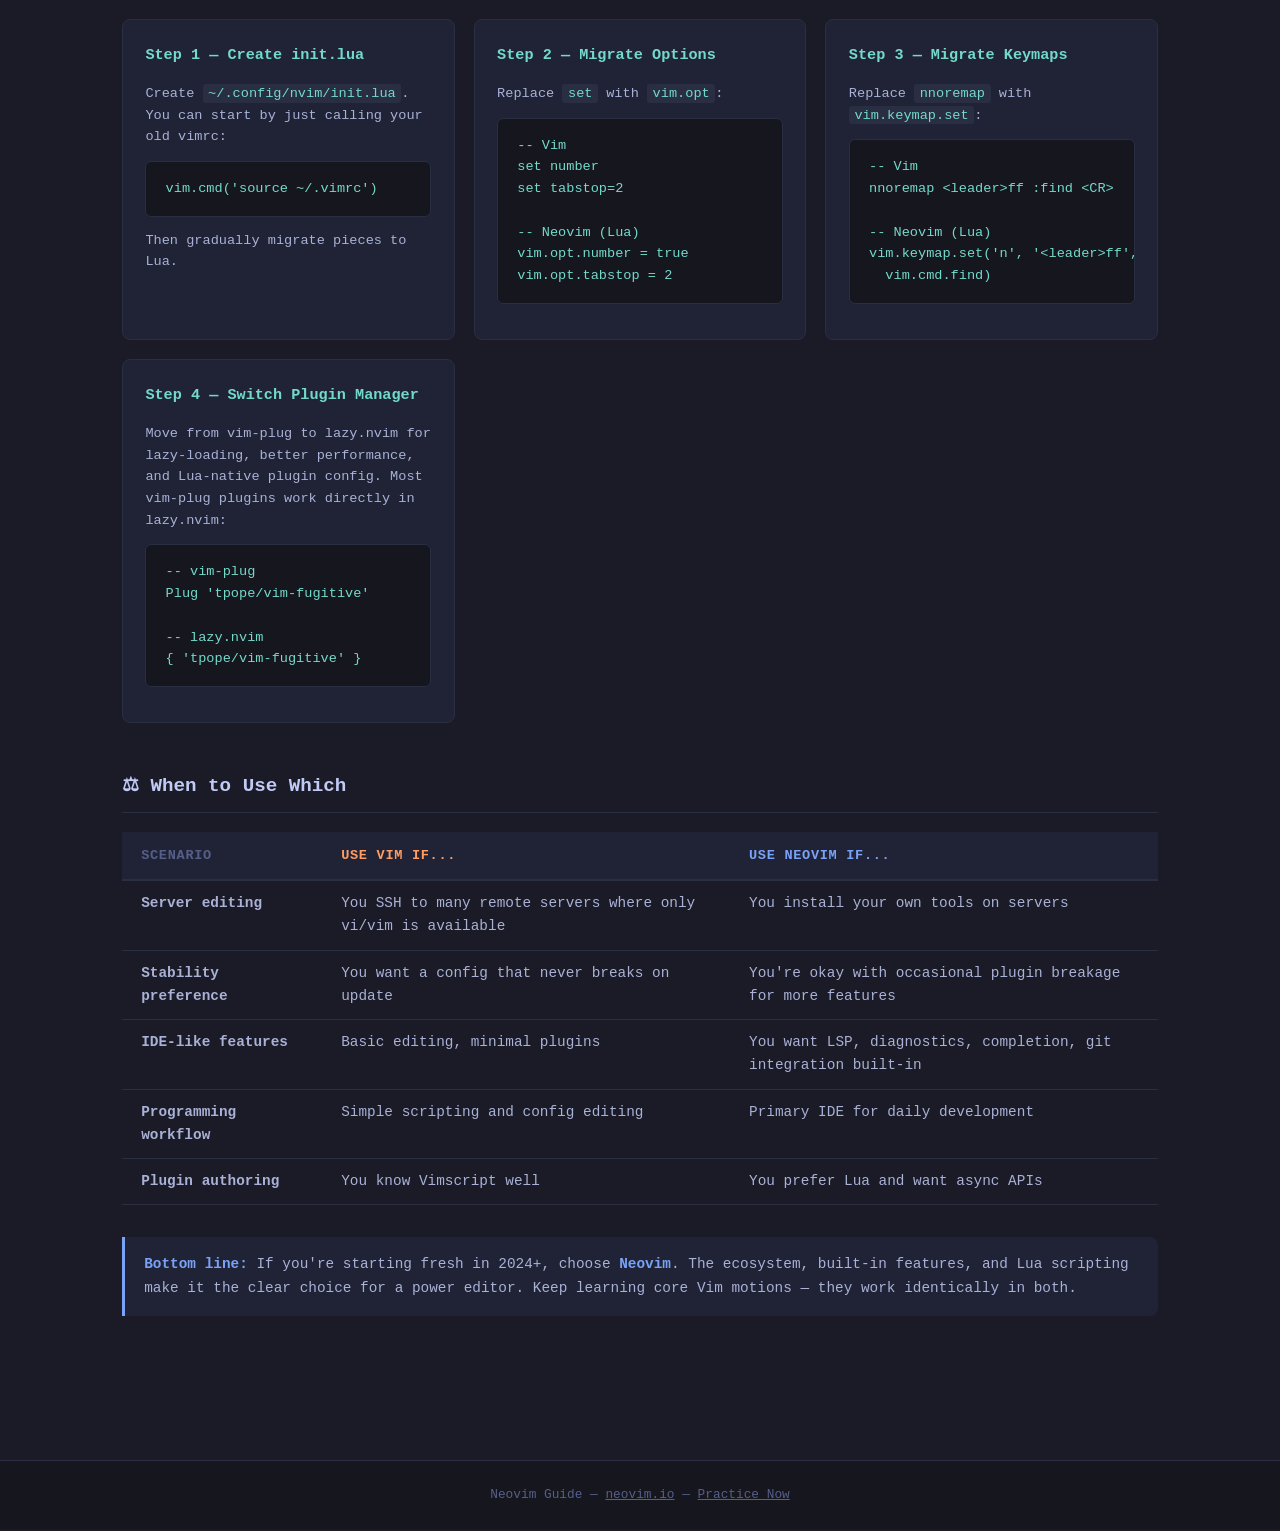
<file: vs-vim.html>
<!DOCTYPE html>
<html lang="en">
<head>
  <meta charset="UTF-8">
  <meta name="viewport" content="width=device-width, initial-scale=1.0">
  <title>Neovim Guide — Vim vs Neovim</title>
  <link rel="stylesheet" href="styles.css">
  <style>
    .diff-section {
      margin-bottom: 3rem;
    }
    .diff-section h2 {
      font-size: 1.2rem;
      font-weight: 700;
      color: var(--fg);
      border-bottom: 1px solid var(--border);
      padding-bottom: 0.6rem;
      margin-bottom: 1.2rem;
    }
    .vim-nvim-intro {
      display: grid;
      grid-template-columns: 1fr 1fr;
      gap: 1.5rem;
      margin-bottom: 2.5rem;
    }
    .intro-card {
      background: var(--bg3);
      border: 1px solid var(--border);
      border-radius: 8px;
      padding: 1.5rem;
    }
    .intro-card.vim-card { border-top: 3px solid var(--orange); }
    .intro-card.nvim-card { border-top: 3px solid var(--accent); }
    .intro-card h3 {
      font-size: 1.2rem;
      font-weight: 700;
      margin-bottom: 0.5rem;
    }
    .intro-card.vim-card h3 { color: var(--orange); }
    .intro-card.nvim-card h3 { color: var(--accent); }
    .intro-card .version {
      font-size: 0.75rem;
      color: var(--fg3);
      margin-bottom: 0.8rem;
    }
    .intro-card p {
      color: var(--fg2);
      font-size: 0.88rem;
      line-height: 1.6;
    }
    .winner-badge {
      display: inline-block;
      background: var(--accent);
      color: var(--bg);
      border-radius: 3px;
      font-size: 0.65rem;
      font-weight: 700;
      text-transform: uppercase;
      padding: 0.1rem 0.4rem;
      letter-spacing: 0.05em;
      vertical-align: middle;
    }
    .winner-badge.vim-win { background: var(--orange); }
    .winner-badge.tie { background: var(--fg3); }
    @media (max-width: 700px) {
      .vim-nvim-intro { grid-template-columns: 1fr; }
    }
  </style>
</head>
<body>

<nav>
  <a class="nav-logo" href="index.html">NV<span>IM</span> Guide</a>
  <ul>
    <li><a href="basics.html">Basics</a></li>
    <li><a href="advanced.html">Advanced</a></li>
    <li><a href="vs-vim.html" class="active">Vim vs Neovim</a></li>
    <li><a href="lazyvim.html">LazyVim</a></li>
    <li><a href="vscode-to-nvim.html">VS Code → Nvim</a></li>
    <li><a href="tutorial.html">Tutorial</a></li>
    <li><a href="copilot.html">Copilot</a></li>
    <li><a href="cheatsheet.html">Cheatsheet</a></li>
    <li><a href="practice.html">Practice</a></li>
    <li><a href="game.html">Game</a></li>
  </ul>
</nav>

<div class="page-header">
  <div class="container">
    <h1>Vim vs Neovim</h1>
    <p>A deep comparison — architecture, features, extensibility, and which to choose.</p>
  </div>
</div>

<div class="container">

  <!-- INTRO CARDS -->
  <div class="vim-nvim-intro">
    <div class="intro-card vim-card">
      <h3>Vim</h3>
      <div class="version">Current: 9.x &mdash; Created by Bram Moolenaar (1991)</div>
      <p>The legendary editor that defined modal text editing. Vim 9 brought a new scripting language (Vim9script) for speed improvements. Extremely stable, ships everywhere, and is the benchmark all modal editors measure against.</p>
    </div>
    <div class="intro-card nvim-card">
      <h3>Neovim</h3>
      <div class="version">Current: 0.10+ &mdash; Fork by Thiago de Arruda (2014)</div>
      <p>A refactor of Vim focused on extensibility, modern architecture, and better defaults. First-class Lua scripting, built-in LSP, Treesitter, async job control, RPC API, and a vibrant plugin ecosystem define the Neovim experience.</p>
    </div>
  </div>

  <!-- BIG TABLE -->
  <div class="diff-section">
    <h2>&#9878; Feature Comparison</h2>
    <table class="compare-table">
      <thead>
        <tr>
          <th class="feature-col">Feature</th>
          <th class="vim-col">Vim</th>
          <th class="nvim-col">Neovim</th>
          <th>Notes</th>
        </tr>
      </thead>
      <tbody>
        <tr>
          <td class="feature-col">Scripting language</td>
          <td>Vimscript / Vim9script</td>
          <td>Lua <span class="tag tag-native">native</span> + Vimscript</td>
          <td class="key-desc">Neovim's Lua is JIT-compiled (LuaJIT), much faster. Vim9script is fast but Vim-only.</td>
        </tr>
        <tr>
          <td class="feature-col">LSP support</td>
          <td><span class="tag tag-plugin">plugin only</span> (vim-lsp, ALE)</td>
          <td><span class="tag tag-native">built-in</span></td>
          <td class="key-desc">Neovim has a native LSP client since 0.5. Vim requires plugins.</td>
        </tr>
        <tr>
          <td class="feature-col">Treesitter</td>
          <td><span class="tag tag-partial">partial plugin</span></td>
          <td><span class="tag tag-native">built-in</span></td>
          <td class="key-desc">Neovim bundles Treesitter for accurate parsing. Vim has a plugin but integration is limited.</td>
        </tr>
        <tr>
          <td class="feature-col">Async job control</td>
          <td><span class="tag tag-yes">yes</span> (vim 8+)</td>
          <td><span class="tag tag-yes">yes</span></td>
          <td class="key-desc">Both support async, but Neovim's libuv-based event loop is more robust.</td>
        </tr>
        <tr>
          <td class="feature-col">RPC / API</td>
          <td><span class="tag tag-no">no</span></td>
          <td><span class="tag tag-native">built-in</span></td>
          <td class="key-desc">Neovim exposes a msgpack-RPC API, enabling GUI frontends (neovide, goneovim) and external tools.</td>
        </tr>
        <tr>
          <td class="feature-col">GUI frontends</td>
          <td>gvim (built-in)</td>
          <td>Neovide, nvim-qt, goneovim, Neovim.app</td>
          <td class="key-desc">Neovim's RPC API allows richer 3rd-party GUIs with animations, fonts, etc.</td>
        </tr>
        <tr>
          <td class="feature-col">Default config location</td>
          <td><code>~/.vimrc</code></td>
          <td><code>~/.config/nvim/init.lua</code></td>
          <td class="key-desc">Neovim follows XDG spec. Lua config is the modern standard.</td>
        </tr>
        <tr>
          <td class="feature-col">Vimscript compat</td>
          <td><span class="tag tag-yes">full</span></td>
          <td><span class="tag tag-partial">mostly</span></td>
          <td class="key-desc">Neovim supports most Vimscript. Some rarely-used features differ.</td>
        </tr>
        <tr>
          <td class="feature-col">Terminal emulator</td>
          <td><span class="tag tag-yes">yes</span> (vim 8+)</td>
          <td><span class="tag tag-yes">yes</span></td>
          <td class="key-desc">Both have <code>:term</code>. Neovim's terminal mode is more polished.</td>
        </tr>
        <tr>
          <td class="feature-col">Floating windows</td>
          <td><span class="tag tag-no">no</span></td>
          <td><span class="tag tag-native">built-in</span></td>
          <td class="key-desc">Neovim has <code>nvim_open_win()</code>. Enables modern UI elements: popups, hover docs, etc.</td>
        </tr>
        <tr>
          <td class="feature-col">Virtual text / extmarks</td>
          <td><span class="tag tag-no">no</span></td>
          <td><span class="tag tag-native">built-in</span></td>
          <td class="key-desc">Inline diagnostic hints, git blame, and other overlays require virtual text.</td>
        </tr>
        <tr>
          <td class="feature-col">Diagnostic system</td>
          <td><span class="tag tag-no">no</span> (plugin)</td>
          <td><span class="tag tag-native">vim.diagnostic</span></td>
          <td class="key-desc">Unified diagnostic API for LSP, linters, etc. Plugins hook into one system.</td>
        </tr>
        <tr>
          <td class="feature-col">Spell check</td>
          <td><span class="tag tag-yes">yes</span></td>
          <td><span class="tag tag-yes">yes</span></td>
          <td class="key-desc">Identical. <kbd>:set spell</kbd> works in both.</td>
        </tr>
        <tr>
          <td class="feature-col">Folding</td>
          <td><span class="tag tag-yes">yes</span></td>
          <td><span class="tag tag-yes">yes</span></td>
          <td class="key-desc">Both support all fold methods. Neovim adds Treesitter-based folds.</td>
        </tr>
        <tr>
          <td class="feature-col">Plugin ecosystem</td>
          <td>Large (vim-plug, Vundle)</td>
          <td>Larger + modern (lazy.nvim)</td>
          <td class="key-desc">Most new plugins are Neovim-only. Vim plugins largely work in Neovim too.</td>
        </tr>
        <tr>
          <td class="feature-col">Built-in completion</td>
          <td><span class="tag tag-yes">yes</span> (omni)</td>
          <td><span class="tag tag-yes">yes</span> + LSP</td>
          <td class="key-desc">Both have <kbd>Ctrl+n</kbd> completion. Neovim adds LSP completion via plugins (nvim-cmp).</td>
        </tr>
        <tr>
          <td class="feature-col">Startup time</td>
          <td>Very fast</td>
          <td>Fast (slightly heavier base)</td>
          <td class="key-desc">Both are fast. Vim edge with default install; Neovim with lazy loading.</td>
        </tr>
        <tr>
          <td class="feature-col">License</td>
          <td>Vim license (charityware)</td>
          <td>Apache 2.0</td>
          <td class="key-desc">Neovim uses a standard OSI-approved license.</td>
        </tr>
        <tr>
          <td class="feature-col">Default colorscheme</td>
          <td>default</td>
          <td>habamax (Nvim 0.8+)</td>
          <td class="key-desc">Neovim ships with better defaults including habamax, lunaperche.</td>
        </tr>
        <tr>
          <td class="feature-col">ubiquity / preinstalled</td>
          <td><span class="winner-badge vim-win">vim wins</span></td>
          <td>Less common preinstalled</td>
          <td class="key-desc">Vim or vi is on virtually every Unix/Linux system by default.</td>
        </tr>
      </tbody>
    </table>
  </div>

  <!-- KEY DIFFERENTIATORS -->
  <div class="diff-section">
    <h2>&#9889; Key Differentiators In Depth</h2>
    <div class="card-grid">
      <div class="card">
        <div class="card-title" style="color:var(--accent);">Neovim: Lua-First Design</div>
        <p class="key-desc">While Vim uses Vimscript (slow, opaque) and the new Vim9script, Neovim made Lua a first-class citizen from day one. Configuration, plugins, and even core features use Lua. This means:</p>
        <ul style="margin-top:0.6rem;padding-left:1.2rem;color:var(--fg2);font-size:0.85rem;line-height:1.8;">
          <li>Faster plugin execution (LuaJIT)</li>
          <li>Familiar language for developers</li>
          <li>Access to the full Lua standard library</li>
          <li>Easy integration with C extensions</li>
        </ul>
      </div>
      <div class="card">
        <div class="card-title" style="color:var(--accent);">Neovim: Built-in LSP Client</div>
        <p class="key-desc">Language Server Protocol allows editors to get IDE features (autocompletion, go-to-definition, diagnostics) from external language servers. Neovim ships with a native LSP client (<code>vim.lsp</code>) meaning:</p>
        <ul style="margin-top:0.6rem;padding-left:1.2rem;color:var(--fg2);font-size:0.85rem;line-height:1.8;">
          <li>No polling — async by default</li>
          <li>Works with any LSP-compliant server</li>
          <li>Unified API for all languages</li>
          <li>No more ALE/YCM fragmentation</li>
        </ul>
      </div>
      <div class="card">
        <div class="card-title" style="color:var(--accent);">Neovim: Headless + RPC API</div>
        <p class="key-desc">Neovim can run fully headless and be controlled via msgpack-RPC. This enables:</p>
        <ul style="margin-top:0.6rem;padding-left:1.2rem;color:var(--fg2);font-size:0.85rem;line-height:1.8;">
          <li>Rich GUI frontends (Neovide)</li>
          <li>IDE plugin bridges (VS Code, IntelliJ)</li>
          <li>Automated testing of editor behavior</li>
          <li>Embedding Neovim in other apps</li>
        </ul>
      </div>
      <div class="card">
        <div class="card-title" style="color:var(--orange);">Vim: Ubiquity &amp; Stability</div>
        <p class="key-desc">Vim's main advantages over Neovim:</p>
        <ul style="margin-top:0.6rem;padding-left:1.2rem;color:var(--fg2);font-size:0.85rem;line-height:1.8;">
          <li>Available on nearly every Unix system</li>
          <li>Extremely stable — fewer breaking changes</li>
          <li>Lower dependency footprint</li>
          <li>Vim9script for advanced Vimscript users</li>
          <li>Better if you SSH to many servers</li>
          <li>gvim for cross-platform GUI</li>
        </ul>
      </div>
    </div>
  </div>

  <!-- MIGRATION -->
  <div class="diff-section">
    <h2>&#128260; Migrating from Vim to Neovim</h2>
    <div class="callout tip">
      <strong>Good news:</strong> Your <code>.vimrc</code> is mostly compatible. Neovim sources it from <code>~/.vim/vimrc</code> and most Vim plugins work unchanged.
    </div>
    <div class="card-grid">
      <div class="card">
        <div class="card-title">Step 1 — Create init.lua</div>
        <p class="key-desc">Create <code>~/.config/nvim/init.lua</code>. You can start by just calling your old vimrc:</p>
        <pre><code>vim.cmd('source ~/.vimrc')</code></pre>
        <p class="key-desc" style="margin-top:0.5rem;">Then gradually migrate pieces to Lua.</p>
      </div>
      <div class="card">
        <div class="card-title">Step 2 — Migrate Options</div>
        <p class="key-desc">Replace <code>set</code> with <code>vim.opt</code>:</p>
        <pre><code>-- Vim
set number
set tabstop=2

-- Neovim (Lua)
vim.opt.number = true
vim.opt.tabstop = 2</code></pre>
      </div>
      <div class="card">
        <div class="card-title">Step 3 — Migrate Keymaps</div>
        <p class="key-desc">Replace <code>nnoremap</code> with <code>vim.keymap.set</code>:</p>
        <pre><code>-- Vim
nnoremap &lt;leader&gt;ff :find &lt;CR&gt;

-- Neovim (Lua)
vim.keymap.set('n', '&lt;leader&gt;ff',
  vim.cmd.find)</code></pre>
      </div>
      <div class="card">
        <div class="card-title">Step 4 — Switch Plugin Manager</div>
        <p class="key-desc">Move from vim-plug to lazy.nvim for lazy-loading, better performance, and Lua-native plugin config. Most vim-plug plugins work directly in lazy.nvim:</p>
        <pre><code>-- vim-plug
Plug 'tpope/vim-fugitive'

-- lazy.nvim
{ 'tpope/vim-fugitive' }</code></pre>
      </div>
    </div>
  </div>

  <!-- WHEN TO USE WHICH -->
  <div class="diff-section">
    <h2>&#9878; When to Use Which</h2>
    <table class="compare-table">
      <thead>
        <tr>
          <th>Scenario</th>
          <th class="vim-col">Use Vim if...</th>
          <th class="nvim-col">Use Neovim if...</th>
        </tr>
      </thead>
      <tbody>
        <tr>
          <td class="feature-col">Server editing</td>
          <td class="key-desc">You SSH to many remote servers where only vi/vim is available</td>
          <td class="key-desc">You install your own tools on servers</td>
        </tr>
        <tr>
          <td class="feature-col">Stability preference</td>
          <td class="key-desc">You want a config that never breaks on update</td>
          <td class="key-desc">You're okay with occasional plugin breakage for more features</td>
        </tr>
        <tr>
          <td class="feature-col">IDE-like features</td>
          <td class="key-desc">Basic editing, minimal plugins</td>
          <td class="key-desc">You want LSP, diagnostics, completion, git integration built-in</td>
        </tr>
        <tr>
          <td class="feature-col">Programming workflow</td>
          <td class="key-desc">Simple scripting and config editing</td>
          <td class="key-desc">Primary IDE for daily development</td>
        </tr>
        <tr>
          <td class="feature-col">Plugin authoring</td>
          <td class="key-desc">You know Vimscript well</td>
          <td class="key-desc">You prefer Lua and want async APIs</td>
        </tr>
      </tbody>
    </table>
    <div class="callout">
      <strong>Bottom line:</strong> If you're starting fresh in 2024+, choose <strong>Neovim</strong>. The ecosystem, built-in features, and Lua scripting make it the clear choice for a power editor. Keep learning core Vim motions — they work identically in both.
    </div>
  </div>

</div>

<footer>
  <p>Neovim Guide &mdash; <a href="https://neovim.io" target="_blank">neovim.io</a> &mdash; <a href="practice.html">Practice Now</a></p>
</footer>

</body>
</html>
</file>
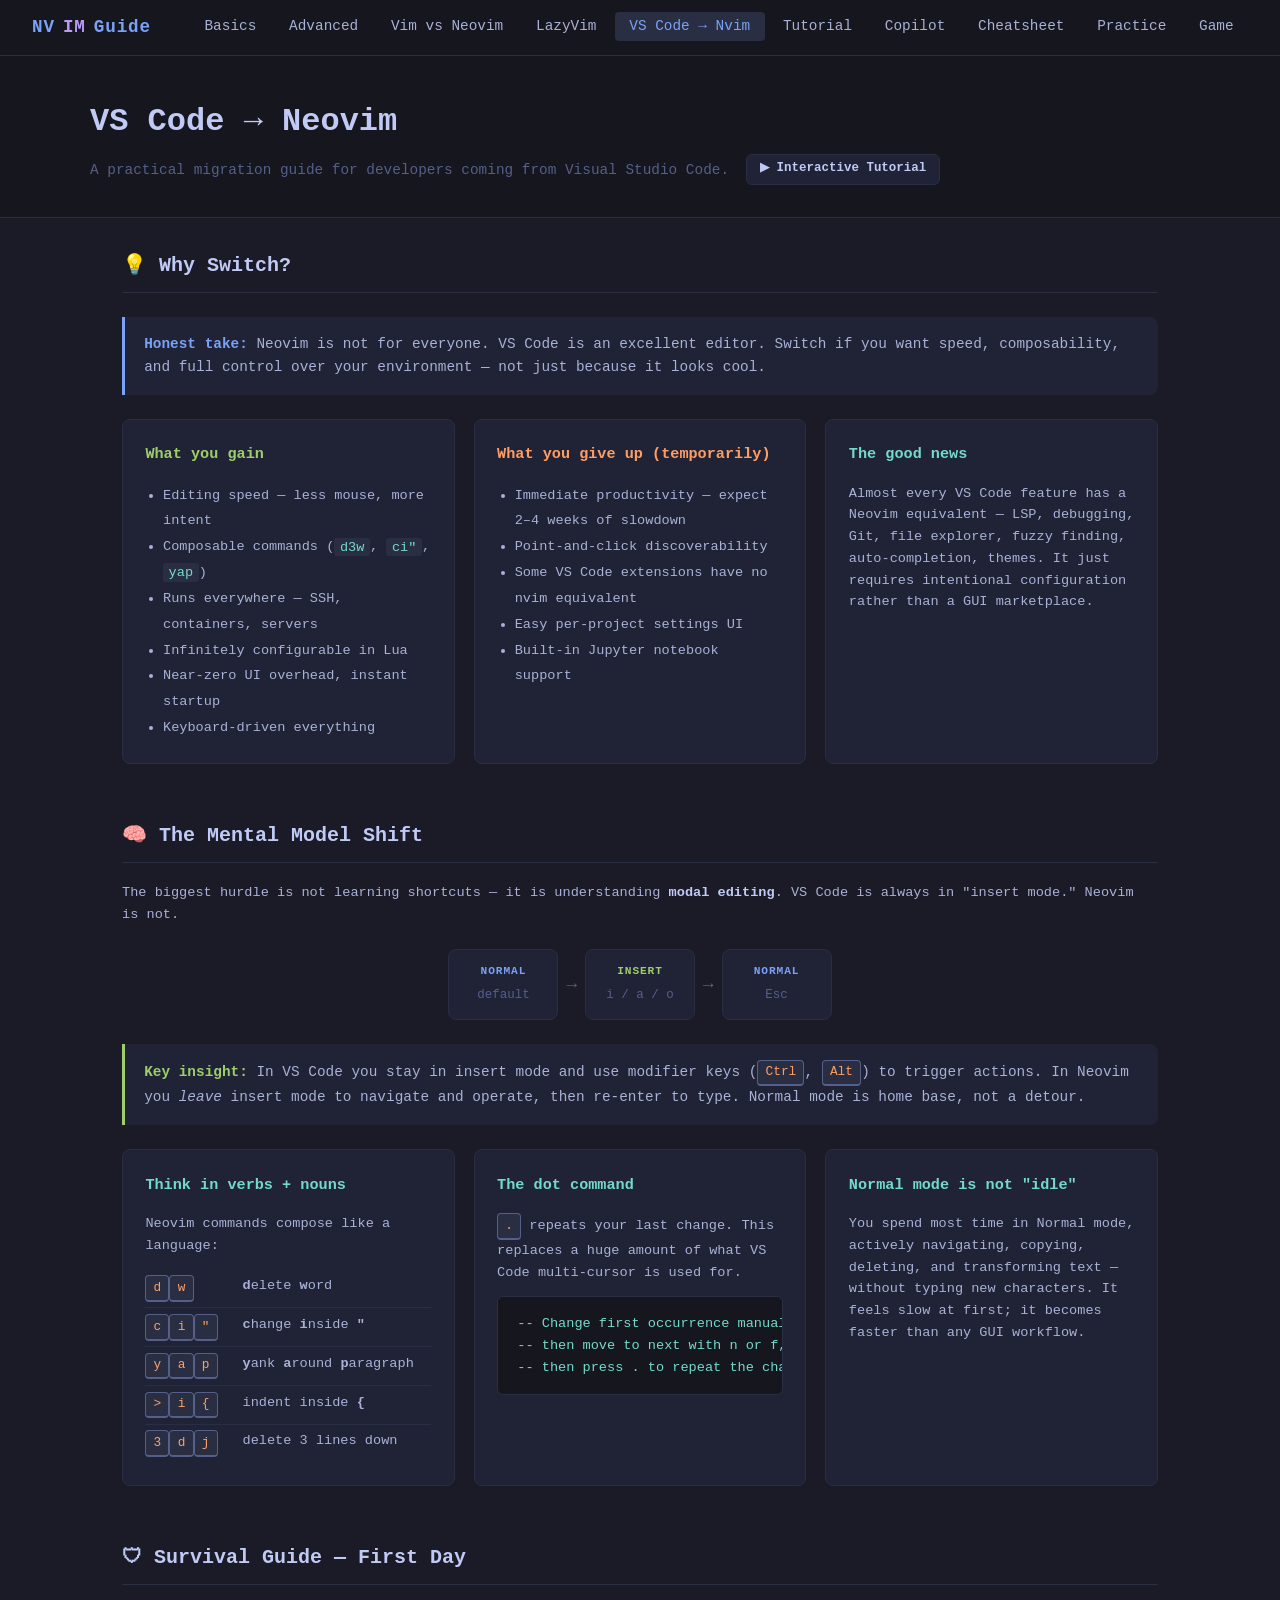
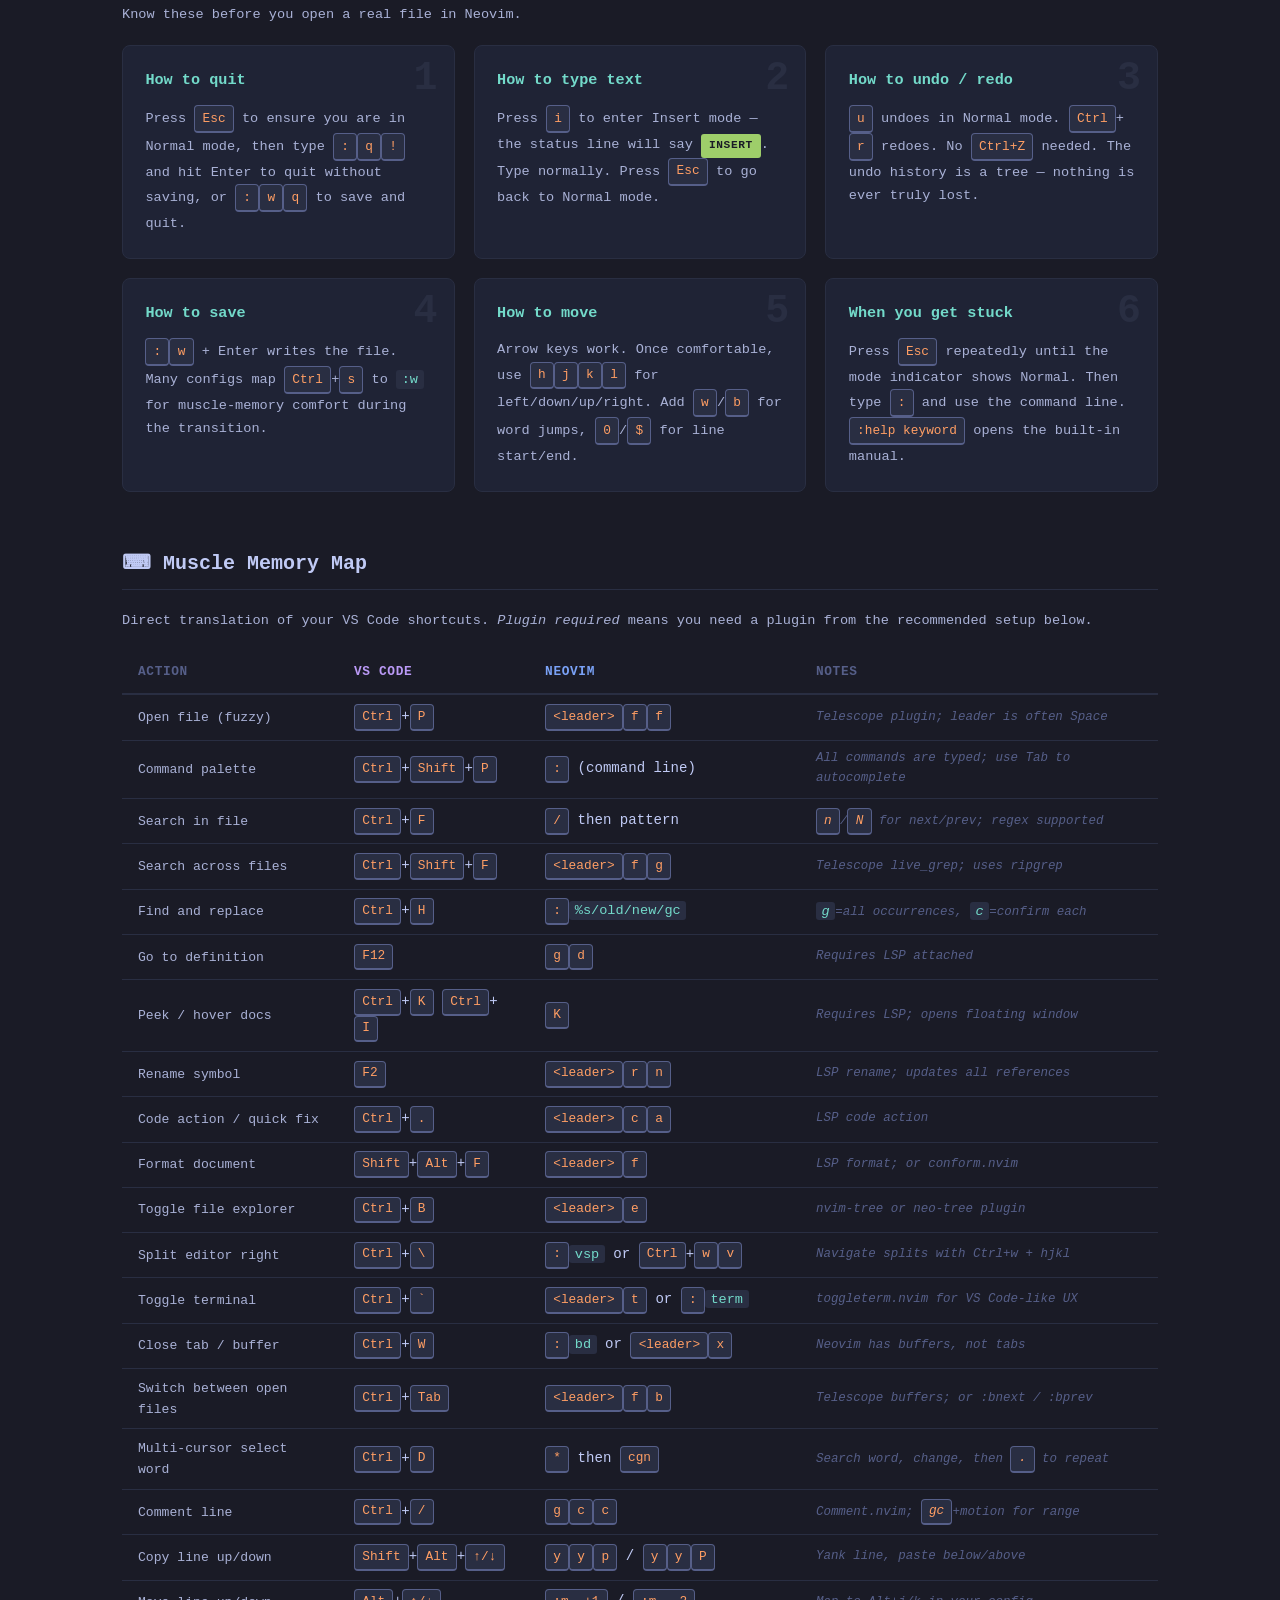
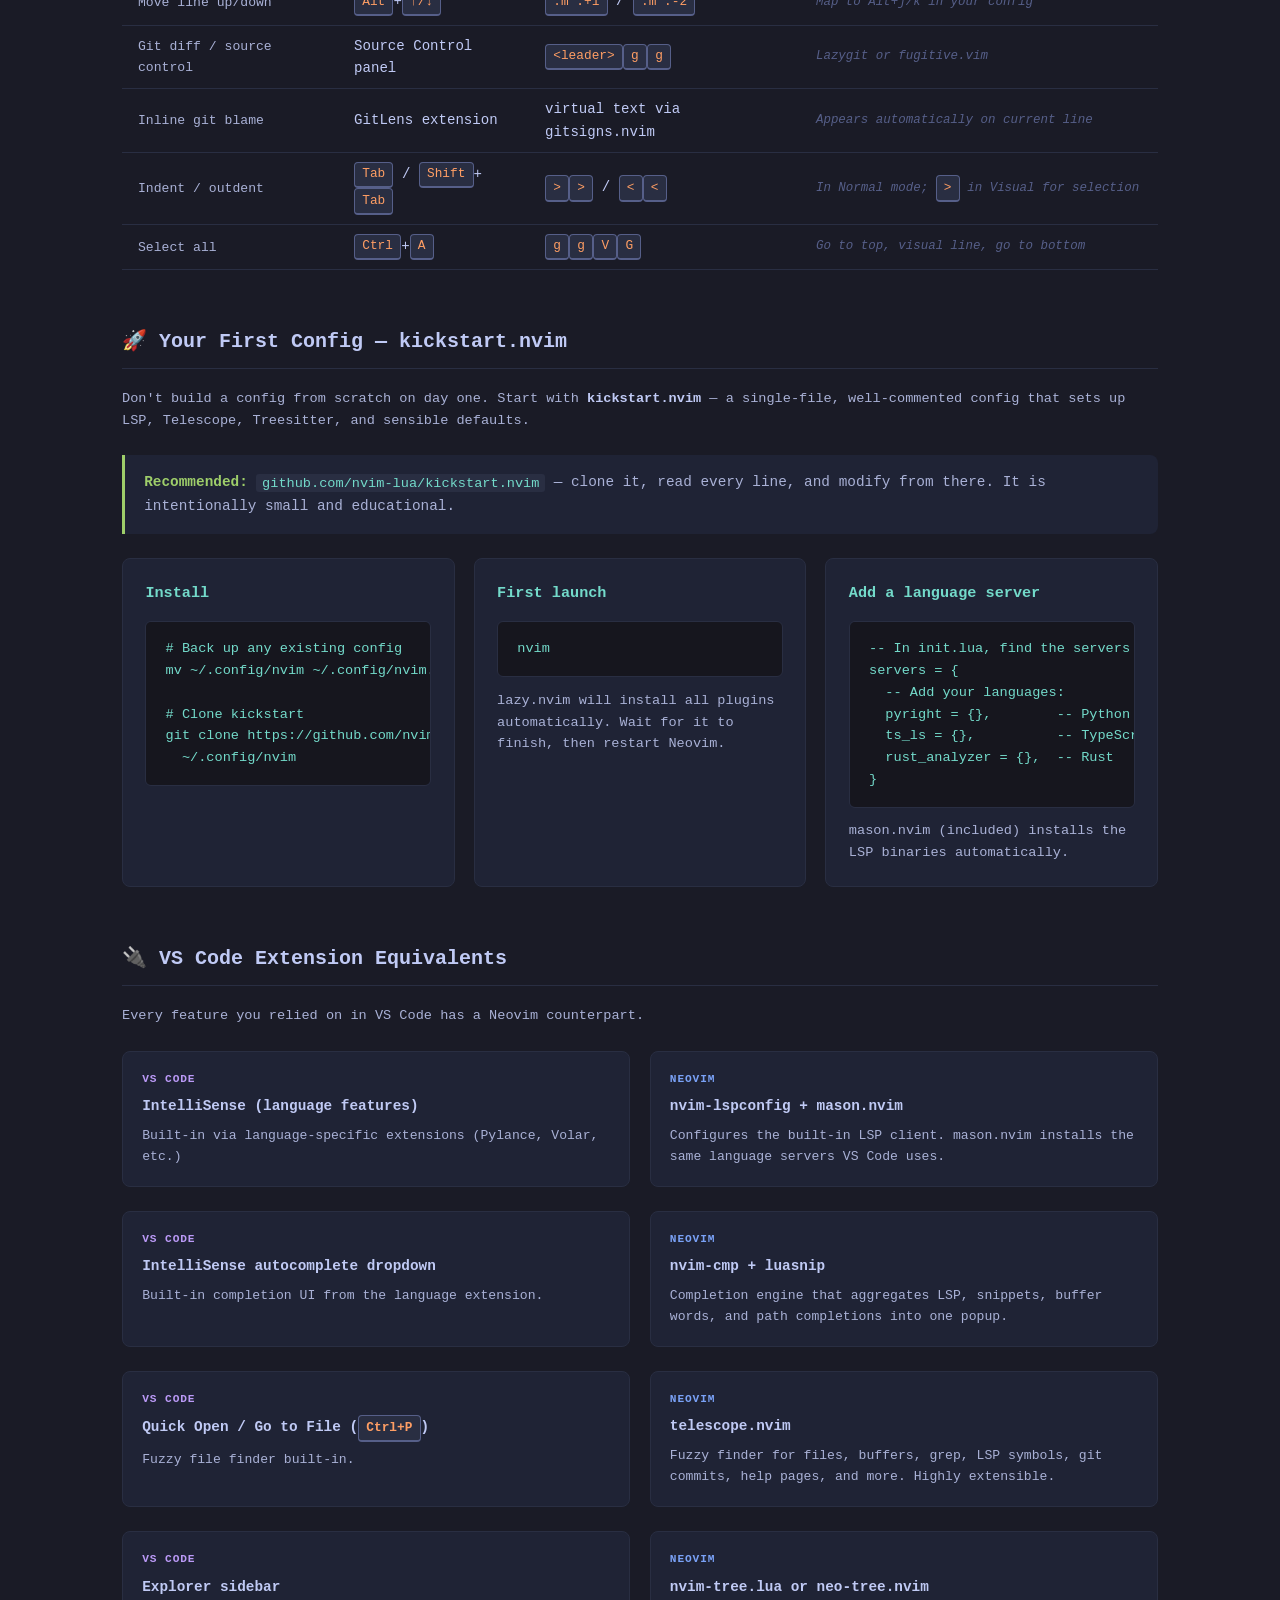
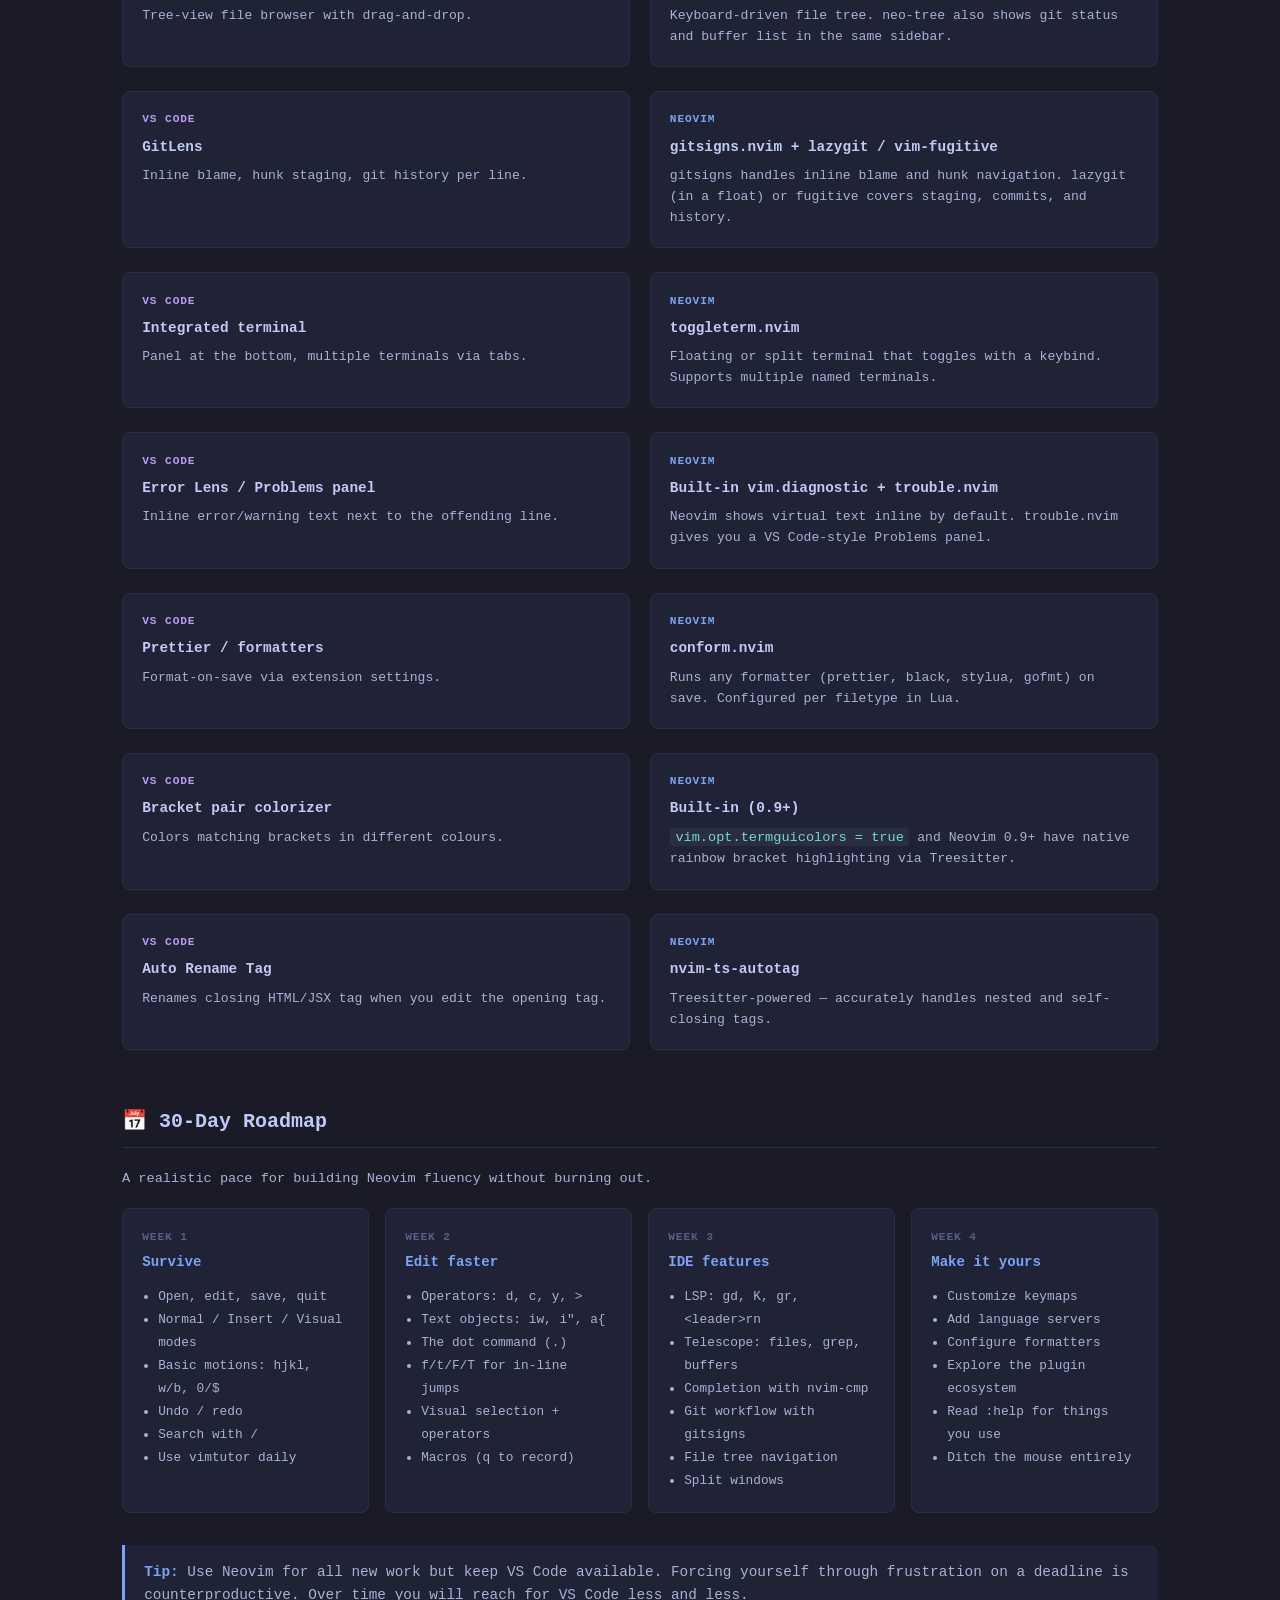
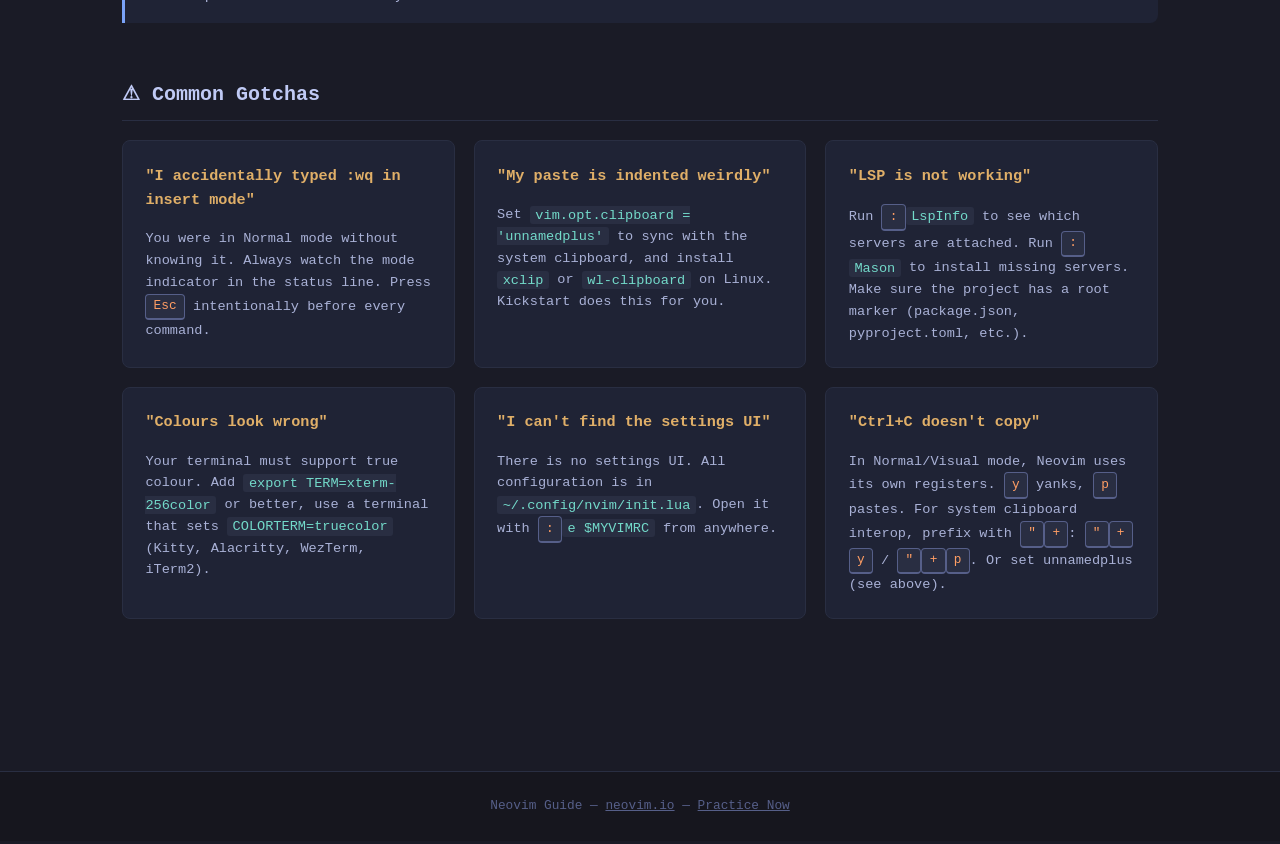
<file: vscode-to-nvim.html>
<!DOCTYPE html>
<html lang="en">
<head>
  <meta charset="UTF-8">
  <meta name="viewport" content="width=device-width, initial-scale=1.0">
  <title>Neovim Guide — VS Code to Neovim</title>
  <link rel="stylesheet" href="styles.css">
  <style>
    .step-grid {
      display: grid;
      grid-template-columns: repeat(auto-fill, minmax(300px, 1fr));
      gap: 1.2rem;
      margin-bottom: 3rem;
    }
    .step-card {
      background: var(--bg3);
      border: 1px solid var(--border);
      border-radius: 8px;
      padding: 1.4rem;
      position: relative;
    }
    .step-number {
      font-size: 2.5rem;
      font-weight: 700;
      color: var(--bg4);
      position: absolute;
      top: 0.8rem;
      right: 1rem;
      line-height: 1;
      user-select: none;
    }
    .step-card h3 {
      color: var(--teal);
      font-size: 0.95rem;
      font-weight: 700;
      margin-bottom: 0.8rem;
    }
    .step-card p, .step-card li {
      color: var(--fg2);
      font-size: 0.85rem;
      line-height: 1.7;
    }
    .step-card ul {
      padding-left: 1.1rem;
      margin-top: 0.4rem;
    }
    .vsc-nvim-table {
      width: 100%;
      border-collapse: collapse;
      margin-bottom: 2rem;
    }
    .vsc-nvim-table th {
      padding: 0.7rem 1rem;
      text-align: left;
      font-size: 0.8rem;
      font-weight: 700;
      text-transform: uppercase;
      letter-spacing: 0.05em;
      border-bottom: 2px solid var(--border);
    }
    .vsc-nvim-table th.vsc-col { color: var(--accent2); }
    .vsc-nvim-table th.nvim-col { color: var(--accent); }
    .vsc-nvim-table th.action-col { color: var(--fg3); }
    .vsc-nvim-table td {
      padding: 0.55rem 1rem;
      border-bottom: 1px solid var(--border);
      font-size: 0.88rem;
      vertical-align: middle;
    }
    .vsc-nvim-table tr:hover td { background: var(--bg3); }
    .vsc-nvim-table td.action { color: var(--fg2); font-size: 0.82rem; }
    .vsc-nvim-table td.note { color: var(--fg3); font-size: 0.78rem; font-style: italic; }
    .plugin-row {
      display: grid;
      grid-template-columns: 1fr 1fr;
      gap: 1.2rem;
      margin-bottom: 1.5rem;
    }
    .plugin-card {
      background: var(--bg3);
      border: 1px solid var(--border);
      border-radius: 8px;
      padding: 1.2rem;
    }
    .plugin-card .plugin-label {
      font-size: 0.7rem;
      font-weight: 700;
      text-transform: uppercase;
      letter-spacing: 0.08em;
      margin-bottom: 0.4rem;
    }
    .plugin-card.vsc .plugin-label { color: var(--accent2); }
    .plugin-card.nvim .plugin-label { color: var(--accent); }
    .plugin-card h4 {
      font-size: 0.9rem;
      font-weight: 700;
      margin-bottom: 0.4rem;
      color: var(--fg);
    }
    .plugin-card p {
      color: var(--fg2);
      font-size: 0.82rem;
      line-height: 1.6;
    }
    .roadmap {
      display: grid;
      grid-template-columns: repeat(4, 1fr);
      gap: 1rem;
      margin-bottom: 2rem;
    }
    .roadmap-week {
      background: var(--bg3);
      border: 1px solid var(--border);
      border-radius: 8px;
      padding: 1.2rem;
    }
    .roadmap-week .week-label {
      font-size: 0.7rem;
      font-weight: 700;
      text-transform: uppercase;
      letter-spacing: 0.08em;
      color: var(--fg3);
      margin-bottom: 0.3rem;
    }
    .roadmap-week h4 {
      color: var(--accent);
      font-size: 0.88rem;
      font-weight: 700;
      margin-bottom: 0.7rem;
    }
    .roadmap-week ul {
      padding-left: 1rem;
      color: var(--fg2);
      font-size: 0.8rem;
      line-height: 1.8;
    }
    .mode-diagram {
      display: flex;
      align-items: center;
      justify-content: center;
      gap: 0.5rem;
      flex-wrap: wrap;
      margin: 1.5rem 0;
    }
    .mode-box {
      background: var(--bg3);
      border: 1px solid var(--border);
      border-radius: 8px;
      padding: 0.8rem 1.2rem;
      text-align: center;
      min-width: 110px;
    }
    .mode-box .mode-name {
      font-size: 0.7rem;
      font-weight: 700;
      text-transform: uppercase;
      letter-spacing: 0.08em;
      margin-bottom: 0.3rem;
    }
    .mode-box .mode-key {
      font-size: 0.78rem;
      color: var(--fg3);
    }
    .mode-box.normal .mode-name { color: var(--accent); }
    .mode-box.insert .mode-name { color: var(--green); }
    .mode-box.visual .mode-name { color: var(--accent2); }
    .mode-box.command .mode-name { color: var(--yellow); }
    .arrow {
      color: var(--fg3);
      font-size: 1.1rem;
    }
    @media (max-width: 900px) {
      .roadmap { grid-template-columns: 1fr 1fr; }
    }
    @media (max-width: 700px) {
      .roadmap { grid-template-columns: 1fr; }
      .plugin-row { grid-template-columns: 1fr; }
    }
    .tut-section {
      margin-bottom: 3.5rem;
    }
    .tut-section h2 {
      font-size: 1.25rem;
      font-weight: 700;
      color: var(--fg);
      padding-bottom: 0.6rem;
      border-bottom: 1px solid var(--border);
      margin-bottom: 1.2rem;
      display: flex;
      align-items: center;
      gap: 0.6rem;
    }
  </style>
</head>
<body>

<nav>
  <a class="nav-logo" href="index.html">NV<span>IM</span> Guide</a>
  <ul>
    <li><a href="basics.html">Basics</a></li>
    <li><a href="advanced.html">Advanced</a></li>
    <li><a href="vs-vim.html">Vim vs Neovim</a></li>
    <li><a href="lazyvim.html">LazyVim</a></li>
    <li><a href="vscode-to-nvim.html" class="active">VS Code → Nvim</a></li>
    <li><a href="tutorial.html">Tutorial</a></li>
    <li><a href="copilot.html">Copilot</a></li>
    <li><a href="cheatsheet.html">Cheatsheet</a></li>
    <li><a href="practice.html">Practice</a></li>
    <li><a href="game.html">Game</a></li>
  </ul>
</nav>

<div class="page-header">
  <div class="container">
    <h1>VS Code → Neovim</h1>
    <p>A practical migration guide for developers coming from Visual Studio Code. &nbsp;<a href="tutorial.html" class="btn btn-secondary" style="font-size:0.78rem;padding:0.3rem 0.8rem;vertical-align:middle">&#9654; Interactive Tutorial</a></p>
  </div>
</div>

<div class="container">

  <!-- WHY -->
  <div class="tut-section">
    <h2>&#128161; Why Switch?</h2>
    <div class="callout">
      <strong>Honest take:</strong> Neovim is not for everyone. VS Code is an excellent editor. Switch if you want speed, composability, and full control over your environment — not just because it looks cool.
    </div>
    <div class="card-grid">
      <div class="card">
        <div class="card-title" style="color:var(--green);">What you gain</div>
        <ul style="padding-left:1.1rem;color:var(--fg2);font-size:0.85rem;line-height:1.9;">
          <li>Editing speed — less mouse, more intent</li>
          <li>Composable commands (<code>d3w</code>, <code>ci"</code>, <code>yap</code>)</li>
          <li>Runs everywhere — SSH, containers, servers</li>
          <li>Infinitely configurable in Lua</li>
          <li>Near-zero UI overhead, instant startup</li>
          <li>Keyboard-driven everything</li>
        </ul>
      </div>
      <div class="card">
        <div class="card-title" style="color:var(--orange);">What you give up (temporarily)</div>
        <ul style="padding-left:1.1rem;color:var(--fg2);font-size:0.85rem;line-height:1.9;">
          <li>Immediate productivity — expect 2–4 weeks of slowdown</li>
          <li>Point-and-click discoverability</li>
          <li>Some VS Code extensions have no nvim equivalent</li>
          <li>Easy per-project settings UI</li>
          <li>Built-in Jupyter notebook support</li>
        </ul>
      </div>
      <div class="card">
        <div class="card-title" style="color:var(--teal);">The good news</div>
        <p class="key-desc">Almost every VS Code feature has a Neovim equivalent — LSP, debugging, Git, file explorer, fuzzy finding, auto-completion, themes. It just requires intentional configuration rather than a GUI marketplace.</p>
      </div>
    </div>
  </div>

  <!-- MENTAL MODEL -->
  <div class="tut-section">
    <h2>&#129504; The Mental Model Shift</h2>
    <p class="key-desc" style="margin-bottom:1rem;">The biggest hurdle is not learning shortcuts — it is understanding <strong style="color:var(--fg);">modal editing</strong>. VS Code is always in "insert mode." Neovim is not.</p>

    <div class="mode-diagram">
      <div class="mode-box normal">
        <div class="mode-name">Normal</div>
        <div class="mode-key">default</div>
      </div>
      <div class="arrow">&#8594;</div>
      <div class="mode-box insert">
        <div class="mode-name">Insert</div>
        <div class="mode-key">i / a / o</div>
      </div>
      <div class="arrow">&#8594;</div>
      <div class="mode-box normal">
        <div class="mode-name">Normal</div>
        <div class="mode-key">Esc</div>
      </div>
    </div>

    <div class="callout tip">
      <strong>Key insight:</strong> In VS Code you stay in insert mode and use modifier keys (<kbd>Ctrl</kbd>, <kbd>Alt</kbd>) to trigger actions. In Neovim you <em>leave</em> insert mode to navigate and operate, then re-enter to type. Normal mode is home base, not a detour.
    </div>

    <div class="card-grid">
      <div class="card">
        <div class="card-title">Think in verbs + nouns</div>
        <p class="key-desc">Neovim commands compose like a language:</p>
        <table class="key-table" style="margin-top:0.8rem;">
          <tr><td><kbd>d</kbd><kbd>w</kbd></td><td class="key-desc"><strong>d</strong>elete <strong>w</strong>ord</td></tr>
          <tr><td><kbd>c</kbd><kbd>i</kbd><kbd>"</kbd></td><td class="key-desc"><strong>c</strong>hange <strong>i</strong>nside <strong>"</strong></td></tr>
          <tr><td><kbd>y</kbd><kbd>a</kbd><kbd>p</kbd></td><td class="key-desc"><strong>y</strong>ank <strong>a</strong>round <strong>p</strong>aragraph</td></tr>
          <tr><td><kbd>></kbd><kbd>i</kbd><kbd>{</kbd></td><td class="key-desc">indent inside <strong>{</strong></td></tr>
          <tr><td><kbd>3</kbd><kbd>d</kbd><kbd>j</kbd></td><td class="key-desc">delete 3 lines down</td></tr>
        </table>
      </div>
      <div class="card">
        <div class="card-title">The dot command</div>
        <p class="key-desc"><kbd>.</kbd> repeats your last change. This replaces a huge amount of what VS Code multi-cursor is used for.</p>
        <pre><code>-- Change first occurrence manually,
-- then move to next with n or f,
-- then press . to repeat the change.</code></pre>
      </div>
      <div class="card">
        <div class="card-title">Normal mode is not "idle"</div>
        <p class="key-desc">You spend most time in Normal mode, actively navigating, copying, deleting, and transforming text — without typing new characters. It feels slow at first; it becomes faster than any GUI workflow.</p>
      </div>
    </div>
  </div>

  <!-- SURVIVAL GUIDE -->
  <div class="tut-section">
    <h2>&#128737; Survival Guide — First Day</h2>
    <p class="key-desc" style="margin-bottom:1.2rem;">Know these before you open a real file in Neovim.</p>
    <div class="step-grid">
      <div class="step-card">
        <div class="step-number">1</div>
        <h3>How to quit</h3>
        <p>Press <kbd>Esc</kbd> to ensure you are in Normal mode, then type <kbd>:</kbd><kbd>q</kbd><kbd>!</kbd> and hit Enter to quit without saving, or <kbd>:</kbd><kbd>w</kbd><kbd>q</kbd> to save and quit.</p>
      </div>
      <div class="step-card">
        <div class="step-number">2</div>
        <h3>How to type text</h3>
        <p>Press <kbd>i</kbd> to enter Insert mode — the status line will say <span class="mode-badge mode-insert">INSERT</span>. Type normally. Press <kbd>Esc</kbd> to go back to Normal mode.</p>
      </div>
      <div class="step-card">
        <div class="step-number">3</div>
        <h3>How to undo / redo</h3>
        <p><kbd>u</kbd> undoes in Normal mode. <kbd>Ctrl</kbd>+<kbd>r</kbd> redoes. No <kbd>Ctrl+Z</kbd> needed. The undo history is a tree — nothing is ever truly lost.</p>
      </div>
      <div class="step-card">
        <div class="step-number">4</div>
        <h3>How to save</h3>
        <p><kbd>:</kbd><kbd>w</kbd> + Enter writes the file. Many configs map <kbd>Ctrl</kbd>+<kbd>s</kbd> to <code>:w</code> for muscle-memory comfort during the transition.</p>
      </div>
      <div class="step-card">
        <div class="step-number">5</div>
        <h3>How to move</h3>
        <p>Arrow keys work. Once comfortable, use <kbd>h</kbd><kbd>j</kbd><kbd>k</kbd><kbd>l</kbd> for left/down/up/right. Add <kbd>w</kbd>/<kbd>b</kbd> for word jumps, <kbd>0</kbd>/<kbd>$</kbd> for line start/end.</p>
      </div>
      <div class="step-card">
        <div class="step-number">6</div>
        <h3>When you get stuck</h3>
        <p>Press <kbd>Esc</kbd> repeatedly until the mode indicator shows Normal. Then type <kbd>:</kbd> and use the command line. <kbd>:help keyword</kbd> opens the built-in manual.</p>
      </div>
    </div>
  </div>

  <!-- MUSCLE MEMORY MAP -->
  <div class="tut-section">
    <h2>&#9000; Muscle Memory Map</h2>
    <p class="key-desc" style="margin-bottom:1.2rem;">Direct translation of your VS Code shortcuts. <em>Plugin required</em> means you need a plugin from the recommended setup below.</p>

    <table class="vsc-nvim-table">
      <thead>
        <tr>
          <th class="action-col">Action</th>
          <th class="vsc-col">VS Code</th>
          <th class="nvim-col">Neovim</th>
          <th class="action-col">Notes</th>
        </tr>
      </thead>
      <tbody>
        <tr>
          <td class="action">Open file (fuzzy)</td>
          <td><kbd>Ctrl</kbd>+<kbd>P</kbd></td>
          <td><kbd>&lt;leader&gt;</kbd><kbd>f</kbd><kbd>f</kbd></td>
          <td class="note">Telescope plugin; leader is often Space</td>
        </tr>
        <tr>
          <td class="action">Command palette</td>
          <td><kbd>Ctrl</kbd>+<kbd>Shift</kbd>+<kbd>P</kbd></td>
          <td><kbd>:</kbd> (command line)</td>
          <td class="note">All commands are typed; use Tab to autocomplete</td>
        </tr>
        <tr>
          <td class="action">Search in file</td>
          <td><kbd>Ctrl</kbd>+<kbd>F</kbd></td>
          <td><kbd>/</kbd> then pattern</td>
          <td class="note"><kbd>n</kbd>/<kbd>N</kbd> for next/prev; regex supported</td>
        </tr>
        <tr>
          <td class="action">Search across files</td>
          <td><kbd>Ctrl</kbd>+<kbd>Shift</kbd>+<kbd>F</kbd></td>
          <td><kbd>&lt;leader&gt;</kbd><kbd>f</kbd><kbd>g</kbd></td>
          <td class="note">Telescope live_grep; uses ripgrep</td>
        </tr>
        <tr>
          <td class="action">Find and replace</td>
          <td><kbd>Ctrl</kbd>+<kbd>H</kbd></td>
          <td><kbd>:</kbd><code>%s/old/new/gc</code></td>
          <td class="note"><code>g</code>=all occurrences, <code>c</code>=confirm each</td>
        </tr>
        <tr>
          <td class="action">Go to definition</td>
          <td><kbd>F12</kbd></td>
          <td><kbd>g</kbd><kbd>d</kbd></td>
          <td class="note">Requires LSP attached</td>
        </tr>
        <tr>
          <td class="action">Peek / hover docs</td>
          <td><kbd>Ctrl</kbd>+<kbd>K</kbd> <kbd>Ctrl</kbd>+<kbd>I</kbd></td>
          <td><kbd>K</kbd></td>
          <td class="note">Requires LSP; opens floating window</td>
        </tr>
        <tr>
          <td class="action">Rename symbol</td>
          <td><kbd>F2</kbd></td>
          <td><kbd>&lt;leader&gt;</kbd><kbd>r</kbd><kbd>n</kbd></td>
          <td class="note">LSP rename; updates all references</td>
        </tr>
        <tr>
          <td class="action">Code action / quick fix</td>
          <td><kbd>Ctrl</kbd>+<kbd>.</kbd></td>
          <td><kbd>&lt;leader&gt;</kbd><kbd>c</kbd><kbd>a</kbd></td>
          <td class="note">LSP code action</td>
        </tr>
        <tr>
          <td class="action">Format document</td>
          <td><kbd>Shift</kbd>+<kbd>Alt</kbd>+<kbd>F</kbd></td>
          <td><kbd>&lt;leader&gt;</kbd><kbd>f</kbd></td>
          <td class="note">LSP format; or conform.nvim</td>
        </tr>
        <tr>
          <td class="action">Toggle file explorer</td>
          <td><kbd>Ctrl</kbd>+<kbd>B</kbd></td>
          <td><kbd>&lt;leader&gt;</kbd><kbd>e</kbd></td>
          <td class="note">nvim-tree or neo-tree plugin</td>
        </tr>
        <tr>
          <td class="action">Split editor right</td>
          <td><kbd>Ctrl</kbd>+<kbd>\</kbd></td>
          <td><kbd>:</kbd><code>vsp</code> or <kbd>Ctrl</kbd>+<kbd>w</kbd><kbd>v</kbd></td>
          <td class="note">Navigate splits with Ctrl+w + hjkl</td>
        </tr>
        <tr>
          <td class="action">Toggle terminal</td>
          <td><kbd>Ctrl</kbd>+<kbd>`</kbd></td>
          <td><kbd>&lt;leader&gt;</kbd><kbd>t</kbd> or <kbd>:</kbd><code>term</code></td>
          <td class="note">toggleterm.nvim for VS Code-like UX</td>
        </tr>
        <tr>
          <td class="action">Close tab / buffer</td>
          <td><kbd>Ctrl</kbd>+<kbd>W</kbd></td>
          <td><kbd>:</kbd><code>bd</code> or <kbd>&lt;leader&gt;</kbd><kbd>x</kbd></td>
          <td class="note">Neovim has buffers, not tabs</td>
        </tr>
        <tr>
          <td class="action">Switch between open files</td>
          <td><kbd>Ctrl</kbd>+<kbd>Tab</kbd></td>
          <td><kbd>&lt;leader&gt;</kbd><kbd>f</kbd><kbd>b</kbd></td>
          <td class="note">Telescope buffers; or :bnext / :bprev</td>
        </tr>
        <tr>
          <td class="action">Multi-cursor select word</td>
          <td><kbd>Ctrl</kbd>+<kbd>D</kbd></td>
          <td><kbd>*</kbd> then <kbd>cgn</kbd></td>
          <td class="note">Search word, change, then <kbd>.</kbd> to repeat</td>
        </tr>
        <tr>
          <td class="action">Comment line</td>
          <td><kbd>Ctrl</kbd>+<kbd>/</kbd></td>
          <td><kbd>g</kbd><kbd>c</kbd><kbd>c</kbd></td>
          <td class="note">Comment.nvim; <kbd>gc</kbd>+motion for range</td>
        </tr>
        <tr>
          <td class="action">Copy line up/down</td>
          <td><kbd>Shift</kbd>+<kbd>Alt</kbd>+<kbd>↑/↓</kbd></td>
          <td><kbd>y</kbd><kbd>y</kbd><kbd>p</kbd> / <kbd>y</kbd><kbd>y</kbd><kbd>P</kbd></td>
          <td class="note">Yank line, paste below/above</td>
        </tr>
        <tr>
          <td class="action">Move line up/down</td>
          <td><kbd>Alt</kbd>+<kbd>↑/↓</kbd></td>
          <td><kbd>:m .+1</kbd> / <kbd>:m .-2</kbd></td>
          <td class="note">Map to Alt+j/k in your config</td>
        </tr>
        <tr>
          <td class="action">Git diff / source control</td>
          <td>Source Control panel</td>
          <td><kbd>&lt;leader&gt;</kbd><kbd>g</kbd><kbd>g</kbd></td>
          <td class="note">Lazygit or fugitive.vim</td>
        </tr>
        <tr>
          <td class="action">Inline git blame</td>
          <td>GitLens extension</td>
          <td>virtual text via gitsigns.nvim</td>
          <td class="note">Appears automatically on current line</td>
        </tr>
        <tr>
          <td class="action">Indent / outdent</td>
          <td><kbd>Tab</kbd> / <kbd>Shift</kbd>+<kbd>Tab</kbd></td>
          <td><kbd>></kbd><kbd>></kbd> / <kbd>&lt;</kbd><kbd>&lt;</kbd></td>
          <td class="note">In Normal mode; <kbd>></kbd> in Visual for selection</td>
        </tr>
        <tr>
          <td class="action">Select all</td>
          <td><kbd>Ctrl</kbd>+<kbd>A</kbd></td>
          <td><kbd>g</kbd><kbd>g</kbd><kbd>V</kbd><kbd>G</kbd></td>
          <td class="note">Go to top, visual line, go to bottom</td>
        </tr>
      </tbody>
    </table>
  </div>

  <!-- FIRST CONFIG -->
  <div class="tut-section">
    <h2>&#128640; Your First Config — kickstart.nvim</h2>
    <p class="key-desc" style="margin-bottom:1rem;">Don't build a config from scratch on day one. Start with <strong style="color:var(--fg);">kickstart.nvim</strong> — a single-file, well-commented config that sets up LSP, Telescope, Treesitter, and sensible defaults.</p>
    <div class="callout tip">
      <strong>Recommended:</strong> <code>github.com/nvim-lua/kickstart.nvim</code> — clone it, read every line, and modify from there. It is intentionally small and educational.
    </div>
    <div class="card-grid">
      <div class="card">
        <div class="card-title">Install</div>
        <pre><code># Back up any existing config
mv ~/.config/nvim ~/.config/nvim.bak

# Clone kickstart
git clone https://github.com/nvim-lua/kickstart.nvim \
  ~/.config/nvim</code></pre>
      </div>
      <div class="card">
        <div class="card-title">First launch</div>
        <pre><code>nvim</code></pre>
        <p class="key-desc" style="margin-top:0.6rem;">lazy.nvim will install all plugins automatically. Wait for it to finish, then restart Neovim.</p>
      </div>
      <div class="card">
        <div class="card-title">Add a language server</div>
        <pre><code>-- In init.lua, find the servers table:
servers = {
  -- Add your languages:
  pyright = {},        -- Python
  ts_ls = {},          -- TypeScript
  rust_analyzer = {},  -- Rust
}</code></pre>
        <p class="key-desc" style="margin-top:0.6rem;">mason.nvim (included) installs the LSP binaries automatically.</p>
      </div>
    </div>
  </div>

  <!-- PLUGIN EQUIVALENTS -->
  <div class="tut-section">
    <h2>&#128268; VS Code Extension Equivalents</h2>
    <p class="key-desc" style="margin-bottom:1.5rem;">Every feature you relied on in VS Code has a Neovim counterpart.</p>

    <div class="plugin-row">
      <div class="plugin-card vsc">
        <div class="plugin-label">VS Code</div>
        <h4>IntelliSense (language features)</h4>
        <p>Built-in via language-specific extensions (Pylance, Volar, etc.)</p>
      </div>
      <div class="plugin-card nvim">
        <div class="plugin-label">Neovim</div>
        <h4>nvim-lspconfig + mason.nvim</h4>
        <p>Configures the built-in LSP client. mason.nvim installs the same language servers VS Code uses.</p>
      </div>
    </div>

    <div class="plugin-row">
      <div class="plugin-card vsc">
        <div class="plugin-label">VS Code</div>
        <h4>IntelliSense autocomplete dropdown</h4>
        <p>Built-in completion UI from the language extension.</p>
      </div>
      <div class="plugin-card nvim">
        <div class="plugin-label">Neovim</div>
        <h4>nvim-cmp + luasnip</h4>
        <p>Completion engine that aggregates LSP, snippets, buffer words, and path completions into one popup.</p>
      </div>
    </div>

    <div class="plugin-row">
      <div class="plugin-card vsc">
        <div class="plugin-label">VS Code</div>
        <h4>Quick Open / Go to File (<kbd>Ctrl+P</kbd>)</h4>
        <p>Fuzzy file finder built-in.</p>
      </div>
      <div class="plugin-card nvim">
        <div class="plugin-label">Neovim</div>
        <h4>telescope.nvim</h4>
        <p>Fuzzy finder for files, buffers, grep, LSP symbols, git commits, help pages, and more. Highly extensible.</p>
      </div>
    </div>

    <div class="plugin-row">
      <div class="plugin-card vsc">
        <div class="plugin-label">VS Code</div>
        <h4>Explorer sidebar</h4>
        <p>Tree-view file browser with drag-and-drop.</p>
      </div>
      <div class="plugin-card nvim">
        <div class="plugin-label">Neovim</div>
        <h4>nvim-tree.lua or neo-tree.nvim</h4>
        <p>Keyboard-driven file tree. neo-tree also shows git status and buffer list in the same sidebar.</p>
      </div>
    </div>

    <div class="plugin-row">
      <div class="plugin-card vsc">
        <div class="plugin-label">VS Code</div>
        <h4>GitLens</h4>
        <p>Inline blame, hunk staging, git history per line.</p>
      </div>
      <div class="plugin-card nvim">
        <div class="plugin-label">Neovim</div>
        <h4>gitsigns.nvim + lazygit / vim-fugitive</h4>
        <p>gitsigns handles inline blame and hunk navigation. lazygit (in a float) or fugitive covers staging, commits, and history.</p>
      </div>
    </div>

    <div class="plugin-row">
      <div class="plugin-card vsc">
        <div class="plugin-label">VS Code</div>
        <h4>Integrated terminal</h4>
        <p>Panel at the bottom, multiple terminals via tabs.</p>
      </div>
      <div class="plugin-card nvim">
        <div class="plugin-label">Neovim</div>
        <h4>toggleterm.nvim</h4>
        <p>Floating or split terminal that toggles with a keybind. Supports multiple named terminals.</p>
      </div>
    </div>

    <div class="plugin-row">
      <div class="plugin-card vsc">
        <div class="plugin-label">VS Code</div>
        <h4>Error Lens / Problems panel</h4>
        <p>Inline error/warning text next to the offending line.</p>
      </div>
      <div class="plugin-card nvim">
        <div class="plugin-label">Neovim</div>
        <h4>Built-in vim.diagnostic + trouble.nvim</h4>
        <p>Neovim shows virtual text inline by default. trouble.nvim gives you a VS Code-style Problems panel.</p>
      </div>
    </div>

    <div class="plugin-row">
      <div class="plugin-card vsc">
        <div class="plugin-label">VS Code</div>
        <h4>Prettier / formatters</h4>
        <p>Format-on-save via extension settings.</p>
      </div>
      <div class="plugin-card nvim">
        <div class="plugin-label">Neovim</div>
        <h4>conform.nvim</h4>
        <p>Runs any formatter (prettier, black, stylua, gofmt) on save. Configured per filetype in Lua.</p>
      </div>
    </div>

    <div class="plugin-row">
      <div class="plugin-card vsc">
        <div class="plugin-label">VS Code</div>
        <h4>Bracket pair colorizer</h4>
        <p>Colors matching brackets in different colours.</p>
      </div>
      <div class="plugin-card nvim">
        <div class="plugin-label">Neovim</div>
        <h4>Built-in (0.9+)</h4>
        <p><code>vim.opt.termguicolors = true</code> and Neovim 0.9+ have native rainbow bracket highlighting via Treesitter.</p>
      </div>
    </div>

    <div class="plugin-row">
      <div class="plugin-card vsc">
        <div class="plugin-label">VS Code</div>
        <h4>Auto Rename Tag</h4>
        <p>Renames closing HTML/JSX tag when you edit the opening tag.</p>
      </div>
      <div class="plugin-card nvim">
        <div class="plugin-label">Neovim</div>
        <h4>nvim-ts-autotag</h4>
        <p>Treesitter-powered — accurately handles nested and self-closing tags.</p>
      </div>
    </div>
  </div>

  <!-- 30-DAY ROADMAP -->
  <div class="tut-section">
    <h2>&#128197; 30-Day Roadmap</h2>
    <p class="key-desc" style="margin-bottom:1.2rem;">A realistic pace for building Neovim fluency without burning out.</p>
    <div class="roadmap">
      <div class="roadmap-week">
        <div class="week-label">Week 1</div>
        <h4>Survive</h4>
        <ul>
          <li>Open, edit, save, quit</li>
          <li>Normal / Insert / Visual modes</li>
          <li>Basic motions: hjkl, w/b, 0/$</li>
          <li>Undo / redo</li>
          <li>Search with /</li>
          <li>Use vimtutor daily</li>
        </ul>
      </div>
      <div class="roadmap-week">
        <div class="week-label">Week 2</div>
        <h4>Edit faster</h4>
        <ul>
          <li>Operators: d, c, y, ></li>
          <li>Text objects: iw, i", a{</li>
          <li>The dot command (.)</li>
          <li>f/t/F/T for in-line jumps</li>
          <li>Visual selection + operators</li>
          <li>Macros (q to record)</li>
        </ul>
      </div>
      <div class="roadmap-week">
        <div class="week-label">Week 3</div>
        <h4>IDE features</h4>
        <ul>
          <li>LSP: gd, K, gr, &lt;leader&gt;rn</li>
          <li>Telescope: files, grep, buffers</li>
          <li>Completion with nvim-cmp</li>
          <li>Git workflow with gitsigns</li>
          <li>File tree navigation</li>
          <li>Split windows</li>
        </ul>
      </div>
      <div class="roadmap-week">
        <div class="week-label">Week 4</div>
        <h4>Make it yours</h4>
        <ul>
          <li>Customize keymaps</li>
          <li>Add language servers</li>
          <li>Configure formatters</li>
          <li>Explore the plugin ecosystem</li>
          <li>Read :help for things you use</li>
          <li>Ditch the mouse entirely</li>
        </ul>
      </div>
    </div>
    <div class="callout">
      <strong>Tip:</strong> Use Neovim for all new work but keep VS Code available. Forcing yourself through frustration on a deadline is counterproductive. Over time you will reach for VS Code less and less.
    </div>
  </div>

  <!-- COMMON GOTCHAS -->
  <div class="tut-section">
    <h2>&#9888; Common Gotchas</h2>
    <div class="card-grid">
      <div class="card">
        <div class="card-title" style="color:var(--yellow);">"I accidentally typed :wq in insert mode"</div>
        <p class="key-desc">You were in Normal mode without knowing it. Always watch the mode indicator in the status line. Press <kbd>Esc</kbd> intentionally before every command.</p>
      </div>
      <div class="card">
        <div class="card-title" style="color:var(--yellow);">"My paste is indented weirdly"</div>
        <p class="key-desc">Set <code>vim.opt.clipboard = 'unnamedplus'</code> to sync with the system clipboard, and install <code>xclip</code> or <code>wl-clipboard</code> on Linux. Kickstart does this for you.</p>
      </div>
      <div class="card">
        <div class="card-title" style="color:var(--yellow);">"LSP is not working"</div>
        <p class="key-desc">Run <kbd>:</kbd><code>LspInfo</code> to see which servers are attached. Run <kbd>:</kbd><code>Mason</code> to install missing servers. Make sure the project has a root marker (package.json, pyproject.toml, etc.).</p>
      </div>
      <div class="card">
        <div class="card-title" style="color:var(--yellow);">"Colours look wrong"</div>
        <p class="key-desc">Your terminal must support true colour. Add <code>export TERM=xterm-256color</code> or better, use a terminal that sets <code>COLORTERM=truecolor</code> (Kitty, Alacritty, WezTerm, iTerm2).</p>
      </div>
      <div class="card">
        <div class="card-title" style="color:var(--yellow);">"I can't find the settings UI"</div>
        <p class="key-desc">There is no settings UI. All configuration is in <code>~/.config/nvim/init.lua</code>. Open it with <kbd>:</kbd><code>e $MYVIMRC</code> from anywhere.</p>
      </div>
      <div class="card">
        <div class="card-title" style="color:var(--yellow);">"Ctrl+C doesn't copy"</div>
        <p class="key-desc">In Normal/Visual mode, Neovim uses its own registers. <kbd>y</kbd> yanks, <kbd>p</kbd> pastes. For system clipboard interop, prefix with <kbd>"</kbd><kbd>+</kbd>: <kbd>"</kbd><kbd>+</kbd><kbd>y</kbd> / <kbd>"</kbd><kbd>+</kbd><kbd>p</kbd>. Or set unnamedplus (see above).</p>
      </div>
    </div>
  </div>

</div>

<footer>
  <p>Neovim Guide &mdash; <a href="https://neovim.io" target="_blank">neovim.io</a> &mdash; <a href="practice.html">Practice Now</a></p>
</footer>

</body>
</html>
</file>
<file: styles.css>
:root {
  --bg: #1a1b26;
  --bg2: #16161e;
  --bg3: #1f2335;
  --bg4: #292e42;
  --fg: #c0caf5;
  --fg2: #a9b1d6;
  --fg3: #565f89;
  --accent: #7aa2f7;
  --accent2: #bb9af7;
  --green: #9ece6a;
  --teal: #73daca;
  --red: #f7768e;
  --orange: #ff9e64;
  --yellow: #e0af68;
  --border: #292e42;
}

* {
  box-sizing: border-box;
  margin: 0;
  padding: 0;
}

body {
  font-family: 'JetBrains Mono', 'Fira Code', 'Cascadia Code', 'Courier New', monospace;
  background: var(--bg);
  color: var(--fg);
  min-height: 100vh;
  font-size: 15px;
  line-height: 1.6;
}

/* NAV */
nav {
  background: var(--bg2);
  border-bottom: 1px solid var(--border);
  position: sticky;
  top: 0;
  z-index: 100;
  display: flex;
  align-items: center;
  justify-content: space-between;
  padding: 0 2rem;
  height: 56px;
}

.nav-logo {
  color: var(--accent);
  font-weight: 700;
  font-size: 1.1rem;
  text-decoration: none;
  letter-spacing: 0.05em;
  display: flex;
  align-items: center;
  gap: 0.5rem;
}

.nav-logo span {
  color: var(--accent2);
}

nav ul {
  list-style: none;
  display: flex;
  gap: 0.25rem;
}

nav ul li a {
  color: var(--fg2);
  text-decoration: none;
  padding: 0.4rem 0.9rem;
  border-radius: 4px;
  transition: all 0.15s;
  font-size: 0.9rem;
}

nav ul li a:hover,
nav ul li a.active {
  color: var(--fg);
  background: var(--bg4);
}

nav ul li a.active {
  color: var(--accent);
}

/* HERO */
.hero {
  text-align: center;
  padding: 5rem 2rem 3rem;
  max-width: 800px;
  margin: 0 auto;
}

.hero h1 {
  font-size: 2.8rem;
  font-weight: 700;
  color: var(--fg);
  line-height: 1.2;
  margin-bottom: 1rem;
}

.hero h1 .hl-accent { color: var(--accent); }
.hero h1 .hl-accent2 { color: var(--accent2); }
.hero h1 .hl-green { color: var(--green); }

.hero p {
  color: var(--fg2);
  font-size: 1.05rem;
  max-width: 560px;
  margin: 0 auto 2rem;
}

.btn-row {
  display: flex;
  gap: 1rem;
  justify-content: center;
  flex-wrap: wrap;
}

.btn {
  padding: 0.6rem 1.4rem;
  border-radius: 6px;
  text-decoration: none;
  font-family: inherit;
  font-size: 0.9rem;
  font-weight: 600;
  cursor: pointer;
  transition: all 0.15s;
  border: none;
  display: inline-flex;
  align-items: center;
  gap: 0.4rem;
}

.btn-primary {
  background: var(--accent);
  color: var(--bg);
}

.btn-primary:hover {
  background: #89b4ff;
}

.btn-secondary {
  background: var(--bg3);
  color: var(--fg);
  border: 1px solid var(--border);
}

.btn-secondary:hover {
  background: var(--bg4);
  border-color: var(--fg3);
}

/* CONTAINER */
.container {
  max-width: 1100px;
  margin: 0 auto;
  padding: 2rem;
}

.container-wide {
  max-width: 1300px;
  margin: 0 auto;
  padding: 2rem;
}

/* SECTION TITLES */
.section-title {
  font-size: 1.5rem;
  font-weight: 700;
  color: var(--fg);
  margin-bottom: 0.4rem;
  display: flex;
  align-items: center;
  gap: 0.6rem;
}

.section-title .dot {
  color: var(--accent);
  font-size: 1.2rem;
}

.section-subtitle {
  color: var(--fg3);
  font-size: 0.9rem;
  margin-bottom: 1.8rem;
}

/* CARDS */
.card-grid {
  display: grid;
  grid-template-columns: repeat(auto-fill, minmax(320px, 1fr));
  gap: 1.2rem;
  margin-bottom: 3rem;
}

.card {
  background: var(--bg3);
  border: 1px solid var(--border);
  border-radius: 8px;
  padding: 1.4rem;
  transition: border-color 0.15s;
}

.card:hover {
  border-color: var(--fg3);
}

.card-title {
  color: var(--teal);
  font-weight: 700;
  font-size: 0.95rem;
  margin-bottom: 1rem;
  display: flex;
  align-items: center;
  gap: 0.5rem;
}

.card-icon {
  width: 20px;
  height: 20px;
  background: var(--bg4);
  border-radius: 4px;
  display: inline-flex;
  align-items: center;
  justify-content: center;
  font-size: 0.75rem;
  color: var(--accent2);
}

/* KEY TABLES */
.key-table {
  width: 100%;
  border-collapse: collapse;
}

.key-table tr {
  border-bottom: 1px solid var(--bg4);
}

.key-table tr:last-child {
  border-bottom: none;
}

.key-table td {
  padding: 0.35rem 0;
  vertical-align: top;
}

.key-table td:first-child {
  padding-right: 1rem;
  white-space: nowrap;
}

kbd {
  display: inline-block;
  background: var(--bg4);
  border: 1px solid var(--fg3);
  border-bottom-width: 2px;
  border-radius: 4px;
  padding: 0.1rem 0.45rem;
  font-family: inherit;
  font-size: 0.8rem;
  color: var(--orange);
  white-space: nowrap;
}

.key-desc {
  color: var(--fg2);
  font-size: 0.85rem;
}

/* MODE BADGES */
.mode-badge {
  display: inline-block;
  padding: 0.15rem 0.5rem;
  border-radius: 3px;
  font-size: 0.7rem;
  font-weight: 700;
  letter-spacing: 0.05em;
  text-transform: uppercase;
}

.mode-normal { background: var(--accent); color: var(--bg); }
.mode-insert { background: var(--green); color: var(--bg); }
.mode-visual { background: var(--accent2); color: var(--bg); }
.mode-command { background: var(--yellow); color: var(--bg); }

/* CALLOUT */
.callout {
  background: var(--bg3);
  border-left: 3px solid var(--accent);
  border-radius: 0 8px 8px 0;
  padding: 1rem 1.2rem;
  margin: 1.5rem 0;
  color: var(--fg2);
  font-size: 0.9rem;
}

.callout strong {
  color: var(--accent);
}

.callout.tip { border-color: var(--green); }
.callout.tip strong { color: var(--green); }
.callout.warn { border-color: var(--yellow); }
.callout.warn strong { color: var(--yellow); }

/* CODE BLOCKS */
pre {
  background: var(--bg2);
  border: 1px solid var(--border);
  border-radius: 6px;
  padding: 1rem 1.2rem;
  overflow-x: auto;
  font-size: 0.85rem;
  color: var(--fg2);
  margin: 0.8rem 0;
}

code {
  background: var(--bg4);
  border-radius: 3px;
  padding: 0.1rem 0.35rem;
  font-size: 0.85rem;
  color: var(--teal);
}

pre code {
  background: none;
  padding: 0;
  font-size: inherit;
}

/* COMPARISON TABLE */
.compare-table {
  width: 100%;
  border-collapse: collapse;
  margin-bottom: 2rem;
}

.compare-table th {
  background: var(--bg3);
  padding: 0.8rem 1.2rem;
  text-align: left;
  font-size: 0.85rem;
  color: var(--fg3);
  font-weight: 600;
  text-transform: uppercase;
  letter-spacing: 0.05em;
  border-bottom: 2px solid var(--border);
}

.compare-table th.vim-col { color: var(--orange); }
.compare-table th.nvim-col { color: var(--accent); }

.compare-table td {
  padding: 0.7rem 1.2rem;
  border-bottom: 1px solid var(--border);
  font-size: 0.9rem;
  vertical-align: top;
}

.compare-table tr:hover td {
  background: var(--bg3);
}

.compare-table td.feature-col {
  color: var(--fg2);
  font-weight: 600;
  width: 200px;
}

.compare-table .tag {
  display: inline-block;
  padding: 0.1rem 0.4rem;
  border-radius: 3px;
  font-size: 0.7rem;
  font-weight: 700;
  text-transform: uppercase;
}

.tag-yes { background: var(--green); color: var(--bg); }
.tag-no { background: var(--bg4); color: var(--fg3); }
.tag-partial { background: var(--yellow); color: var(--bg); }
.tag-native { background: var(--teal); color: var(--bg); }
.tag-plugin { background: var(--accent2); color: var(--bg); }

/* PAGE HEADER */
.page-header {
  background: var(--bg2);
  border-bottom: 1px solid var(--border);
  padding: 2.5rem 2rem 2rem;
}

.page-header .container {
  padding: 0;
}

.page-header h1 {
  font-size: 2rem;
  font-weight: 700;
  margin-bottom: 0.4rem;
}

.page-header p {
  color: var(--fg3);
  font-size: 0.9rem;
}

/* ADVANCED FEATURE SECTIONS */
.feature-section {
  margin-bottom: 3rem;
}

.feature-section h2 {
  font-size: 1.25rem;
  font-weight: 700;
  color: var(--fg);
  margin-bottom: 0.3rem;
  padding-bottom: 0.6rem;
  border-bottom: 1px solid var(--border);
  display: flex;
  align-items: center;
  gap: 0.6rem;
}

.feature-section h2 .tag-label {
  font-size: 0.65rem;
  background: var(--bg4);
  color: var(--fg3);
  border-radius: 3px;
  padding: 0.1rem 0.4rem;
  text-transform: uppercase;
  letter-spacing: 0.05em;
}

.feature-section p {
  color: var(--fg2);
  font-size: 0.9rem;
  margin: 0.8rem 0;
}

.two-col {
  display: grid;
  grid-template-columns: 1fr 1fr;
  gap: 1.5rem;
  margin-top: 1rem;
}

@media (max-width: 700px) {
  .two-col { grid-template-columns: 1fr; }
  .card-grid { grid-template-columns: 1fr; }
  nav ul { display: none; }
}

/* FOOTER */
footer {
  background: var(--bg2);
  border-top: 1px solid var(--border);
  text-align: center;
  padding: 1.5rem;
  color: var(--fg3);
  font-size: 0.8rem;
  margin-top: 4rem;
}

footer a { color: var(--fg3); }
footer a:hover { color: var(--fg); }
</file>
